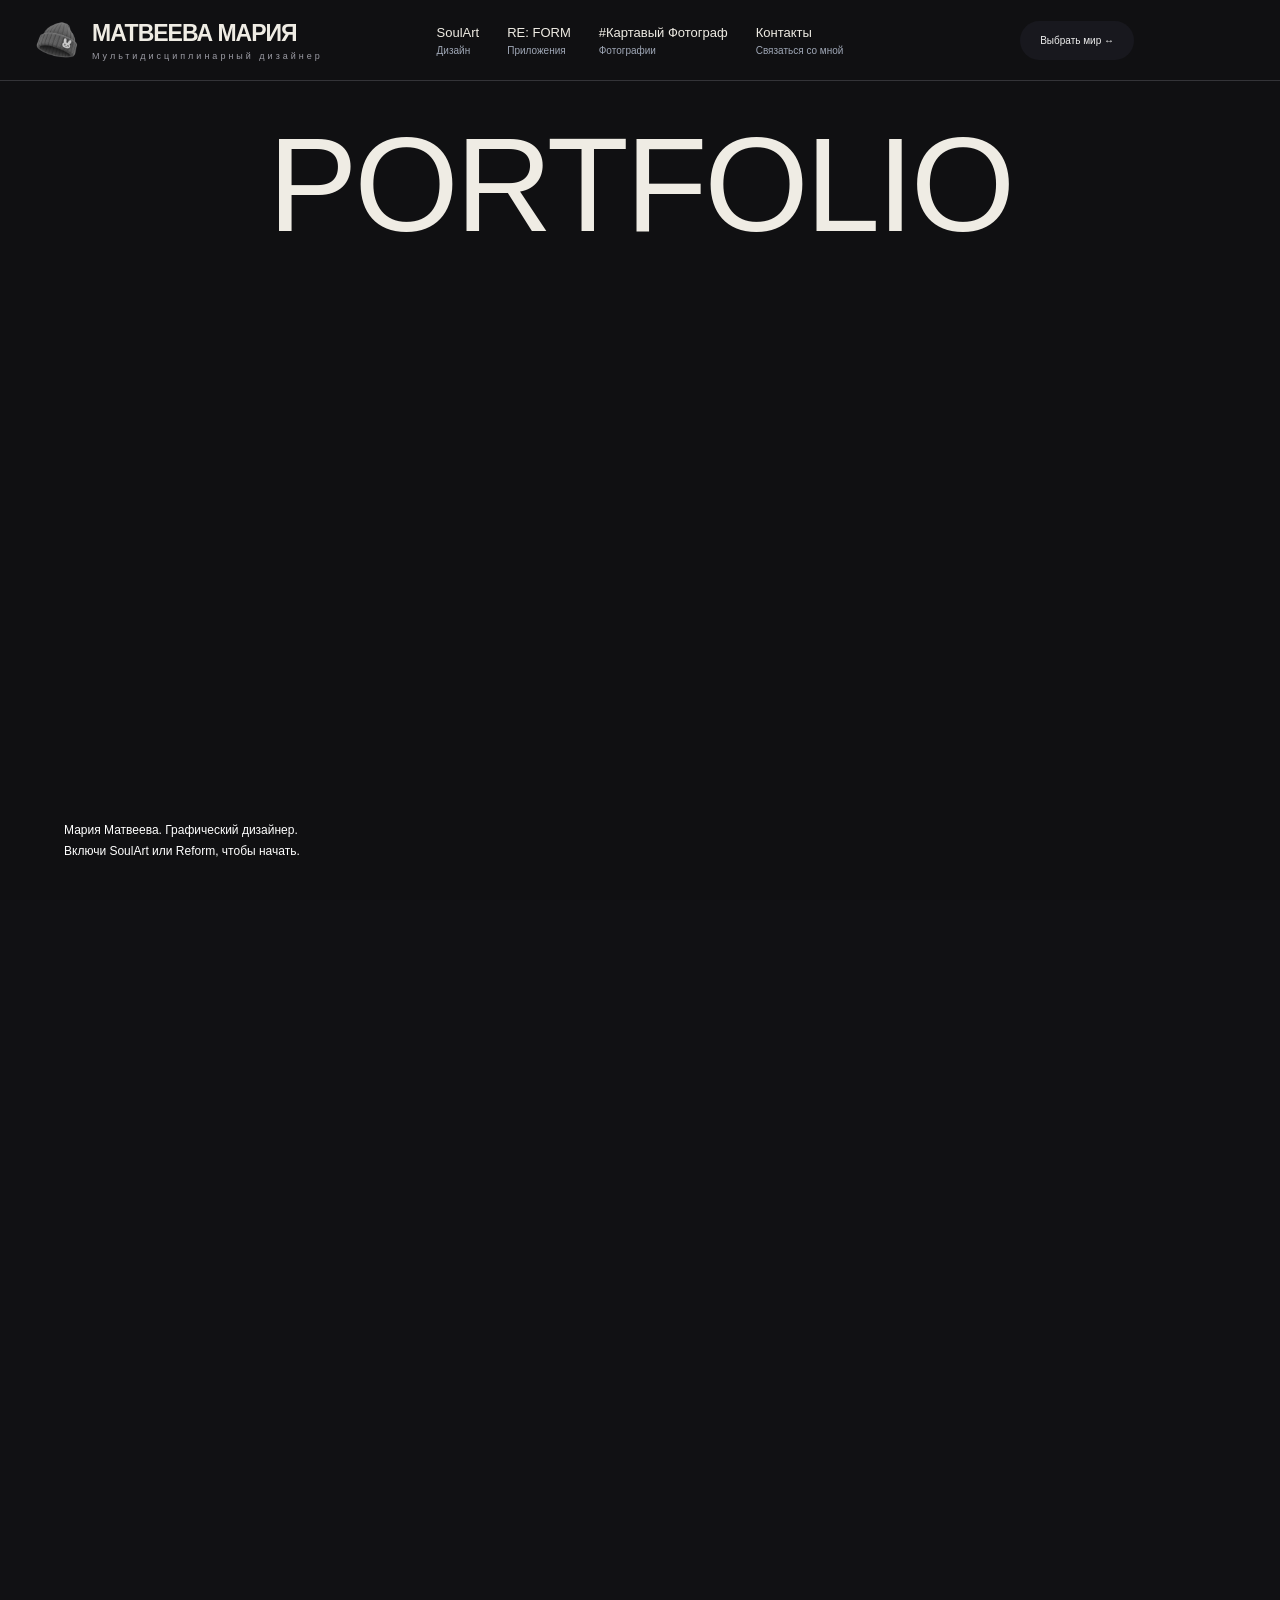
<file: index.html>
<!doctype html><html lang="ru"><meta charset="utf-8"><meta name="viewport" content="width=device-width,initial-scale=1"><meta http-equiv="refresh" content="0;url=personal-portfolio-concept/folders.html"><title>Матвеева Мария - портфолио</title><a href="personal-portfolio-concept/folders.html">Открыть портфолио</a></html>
</file>
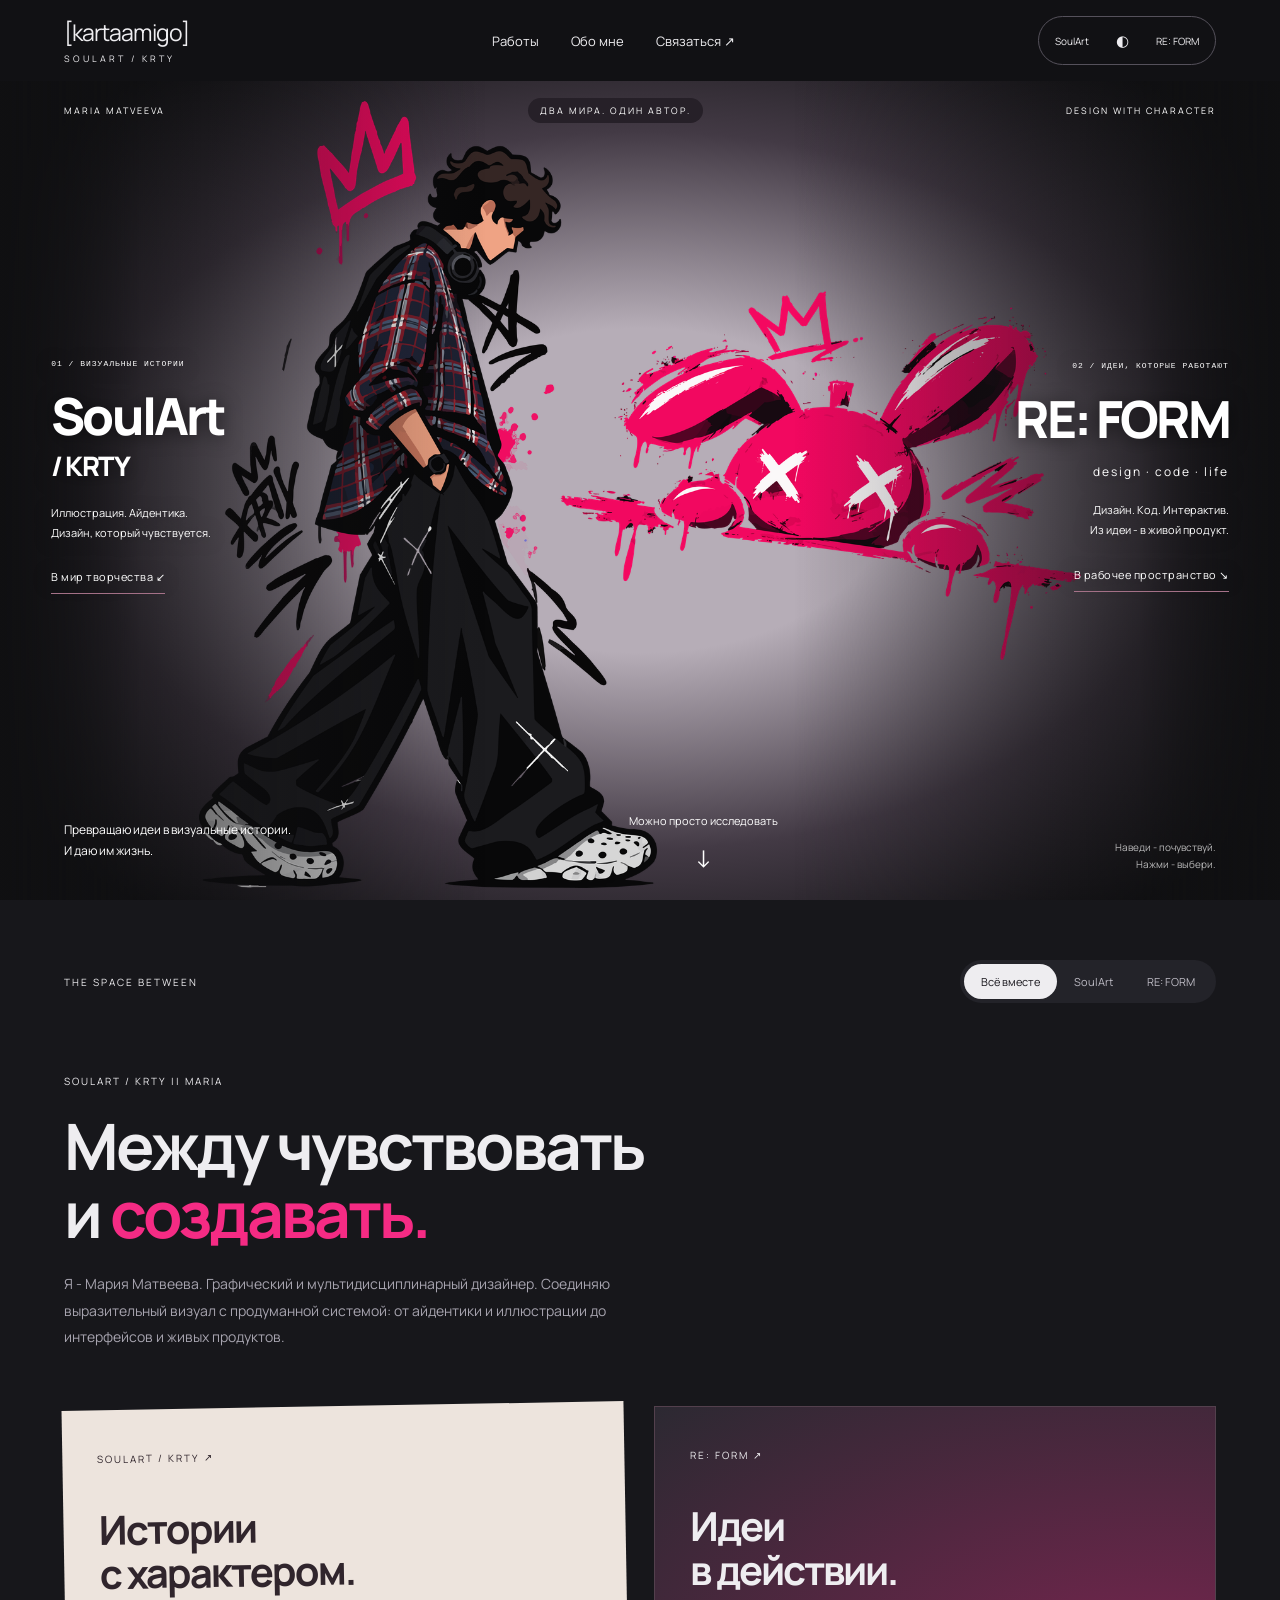
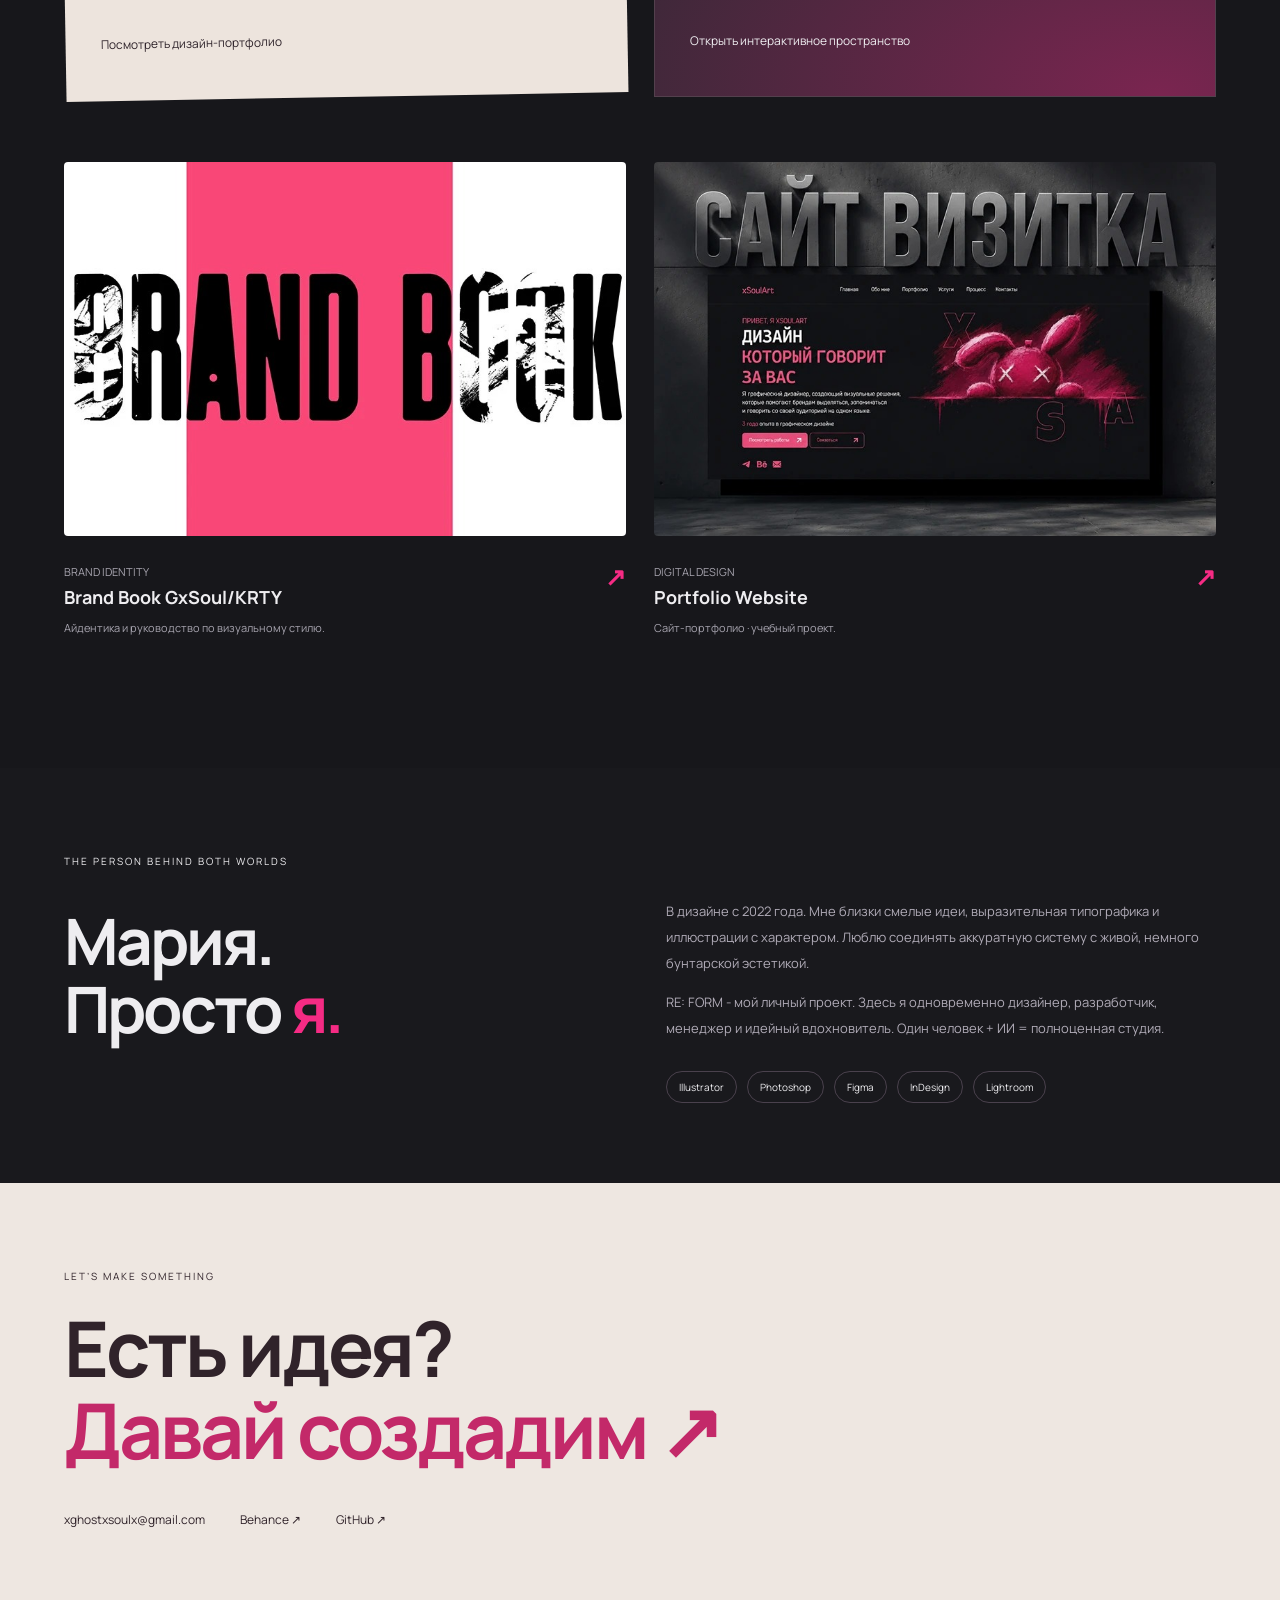
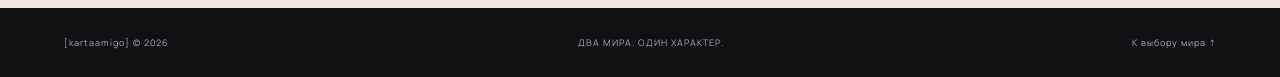
<file: dual-world/index.html>
<!doctype html>
<html lang="ru">
<head><meta charset="utf-8"><meta name="viewport" content="width=device-width,initial-scale=1"><meta name="theme-color" content="#111114"><title>Maria Matveeva · два мира, один автор</title><link rel="stylesheet" href="style.css?v=23"><link rel="stylesheet" href="hero.css?v=23"><link rel="stylesheet" href="reform-scene.css?v=23"><link rel="stylesheet" href="world-scene.css?v=23"><link rel="stylesheet" href="new-motion.css?v=23"><script src="app.js?v=portfolio-refresh-76" defer></script><script src="game.js?v=portfolio-refresh-76" defer></script><script src="reform-scene.js?v=portfolio-refresh-76" defer></script><script src="world-scene.js?v=local-fonts-99" defer></script><link rel="stylesheet" href="desktop.css?v=23"><link rel="icon" href="../favicon.ico?v=logo-102" sizes="16x16 32x32 48x48 64x64 128x128 256x256" type="image/x-icon"><link rel="icon" href="../favicon-96.png?v=logo-102" sizes="96x96" type="image/png"><link rel="apple-touch-icon" href="../apple-touch-icon.png?v=logo-102" sizes="180x180"><link rel="manifest" href="../site.webmanifest"><meta name="application-name" content="Kartaamigo"><meta name="apple-mobile-web-app-title" content="Kartaamigo"><meta name="msapplication-TileImage" content="../site-icon-192.png"><meta name="msapplication-TileColor" content="#101012"></head>
<body data-world="neutral" data-preview="neutral">
<header><a class="wordmark" href="#home">[kartaamigo]<span>SOULART / KRTY</span></a><nav aria-label="Навигация"><a href="#content">Работы</a><a href="#about">Обо мне</a><a href="#contact">Связаться ↗</a></nav><div class="header-worlds" role="group" aria-label="Выбор мира"><button data-switch="art" aria-pressed="false">SoulArt</button><button class="world-reset" type="button">◐</button><button data-switch="digital" aria-pressed="false">RE: FORM</button></div></header>
<main><section class="hero" id="home" aria-label="Выбери направление"><div class="paper-scene" aria-hidden="true"><span class="paper-word">CREATE<br>FEEL<br>REPEAT.</span><span class="doodle">✳</span><span class="scribble">a little chaos,<br>a lot of character.</span></div><div class="digital-scene" aria-hidden="true"><div class="scene-grid"></div><span class="orbit orbit-a"></span><span class="orbit orbit-b"></span><div class="float-chip">RE: FORM<br><b>DESIGN → CODE → LIFE</b></div></div>
<div class="hero-top"><span>MARIA MATVEEVA</span><span>ДВА МИРА. ОДИН АВТОР.</span><span>DESIGN WITH CHARACTER</span></div>
<div class="hero-artwork"><div class="artwork-track"><img class="artwork-neutral" src="assets/hero-neutral-character-v2.png" alt="" fetchpriority="high"><img class="artwork-art" src="assets/hero-art-v2.png" alt="Розовый заяц SoulArt"><div class="digital-frame"><div class="reform-art reform-playground"><img class="reform-static" src="assets/reform/provided-details/bunny-stationary-restored.png" alt="Синий заяц RE: FORM на чёрной платформе"><button class="reform-prop motion-card" type="button" aria-label="Дизайн + код. От эскиза до живого интерфейса." aria-describedby="reform-dialog" data-message="Дизайн + код. От эскиза до живого интерфейса."><img src="assets/reform/provided-details/card.png" alt=""></button><button class="reform-prop motion-blur" type="button" aria-label="Один человек + ИИ. Направление и решения - мои." aria-describedby="reform-dialog" data-message="Один человек + ИИ. Направление и решения - мои."><img src="assets/reform/provided-details/blur.png" alt=""></button><button class="reform-prop motion-scribble" type="button" aria-label="Немного экспериментов, много собственного характера." aria-describedby="reform-dialog" data-message="Немного экспериментов, много собственного характера."><img src="assets/reform/provided-details/scribble.png" alt=""></button><button class="reform-prop motion-signal" type="button" aria-label="Есть связь! Давай превратим твою идею в проект." aria-describedby="reform-dialog" data-message="Есть связь! Давай превратим твою идею в проект."><img src="assets/reform/provided-details/signal.png" alt=""></button><button class="reform-prop motion-arc" type="button" aria-label="От первой мысли до продукта - один непрерывный процесс." aria-describedby="reform-dialog" data-message="От первой мысли до продукта - один непрерывный процесс."><img src="assets/reform/provided-details/arc.png" alt=""></button><button class="reform-prop motion-plus" type="button" aria-label="А что, если попробовать? Добавим ещё одну идею." aria-describedby="reform-dialog" data-message="А что, если попробовать? Добавим ещё одну идею."><img src="assets/reform/provided-details/plus.png" alt=""></button><button class="reform-prop motion-drop" type="button" aria-label="Из свободной идеи - в форму, смысл и работающий продукт." aria-describedby="reform-dialog" data-message="Из свободной идеи - в форму, смысл и работающий продукт."><img src="assets/reform/provided-details/drop.png" alt=""></button><button class="reform-prop motion-error" type="button" aria-label="Ошибки - часть процесса. Пробую, исправляю, создаю." aria-describedby="reform-dialog" data-message="Ошибки - часть процесса. Пробую, исправляю, создаю."><img src="assets/reform/provided-details/error.png" alt=""></button><button class="reform-prop motion-stroke" type="button" aria-label="Немного смелости - и идея обретает свой характер." aria-describedby="reform-dialog" data-message="Немного смелости - и идея обретает свой характер."><img src="assets/reform/provided-details/stroke.png" alt=""></button><button class="reform-prop motion-ball" type="button" aria-label="Большие проекты начинаются с маленькой идеи." aria-describedby="reform-dialog" data-message="Большие проекты начинаются с маленькой идеи."><img src="assets/reform/provided-details/ball.png" alt=""></button><button class="reform-prop motion-spray" type="button" aria-label="Дизайн с характером. Скучные решения здесь не задерживаются." aria-describedby="reform-dialog" data-message="Дизайн с характером. Скучные решения здесь не задерживаются."><img src="assets/reform/provided-details/spray.png" alt=""></button><button class="reform-prop motion-screen" type="button" aria-label="Привет! Ты на стороне RE: FORM. Здесь идеи оживают." aria-describedby="reform-dialog" data-message="Привет! Ты на стороне RE: FORM. Здесь идеи оживают."><img src="assets/reform/provided-details/screen.png" alt=""></button><div class="reform-pixel-dialog" id="reform-dialog" role="tooltip" hidden><span>RE: FORM / HELLO_</span><p></p></div><span class="reform-scene-hint">Наведи на деталь или нажми ✦</span></div></div></div></div>
<div class="choices"><button type="button" class="choice choice-art" data-pick="art"><span class="choice-index">01 / ВИЗУАЛЬНЫЕ ИСТОРИИ</span><h1>SoulArt<span>/ KRTY</span></h1><p>Иллюстрация. Айдентика.<br>Дизайн, который чувствуется.</p><span class="choice-link">В мир творчества ↙</span></button><button type="button" class="choice choice-digital" data-pick="digital"><span class="choice-index">02 / ИДЕИ, КОТОРЫЕ РАБОТАЮТ</span><h2>RE: FORM<span>design · code · life</span></h2><p>Дизайн. Код. Интерактив.<br>Из идеи - в живой продукт.</p><span class="choice-link">В рабочее пространство ↘</span></button></div>
<div class="hero-bottom"><p id="hero-caption">Превращаю идеи в визуальные истории.<br>И даю им жизнь.</p><a href="#content" class="scroll-cue">Можно просто исследовать <span>↓</span></a><span class="small-note">Наведи - почувствуй.<br>Нажми - выбери.</span></div></section>
<section id="content" class="content-section"><div class="section-top"><span id="section-kicker">THE SPACE BETWEEN</span><div class="world-tabs" role="group" aria-label="Направление"><button data-switch="neutral" aria-pressed="true">Всё вместе</button><button data-switch="art" aria-pressed="false">SoulArt</button><button data-switch="digital" aria-pressed="false">RE: FORM</button></div></div>
<div id="neutral-content" class="world-content"><div class="intro"><span class="eyebrow">SOULART / KRTY || MARIA</span><h2>Между чувствовать<br>и <em>создавать.</em></h2><p>Я - Мария Матвеева. Графический и мультидисциплинарный дизайнер. Соединяю выразительный визуал с продуманной системой: от айдентики и иллюстрации до интерфейсов и живых продуктов.</p></div><div class="gateway-grid"><button data-switch="art" class="gateway art-gateway"><span>SOULART / KRTY ↗</span><h3>Истории<br>с характером.</h3><p>Посмотреть дизайн-портфолио</p></button><button data-switch="digital" class="gateway digital-gateway"><span>RE: FORM ↗</span><h3>Идеи<br>в действии.</h3><p>Открыть интерактивное пространство</p></button></div><div class="neutral-projects"></div></div>
<div id="art-content" class="world-content" hidden><div class="intro"><span class="eyebrow">SELECTED WORK / SOULART</span><h2>Немного хаоса.<br>Много <em>характера.</em></h2><p>Айдентика, редакционный дизайн и цифровые истории. Работы, в которых идея становится визуальным языком.</p></div><div class="project-grid" id="art-projects"></div></div>
<div id="digital-content" class="world-content" hidden><div class="app-intro"><div><span class="eyebrow">АВТОРСКАЯ СТУДИЯ ОДНОГО ЧЕЛОВЕКА</span><h2>RE: FORM <em>studio.</em></h2></div><p>Дизайн → код → продукт.<br>Идеи обретают форму.</p></div><div class="workspace"><aside><a href="#home" class="app-brand">RE: FORM<span>independent digital studio</span></a><div class="app-nav" role="group" aria-label="Разделы студии"><button class="active" data-panel="overview">◈ Студия</button><button data-panel="projects">▦ Проекты</button><button data-panel="notes">▤ Заметки <span id="note-count">0</span></button><button data-panel="focus">◷ Фокус</button></div><div class="sidebar-foot"><span class="status-dot"></span> Открыта к сотрудничеству<br><small>ОДИН ЧЕЛОВЕК + ИИ</small></div></aside><div class="app-main"><div class="app-toolbar"><span id="app-breadcrumb">RE: FORM / Студия</span><span>DESIGNED BY MARIA ↗</span></div>
<section data-app-panel="overview"><div class="welcome"><span>INDEPENDENT DIGITAL STUDIO_</span><h3>Из идеи.<br>В <em>живой продукт.</em></h3><p>Я объединяю дизайн и код в одном процессе. От первой концепции до интерфейса, с которым хочется взаимодействовать.</p><button class="solid" data-panel="projects">Открыть проекты ↗</button><span class="welcome-orb" aria-hidden="true"></span></div><div class="app-card-grid"><button class="app-card" data-panel="projects"><span>01 / SELECTED PROJECT ↗</span><h4>RE: FORM<br>LIFE.</h4><p>Дизайн · код · ИИ-ассистент EVE</p></button><a class="app-card" href="https://t.me/designeramigo" target="_blank" rel="noopener"><span>02 / LET’S CREATE ↗</span><h4>Твоя идея.<br>Наша точка старта.</h4><p>Обсудить будущий проект</p></a></div><div class="app-manifesto"><span>ONE MIND. MANY POSSIBILITIES.</span><p>Полный цикл создания продукта: концепция, дизайн, разработка и тестирование. ИИ помогает ускорять рутинные задачи - направление и решения остаются моими.</p></div></section>
<section data-app-panel="projects" hidden><div class="app-heading"><h3>Проекты</h3><span>DESIGN / CODE / AI</span></div><article class="life-card"><span>КОНЦЕПЦИЯ ЭКОСИСТЕМЫ</span><h4>RE: FORM<br><em>LIFE</em></h4><p>Интеллектуальная экосистема для планирования жизни с ИИ-ассистентом EVE.</p><a class="solid" href="https://t.me/designeramigo" target="_blank" rel="noopener">Обсудить проект ↗</a></article><div id="digital-projects" class="project-grid"></div></section>
<section data-app-panel="play" hidden><div class="app-heading"><h3>Поймай идею.</h3><span>PLAY WITH RE: FORM_</span></div><div class="play-info"><p>Проведи зайца от первой мысли до готового продукта.<br>Лови светящиеся пиксели по порядку.</p><span id="game-score">00 / 05</span></div><div class="game-board"><div id="game-scene" aria-hidden="true"></div><span class="game-grid" aria-hidden="true"></span><button class="idea-pixel" id="idea-pixel" type="button"><span>✦</span><b>01 / ИДЕЯ</b></button><div class="game-floor" aria-hidden="true"></div><span class="game-label">RE: FORM / IDEA LAB</span></div><div class="game-detail" aria-live="polite"><span id="game-step">01 / ИДЕЯ</span><p id="game-description">Каждый продукт начинается с «а что, если…».</p></div><div class="game-actions"><button id="game-reset" type="button">Начать заново ↺</button><a href="https://t.me/designeramigo" target="_blank" rel="noopener" id="game-contact" hidden>Есть своя идея? Давай создадим ↗</a></div></section>
<section data-app-panel="notes" hidden><div class="app-heading"><h3>Твои заметки</h3><span>МЫСЛИ, КОТОРЫЕ СТОИТ СОХРАНИТЬ</span></div><form id="note-form"><label for="note-title">Название идеи</label><input id="note-title" maxlength="80" placeholder="А что, если…" required><label for="note-body">Заметка</label><textarea id="note-body" maxlength="2000" rows="4" placeholder="Поймай мысль, пока она здесь." required></textarea><div class="form-bottom"><span>Личные заметки в твоём браузере.<br>Они не отправляются Марии.</span><button type="submit" class="solid">Сохранить ↗</button></div></form><p id="storage-message" role="status"></p><div id="notes-list"></div></section>
<section data-app-panel="focus" hidden><div class="app-heading"><h3>Режим фокуса</h3><span>ОДНА ЗАДАЧА ЗА РАЗ</span></div><div class="focus-card"><span>ВРЕМЯ ДЛЯ ТВОЕЙ ИДЕИ</span><div id="timer">25:00</div><div class="timer-actions"><button class="solid" id="timer-toggle">Начать</button><button id="timer-reset">Сначала ↺</button></div><p id="timer-status" role="status">Отключи лишнее. Выбери одну задачу.</p></div><form id="task-form"><label for="task-input">Что сделаем за эту сессию?</label><div class="task-input-row"><input id="task-input" maxlength="120" placeholder="Моя маленькая цель" required><button class="solid" type="submit">Добавить</button></div></form><div id="task-list"></div></section>
</div></div></div></section>
<section id="about" class="about-section"><span class="eyebrow">THE PERSON BEHIND BOTH WORLDS</span><div><h2>Мария.<br>Просто <em>я.</em></h2><div class="about-copy"><p>В дизайне с 2022 года. Мне близки смелые идеи, выразительная типографика и иллюстрации с характером. Люблю соединять аккуратную систему с живой, немного бунтарской эстетикой.</p><p>RE: FORM - мой личный проект. Здесь я одновременно дизайнер, разработчик, менеджер и идейный вдохновитель. Один человек + ИИ = полноценная студия.</p><div class="skill-tags"><span>Illustrator</span><span>Photoshop</span><span>Figma</span><span>InDesign</span><span>Lightroom</span></div></div></div></section>
<section id="contact" class="contact-section"><span class="eyebrow">LET’S MAKE SOMETHING</span><h2>Есть идея?<br><a href="https://t.me/designeramigo" target="_blank" rel="noopener">Давай создадим ↗</a></h2><div><a href="mailto:xghostxsoulx@gmail.com">xghostxsoulx@gmail.com</a><a href="https://www.behance.net/tuumiyurmirazh" target="_blank" rel="noopener">Behance ↗</a><a href="https://github.com/kartaamigo" target="_blank" rel="noopener">GitHub ↗</a></div></section></main><footer><span>[kartaamigo] © 2026</span><span>ДВА МИРА. ОДИН ХАРАКТЕР.</span><a href="#home">К выбору мира ↑</a></footer><div class="sr-only" id="world-status" aria-live="polite"></div>
</body></html>
</file>
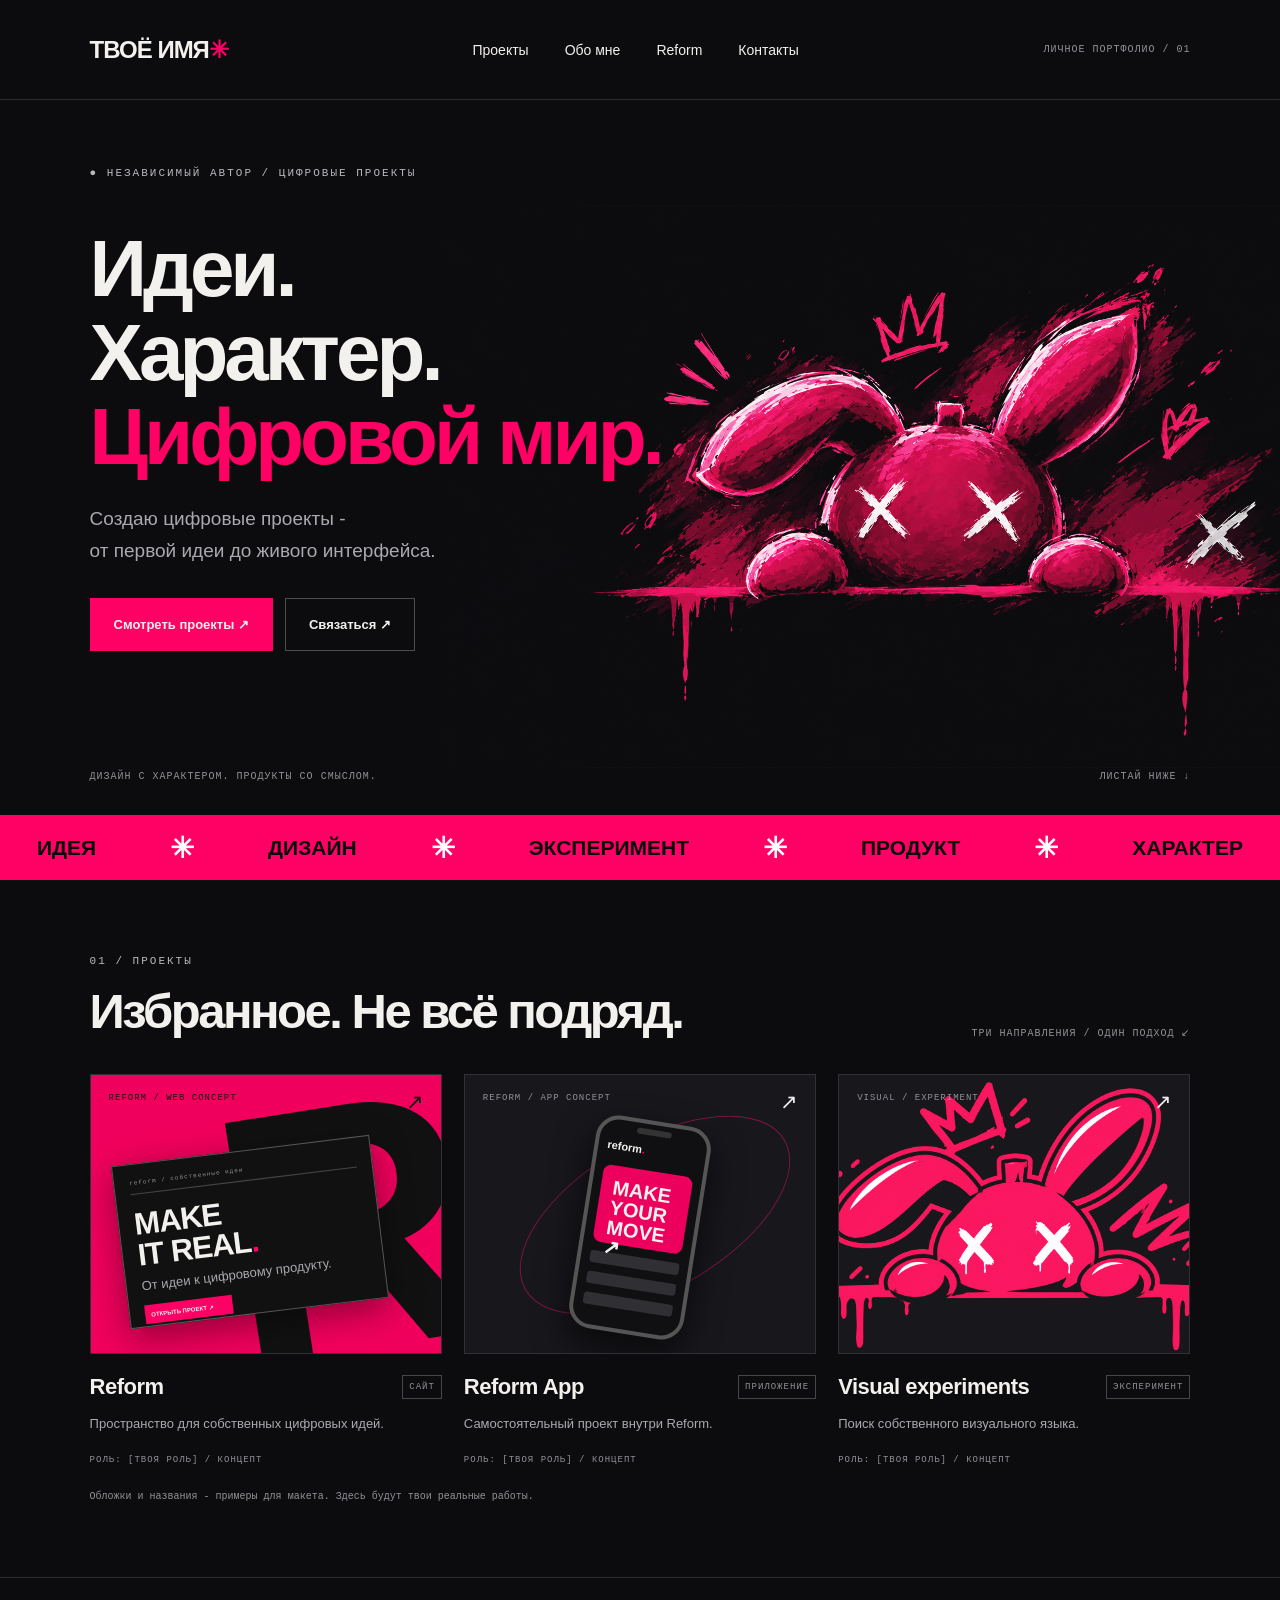
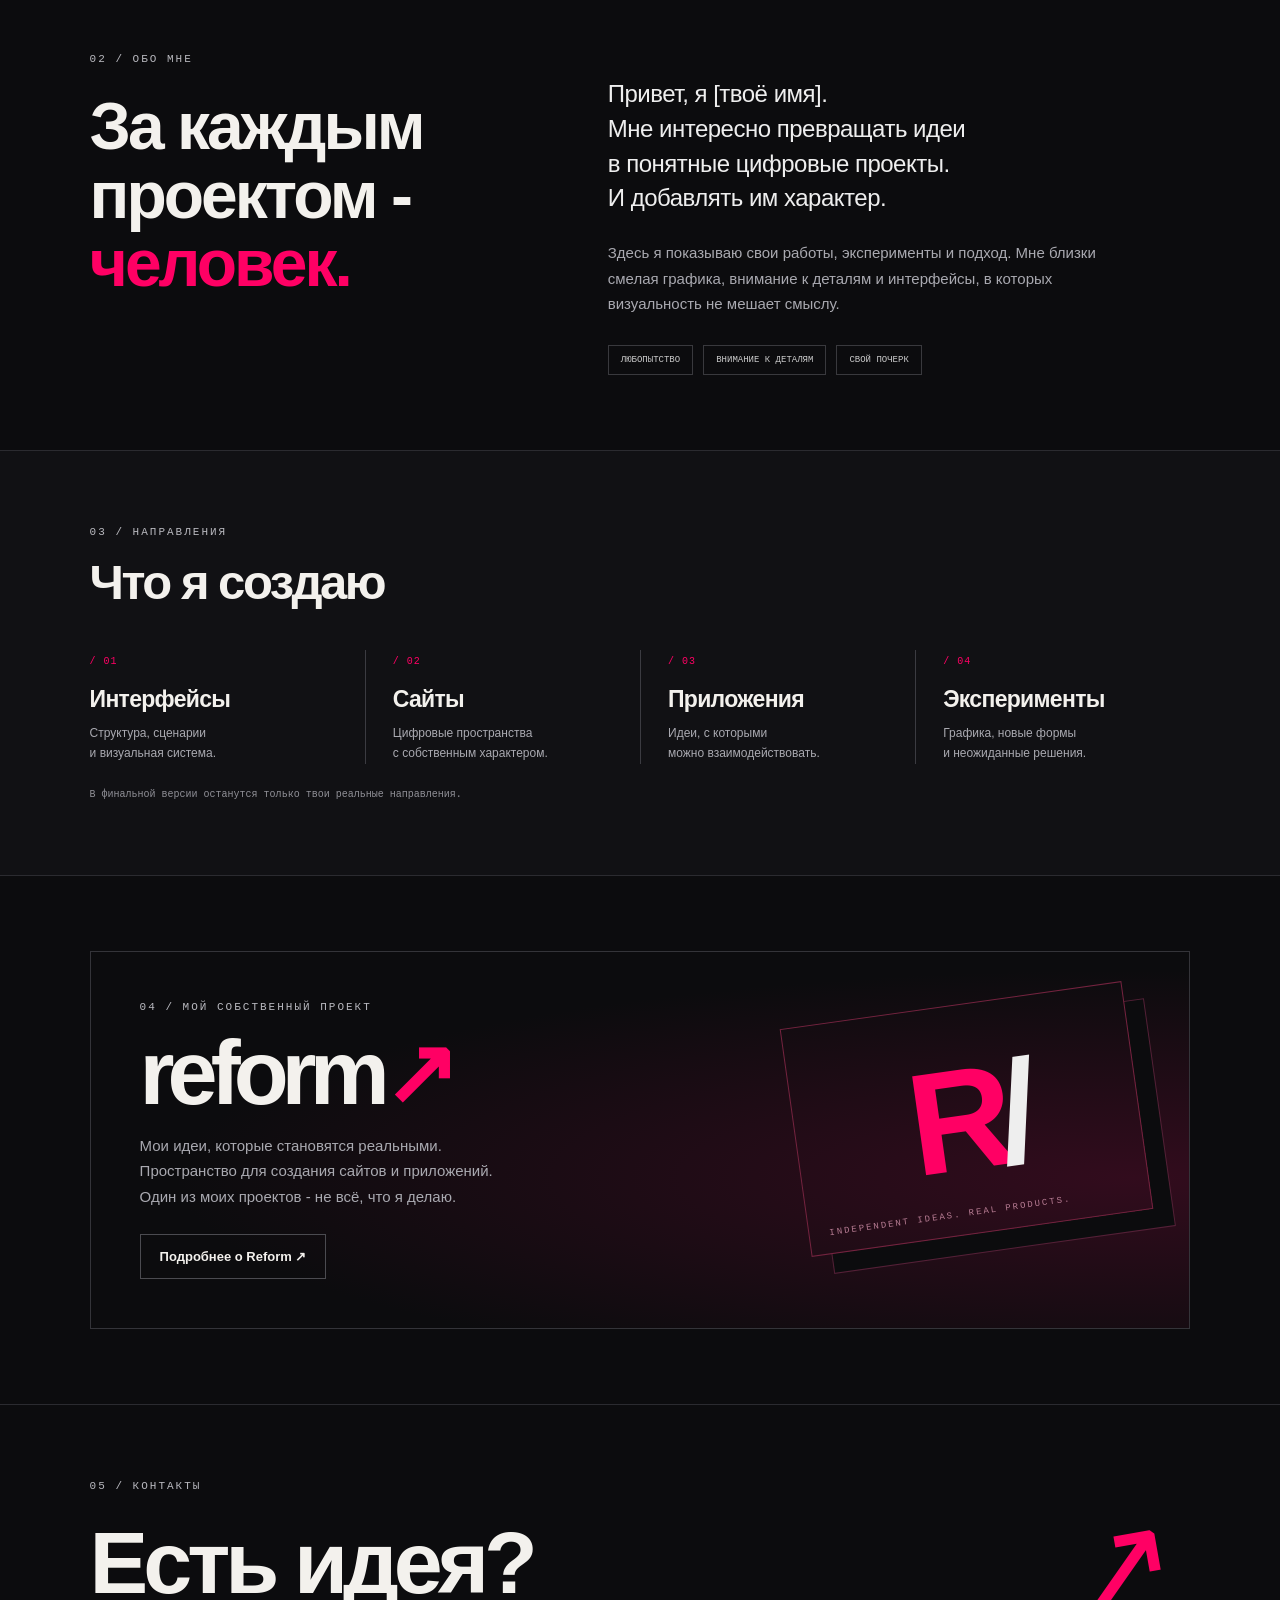
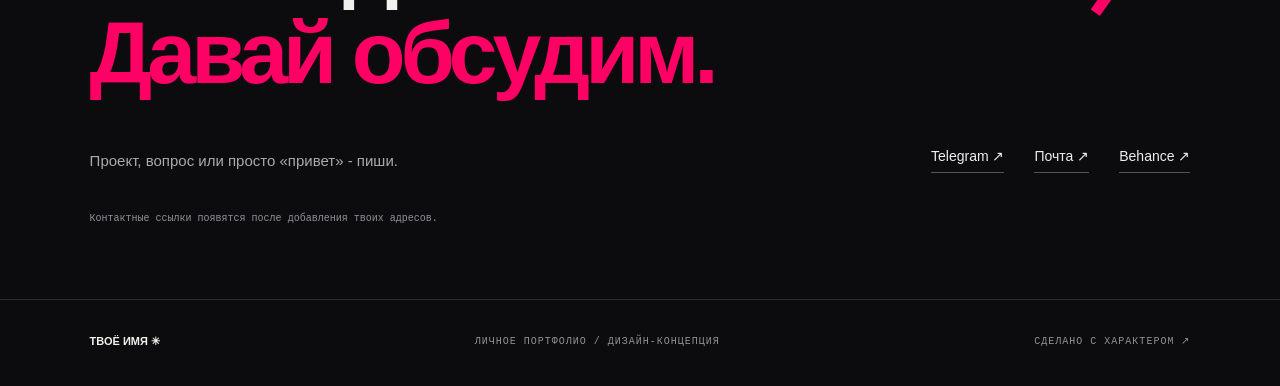
<file: personal-portfolio-concept/index.html>
<!doctype html><html lang="ru"><head><meta charset="utf-8"><meta name="viewport" content="width=device-width,initial-scale=1"><title>Личное портфолио</title><link rel="stylesheet" href="style.css"><link rel="icon" href="../favicon.ico?v=section-favicon-106" sizes="16x16 32x32 48x48 64x64 128x128 256x256" type="image/x-icon"><link rel="icon" href="../favicon-96.png?v=section-favicon-106" sizes="96x96" type="image/png"><link rel="apple-touch-icon" href="../apple-touch-icon.png?v=logo-102" sizes="180x180"><link rel="manifest" href="../site.webmanifest"><meta name="application-name" content="Kartaamigo"><meta name="apple-mobile-web-app-title" content="Kartaamigo"><meta name="msapplication-TileImage" content="../site-icon-192.png"><meta name="msapplication-TileColor" content="#101012"><script src="section-favicon.js?v=section-favicon-106" defer></script></head><body>
<header><b>ТВОЁ ИМЯ<span>✳</span></b><nav><a href="#projects">Проекты</a><a href="#about">Обо мне</a><a href="#reform">Reform</a><a href="#contacts">Контакты</a></nav><small>ЛИЧНОЕ ПОРТФОЛИО / 01</small></header>
<section class="hero"><img src="assets/bunny-graffiti.jpg" alt="Розовый граффити-кролик"><div class="copy"><div class="eyebrow">● НЕЗАВИСИМЫЙ АВТОР / ЦИФРОВЫЕ ПРОЕКТЫ</div><h1>Идеи.<br>Характер.<br><span>Цифровой мир.</span></h1><p>Создаю цифровые проекты -<br>от первой идеи до живого интерфейса.</p><div class="actions"><a class="button primary" href="#projects">Смотреть проекты ↗</a><a class="button" href="#contacts">Связаться ↗</a></div></div><div class="hero-bottom"><small>ДИЗАЙН С ХАРАКТЕРОМ. ПРОДУКТЫ СО СМЫСЛОМ.</small><small>ЛИСТАЙ НИЖЕ ↓</small></div></section>
<div class="ticker">ИДЕЯ <span>✳</span> ДИЗАЙН <span>✳</span> ЭКСПЕРИМЕНТ <span>✳</span> ПРОДУКТ <span>✳</span> ХАРАКТЕР</div>
<section id="projects"><div class="section-head"><div><div class="eyebrow">01 / ПРОЕКТЫ</div><h2>Избранное. Не всё подряд.</h2></div><small>ТРИ НАПРАВЛЕНИЯ / ОДИН ПОДХОД ↙</small></div><div class="projects">
<article><div class="cover web"><small>REFORM / WEB CONCEPT</small><span class="arrow">↗</span><div class="browser"><small>reform / собственные идеи</small><h3>MAKE<br>IT REAL<span>.</span></h3><p>От идеи к цифровому продукту.</p><b>ОТКРЫТЬ ПРОЕКТ ↗</b></div></div><div class="meta"><h3>Reform</h3><small>САЙТ</small></div><p>Пространство для собственных цифровых идей.</p><small>РОЛЬ: [ТВОЯ РОЛЬ] / КОНЦЕПТ</small></article>
<article><div class="cover app"><small>REFORM / APP CONCEPT</small><span class="arrow">↗</span><div class="orbit"></div><div class="phone"><b>reform<span>.</span></b><div>MAKE<br>YOUR<br>MOVE ↗</div><i></i><i></i><i></i></div></div><div class="meta"><h3>Reform App</h3><small>ПРИЛОЖЕНИЕ</small></div><p>Самостоятельный проект внутри Reform.</p><small>РОЛЬ: [ТВОЯ РОЛЬ] / КОНЦЕПТ</small></article>
<article><div class="cover art"><img src="assets/bunny-clean.png" alt="Графическая обложка"><small>VISUAL / EXPERIMENT</small><span class="arrow">↗</span></div><div class="meta"><h3>Visual experiments</h3><small>ЭКСПЕРИМЕНТ</small></div><p>Поиск собственного визуального языка.</p><small>РОЛЬ: [ТВОЯ РОЛЬ] / КОНЦЕПТ</small></article></div><div class="note">Обложки и названия - примеры для макета. Здесь будут твои реальные работы.</div></section>
<section class="about" id="about"><div><div class="eyebrow">02 / ОБО МНЕ</div><h2>За каждым<br>проектом -<br><span>человек.</span></h2></div><div><p class="intro">Привет, я [твоё имя].<br>Мне интересно превращать идеи<br>в понятные цифровые проекты.<br>И добавлять им характер.</p><p>Здесь я показываю свои работы, эксперименты и подход. Мне близки смелая графика, внимание к деталям и интерфейсы, в которых визуальность не мешает смыслу.</p><div class="tags"><small>ЛЮБОПЫТСТВО</small><small>ВНИМАНИЕ К ДЕТАЛЯМ</small><small>СВОЙ ПОЧЕРК</small></div></div></section>
<section class="create"><div class="eyebrow">03 / НАПРАВЛЕНИЯ</div><h2>Что я создаю</h2><div class="disciplines"><div><small>/ 01</small><h3>Интерфейсы</h3><p>Структура, сценарии<br>и визуальная система.</p></div><div><small>/ 02</small><h3>Сайты</h3><p>Цифровые пространства<br>с собственным характером.</p></div><div><small>/ 03</small><h3>Приложения</h3><p>Идеи, с которыми<br>можно взаимодействовать.</p></div><div><small>/ 04</small><h3>Эксперименты</h3><p>Графика, новые формы<br>и неожиданные решения.</p></div></div><div class="note">В финальной версии останутся только твои реальные направления.</div></section>
<section id="reform"><div class="reform-card"><div class="eyebrow">04 / МОЙ СОБСТВЕННЫЙ ПРОЕКТ</div><h2>reform<span>↗</span></h2><p>Мои идеи, которые становятся реальными.<br>Пространство для создания сайтов и приложений.<br>Один из моих проектов - не всё, что я делаю.</p><a class="button" href="#projects">Подробнее о Reform ↗</a><div class="reform-art">R<span>/</span><small>INDEPENDENT IDEAS. REAL PRODUCTS.</small></div></div></section>
<section class="contact" id="contacts"><div class="eyebrow">05 / КОНТАКТЫ</div><h2>Есть идея?<br><span>Давай обсудим.</span></h2><div class="big-arrow">↗</div><div class="contact-bottom"><p>Проект, вопрос или просто «привет» - пиши.</p><div class="socials"><span>Telegram ↗</span><span>Почта ↗</span><span>Behance ↗</span></div></div><div class="note">Контактные ссылки появятся после добавления твоих адресов.</div></section><footer><b>ТВОЁ ИМЯ ✳</b><small>ЛИЧНОЕ ПОРТФОЛИО / ДИЗАЙН-КОНЦЕПЦИЯ</small><small>СДЕЛАНО С ХАРАКТЕРОМ ↗</small></footer></body></html>
</file>
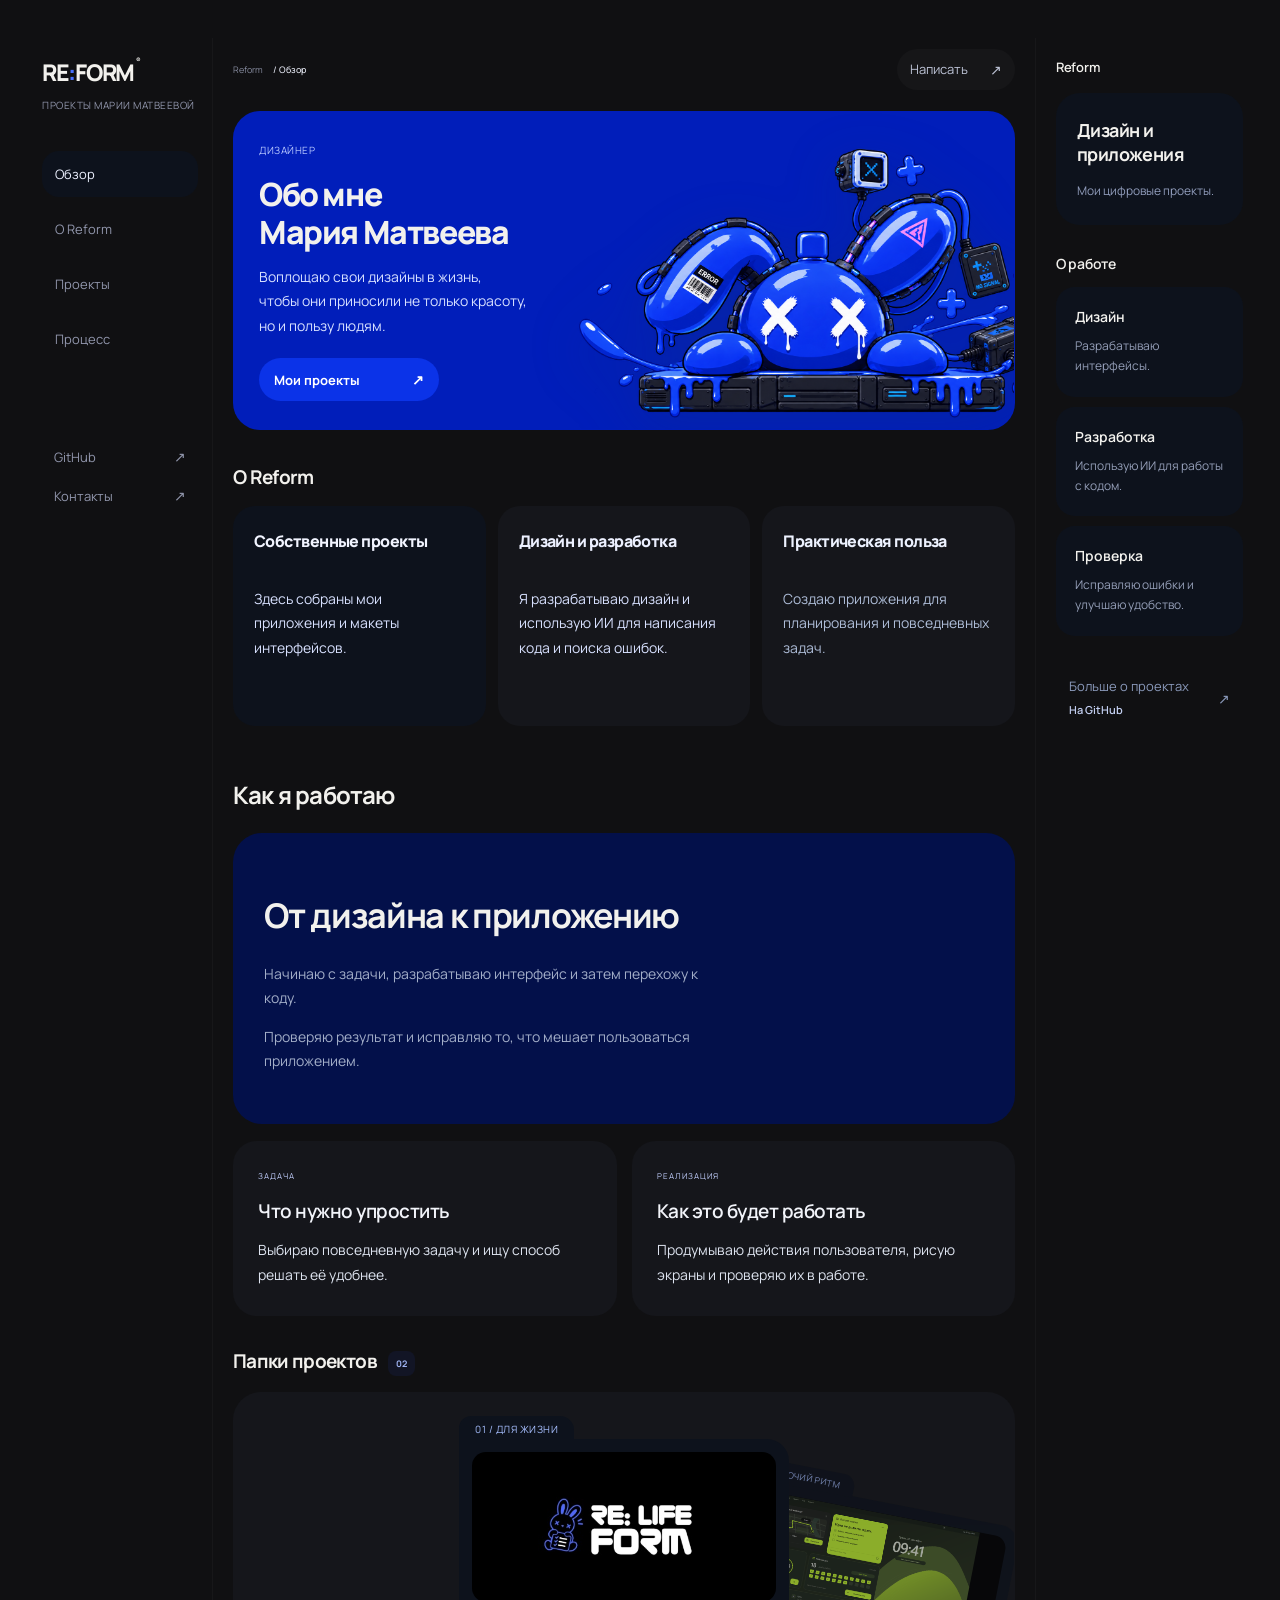
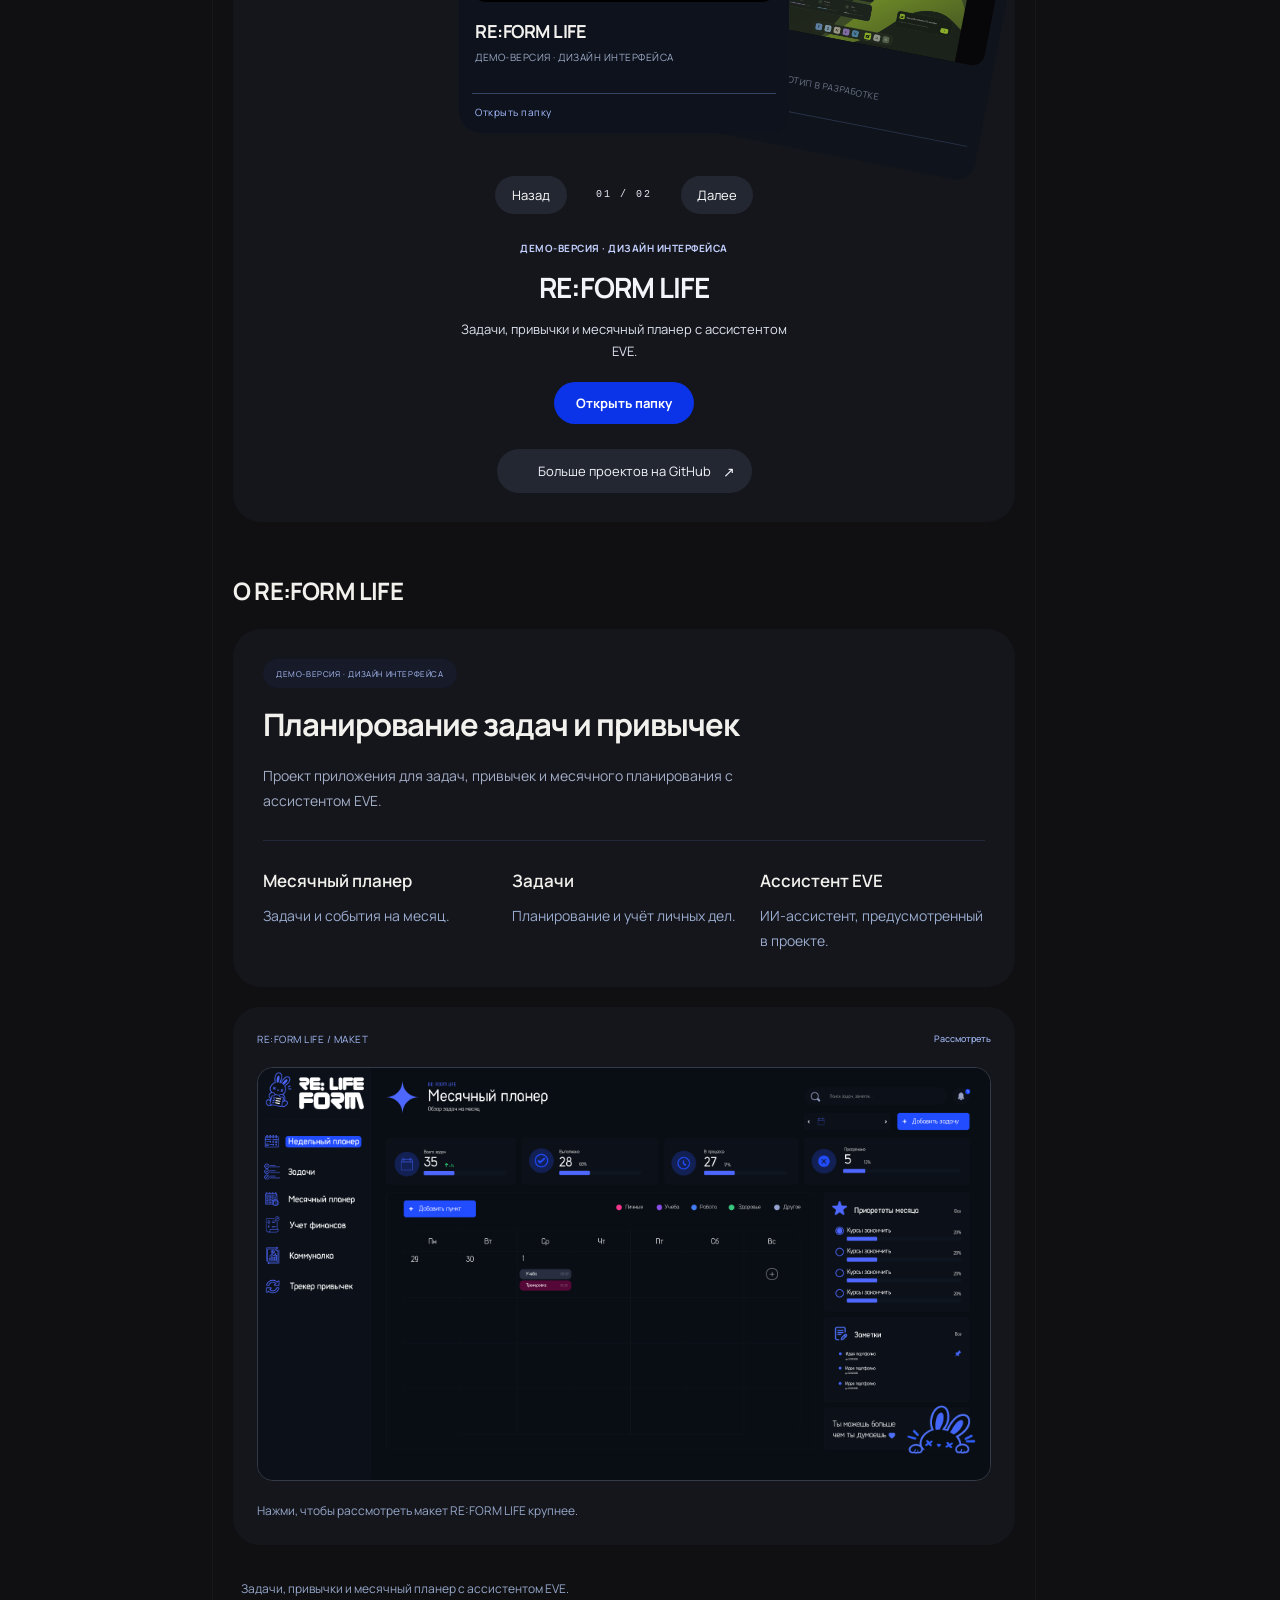
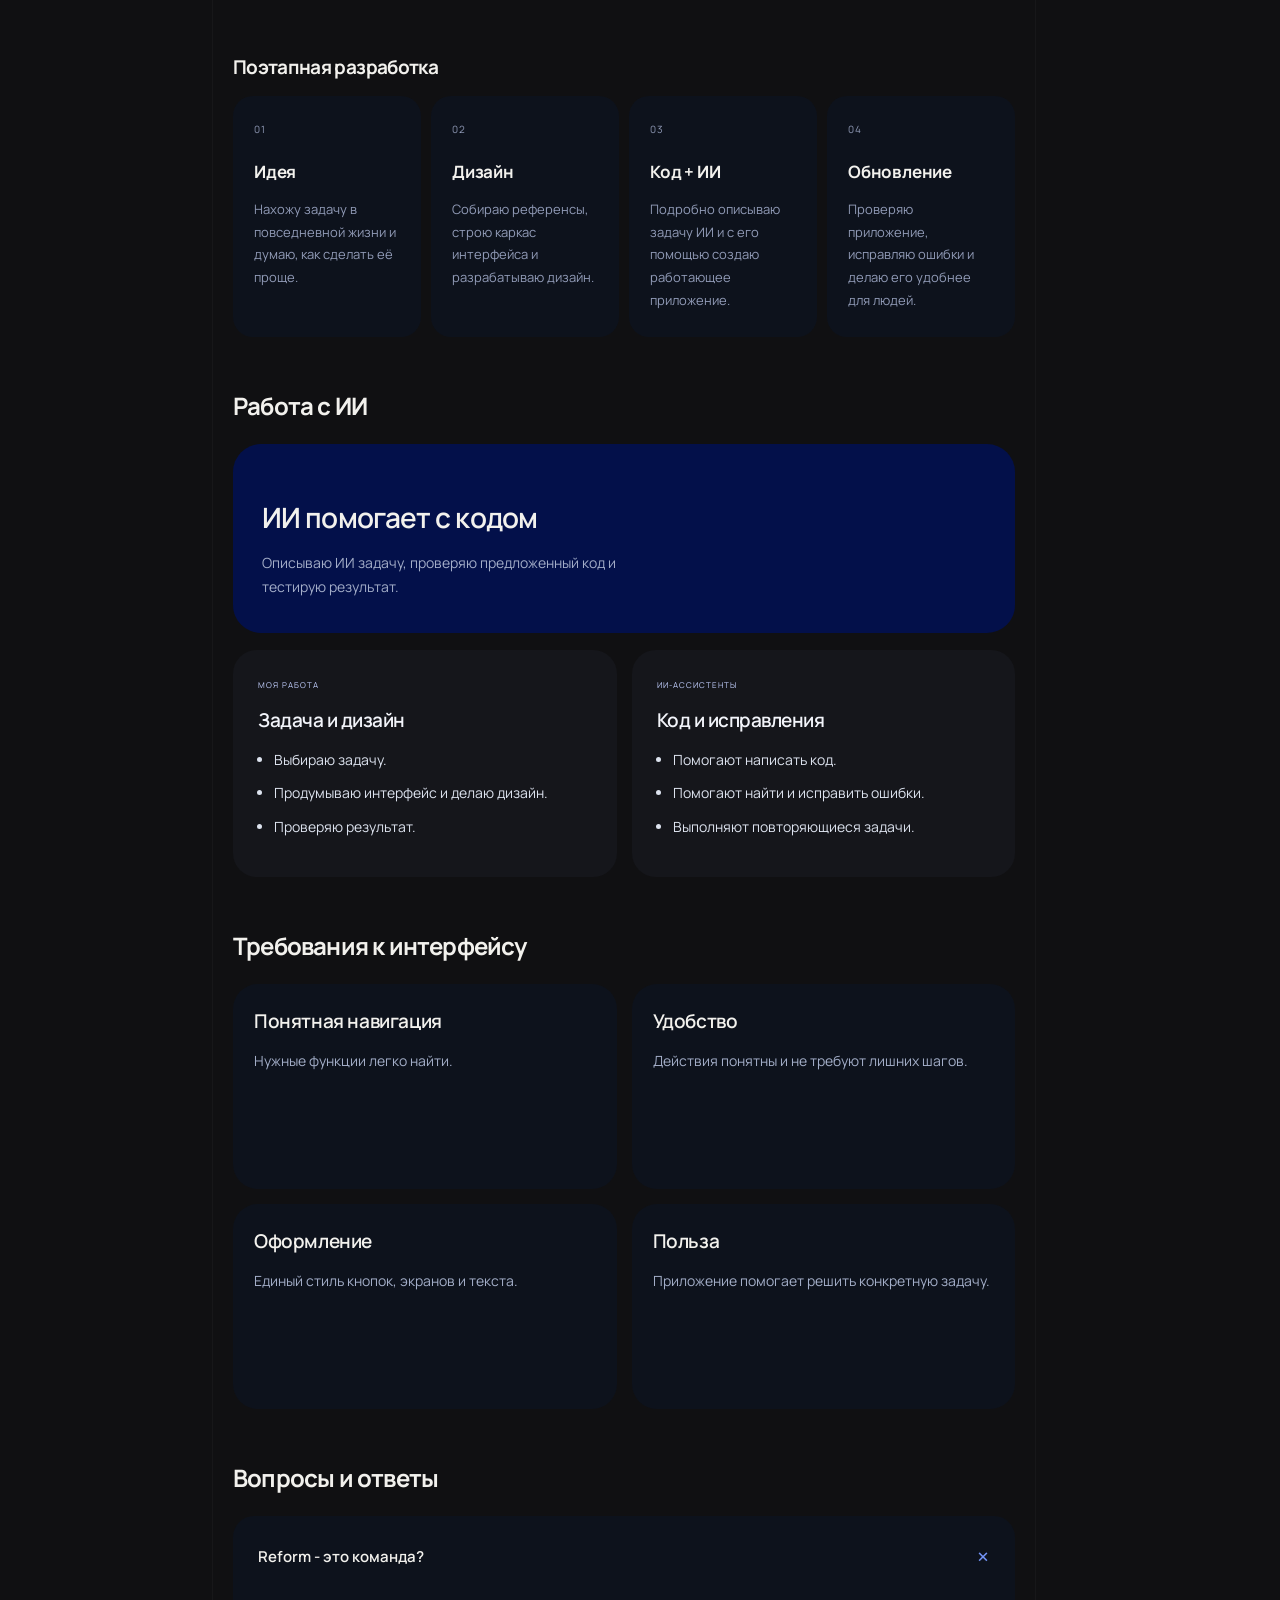
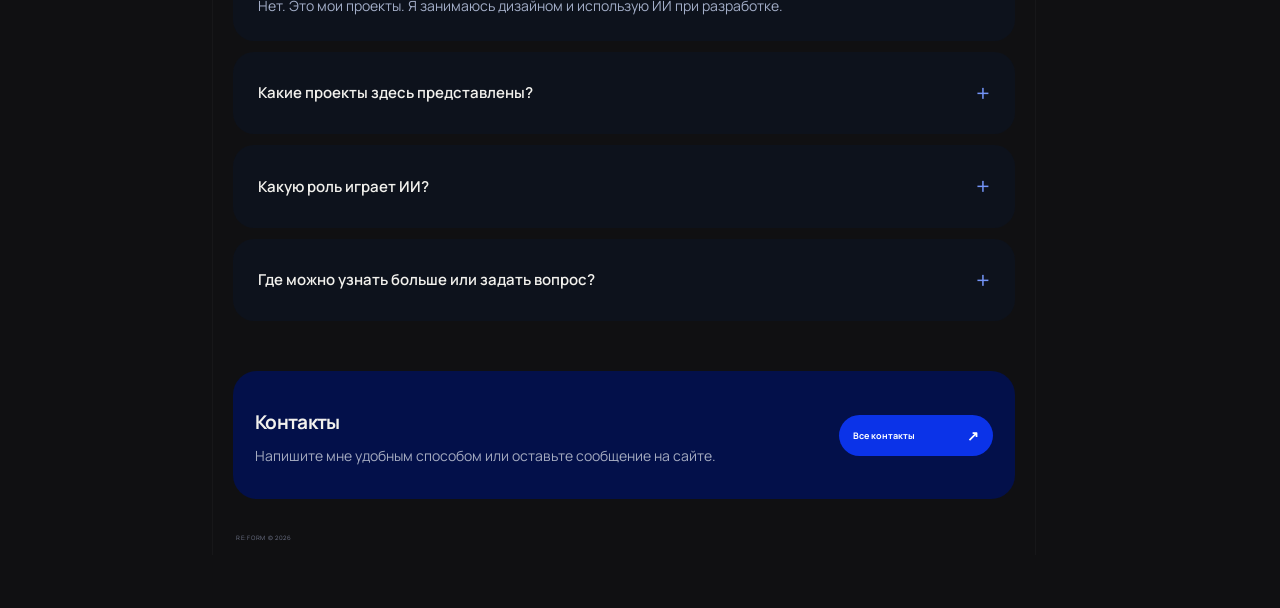
<file: personal-portfolio-concept/reform-space/index.html>
<!doctype html><html lang="ru"><head><meta charset="utf-8"><meta name="viewport" content="width=device-width, initial-scale=1"><meta name="theme-color" content="#101012"><title>RE:FORM - проекты Марии Матвеевой</title><link rel="stylesheet" href="dashboard.css?v=local-fonts-99"><link rel="stylesheet" href="palette.css?v=no-shadow-34"><link rel="stylesheet" href="gallery.css?v=readable-17"><script src="app.js?v=portfolio-refresh-76" defer></script><link rel="stylesheet" href="portfolios.css?v=local-fonts-99"><link rel="stylesheet" href="flat-blue.css?v=folders-35"><script src="embed-navigation.js?v=portfolio-refresh-76" defer></script><script src="project-gallery.js?v=portfolio-refresh-76" defer></script><script src="product-detail.js?v=portfolio-refresh-76" defer></script><script src="readable-ui.js?v=bilingual-95" defer></script><link rel="stylesheet" href="../portfolio-responsive.css?v=section-hats-105"><script src="../portfolio-i18n.js?v=channel-design-109" defer></script><link rel="icon" href="../../favicon.ico?v=section-favicon-106" sizes="16x16 32x32 48x48 64x64 128x128 256x256" type="image/x-icon"><link rel="icon" href="../../favicon-96.png?v=section-favicon-106" sizes="96x96" type="image/png"><link rel="apple-touch-icon" href="../../apple-touch-icon.png?v=logo-102" sizes="180x180"><link rel="manifest" href="../../site.webmanifest"><meta name="application-name" content="Kartaamigo"><meta name="apple-mobile-web-app-title" content="Kartaamigo"><meta name="msapplication-TileImage" content="../../site-icon-192.png"><meta name="msapplication-TileColor" content="#101012"><script src="../section-favicon.js?v=section-favicon-106" defer></script></head><body id="top">

<div class="world"><div class="app-shell" id="workspace">
<aside class="rail"><a class="wordmark" href="#home" aria-label="Reform - начало">RE<span>:</span>FORM<sup>®</sup></a><span class="rail-caption">ПРОЕКТЫ МАРИИ МАТВЕЕВОЙ</span><nav aria-label="Разделы Reform"><a class="active" href="#home" data-section="home"><i>⌂</i><span>Обзор</span></a><a href="#space" data-section="space"><i>◈</i><span>О Reform</span></a><a href="#projects" data-section="projects"><i>▦</i><span>Проекты</span></a><a href="#process" data-section="process"><i>↗</i><span>Процесс</span></a></nav><div class="rail-bottom"><a href="https://github.com/kartaamigo" target="_blank" rel="noopener">GitHub ↗</a><a href="#contact">Контакты ↗</a></div></aside>
<main><header class="topbar"><div class="breadcrumb">Reform <b>/ Обзор</b></div><a href="#contact" class="header-contact"><span class="status-dot"></span> Написать <span>↗</span></a></header>
<section class="hero" id="home"><div class="hero-copy"><span class="eyebrow">ДИЗАЙНЕР</span><h1>Обо мне<br>Мария Матвеева</h1><p>Воплощаю свои дизайны в жизнь,<br>чтобы они приносили не только красоту,<br>но и пользу людям.</p><a class="button light" href="#projects">Мои проекты <span>↗</span></a></div><img class="hero-bunny" src="assets/bunny.png" alt="Синий кролик Reform с крестиками вместо глаз"></section>
<section id="space" class="space"><div class="section-heading"><h2>О Reform <span>✳</span></h2></div><div class="about-grid"><article class="about-card"><h3>Собственные проекты</h3><p>Здесь собраны мои приложения и макеты интерфейсов.</p><span class="card-icon">◈</span></article><article class="about-card lilac"><h3>Дизайн и разработка</h3><p>Я разрабатываю дизайн и использую ИИ для написания кода и поиска ошибок.</p><span class="card-icon">⌘</span></article><article class="about-card mint"><h3>Практическая польза</h3><p>Создаю приложения для планирования и повседневных задач.</p><span class="card-icon">↗</span></article></div></section>
<section id="philosophy" data-nav="space" class="long-section"><div class="section-heading"><h2>Как я работаю</h2></div><article class="big-manifesto"><h3>От дизайна к приложению</h3><p>Начинаю с задачи, разрабатываю интерфейс и затем перехожу к коду.</p><p>Проверяю результат и исправляю то, что мешает пользоваться приложением.</p></article><div class="story-pair"><article><span>ЗАДАЧА</span><h3>Что нужно упростить</h3><p>Выбираю повседневную задачу и ищу способ решать её удобнее.</p></article><article><span>РЕАЛИЗАЦИЯ</span><h3>Как это будет работать</h3><p>Продумываю действия пользователя, рисую экраны и проверяю их в работе.</p></article></div></section>
<section id="projects" class="projects">
<div class="section-heading"><h2>Папки проектов <span class="count">02</span></h2></div>
<div class="project-library" aria-label="Работы Reform">
<div class="folder-stage">
<button class="project-folder is-active" data-project="life" style="--position:0" aria-pressed="true" aria-label="Открыть папку RE:FORM LIFE"><span class="folder-tab">01 / ДЛЯ ЖИЗНИ</span><span class="folder-art"><img src="assets/life-cover.jpg" alt="Логотип RE:FORM LIFE и синий кролик"></span><span class="folder-label"><b>RE:FORM LIFE</b><span>Планы · привычки · EVE</span></span><span class="folder-open">Открыть папку ↗</span></button>
<button class="project-folder" data-project="blaze" style="--position:1" aria-pressed="false" aria-label="Выбрать папку Blaze"><span class="folder-tab">02 / РАБОЧИЙ РИТМ</span><span class="folder-art"><img src="assets/blaze.png" alt="Авторский макет рабочего пространства Blaze"></span><span class="folder-label"><b>Blaze</b><span>Виджеты · заметки · фокус</span></span><span class="folder-open">Открыть папку ↗</span></button>
<div class="future-folder" aria-hidden="true"><span>+</span><b>Следующая идея</b><small>Здесь есть место для нового</small></div>
</div>
<div class="gallery-controls"><button data-gallery-step="-1" aria-label="Предыдущая работа">←</button><span class="gallery-counter" aria-live="polite">01 / 02</span><button data-gallery-step="1" aria-label="Следующая работа">→</button></div>
<div class="selected-project"><span class="mini-label" id="selected-status">ДЕМО-ВЕРСИЯ · ДИЗАЙН ИНТЕРФЕЙСА</span><h3 id="selected-title">RE:FORM LIFE</h3><p id="selected-description">Планирование жизни в одном пространстве - с задачами, привычками и ассистентом EVE.</p><button class="button primary" id="open-project">Открыть папку <span>↗</span></button></div>
</div></section>
<section id="life-detail" data-nav="projects" class="long-section life-detail"><div class="section-heading"><h2>О RE:FORM LIFE</h2></div><article class="life-intro"><span class="pill">ПЛАНИРОВАНИЕ · ДИЗАЙН · ИИ</span><h3>Планирование задач и привычек</h3><p>RE:FORM LIFE - проект приложения для задач, привычек и месячного планирования с ассистентом EVE.</p><div class="life-points"><div><span>◷</span><h4>Месячный планер</h4><p>Задачи и события на месяц.</p></div><div><span>▦</span><h4>Задачи</h4><p>Планирование и учёт личных дел.</p></div><div><span>✧</span><h4>Ассистент EVE</h4><p>ИИ-ассистент, предусмотренный в проекте.</p></div></div></article><button class="screen-showcase" data-open-project aria-label="Увеличить экран RE:FORM LIFE"><div><span>RE:FORM LIFE / МЕСЯЧНЫЙ ПЛАНЕР</span><b>Рассмотреть ↗</b></div><img src="assets/life.png" alt="Полный экран месячного планера Reform Life"><span class="screen-caption">Отдельные детали складываются в единый интерфейс. Нажми, чтобы рассмотреть макет.</span></button><div class="project-footnote"><p>Этот экран показывает визуальную часть проекта. Путь от идеи к продукту продолжается через проверку сценариев, работу с кодом и уточнение деталей.</p></div></section>
<section id="process" class="process"><div class="section-heading"><h2>Поэтапная разработка</h2></div><div class="steps"><article><span>01</span><b>✳</b><h3>Идея</h3><p>Нахожу задачу в повседневной жизни и думаю, как сделать её проще.</p></article><article><span>02</span><b>◈</b><h3>Дизайн</h3><p>Собираю референсы, строю каркас интерфейса и разрабатываю дизайн.</p></article><article><span>03</span><b>⌘</b><h3>Код + ИИ</h3><p>Подробно описываю задачу ИИ и с его помощью создаю работающее приложение.</p></article><article><span>04</span><b>↗</b><h3>Обновление</h3><p>Проверяю приложение, исправляю ошибки и делаю его удобнее для людей.</p></article></div></section>

<section id="ai" data-nav="process" class="long-section"><div class="section-heading"><h2>Работа с ИИ</h2></div><article class="ai-banner"><div><h3>ИИ помогает с кодом</h3><p>Описываю ИИ задачу, проверяю предложенный код и тестирую результат.</p></div><span class="ai-symbol">✳</span></article><div class="story-pair ai-pair"><article><span>МОЯ РАБОТА</span><h3>Задача и дизайн</h3><ul><li>Выбираю задачу.</li><li>Продумываю интерфейс и делаю дизайн.</li><li>Проверяю результат.</li></ul></article><article><span>ИИ-АССИСТЕНТЫ</span><h3>Код и исправления</h3><ul><li>Помогают написать код.</li><li>Помогают найти и исправить ошибки.</li><li>Выполняют повторяющиеся задачи.</li></ul></article></div></section>
<section id="principles" data-nav="space" class="long-section"><div class="section-heading"><h2>Требования к интерфейсу</h2></div><div class="principle-grid"><article><span>◈</span><h3>Понятная навигация</h3><p>Нужные функции легко найти.</p></article><article><span>↝</span><h3>Удобство</h3><p>Действия понятны и не требуют лишних шагов.</p></article><article><span>✳</span><h3>Оформление</h3><p>Единый стиль кнопок, экранов и текста.</p></article><article><span>↗</span><h3>Польза</h3><p>Приложение помогает решить конкретную задачу.</p></article></div></section>
<section id="faq" data-nav="space" class="long-section faq"><div class="section-heading"><h2>Вопросы и ответы</h2></div><details open><summary>Reform - это команда?<span>+</span></summary><p>Нет. Это мои проекты. Я занимаюсь дизайном и использую ИИ при разработке.</p></details><details><summary>Какие проекты здесь представлены?<span>+</span></summary><p>RE:FORM LIFE для планирования и Blaze для виджетов рабочего стола.</p></details><details><summary>Какую роль играет ИИ?<span>+</span></summary><p>ИИ помогает писать код и искать ошибки. Дизайн и проверку результата я делаю сама.</p></details><details><summary>Где можно узнать больше или задать вопрос?<span>+</span></summary><p>Другие проекты можно посмотреть на <a href="https://github.com/kartaamigo" target="_blank" rel="noopener">GitHub ↗</a>. Написать мне можно в <a href="https://t.me/designeramigo" target="_blank" rel="noopener">Telegram ↗</a>.</p></details></section>
<section id="contact" class="contact"><div><h2>Контакты</h2><p>Напишите мне удобным способом или оставьте сообщение на сайте.</p></div><a class="button light" href="../contacts.html" target="_top">Все контакты <span>↗</span></a></section><footer><span>RE:FORM © 2026</span></footer></main>
<aside class="activity"><div class="activity-heading"><h2>Reform</h2><span>✧</span></div><article class="focus-card"><div class="focus-orbit"><span>RE<span>:</span></span></div><h3>Дизайн и приложения</h3><p>Мои цифровые проекты.</p></article><div class="activity-heading small"><h2>О работе</h2><span>↘</span></div><article class="note"><span class="note-icon blue">◈</span><div><h3>Дизайн</h3><p>Разрабатываю интерфейсы.</p></div></article><article class="note"><span class="note-icon purple">✳</span><div><h3>Разработка</h3><p>Использую ИИ для работы с кодом.</p></div></article><article class="note"><span class="note-icon green">↗</span><div><h3>Проверка</h3><p>Исправляю ошибки и улучшаю удобство.</p></div></article><a class="activity-bottom" href="https://github.com/kartaamigo" target="_blank" rel="noopener"><span>Больше о проектах<br><b>На GitHub</b></span><span>↗</span></a></aside>
</div></div>
<nav class="mobile-nav" aria-label="Быстрые разделы"><a class="active" href="#home" data-section="home"><span>⌂</span>Обзор</a><a href="#space" data-section="space"><span>◈</span>Reform</a><a href="#projects" data-section="projects"><span>▦</span>Проекты</a><a href="#process" data-section="process"><span>↗</span>Процесс</a></nav>
<dialog id="project-dialog"><div class="dialog-top"><span class="mini-label">RE:FORM / PROJECT VIEW</span><button class="close" aria-label="Закрыть проект">×</button></div><h2>RE:FORM <em>LIFE</em></h2><p>Приложение для планирования с ассистентом EVE.<br>Существующий макет интерфейса проекта.</p><img src="assets/life.png" alt="Месячный планер Reform Life крупным планом"><div class="dialog-actions"><span>DESIGN · CODE · AI</span><a class="button primary" href="https://t.me/designeramigo" target="_blank" rel="noopener">Обсудить проект ↗</a></div></dialog>
</body></html>
</file>
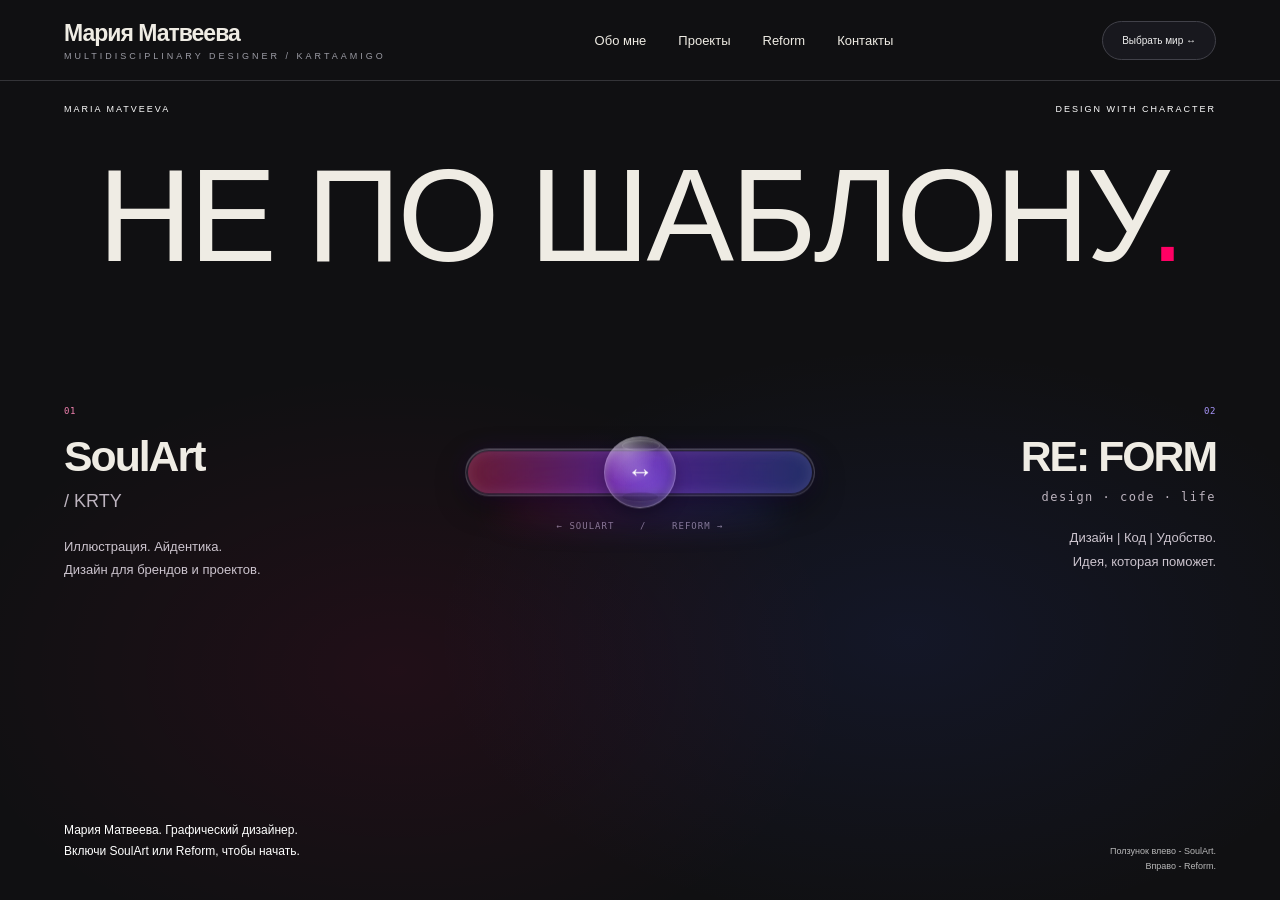
<file: personal-portfolio-concept/combined.html>
<!doctype html><html lang="ru"><head><meta charset="utf-8"><meta name="viewport" content="width=device-width,initial-scale=1"><meta name="theme-color" content="#101012"><title>Мария Матвеева - не по шаблону</title><link rel="stylesheet" href="../dual-world/style.css"><link rel="stylesheet" href="../dual-world/hero.css"><link rel="stylesheet" href="../dual-world/reform-scene.css"><link rel="stylesheet" href="../dual-world/world-scene.css"><link rel="stylesheet" href="../dual-world/new-motion.css"><link rel="stylesheet" href="../dual-world/desktop.css"><link rel="stylesheet" href="combined-editorial.css"><link rel="stylesheet" href="combined.css"><link rel="stylesheet" href="soulart-scroll.css"><link rel="stylesheet" href="video-flow.css?v=buttons-90"><link rel="stylesheet" href="world-switcher.css?v=flow-9"><script src="world-switcher.js?v=designer-90" defer></script><script src="combined-controller.js?v=strict-copy-89" defer></script><script src="soulart-scroll.js?v=portfolio-refresh-76" defer></script><script src="../dual-world/reform-scene.js?v=portfolio-refresh-76" defer></script><link rel="icon" href="../favicon.ico?v=section-favicon-106" sizes="16x16 32x32 48x48 64x64 128x128 256x256" type="image/x-icon"><link rel="icon" href="../favicon-96.png?v=section-favicon-106" sizes="96x96" type="image/png"><link rel="apple-touch-icon" href="../apple-touch-icon.png?v=logo-102" sizes="180x180"><link rel="manifest" href="../site.webmanifest"><meta name="application-name" content="Kartaamigo"><meta name="apple-mobile-web-app-title" content="Kartaamigo"><meta name="msapplication-TileImage" content="../site-icon-192.png"><meta name="msapplication-TileColor" content="#101012"><script src="section-favicon.js?v=section-favicon-106" defer></script></head><body data-world="neutral" data-preview="neutral"><header><a class="wordmark" href="#home">Мария Матвеева<span>MULTIDISCIPLINARY DESIGNER / KARTAAMIGO</span></a><nav aria-label="Навигация"><a href="#about">Обо мне</a><a href="#projects">Проекты</a><a href="#reform">Reform</a><a href="#contacts">Контакты ↗</a></nav><div class="header-worlds" role="group" aria-label="Выбор мира"><button data-switch="art" aria-pressed="false">SoulArt</button><button class="world-reset" type="button" aria-label="Оба мира">◐</button><button data-switch="digital" aria-pressed="false">RE: FORM</button></div></header><main><section class="hero" id="home" aria-label="Выбери направление"><div class="paper-scene" aria-hidden="true"><span class="paper-word">CREATE<br>FEEL<br>REPEAT.</span><span class="doodle">✳</span><span class="scribble">a little chaos,<br>a lot of character.</span></div><div class="digital-scene" aria-hidden="true"><div class="scene-grid"></div><span class="orbit orbit-a"></span><span class="orbit orbit-b"></span><div class="float-chip">RE: FORM<br><b>DESIGN → CODE → LIFE</b></div></div>
<div class="hero-top"><span>MARIA MATVEEVA</span><span>ДВА МИРА. ОДИН АВТОР.</span><span>DESIGN WITH CHARACTER</span></div>
<div class="hero-artwork"><div class="artwork-track"><h1 class="background-manifesto">НЕ ПО ШАБЛОНУ<span>.</span></h1><img class="artwork-neutral" src="../dual-world/assets/hero-neutral-character-v2.png" alt="Мария Матвеева и розовый заяц" fetchpriority="high"><img class="artwork-art" src="assets/world-art-transparent.png" alt="Розовый заяц SoulArt"><div class="digital-frame"><div class="reform-art reform-playground"><img class="reform-static" src="../dual-world/assets/reform/provided-details/bunny-stationary-restored.png" alt="Синий заяц RE: FORM на чёрной платформе"><button class="reform-prop motion-card" type="button" aria-label="Дизайн + код. От эскиза до живого интерфейса." aria-describedby="reform-dialog" data-message="Дизайн + код. От эскиза до живого интерфейса."><img src="../dual-world/assets/reform/provided-details/card.png" alt=""></button><button class="reform-prop motion-blur" type="button" aria-label="Один человек + ИИ. Направление и решения - мои." aria-describedby="reform-dialog" data-message="Один человек + ИИ. Направление и решения - мои."><img src="../dual-world/assets/reform/provided-details/blur.png" alt=""></button><button class="reform-prop motion-scribble" type="button" aria-label="Немного экспериментов, много собственного характера." aria-describedby="reform-dialog" data-message="Немного экспериментов, много собственного характера."><img src="../dual-world/assets/reform/provided-details/scribble.png" alt=""></button><button class="reform-prop motion-signal" type="button" aria-label="Есть связь! Давай превратим твою идею в проект." aria-describedby="reform-dialog" data-message="Есть связь! Давай превратим твою идею в проект."><img src="../dual-world/assets/reform/provided-details/signal.png" alt=""></button><button class="reform-prop motion-arc" type="button" aria-label="От первой мысли до продукта - один непрерывный процесс." aria-describedby="reform-dialog" data-message="От первой мысли до продукта - один непрерывный процесс."><img src="../dual-world/assets/reform/provided-details/arc.png" alt=""></button><button class="reform-prop motion-plus" type="button" aria-label="А что, если попробовать? Добавим ещё одну идею." aria-describedby="reform-dialog" data-message="А что, если попробовать? Добавим ещё одну идею."><img src="../dual-world/assets/reform/provided-details/plus.png" alt=""></button><button class="reform-prop motion-drop" type="button" aria-label="Из свободной идеи - в форму, смысл и работающий продукт." aria-describedby="reform-dialog" data-message="Из свободной идеи - в форму, смысл и работающий продукт."><img src="../dual-world/assets/reform/provided-details/drop.png" alt=""></button><button class="reform-prop motion-error" type="button" aria-label="Ошибки - часть процесса. Пробую, исправляю, создаю." aria-describedby="reform-dialog" data-message="Ошибки - часть процесса. Пробую, исправляю, создаю."><img src="../dual-world/assets/reform/provided-details/error.png" alt=""></button><button class="reform-prop motion-stroke" type="button" aria-label="Немного смелости - и идея обретает свой характер." aria-describedby="reform-dialog" data-message="Немного смелости - и идея обретает свой характер."><img src="../dual-world/assets/reform/provided-details/stroke.png" alt=""></button><button class="reform-prop motion-ball" type="button" aria-label="Большие проекты начинаются с маленькой идеи." aria-describedby="reform-dialog" data-message="Большие проекты начинаются с маленькой идеи."><img src="../dual-world/assets/reform/provided-details/ball.png" alt=""></button><button class="reform-prop motion-spray" type="button" aria-label="Дизайн с характером. Скучные решения здесь не задерживаются." aria-describedby="reform-dialog" data-message="Дизайн с характером. Скучные решения здесь не задерживаются."><img src="../dual-world/assets/reform/provided-details/spray.png" alt=""></button><button class="reform-prop motion-screen" type="button" aria-label="Привет! Ты на стороне RE: FORM. Здесь идеи оживают." aria-describedby="reform-dialog" data-message="Привет! Ты на стороне RE: FORM. Здесь идеи оживают."><img src="../dual-world/assets/reform/provided-details/screen.png" alt=""></button><div class="reform-pixel-dialog" id="reform-dialog" role="tooltip" hidden><span>RE: FORM / HELLO_</span><p></p></div><span class="reform-scene-hint">Наведи на деталь или нажми ✦</span></div></div></div></div>
<div class="choices"><button type="button" class="choice choice-art" data-pick="art"><span class="choice-index">01</span><h2>SoulArt<span>/ KRTY</span></h2><p>Иллюстрация. Айдентика.<br>Дизайн для брендов и проектов.</p><span class="choice-link">В мир творчества ↙</span></button><button type="button" class="choice choice-digital" data-pick="digital"><span class="choice-index">02 / ИДЕИ, КОТОРЫЕ РАБОТАЮТ</span><h2>RE: FORM<span>design · code · life</span></h2><p>Дизайн. Код. Интерактив.<br>Из идеи - в живой продукт.</p><span class="choice-link">В рабочее пространство ↘</span></button></div>
<div class="hero-bottom"><p id="hero-caption">Превращаю идеи в визуальные истории.<br>И даю им жизнь.</p><span class="small-note">Наведи - почувствуй.<br>Нажми - выбери.</span></div></section><div class="portfolio-content"><div class="ribbon"><span>ДЕЛАТЬ. ПРОБОВАТЬ. ПЕРЕДЕЛЫВАТЬ. ✳ ДЕЛАТЬ. ПРОБОВАТЬ. ПЕРЕДЕЛЫВАТЬ. ✳</span></div><section class="resume-about" id="about">
<div class="resume-title"><span class="tiny">01 / ОБО МНЕ - ПЕРЕД ТЕМ, КАК СМОТРЕТЬ РАБОТЫ</span><span class="hand-note">знакомимся ↘</span></div>
<div class="resume-intro"><div class="portrait"><img src="assets/maria-portrait.jpg" alt="Иллюстрированный портрет Марии из резюме"><span>DESIGNER / SINCE 2022</span></div><div class="resume-intro-copy"><div class="tiny">MATVEEVA MARIA / MULTIDISCIPLINARY DESIGNER</div><h2>Мария<br>Матвеева<span>✳</span></h2><h3>Стиль уже со мной.<br><em>Опыт приходит.</em></h3><p>С 2022 года занимаюсь графическим дизайном. За это время освоила композицию, типографику, цветовую гармонию и работу со стилем. Понимаю, как визуал должен решать задачу, и всегда ищу в каждом элементе смысл.</p><p>Работала над учебными и личными проектами: айдентика, постеры, обложки, контент для соцсетей. Постоянно слежу за трендами, развиваю навыки. Открыта к реальным проектам, чтобы расти как специалист и создавать качественный продукт.</p><div class="resume-actions"><a href="assets/maria-resume.jpg" target="_blank" rel="noopener">Резюме целиком ↗</a><a href="https://t.me/designeramigo" target="_blank" rel="noopener">Обсудить проект ↗</a></div></div></div>
<div class="resume-details"><div class="resume-block"><h4><span>01</span> Опыт</h4><article><small>2023 / BEE PRO</small><h5>Графический дизайнер</h5><p>Дизайн карточек товаров для сайта.</p></article><article><small>2025-2026 / КОЛЛЕДЖ</small><h5>Фотограф</h5><p>Съёмка мероприятий и портретов.</p></article><article><small>С 2026 / КОЛЛЕДЖ</small><h5>Графический дизайнер</h5><p>Создание карточек и визуальных материалов.</p></article></div>
<div class="resume-block"><h4><span>02</span> Образование</h4><article><small>2023-2025</small><h5>IT TOP Academy</h5><p>Графический дизайн.<br>Композиция, типографика, цвет, айдентика, digital-дизайн. Практика и современные подходы.</p></article><h4 class="tools-heading">Инструменты</h4><div class="tool-set"><span>Ps</span><span>Ai</span><span>Id</span><span>Figma</span><span>Lr</span></div><p class="tool-names">Photoshop · Illustrator · InDesign · Figma · Lightroom</p></div>
<div class="resume-block"><h4><span>03</span> Навыки</h4><ul><li>Композиция и иерархия</li><li>Типографика</li><li>Цветокоррекция и гармония</li><li>Работа с референсами и мудбордами</li><li>Дизайн постеров и баннеров</li><li>Разработка айдентики и логотипов</li></ul></div>
<div class="resume-block"><h4><span>04</span> В работе</h4><ul><li>Креативное мышление</li><li>Внимание к деталям</li><li>Работа с критикой и гибкость</li><li>Тайм-менеджмент и ответственность</li><li>Быстрая обучаемость</li></ul><h4 class="tools-heading">Языки</h4><div class="languages"><span>Русский</span><span>Английский</span></div></div></div></section><section class="works" id="projects"><div class="section-title"><span class="tiny">02 / ИЗБРАННЫЕ ПРОЕКТЫ</span><h2>Не коллекция.<br><em>Следы работы.</em></h2><span class="title-side">ТРИ РАЗНЫХ ФОРМЫ.<br>ОДИН АВТОР. ↙</span></div><div class="work-layout"><article class="work work-a"><div class="work-cover reform-cover"><span class="cover-index">01 / WEB</span><span class="cover-arrow">↗</span><div class="giant-r">R</div><div class="site-window"><div class="window-nav">reform® <span>IDEAS / PRODUCTS / ABOUT</span></div><div class="window-title">GOOD IDEAS.<br><i>REAL THINGS.</i></div><p>Собственные идеи. Настоящие продукты.</p><div class="window-footer">EXPLORE REFORM ↗ <span>✳</span></div></div><div class="sticker">OWN<br>YOUR<br>IDEAS!</div></div><div class="work-caption"><h3>Reform<span>↗</span></h3><p>Место, где мои идеи становятся проектами.</p><span class="tiny">САЙТ / [ТВОЯ РОЛЬ] / КОНЦЕПТ</span></div></article>
<article class="work work-b"><div class="work-cover app-cover"><span class="cover-index">02 / APP</span><span class="cover-arrow">↗</span><div class="app-word">MAKE<br>YOUR<br>MOVE.</div><div class="phone"><div class="island"></div><div class="phone-head">reform<span>✳</span></div><p>ТВОЙ СЛЕДУЮЩИЙ ШАГ</p><h4>Меньше слов.<br><span>Больше дела.</span></h4><div class="phone-pink">НОВАЯ ИДЕЯ <b>↗</b></div><div class="phone-card">01 / МОИ ПРОЕКТЫ <span>↗</span></div><div class="phone-card">02 / В ПРОЦЕССЕ <span>↗</span></div><div class="phone-bottom">○ &nbsp;&nbsp;&nbsp; ✳ &nbsp;&nbsp;&nbsp; □</div></div><div class="round-sticker">APP<br>CONCEPT ↗</div></div><div class="work-caption"><h3>Reform App<span>↗</span></h3><p>Отдельное приложение. Своя история.</p><span class="tiny">ПРИЛОЖЕНИЕ / [ТВОЯ РОЛЬ] / КОНЦЕПТ</span></div></article>
<article class="work work-c"><div class="work-cover visual-cover"><span class="cover-index">03 / VISUAL EXPERIMENT</span><span class="cover-arrow">↗</span><div class="visual-type">NO RULES.<br>JUST PLAY.</div><img src="assets/bunny-cutout.png" alt="Авторская графика"><span class="visual-caption">НЕ ВСЁ ДОЛЖНО БЫТЬ СЕРЬЁЗНЫМ. ↗</span></div><div class="work-caption"><h3>Visual experiments<span>↗</span></h3><p>Пробую формы. Ищу собственный почерк.</p><span class="tiny">ЭКСПЕРИМЕНТ / [ТВОЯ РОЛЬ] / КОНЦЕПТ</span></div></article><aside class="work-aside"><span>✳</span><p>Сначала<br>«а что, если?»<br>Потом -<br><i>«смотри, работает».</i></p><small>ПРОЕКТНЫЕ ОБЛОЖКИ - КОНЦЕПТЫ.<br>ЗДЕСЬ БУДУТ РЕАЛЬНЫЕ РАБОТЫ.</small></aside></div></section>

<section class="create"><div class="tiny">03 / ЧТО Я СОЗДАЮ</div><div class="discipline"><span>01</span><h3>Айдентику</h3><p>Логотипы, стиль и визуальные системы</p><b>↗</b></div><div class="discipline"><span>02</span><h3>Постеры и обложки</h3><p>Типографика, композиция, выразительная подача</p><b>↗</b></div><div class="discipline"><span>03</span><h3>Digital-дизайн</h3><p>Карточки товаров и контент для соцсетей</p><b>↗</b></div><div class="discipline"><span>04</span><h3>Фотографию</h3><p>Портреты и съёмка мероприятий</p><b>↗</b></div></section>
<section class="reform" id="reform"><div class="tiny">04 / ОДИН ИЗ МОИХ ПРОЕКТОВ</div><div class="reform-heading">reform<span>↗</span></div><div class="reform-bottom"><div class="reform-note">МОЯ ПЕСОЧНИЦА.<br>ТОЛЬКО ПО-ВЗРОСЛОМ.</div><p>Место для собственных сайтов и приложений.<br>Не название всего, что я делаю.<br>А одна из идей, которым я дал форму.</p><a href="#projects" class="circle-link" aria-label="Подробнее о Reform">↗</a></div></section>
<section class="contact" id="contacts"><div class="tiny">05 / НОВЫЕ ИДЕИ НАЧИНАЮТСЯ С РАЗГОВОРА</div><h2>НУ ЧТО,<br><span>СОЗДАДИМ</span><br>ЧТО-НИБУДЬ<span class="question">?</span></h2><div class="contact-bottom"><p>Проект, вопрос или просто «привет».<br>Давай начнём с одного сообщения.</p><div class="contact-links"><a href="https://t.me/designeramigo" target="_blank" rel="noopener">Telegram ↗</a><a href="mailto:xghostxsoulx@gmail.com">Почта ↗</a><a href="https://www.behance.net/tuumiyurmirazh" target="_blank" rel="noopener">Behance ↗</a></div></div><small>XGHOSTXSOULX@GMAIL.COM / @DESIGNERAMIGO</small></section><footer><b>МАРИЯ МАТВЕЕВА<span>✳</span></b><span>НЕ ПО ШАБЛОНУ. ПО-НАСТОЯЩЕМУ.</span><a href="#home">НАВЕРХ ↑</a></footer></div></main><button class="world-center-return" type="button" hidden>↩ Вернуться в центр</button><div class="sr-only" id="world-status" aria-live="polite"></div></body></html>
</file>
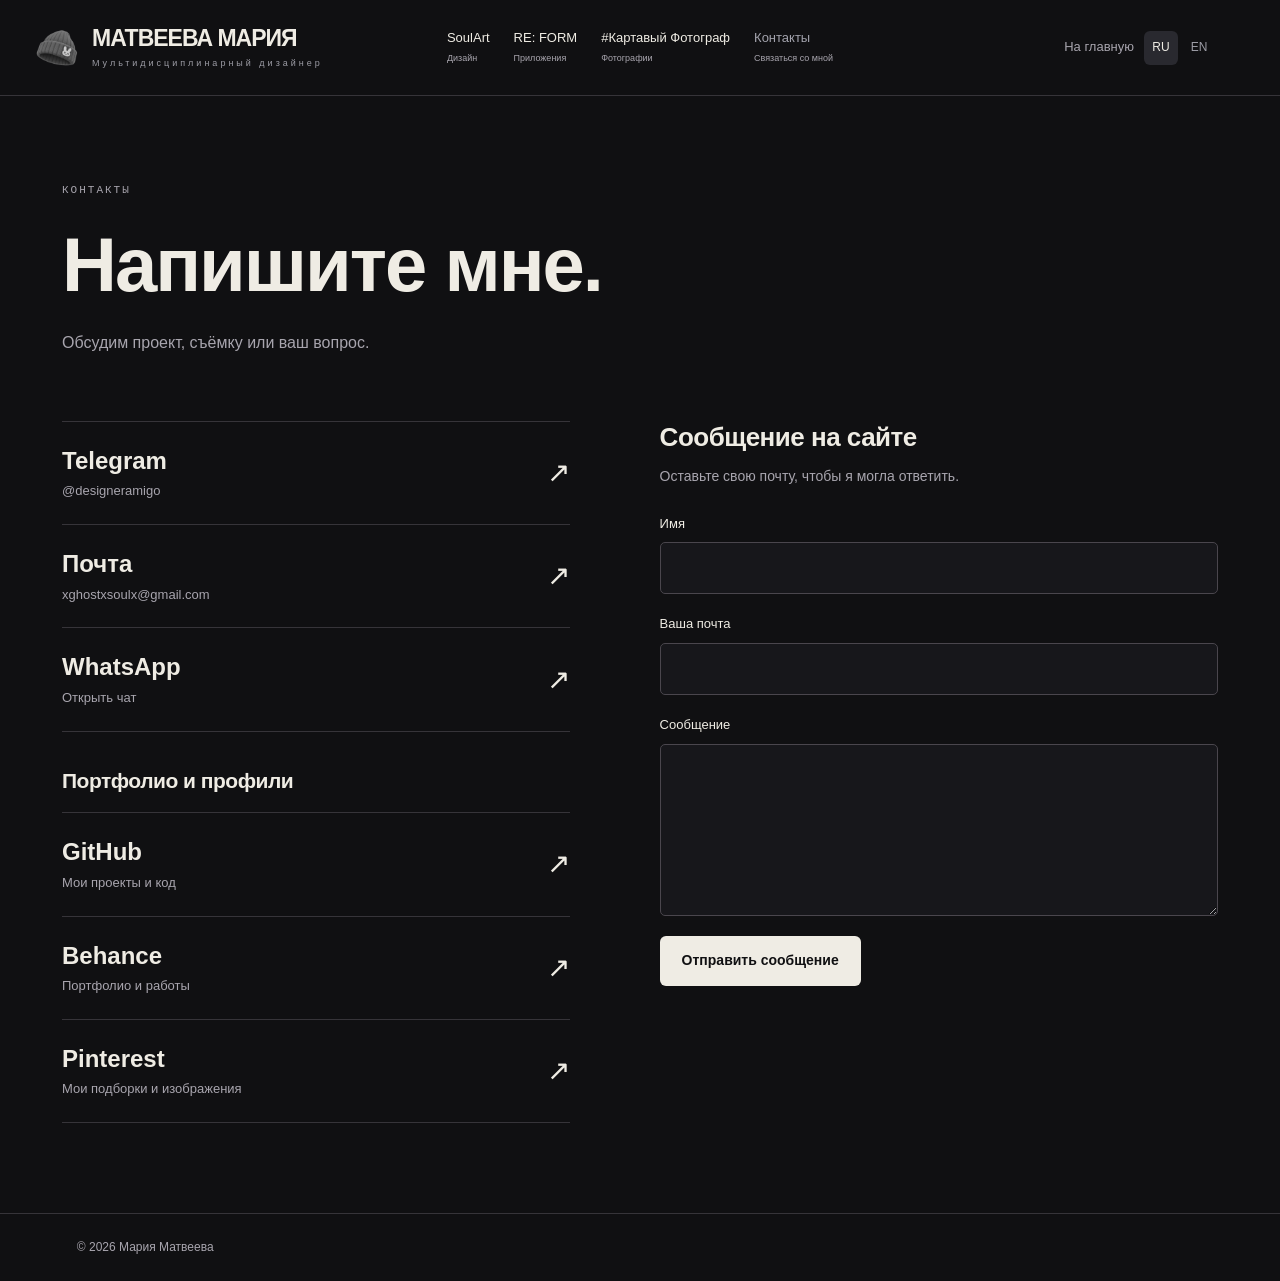
<file: personal-portfolio-concept/contacts.html>
<!doctype html>
<html lang="ru">
<head>
  <meta charset="utf-8">
  <meta name="viewport" content="width=device-width,initial-scale=1">
  <meta name="theme-color" content="#101012">
  <title>Контакты Kartaamigo | Мария Матвеева</title>
  <link rel="stylesheet" href="contacts.css?v=contacts-header-108">
  <script src="contacts.js?v=separate-emails-91" defer></script>
<link rel="stylesheet" href="portfolio-responsive.css?v=section-hats-105"><script src="portfolio-i18n.js?v=channel-design-109" defer></script><meta name="description" content="Kartaamigo - портфолио Марии Матвеевой: графический и мультидисциплинарный дизайн, UI/UX, айдентика, вёрстка журналов и книг, фотография. SoulArt и RE: FORM."><meta name="robots" content="index,follow,max-image-preview:large"><meta name="author" content="Maria Matveeva"><link rel="canonical" href="https://kartaamigo.github.io/personal-portfolio-concept/contacts.html"><meta property="og:type" content="website"><meta property="og:site_name" content="Kartaamigo"><meta property="og:title" content="Контакты Kartaamigo | Мария Матвеева"><meta property="og:description" content="Kartaamigo - портфолио Марии Матвеевой: графический и мультидисциплинарный дизайн, UI/UX, айдентика, вёрстка журналов и книг, фотография. SoulArt и RE: FORM."><meta property="og:url" content="https://kartaamigo.github.io/personal-portfolio-concept/contacts.html"><meta property="og:image" content="https://kartaamigo.github.io/personal-portfolio-concept/assets/studio-center-camera-1440.webp"><meta name="twitter:card" content="summary_large_image"><script type="application/ld+json">[{"@context": "https://schema.org", "@type": "WebSite", "name": "Kartaamigo", "alternateName": ["Kartaamigo Portfolio", "SoulArt / KRTY"], "url": "https://kartaamigo.github.io/", "inLanguage": ["ru", "en"]}, {"@context": "https://schema.org", "@type": "Person", "name": "Мария Матвеева", "alternateName": ["Maria Matveeva", "kartaamigo", "SoulArt", "KRTY"], "url": "https://kartaamigo.github.io/", "jobTitle": "Multidisciplinary designer and photographer", "sameAs": ["https://github.com/kartaamigo", "https://www.behance.net/tuumiyurmirazh", "https://t.me/designeramigo", "https://ru.pinterest.com/x1ghostxsoul1x/"]}]</script><link rel="icon" href="../favicon.ico?v=section-favicon-106" sizes="16x16 32x32 48x48 64x64 128x128 256x256" type="image/x-icon"><link rel="icon" href="../favicon-96.png?v=section-favicon-106" sizes="96x96" type="image/png"><link rel="apple-touch-icon" href="../apple-touch-icon.png?v=logo-102" sizes="180x180"><link rel="manifest" href="../site.webmanifest"><meta name="application-name" content="Kartaamigo"><meta name="apple-mobile-web-app-title" content="Kartaamigo"><meta name="msapplication-TileImage" content="../site-icon-192.png"><meta name="msapplication-TileColor" content="#101012"><script src="section-favicon.js?v=section-favicon-106" defer></script></head>
<body>
  <header>
    <a class="identity" href="folders.html">МАТВЕЕВА МАРИЯ<span>Мультидисциплинарный дизайнер</span></a>
    <nav class="site-nav" aria-label="Страницы сайта">
      <a class="nav-soulart" href="folders.html?section=soulart"><span>SoulArt</span><small>Дизайн</small></a>
      <a class="nav-reform" href="folders.html?section=reform"><span>RE: FORM</span><small>Приложения</small></a>
      <a class="nav-photography" href="folders.html?section=photography"><span>#Картавый Фотограф</span><small>Фотографии</small></a>
      <a class="nav-contacts" href="contacts.html" aria-current="page"><span>Контакты</span><small>Связаться со мной</small></a>
    </nav>
    <a class="back" href="folders.html">На главную</a>
  </header>
  <main>
    <div class="intro"><p class="eyebrow">КОНТАКТЫ</p><h1>Напишите мне.</h1><p>Обсудим проект, съёмку или ваш вопрос.</p></div>
    <div class="contact-grid">
      <section class="contact-methods" aria-label="Контакты, портфолио и профили">
        <a href="https://t.me/designeramigo" target="_blank" rel="noopener noreferrer"><span><strong>Telegram</strong><small>@designeramigo</small></span><span class="arrow" aria-hidden="true">↗</span></a>
        <a href="mailto:xghostxsoulx@gmail.com"><span><strong>Почта</strong><small>xghostxsoulx@gmail.com</small></span><span class="arrow" aria-hidden="true">↗</span></a>
        <a href="https://wa.me/79775243501" target="_blank" rel="noopener noreferrer"><span><strong>WhatsApp</strong><small>Открыть чат</small></span><span class="arrow" aria-hidden="true">↗</span></a>
        <h2 class="profiles-heading">Портфолио и профили</h2>
        <a href="https://github.com/kartaamigo" target="_blank" rel="noopener noreferrer"><span><strong>GitHub</strong><small>Мои проекты и код</small></span><span class="arrow" aria-hidden="true">↗</span></a>
        <a href="https://www.behance.net/tuumiyurmirazh" target="_blank" rel="noopener noreferrer"><span><strong>Behance</strong><small>Портфолио и работы</small></span><span class="arrow" aria-hidden="true">↗</span></a>
        <a href="https://ru.pinterest.com/x1ghostxsoul1x/" target="_blank" rel="noopener noreferrer"><span><strong>Pinterest</strong><small>Мои подборки и изображения</small></span><span class="arrow" aria-hidden="true">↗</span></a>
      </section>
      <section class="message-section" aria-labelledby="message-heading">
        <h2 id="message-heading">Сообщение на сайте</h2>
        <p>Оставьте свою почту, чтобы я могла ответить.</p>
        <form id="contact-form" action="https://formsubmit.co/ajax/xghostxsoulx@gmail.com" method="post">
          <label for="contact-name">Имя</label>
          <input id="contact-name" name="name" autocomplete="name" maxlength="100" required>
          <label for="contact-email">Ваша почта</label>
          <input id="contact-email" name="email" type="email" autocomplete="email" maxlength="254" required>
          <label for="contact-message">Сообщение</label>
          <textarea id="contact-message" name="message" rows="6" maxlength="5000" required></textarea>
          <input type="hidden" name="_subject" value="Сообщение с сайта Марии Матвеевой">
          <input type="hidden" name="_template" value="table">
          <input class="honeypot" type="text" name="_honey" tabindex="-1" autocomplete="off" aria-hidden="true">
          <button type="submit">Отправить сообщение</button>
          <p class="form-status" id="form-status" role="status" aria-live="polite" aria-atomic="true"></p>
          <noscript><p>Для формы включите JavaScript или напишите через почту, Telegram или WhatsApp.</p></noscript>
        </form>
      </section>
    </div>
  </main>
  <footer>© 2026 Мария Матвеева</footer>
</body>
</html>
</file>
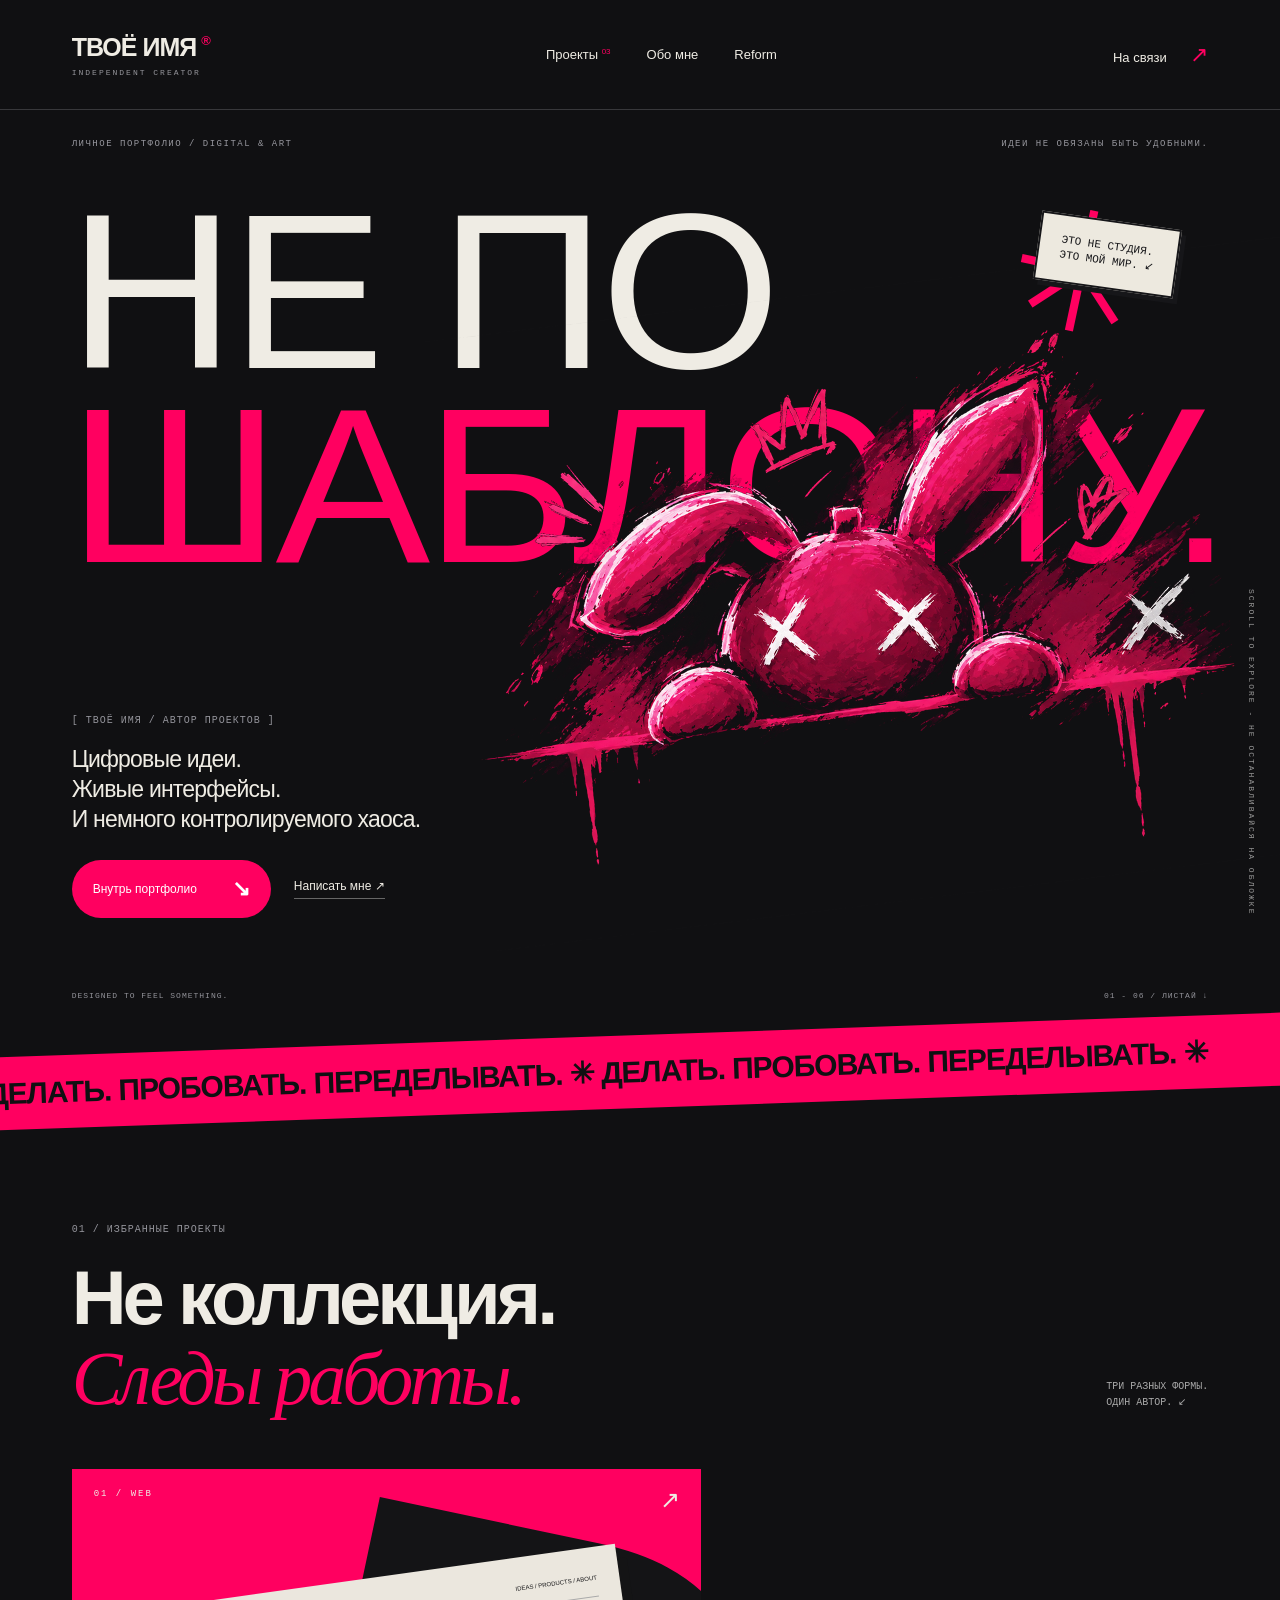
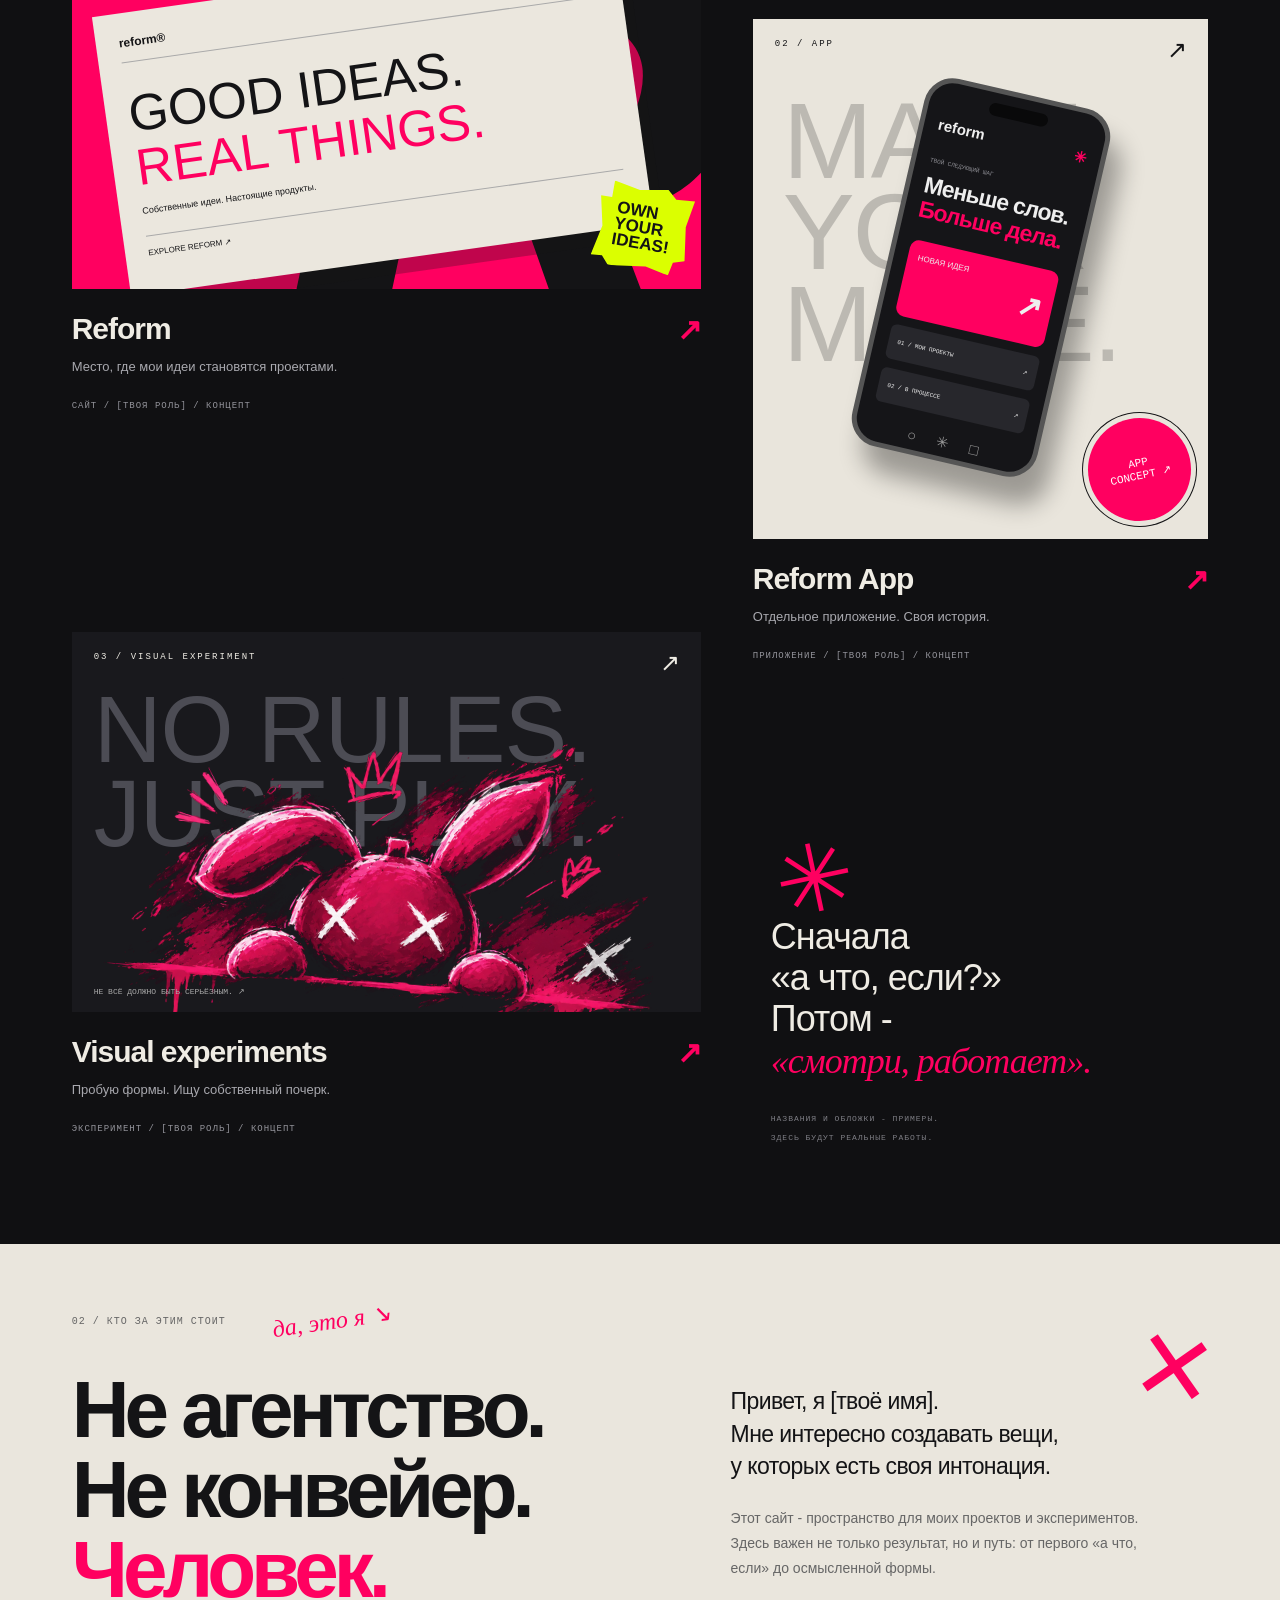
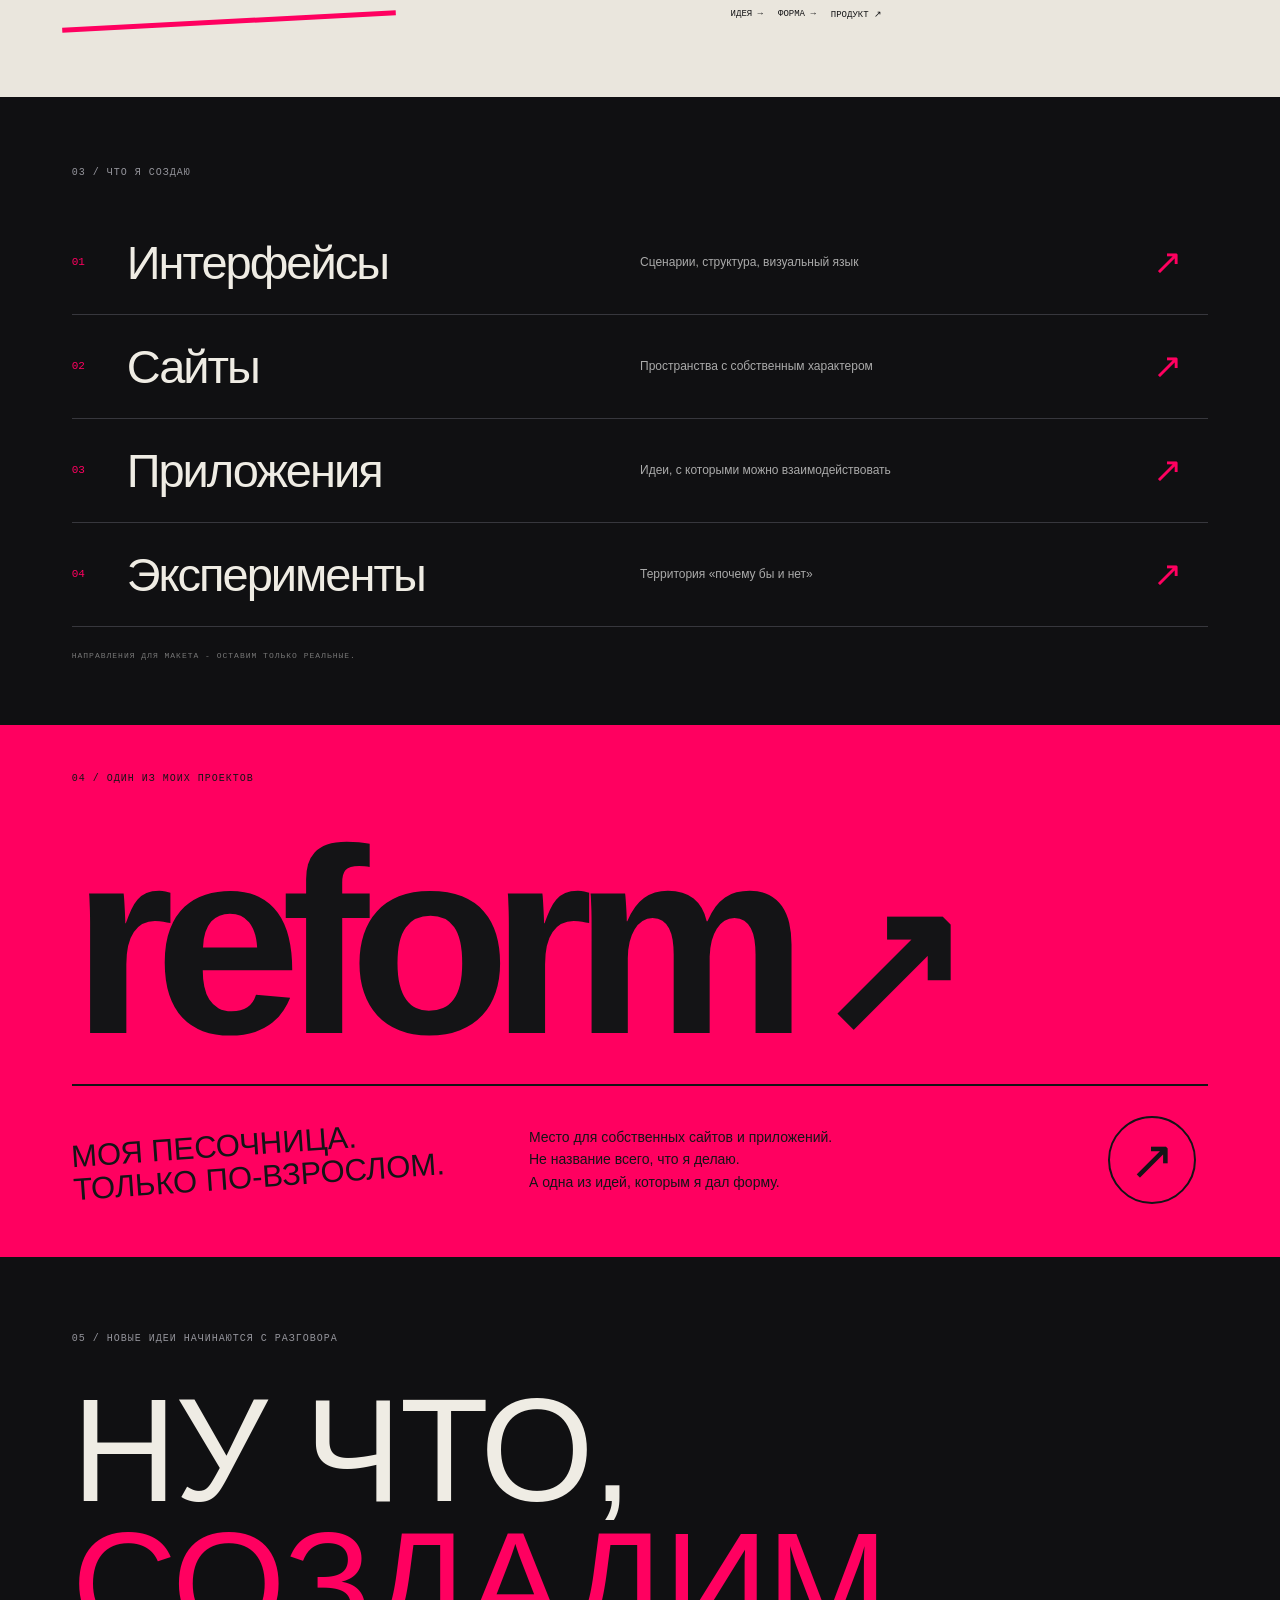
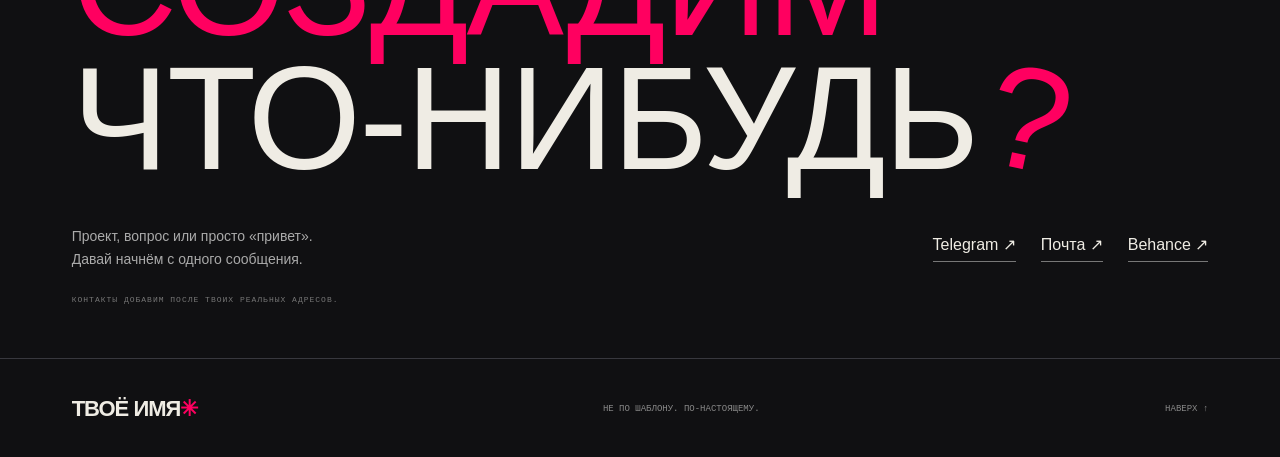
<file: personal-portfolio-concept/experimental.html>
<!doctype html><html lang="ru"><head><meta charset="utf-8"><meta name="viewport" content="width=device-width,initial-scale=1"><title>Не по шаблону - портфолио</title><link rel="stylesheet" href="experimental.css"><link rel="icon" href="../favicon.ico?v=section-favicon-106" sizes="16x16 32x32 48x48 64x64 128x128 256x256" type="image/x-icon"><link rel="icon" href="../favicon-96.png?v=section-favicon-106" sizes="96x96" type="image/png"><link rel="apple-touch-icon" href="../apple-touch-icon.png?v=logo-102" sizes="180x180"><link rel="manifest" href="../site.webmanifest"><meta name="application-name" content="Kartaamigo"><meta name="apple-mobile-web-app-title" content="Kartaamigo"><meta name="msapplication-TileImage" content="../site-icon-192.png"><meta name="msapplication-TileColor" content="#101012"><script src="section-favicon.js?v=section-favicon-106" defer></script></head><body>
<header><a class="identity" href="#">ТВОЁ ИМЯ<span>®</span><small>INDEPENDENT CREATOR</small></a><nav><a href="#projects">Проекты <sup>03</sup></a><a href="#about">Обо мне</a><a href="#reform">Reform</a></nav><a class="nav-contact" href="#contacts">На связи <span>↗</span></a></header>
<main><section class="hero"><div class="hero-top"><span>ЛИЧНОЕ ПОРТФОЛИО / DIGITAL & ART</span><span>ИДЕИ НЕ ОБЯЗАНЫ БЫТЬ УДОБНЫМИ.</span></div><h1>НЕ ПО<br><span>ШАБЛОНУ.</span></h1><div class="cross">✳</div><img class="hero-bunny" src="assets/bunny-cutout.png" alt="Розовый граффити-кролик"><div class="hero-tag">ЭТО НЕ СТУДИЯ.<br>ЭТО МОЙ МИР. ↙</div><div class="hero-copy"><span class="tiny">[ ТВОЁ ИМЯ / АВТОР ПРОЕКТОВ ]</span><p>Цифровые идеи.<br>Живые интерфейсы.<br>И немного контролируемого хаоса.</p><div class="actions"><a class="pill" href="#projects">Внутрь портфолио <b>↘</b></a><a class="text-link" href="#contacts">Написать мне ↗</a></div></div><div class="side-note">SCROLL TO EXPLORE - НЕ ОСТАНАВЛИВАЙСЯ НА ОБЛОЖКЕ</div><div class="bottom-note"><span>DESIGNED TO FEEL SOMETHING.</span><span>01 - 06 / ЛИСТАЙ ↓</span></div></section>
<div class="ribbon"><span>ДЕЛАТЬ. ПРОБОВАТЬ. ПЕРЕДЕЛЫВАТЬ. ✳ ДЕЛАТЬ. ПРОБОВАТЬ. ПЕРЕДЕЛЫВАТЬ. ✳</span></div>
<section class="works" id="projects"><div class="section-title"><span class="tiny">01 / ИЗБРАННЫЕ ПРОЕКТЫ</span><h2>Не коллекция.<br><em>Следы работы.</em></h2><span class="title-side">ТРИ РАЗНЫХ ФОРМЫ.<br>ОДИН АВТОР. ↙</span></div><div class="work-layout"><article class="work work-a"><div class="work-cover reform-cover"><span class="cover-index">01 / WEB</span><span class="cover-arrow">↗</span><div class="giant-r">R</div><div class="site-window"><div class="window-nav">reform® <span>IDEAS / PRODUCTS / ABOUT</span></div><div class="window-title">GOOD IDEAS.<br><i>REAL THINGS.</i></div><p>Собственные идеи. Настоящие продукты.</p><div class="window-footer">EXPLORE REFORM ↗ <span>✳</span></div></div><div class="sticker">OWN<br>YOUR<br>IDEAS!</div></div><div class="work-caption"><h3>Reform<span>↗</span></h3><p>Место, где мои идеи становятся проектами.</p><span class="tiny">САЙТ / [ТВОЯ РОЛЬ] / КОНЦЕПТ</span></div></article>
<article class="work work-b"><div class="work-cover app-cover"><span class="cover-index">02 / APP</span><span class="cover-arrow">↗</span><div class="app-word">MAKE<br>YOUR<br>MOVE.</div><div class="phone"><div class="island"></div><div class="phone-head">reform<span>✳</span></div><p>ТВОЙ СЛЕДУЮЩИЙ ШАГ</p><h4>Меньше слов.<br><span>Больше дела.</span></h4><div class="phone-pink">НОВАЯ ИДЕЯ <b>↗</b></div><div class="phone-card">01 / МОИ ПРОЕКТЫ <span>↗</span></div><div class="phone-card">02 / В ПРОЦЕССЕ <span>↗</span></div><div class="phone-bottom">○ &nbsp;&nbsp;&nbsp; ✳ &nbsp;&nbsp;&nbsp; □</div></div><div class="round-sticker">APP<br>CONCEPT ↗</div></div><div class="work-caption"><h3>Reform App<span>↗</span></h3><p>Отдельное приложение. Своя история.</p><span class="tiny">ПРИЛОЖЕНИЕ / [ТВОЯ РОЛЬ] / КОНЦЕПТ</span></div></article>
<article class="work work-c"><div class="work-cover visual-cover"><span class="cover-index">03 / VISUAL EXPERIMENT</span><span class="cover-arrow">↗</span><div class="visual-type">NO RULES.<br>JUST PLAY.</div><img src="assets/bunny-cutout.png" alt="Авторская графика"><span class="visual-caption">НЕ ВСЁ ДОЛЖНО БЫТЬ СЕРЬЁЗНЫМ. ↗</span></div><div class="work-caption"><h3>Visual experiments<span>↗</span></h3><p>Пробую формы. Ищу собственный почерк.</p><span class="tiny">ЭКСПЕРИМЕНТ / [ТВОЯ РОЛЬ] / КОНЦЕПТ</span></div></article><aside class="work-aside"><span>✳</span><p>Сначала<br>«а что, если?»<br>Потом -<br><i>«смотри, работает».</i></p><small>НАЗВАНИЯ И ОБЛОЖКИ - ПРИМЕРЫ.<br>ЗДЕСЬ БУДУТ РЕАЛЬНЫЕ РАБОТЫ.</small></aside></div></section>
<section class="about" id="about"><div class="about-label"><span class="tiny">02 / КТО ЗА ЭТИМ СТОИТ</span><span class="hand-note">да, это я ↘</span></div><div class="about-layout"><h2>Не агентство.<br>Не конвейер.<br><span>Человек.</span></h2><div class="about-copy"><span class="about-x">×</span><p>Привет, я [твоё имя].<br>Мне интересно создавать вещи,<br>у которых есть своя интонация.</p><p class="secondary">Этот сайт - пространство для моих проектов и экспериментов. Здесь важен не только результат, но и путь: от первого «а что, если» до осмысленной формы.</p><div class="tags"><span>ИДЕЯ →</span><span>ФОРМА →</span><span>ПРОДУКТ ↗</span></div></div></div></section>
<section class="create"><div class="tiny">03 / ЧТО Я СОЗДАЮ</div><div class="discipline"><span>01</span><h3>Интерфейсы</h3><p>Сценарии, структура, визуальный язык</p><b>↗</b></div><div class="discipline"><span>02</span><h3>Сайты</h3><p>Пространства с собственным характером</p><b>↗</b></div><div class="discipline"><span>03</span><h3>Приложения</h3><p>Идеи, с которыми можно взаимодействовать</p><b>↗</b></div><div class="discipline"><span>04</span><h3>Эксперименты</h3><p>Территория «почему бы и нет»</p><b>↗</b></div><small>НАПРАВЛЕНИЯ ДЛЯ МАКЕТА - ОСТАВИМ ТОЛЬКО РЕАЛЬНЫЕ.</small></section>
<section class="reform" id="reform"><div class="tiny">04 / ОДИН ИЗ МОИХ ПРОЕКТОВ</div><div class="reform-heading">reform<span>↗</span></div><div class="reform-bottom"><div class="reform-note">МОЯ ПЕСОЧНИЦА.<br>ТОЛЬКО ПО-ВЗРОСЛОМ.</div><p>Место для собственных сайтов и приложений.<br>Не название всего, что я делаю.<br>А одна из идей, которым я дал форму.</p><a href="#projects" class="circle-link" aria-label="Подробнее о Reform">↗</a></div></section>
<section class="contact" id="contacts"><div class="tiny">05 / НОВЫЕ ИДЕИ НАЧИНАЮТСЯ С РАЗГОВОРА</div><h2>НУ ЧТО,<br><span>СОЗДАДИМ</span><br>ЧТО-НИБУДЬ<span class="question">?</span></h2><div class="contact-bottom"><p>Проект, вопрос или просто «привет».<br>Давай начнём с одного сообщения.</p><div class="contact-links"><span>Telegram ↗</span><span>Почта ↗</span><span>Behance ↗</span></div></div><small>КОНТАКТЫ ДОБАВИМ ПОСЛЕ ТВОИХ РЕАЛЬНЫХ АДРЕСОВ.</small></section></main><footer><b>ТВОЁ ИМЯ<span>✳</span></b><span>НЕ ПО ШАБЛОНУ. ПО-НАСТОЯЩЕМУ.</span><a href="#">НАВЕРХ ↑</a></footer></body></html>
</file>
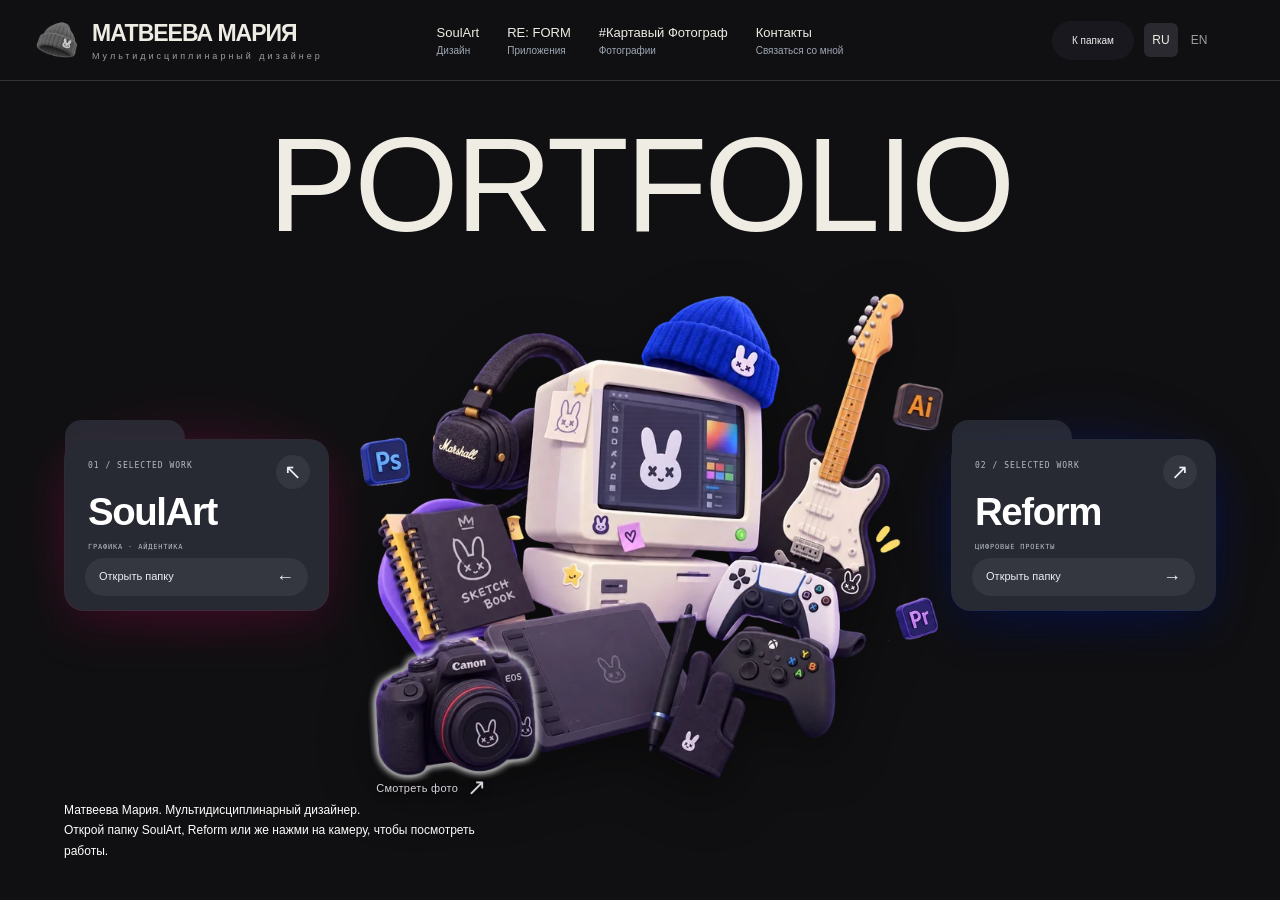
<file: personal-portfolio-concept/folders-compact.html>
<!doctype html><html lang="ru"><head><meta charset="utf-8"><meta name="viewport" content="width=device-width,initial-scale=1"><meta name="theme-color" content="#101012"><title>Kartaamigo | Мария Матвеева - дизайнер и фотограф</title><link rel="stylesheet" href="../dual-world/style.css"><link rel="stylesheet" href="../dual-world/hero.css"><link rel="stylesheet" href="../dual-world/reform-scene.css"><link rel="stylesheet" href="../dual-world/world-scene.css"><link rel="stylesheet" href="../dual-world/new-motion.css"><link rel="stylesheet" href="../dual-world/desktop.css"><link rel="stylesheet" href="combined-editorial.css"><link rel="stylesheet" href="combined.css"><link rel="stylesheet" href="soulart-scroll.css?v=language-reset-93"><link rel="stylesheet" href="video-flow.css?v=buttons-90"><link rel="stylesheet" href="world-switcher.css?v=flow-9"><link rel="preload" as="image" href="assets/studio-center-camera-720.webp" imagesrcset="assets/studio-center-camera-720.webp 720w, assets/studio-center-camera-1440.webp 1440w" imagesizes="(max-width:800px) 82vw, (min-width:1675px) 720px, 43vw"><script src="startup-loading.js?v=portfolio-refresh-76" defer></script><script src="world-switcher.js?v=designer-90" defer></script><script src="combined-controller.js?v=entry-center-97" defer></script><script src="soulart-scroll.js?v=portfolio-refresh-76" defer></script><script src="../dual-world/reform-scene.js?v=portfolio-refresh-76" defer></script><link rel="stylesheet" href="folder-worlds.css?v=folders-5"><script src="folder-worlds.js?v=portfolio-refresh-76" defer></script><link rel="stylesheet" href="reform-projects.css?v=drawer-2"><script src="reform-projects.js?v=portfolio-refresh-76" defer></script><link rel="stylesheet" href="studio-center.css?v=studio-5"><script src="studio-center.js?v=portfolio-refresh-76" defer></script><link rel="stylesheet" href="studio-compact.css?v=compact-9"><link rel="stylesheet" href="photography-world.css?v=photo-about-hat-107"><script src="photography-world.js?v=photo-about-hat-107" defer></script><link rel="stylesheet" href="reform-layout.css?v=bilingual-95"><script src="reform-layout.js?v=bilingual-95" defer></script><link rel="stylesheet" href="portfolio-responsive.css?v=section-hats-105"><script src="portfolio-i18n.js?v=channel-design-109" defer></script><meta name="description" content="Kartaamigo - портфолио Марии Матвеевой: графический и мультидисциплинарный дизайн, UI/UX, айдентика, вёрстка журналов и книг, фотография. SoulArt и RE: FORM."><meta name="robots" content="index,follow,max-image-preview:large"><meta name="author" content="Maria Matveeva"><link rel="canonical" href="https://kartaamigo.github.io/"><meta property="og:type" content="website"><meta property="og:site_name" content="Kartaamigo"><meta property="og:title" content="Kartaamigo | Мария Матвеева - дизайнер и фотограф"><meta property="og:description" content="Kartaamigo - портфолио Марии Матвеевой: графический и мультидисциплинарный дизайн, UI/UX, айдентика, вёрстка журналов и книг, фотография. SoulArt и RE: FORM."><meta property="og:url" content="https://kartaamigo.github.io/"><meta property="og:image" content="https://kartaamigo.github.io/personal-portfolio-concept/assets/studio-center-camera-1440.webp"><meta name="twitter:card" content="summary_large_image"><link rel="alternate" hreflang="ru" href="https://kartaamigo.github.io/"><link rel="alternate" hreflang="en" href="https://kartaamigo.github.io/index.en.html"><link rel="alternate" hreflang="x-default" href="https://kartaamigo.github.io/"><script type="application/ld+json">[{"@context": "https://schema.org", "@type": "WebSite", "name": "Kartaamigo", "alternateName": ["Kartaamigo Portfolio", "SoulArt / KRTY"], "url": "https://kartaamigo.github.io/", "inLanguage": ["ru", "en"]}, {"@context": "https://schema.org", "@type": "Person", "name": "Мария Матвеева", "alternateName": ["Maria Matveeva", "kartaamigo", "SoulArt", "KRTY"], "url": "https://kartaamigo.github.io/", "jobTitle": "Multidisciplinary designer and photographer", "sameAs": ["https://github.com/kartaamigo", "https://www.behance.net/tuumiyurmirazh", "https://t.me/designeramigo", "https://ru.pinterest.com/x1ghostxsoul1x/"]}]</script><link rel="icon" href="../favicon.ico?v=section-favicon-106" sizes="16x16 32x32 48x48 64x64 128x128 256x256" type="image/x-icon"><link rel="icon" href="../favicon-96.png?v=section-favicon-106" sizes="96x96" type="image/png"><link rel="apple-touch-icon" href="../apple-touch-icon.png?v=logo-102" sizes="180x180"><link rel="manifest" href="../site.webmanifest"><meta name="application-name" content="Kartaamigo"><meta name="apple-mobile-web-app-title" content="Kartaamigo"><meta name="msapplication-TileImage" content="../site-icon-192.png"><meta name="msapplication-TileColor" content="#101012"><script src="section-favicon.js?v=section-favicon-106" defer></script></head><body data-studio="compact" data-world="neutral" data-preview="neutral"><header><a class="wordmark" href="#home">МАТВЕЕВА МАРИЯ<span>Мультидисциплинарный дизайнер</span></a><nav aria-label="Разделы портфолио"><a href="#projects" data-header-world="art"><span>SoulArt</span><small>Дизайн</small></a><a href="#projects" data-header-world="digital"><span>RE: FORM</span><small>Приложения</small></a><a href="#photo-works" data-header-world="photography"><span>#Картавый Фотограф</span><small>Фотографии</small></a><a href="contacts.html" data-header-contact><span>Контакты</span><small>Связаться со мной</small></a></nav><div class="header-worlds" role="group" aria-label="Выбор мира"><button data-switch="art" aria-pressed="false">SoulArt</button><button class="world-reset" type="button" aria-label="Оба мира">◐</button><button data-switch="digital" aria-pressed="false">RE: FORM</button></div></header><main><section class="hero" id="home" aria-label="Выбери направление"><div class="paper-scene" aria-hidden="true"><span class="paper-word">CREATE<br>FEEL<br>REPEAT.</span><span class="doodle">✳</span><span class="scribble">a little chaos,<br>a lot of character.</span></div><div class="digital-scene" aria-hidden="true"><div class="scene-grid"></div><span class="orbit orbit-a"></span><span class="orbit orbit-b"></span><div class="float-chip">RE: FORM<br><b>DESIGN → CODE → LIFE</b></div></div>

<div class="hero-artwork"><div class="artwork-track"><h1 class="background-manifesto">PORTFOLIO</h1><img class="artwork-art" data-src="assets/world-art-filled.webp" alt="Розовый заяц SoulArt"><div class="digital-frame"><div class="reform-art reform-playground"><img class="reform-static" data-src="../dual-world/assets/reform/provided-details/bunny-stationary-restored.png" alt="Синий заяц RE: FORM на чёрной платформе"><button class="reform-prop motion-card" type="button" aria-label="Дизайн + код. От эскиза до живого интерфейса." aria-describedby="reform-dialog" data-message="Дизайн + код. От эскиза до живого интерфейса."><img data-src="../dual-world/assets/reform/provided-details/card.png" alt=""></button><button class="reform-prop motion-blur" type="button" aria-label="Один человек + ИИ. Направление и решения - мои." aria-describedby="reform-dialog" data-message="Один человек + ИИ. Направление и решения - мои."><img data-src="../dual-world/assets/reform/provided-details/blur.png" alt=""></button><button class="reform-prop motion-scribble" type="button" aria-label="Немного экспериментов, много собственного характера." aria-describedby="reform-dialog" data-message="Немного экспериментов, много собственного характера."><img data-src="../dual-world/assets/reform/provided-details/scribble.png" alt=""></button><button class="reform-prop motion-signal" type="button" aria-label="Есть связь! Давай превратим твою идею в проект." aria-describedby="reform-dialog" data-message="Есть связь! Давай превратим твою идею в проект."><img data-src="../dual-world/assets/reform/provided-details/signal.png" alt=""></button><button class="reform-prop motion-arc" type="button" aria-label="От первой мысли до продукта - один непрерывный процесс." aria-describedby="reform-dialog" data-message="От первой мысли до продукта - один непрерывный процесс."><img data-src="../dual-world/assets/reform/provided-details/arc.png" alt=""></button><button class="reform-prop motion-plus" type="button" aria-label="А что, если попробовать? Добавим ещё одну идею." aria-describedby="reform-dialog" data-message="А что, если попробовать? Добавим ещё одну идею."><img data-src="../dual-world/assets/reform/provided-details/plus.png" alt=""></button><button class="reform-prop motion-drop" type="button" aria-label="Из свободной идеи - в форму, смысл и работающий продукт." aria-describedby="reform-dialog" data-message="Из свободной идеи - в форму, смысл и работающий продукт."><img data-src="../dual-world/assets/reform/provided-details/drop.png" alt=""></button><button class="reform-prop motion-error" type="button" aria-label="Ошибки - часть процесса. Пробую, исправляю, создаю." aria-describedby="reform-dialog" data-message="Ошибки - часть процесса. Пробую, исправляю, создаю."><img data-src="../dual-world/assets/reform/provided-details/error.png" alt=""></button><button class="reform-prop motion-stroke" type="button" aria-label="Немного смелости - и идея обретает свой характер." aria-describedby="reform-dialog" data-message="Немного смелости - и идея обретает свой характер."><img data-src="../dual-world/assets/reform/provided-details/stroke.png" alt=""></button><button class="reform-prop motion-ball" type="button" aria-label="Большие проекты начинаются с маленькой идеи." aria-describedby="reform-dialog" data-message="Большие проекты начинаются с маленькой идеи."><img data-src="../dual-world/assets/reform/provided-details/ball.png" alt=""></button><button class="reform-prop motion-spray" type="button" aria-label="Дизайн с характером. Скучные решения здесь не задерживаются." aria-describedby="reform-dialog" data-message="Дизайн с характером. Скучные решения здесь не задерживаются."><img data-src="../dual-world/assets/reform/provided-details/spray.png" alt=""></button><button class="reform-prop motion-screen" type="button" aria-label="Привет! Ты на стороне RE: FORM. Здесь идеи оживают." aria-describedby="reform-dialog" data-message="Привет! Ты на стороне RE: FORM. Здесь идеи оживают."><img data-src="../dual-world/assets/reform/provided-details/screen.png" alt=""></button><div class="reform-pixel-dialog" id="reform-dialog" role="tooltip" hidden><span>RE: FORM / HELLO_</span><p></p></div><span class="reform-scene-hint">Наведи на деталь или нажми ✦</span></div></div></div></div>
<div class="choices"><button type="button" class="choice choice-art" data-pick="art"><span class="choice-index">01</span><h2>SoulArt<span>/ KRTY</span></h2><p>Иллюстрация. Айдентика.<br>Дизайн для брендов и проектов.</p><span class="choice-link">В мир творчества ↙</span></button><button type="button" class="choice choice-digital" data-pick="digital"><span class="choice-index">02</span><h2>RE: FORM<span>design · code · life</span></h2><p>Дизайн | Код | Удобство.<br>Идея, которая поможет.</p><span class="choice-link">В рабочее пространство ↘</span></button></div>
<div class="hero-bottom"><p id="hero-caption">Превращаю идеи в визуальные истории.<br>И даю им жизнь.</p><span class="small-note">Наведи - почувствуй.<br>Нажми - выбери.</span></div></section><div class="portfolio-content"><div class="ribbon" aria-label="НАШИ МЕЧТЫ РЕАЛЬНЫ. ДЕЛАТЬ. ПРОБОВАТЬ. ОБРАБАТЫВАТЬ."><div class="ribbon-track" aria-hidden="true"><div class="ribbon-loop"><span class="ribbon-copy">НАШИ МЕЧТЫ РЕАЛЬНЫ. ДЕЛАТЬ. ПРОБОВАТЬ. ОБРАБАТЫВАТЬ.</span><span class="ribbon-copy">НАШИ МЕЧТЫ РЕАЛЬНЫ. ДЕЛАТЬ. ПРОБОВАТЬ. ОБРАБАТЫВАТЬ.</span></div><div class="ribbon-loop"><span class="ribbon-copy">НАШИ МЕЧТЫ РЕАЛЬНЫ. ДЕЛАТЬ. ПРОБОВАТЬ. ОБРАБАТЫВАТЬ.</span><span class="ribbon-copy">НАШИ МЕЧТЫ РЕАЛЬНЫ. ДЕЛАТЬ. ПРОБОВАТЬ. ОБРАБАТЫВАТЬ.</span></div></div></div><section class="resume-about" id="about">
<div class="resume-title"><span class="tiny">01 / ОБО МНЕ - ПЕРЕД ТЕМ, КАК СМОТРЕТЬ РАБОТЫ</span></div>
<div class="resume-intro"><div class="portrait portrait-drawing"><img data-src="assets/maria-portrait-drawing.webp" alt="Иллюстрированный портрет Марии из резюме"></div><div class="resume-intro-copy"><div class="tiny">MATVEEVA MARIA / MULTIDISCIPLINARY DESIGNER</div><h2>Мария<br>Матвеева<span>✳</span></h2><h3>Стиль уже со мной.<br><em>Опыт приходит.</em></h3><p>С 2022 года занимаюсь графическим дизайном. За это время освоила композицию, типографику, цветовую гармонию и работу со стилем. Понимаю, как визуал должен решать задачу, и всегда ищу в каждом элементе смысл.</p><p>Работала над учебными и личными проектами: айдентика, постеры, обложки, контент для соцсетей. Постоянно слежу за трендами, развиваю навыки. Открыта к реальным проектам, чтобы расти как специалист и создавать качественный продукт.</p><div class="resume-actions"><a href="assets/maria-resume.jpg" target="_blank" rel="noopener">Резюме целиком ↗</a><a href="https://t.me/designeramigo" target="_blank" rel="noopener">Обсудить проект ↗</a></div></div></div>
<div class="resume-details"><div class="resume-block"><h4><span>01</span> Опыт</h4><article><small>2023 / BEE PRO</small><h5>Графический дизайнер</h5><p>Дизайн карточек товаров для сайта.</p></article><article><small>2025-2026 / КОЛЛЕДЖ</small><h5>Фотограф</h5><p>Съёмка мероприятий и портретов.</p></article><article><small>С 2026 / КОЛЛЕДЖ</small><h5>Графический дизайнер</h5><p>Создание карточек и визуальных материалов.</p></article></div>
<div class="resume-block"><h4><span>02</span> Образование</h4><article><small>2023-2025</small><h5>IT TOP Academy</h5><p>Графический дизайн.<br>Композиция, типографика, цвет, айдентика, digital-дизайн. Практика и современные подходы.</p></article><h4 class="tools-heading">Инструменты</h4><div class="tool-set"><img src="assets/tool-photoshop-provided.webp" alt="Photoshop" title="Photoshop" width="40" height="40" loading="lazy"><img src="assets/tool-illustrator-provided.webp" alt="Illustrator" title="Illustrator" width="40" height="40" loading="lazy"><img src="assets/tool-indesign-provided.webp" alt="InDesign" title="InDesign" width="40" height="40" loading="lazy"><img src="assets/tool-figma-provided.webp" alt="Figma" title="Figma" width="40" height="40" loading="lazy"><img src="assets/tool-lightroom-provided.webp" alt="Lightroom" title="Lightroom" width="40" height="40" loading="lazy"></div><p class="tool-names">Photoshop · Illustrator · InDesign · Figma · Lightroom</p></div>
<div class="resume-block"><h4><span>03</span> Навыки</h4><ul><li>Композиция и иерархия</li><li>Типографика</li><li>Цветокоррекция и гармония</li><li>Работа с референсами и мудбордами</li><li>Дизайн постеров и баннеров</li><li>Разработка айдентики и логотипов</li></ul></div>
<div class="resume-block"><h4><span>04</span> В работе</h4><ul><li>Креативное мышление</li><li>Внимание к деталям</li><li>Работа с критикой и гибкость</li><li>Тайм-менеджмент и ответственность</li><li>Быстрая обучаемость</li></ul><h4 class="tools-heading">Языки</h4><div class="languages language-scales"><img src="assets/languages-user-original-96.png" alt="Шкалы владения русским и английским языками" width="2172" height="724" loading="lazy"></div></div></div></section><section class="works" id="projects"><div class="section-title"><span class="tiny">02 / ИЗБРАННЫЕ ПРОЕКТЫ</span><h2>Мои<br><em>работы.</em></h2></div><div class="work-layout"><article class="work work-a behance-work" data-project-type="ВЁРСТКА ЖУРНАЛА"><a class="work-cover project-cover project-journal" href="https://www.behance.net/gallery/229126569/Journal-Full-fledged-layout-of-the-magazine" target="_blank" rel="noopener noreferrer" aria-label="Открыть Journal на Behance"><img src="assets/project-journal.webp" alt="Journal - вёрстка журнала" width="808" height="632" loading="lazy"></a><div class="work-caption"><h3><a href="https://www.behance.net/gallery/229126569/Journal-Full-fledged-layout-of-the-magazine" target="_blank" rel="noopener noreferrer">Journal</a></h3><p>Дизайн и полная вёрстка журнала.</p><span class="tiny">ВЁРСТКА ЖУРНАЛА / BEHANCE</span></div></article><article class="work work-b behance-work" data-project-type="ПРИЛОЖЕНИЕ / UI/UX"><a class="work-cover project-cover project-reform-life" href="https://www.behance.net/gallery/256292513/Demo-version-of-the-project-RE-FORM-LIFE" target="_blank" rel="noopener noreferrer" aria-label="Открыть RE:FORM LIFE на Behance"><img src="assets/project-reform-life.webp" alt="RE:FORM LIFE - приложение / ui/ux" width="1600" height="900" loading="lazy"></a><div class="work-caption"><h3><a href="https://www.behance.net/gallery/256292513/Demo-version-of-the-project-RE-FORM-LIFE" target="_blank" rel="noopener noreferrer">RE:FORM LIFE</a></h3><p>Демо проекта для планирования жизни и повседневных задач.</p><span class="tiny">ПРИЛОЖЕНИЕ / UI/UX / BEHANCE</span></div></article><article class="work work-c behance-work" data-project-type="РЕБРЕНДИНГ / АЙДЕНТИКА"><a class="work-cover project-cover project-xfit" href="https://www.behance.net/gallery/249997653/XFit-Rebranding" target="_blank" rel="noopener noreferrer" aria-label="Открыть XFit на Behance"><img src="assets/project-xfit.webp" alt="XFit - ребрендинг / айдентика" width="808" height="632" loading="lazy"></a><div class="work-caption"><h3><a href="https://www.behance.net/gallery/249997653/XFit-Rebranding" target="_blank" rel="noopener noreferrer">XFit</a></h3><p>Ребрендинг XFit: логотип и визуальный стиль.</p><span class="tiny">РЕБРЕНДИНГ / АЙДЕНТИКА / BEHANCE</span></div></article><article class="work work-d behance-work" data-project-type="БРЕНДБУК / АЙДЕНТИКА"><a class="work-cover project-cover project-brandbook" href="https://www.behance.net/gallery/246885793/Brand-Book-GxSoulKRTY" target="_blank" rel="noopener noreferrer" aria-label="Открыть Брендбук GxSoul/KRTY на Behance"><img src="assets/project-brandbook.webp" alt="Брендбук GxSoul/KRTY" width="808" height="632" loading="lazy"></a><div class="work-caption"><h3><a href="https://www.behance.net/gallery/246885793/Brand-Book-GxSoulKRTY" target="_blank" rel="noopener noreferrer">Брендбук GxSoul/KRTY</a></h3><p>Логотип, фирменный стиль и оформление брендбука.</p><span class="tiny">БРЕНДБУК / АЙДЕНТИКА / BEHANCE</span></div></article><article class="work work-e behance-work" data-project-type="САЙТ / UI/UX"><a class="work-cover project-cover project-portfolio-website" href="https://www.behance.net/gallery/251160601/Portfolio-Website" target="_blank" rel="noopener noreferrer" aria-label="Открыть Сайт-портфолио на Behance"><img src="assets/project-portfolio-website.webp" alt="Сайт-портфолио" width="808" height="632" loading="lazy"></a><div class="work-caption"><h3><a href="https://www.behance.net/gallery/251160601/Portfolio-Website" target="_blank" rel="noopener noreferrer">Сайт-портфолио</a></h3><p>Дизайн сайта для презентации своих работ.</p><span class="tiny">САЙТ / UI/UX / BEHANCE</span></div></article><article class="work work-f behance-work" data-project-type="ПОСТЕР / ГРАФИЧЕСКИЙ ДИЗАЙН"><a class="work-cover project-cover project-poster-flower" href="https://www.behance.net/gallery/228242573/Poster-flower" target="_blank" rel="noopener noreferrer" aria-label="Открыть Постер Flower на Behance"><img src="assets/project-poster-flower.webp" alt="Постер Flower" width="808" height="632" loading="lazy"></a><div class="work-caption"><h3><a href="https://www.behance.net/gallery/228242573/Poster-flower" target="_blank" rel="noopener noreferrer">Постер Flower</a></h3><p>Постер с типографикой и коллажем.</p><span class="tiny">ПОСТЕР / ГРАФИЧЕСКИЙ ДИЗАЙН / BEHANCE</span></div></article></div></section>

<section class="create"><div class="tiny">03 / ЧТО Я СОЗДАЮ</div><div class="discipline"><span>01</span><h3>Айдентику</h3><p>Логотипы, стиль и визуальные системы</p></div><div class="discipline"><span>02</span><h3>Постеры и обложки</h3><p>Создание постеров и обложек для книг и журналов</p></div><div class="discipline"><span>03</span><h3>Вёрстку журналов и книг</h3><p>Типографика, оформление страниц и подготовка к печати</p></div><div class="discipline"><span>04</span><h3>Digital-дизайн</h3><p>Создание сайтов, UI/UX-дизайн, карточки товаров и контент для соцсетей</p></div><div class="discipline"><span>05</span><h3>Оформление каналов</h3><p>Превью для YouTube, шапки, аватарки и оформление соцсетей</p></div><div class="discipline"><span>06</span><h3>Фотографию</h3><p>Портреты и съёмка мероприятий</p></div></section>
<section class="reform" id="reform"><div class="tiny">04 / ОДИН ИЗ МОИХ ПРОЕКТОВ</div><div class="reform-heading">reform<span>↗</span></div><div class="reform-bottom reform-bottom-simple"><p>Посмотрите подробнее о моём проекте Reform.</p></div></section>
<section class="contact" id="contacts"><div class="tiny">05 / НОВЫЕ ИДЕИ НАЧИНАЮТСЯ С РАЗГОВОРА</div><h2>НУ ЧТО,<br><span>СОЗДАДИМ</span><br>ЧТО-НИБУДЬ<span class="question">?</span></h2><div class="contact-bottom"><p>Проект, вопрос или просто «привет».<br>Давай начнём с одного сообщения.</p><div class="contact-links"><a href="https://t.me/designeramigo" target="_blank" rel="noopener">Telegram ↗</a><a href="mailto:xghostxsoulx@gmail.com">Почта ↗</a><a href="https://www.behance.net/tuumiyurmirazh" target="_blank" rel="noopener">Behance ↗</a></div></div><small>XGHOSTXSOULX@GMAIL.COM / @DESIGNERAMIGO</small></section><footer><b>МАРИЯ МАТВЕЕВА<span>✳</span></b><span>НЕ ПО ШАБЛОНУ. ПО-НАСТОЯЩЕМУ.</span><a href="#home">НАВЕРХ ↑</a></footer></div></main><button class="world-center-return" type="button" hidden>↩ Вернуться в центр</button><div class="sr-only" id="world-status" aria-live="polite"></div></body></html>
</file>
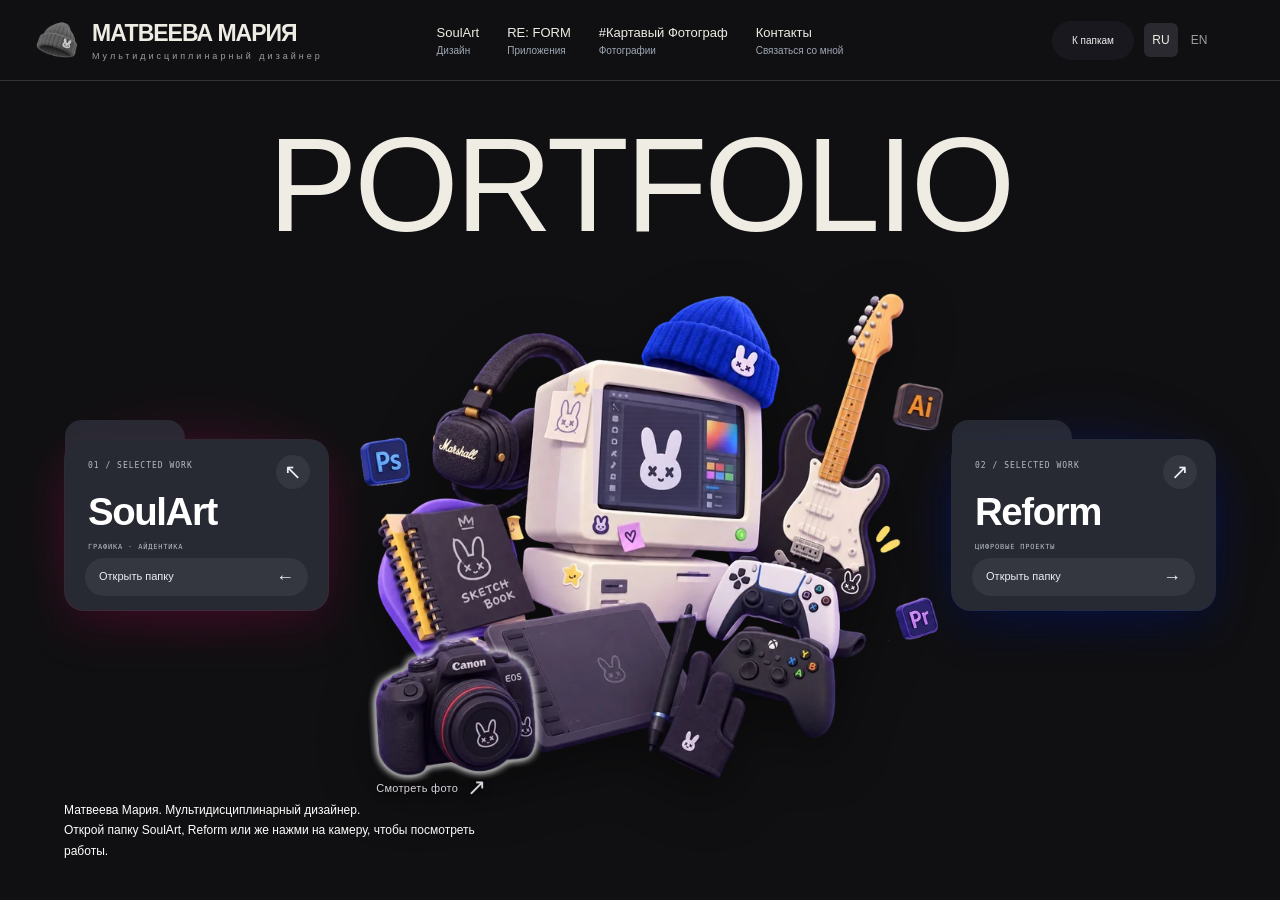
<file: personal-portfolio-concept/folders.html>
<!doctype html><html lang="ru"><head><meta charset="utf-8"><meta name="viewport" content="width=device-width,initial-scale=1"><meta name="theme-color" content="#101012"><title>Kartaamigo | Мария Матвеева - дизайнер и фотограф</title><link rel="stylesheet" href="../dual-world/style.css"><link rel="stylesheet" href="../dual-world/hero.css"><link rel="stylesheet" href="../dual-world/reform-scene.css"><link rel="stylesheet" href="../dual-world/world-scene.css"><link rel="stylesheet" href="../dual-world/new-motion.css"><link rel="stylesheet" href="../dual-world/desktop.css"><link rel="stylesheet" href="combined-editorial.css"><link rel="stylesheet" href="combined.css"><link rel="stylesheet" href="soulart-scroll.css?v=language-reset-93"><link rel="stylesheet" href="video-flow.css?v=buttons-90"><link rel="stylesheet" href="world-switcher.css?v=flow-9"><link rel="preload" as="image" href="assets/studio-center-camera-720.webp" imagesrcset="assets/studio-center-camera-720.webp 720w, assets/studio-center-camera-1440.webp 1440w" imagesizes="(max-width:800px) 82vw, (min-width:1675px) 720px, 43vw"><script src="startup-loading.js?v=portfolio-refresh-76" defer></script><script src="world-switcher.js?v=designer-90" defer></script><script src="combined-controller.js?v=entry-center-97" defer></script><script src="soulart-scroll.js?v=portfolio-refresh-76" defer></script><script src="../dual-world/reform-scene.js?v=portfolio-refresh-76" defer></script><link rel="stylesheet" href="folder-worlds.css?v=folders-5"><script src="folder-worlds.js?v=portfolio-refresh-76" defer></script><link rel="stylesheet" href="reform-projects.css?v=drawer-2"><script src="reform-projects.js?v=portfolio-refresh-76" defer></script><link rel="stylesheet" href="studio-center.css?v=studio-5"><script src="studio-center.js?v=portfolio-refresh-76" defer></script><link rel="stylesheet" href="studio-compact.css?v=compact-9"><link rel="stylesheet" href="photography-world.css?v=photo-about-hat-107"><script src="photography-world.js?v=photo-about-hat-107" defer></script><link rel="stylesheet" href="reform-layout.css?v=bilingual-95"><script src="reform-layout.js?v=bilingual-95" defer></script><link rel="stylesheet" href="portfolio-responsive.css?v=section-hats-105"><script src="portfolio-i18n.js?v=channel-design-109" defer></script><meta name="description" content="Kartaamigo - портфолио Марии Матвеевой: графический и мультидисциплинарный дизайн, UI/UX, айдентика, вёрстка журналов и книг, фотография. SoulArt и RE: FORM."><meta name="robots" content="index,follow,max-image-preview:large"><meta name="author" content="Maria Matveeva"><link rel="canonical" href="https://kartaamigo.github.io/"><meta property="og:type" content="website"><meta property="og:site_name" content="Kartaamigo"><meta property="og:title" content="Kartaamigo | Мария Матвеева - дизайнер и фотограф"><meta property="og:description" content="Kartaamigo - портфолио Марии Матвеевой: графический и мультидисциплинарный дизайн, UI/UX, айдентика, вёрстка журналов и книг, фотография. SoulArt и RE: FORM."><meta property="og:url" content="https://kartaamigo.github.io/"><meta property="og:image" content="https://kartaamigo.github.io/personal-portfolio-concept/assets/studio-center-camera-1440.webp"><meta name="twitter:card" content="summary_large_image"><link rel="alternate" hreflang="ru" href="https://kartaamigo.github.io/"><link rel="alternate" hreflang="en" href="https://kartaamigo.github.io/index.en.html"><link rel="alternate" hreflang="x-default" href="https://kartaamigo.github.io/"><script type="application/ld+json">[{"@context": "https://schema.org", "@type": "WebSite", "name": "Kartaamigo", "alternateName": ["Kartaamigo Portfolio", "SoulArt / KRTY"], "url": "https://kartaamigo.github.io/", "inLanguage": ["ru", "en"]}, {"@context": "https://schema.org", "@type": "Person", "name": "Мария Матвеева", "alternateName": ["Maria Matveeva", "kartaamigo", "SoulArt", "KRTY"], "url": "https://kartaamigo.github.io/", "jobTitle": "Multidisciplinary designer and photographer", "sameAs": ["https://github.com/kartaamigo", "https://www.behance.net/tuumiyurmirazh", "https://t.me/designeramigo", "https://ru.pinterest.com/x1ghostxsoul1x/"]}]</script><link rel="icon" href="../favicon.ico?v=section-favicon-106" sizes="16x16 32x32 48x48 64x64 128x128 256x256" type="image/x-icon"><link rel="icon" href="../favicon-96.png?v=section-favicon-106" sizes="96x96" type="image/png"><link rel="apple-touch-icon" href="../apple-touch-icon.png?v=logo-102" sizes="180x180"><link rel="manifest" href="../site.webmanifest"><meta name="application-name" content="Kartaamigo"><meta name="apple-mobile-web-app-title" content="Kartaamigo"><meta name="msapplication-TileImage" content="../site-icon-192.png"><meta name="msapplication-TileColor" content="#101012"><script src="section-favicon.js?v=section-favicon-106" defer></script></head><body data-studio="compact" data-world="neutral" data-preview="neutral"><header><a class="wordmark" href="#home">МАТВЕЕВА МАРИЯ<span>Мультидисциплинарный дизайнер</span></a><nav aria-label="Разделы портфолио"><a href="#projects" data-header-world="art"><span>SoulArt</span><small>Дизайн</small></a><a href="#projects" data-header-world="digital"><span>RE: FORM</span><small>Приложения</small></a><a href="#photo-works" data-header-world="photography"><span>#Картавый Фотограф</span><small>Фотографии</small></a><a href="contacts.html" data-header-contact><span>Контакты</span><small>Связаться со мной</small></a></nav><div class="header-worlds" role="group" aria-label="Выбор мира"><button data-switch="art" aria-pressed="false">SoulArt</button><button class="world-reset" type="button" aria-label="Оба мира">◐</button><button data-switch="digital" aria-pressed="false">RE: FORM</button></div></header><main><section class="hero" id="home" aria-label="Выбери направление"><div class="paper-scene" aria-hidden="true"><span class="paper-word">CREATE<br>FEEL<br>REPEAT.</span><span class="doodle">✳</span><span class="scribble">a little chaos,<br>a lot of character.</span></div><div class="digital-scene" aria-hidden="true"><div class="scene-grid"></div><span class="orbit orbit-a"></span><span class="orbit orbit-b"></span><div class="float-chip">RE: FORM<br><b>DESIGN → CODE → LIFE</b></div></div>

<div class="hero-artwork"><div class="artwork-track"><h1 class="background-manifesto">PORTFOLIO</h1><img class="artwork-art" data-src="assets/world-art-filled.webp" alt="Розовый заяц SoulArt"><div class="digital-frame"><div class="reform-art reform-playground"><img class="reform-static" data-src="../dual-world/assets/reform/provided-details/bunny-stationary-restored.png" alt="Синий заяц RE: FORM на чёрной платформе"><button class="reform-prop motion-card" type="button" aria-label="Дизайн + код. От эскиза до живого интерфейса." aria-describedby="reform-dialog" data-message="Дизайн + код. От эскиза до живого интерфейса."><img data-src="../dual-world/assets/reform/provided-details/card.png" alt=""></button><button class="reform-prop motion-blur" type="button" aria-label="Один человек + ИИ. Направление и решения - мои." aria-describedby="reform-dialog" data-message="Один человек + ИИ. Направление и решения - мои."><img data-src="../dual-world/assets/reform/provided-details/blur.png" alt=""></button><button class="reform-prop motion-scribble" type="button" aria-label="Немного экспериментов, много собственного характера." aria-describedby="reform-dialog" data-message="Немного экспериментов, много собственного характера."><img data-src="../dual-world/assets/reform/provided-details/scribble.png" alt=""></button><button class="reform-prop motion-signal" type="button" aria-label="Есть связь! Давай превратим твою идею в проект." aria-describedby="reform-dialog" data-message="Есть связь! Давай превратим твою идею в проект."><img data-src="../dual-world/assets/reform/provided-details/signal.png" alt=""></button><button class="reform-prop motion-arc" type="button" aria-label="От первой мысли до продукта - один непрерывный процесс." aria-describedby="reform-dialog" data-message="От первой мысли до продукта - один непрерывный процесс."><img data-src="../dual-world/assets/reform/provided-details/arc.png" alt=""></button><button class="reform-prop motion-plus" type="button" aria-label="А что, если попробовать? Добавим ещё одну идею." aria-describedby="reform-dialog" data-message="А что, если попробовать? Добавим ещё одну идею."><img data-src="../dual-world/assets/reform/provided-details/plus.png" alt=""></button><button class="reform-prop motion-drop" type="button" aria-label="Из свободной идеи - в форму, смысл и работающий продукт." aria-describedby="reform-dialog" data-message="Из свободной идеи - в форму, смысл и работающий продукт."><img data-src="../dual-world/assets/reform/provided-details/drop.png" alt=""></button><button class="reform-prop motion-error" type="button" aria-label="Ошибки - часть процесса. Пробую, исправляю, создаю." aria-describedby="reform-dialog" data-message="Ошибки - часть процесса. Пробую, исправляю, создаю."><img data-src="../dual-world/assets/reform/provided-details/error.png" alt=""></button><button class="reform-prop motion-stroke" type="button" aria-label="Немного смелости - и идея обретает свой характер." aria-describedby="reform-dialog" data-message="Немного смелости - и идея обретает свой характер."><img data-src="../dual-world/assets/reform/provided-details/stroke.png" alt=""></button><button class="reform-prop motion-ball" type="button" aria-label="Большие проекты начинаются с маленькой идеи." aria-describedby="reform-dialog" data-message="Большие проекты начинаются с маленькой идеи."><img data-src="../dual-world/assets/reform/provided-details/ball.png" alt=""></button><button class="reform-prop motion-spray" type="button" aria-label="Дизайн с характером. Скучные решения здесь не задерживаются." aria-describedby="reform-dialog" data-message="Дизайн с характером. Скучные решения здесь не задерживаются."><img data-src="../dual-world/assets/reform/provided-details/spray.png" alt=""></button><button class="reform-prop motion-screen" type="button" aria-label="Привет! Ты на стороне RE: FORM. Здесь идеи оживают." aria-describedby="reform-dialog" data-message="Привет! Ты на стороне RE: FORM. Здесь идеи оживают."><img data-src="../dual-world/assets/reform/provided-details/screen.png" alt=""></button><div class="reform-pixel-dialog" id="reform-dialog" role="tooltip" hidden><span>RE: FORM / HELLO_</span><p></p></div><span class="reform-scene-hint">Наведи на деталь или нажми ✦</span></div></div></div></div>
<div class="choices"><button type="button" class="choice choice-art" data-pick="art"><span class="choice-index">01</span><h2>SoulArt<span>/ KRTY</span></h2><p>Иллюстрация. Айдентика.<br>Дизайн для брендов и проектов.</p><span class="choice-link">В мир творчества ↙</span></button><button type="button" class="choice choice-digital" data-pick="digital"><span class="choice-index">02</span><h2>RE: FORM<span>design · code · life</span></h2><p>Дизайн | Код | Удобство.<br>Идея, которая поможет.</p><span class="choice-link">В рабочее пространство ↘</span></button></div>
<div class="hero-bottom"><p id="hero-caption">Превращаю идеи в визуальные истории.<br>И даю им жизнь.</p><span class="small-note">Наведи - почувствуй.<br>Нажми - выбери.</span></div></section><div class="portfolio-content"><div class="ribbon" aria-label="НАШИ МЕЧТЫ РЕАЛЬНЫ. ДЕЛАТЬ. ПРОБОВАТЬ. ОБРАБАТЫВАТЬ."><div class="ribbon-track" aria-hidden="true"><div class="ribbon-loop"><span class="ribbon-copy">НАШИ МЕЧТЫ РЕАЛЬНЫ. ДЕЛАТЬ. ПРОБОВАТЬ. ОБРАБАТЫВАТЬ.</span><span class="ribbon-copy">НАШИ МЕЧТЫ РЕАЛЬНЫ. ДЕЛАТЬ. ПРОБОВАТЬ. ОБРАБАТЫВАТЬ.</span></div><div class="ribbon-loop"><span class="ribbon-copy">НАШИ МЕЧТЫ РЕАЛЬНЫ. ДЕЛАТЬ. ПРОБОВАТЬ. ОБРАБАТЫВАТЬ.</span><span class="ribbon-copy">НАШИ МЕЧТЫ РЕАЛЬНЫ. ДЕЛАТЬ. ПРОБОВАТЬ. ОБРАБАТЫВАТЬ.</span></div></div></div><section class="resume-about" id="about">
<div class="resume-title"><span class="tiny">01 / ОБО МНЕ - ПЕРЕД ТЕМ, КАК СМОТРЕТЬ РАБОТЫ</span></div>
<div class="resume-intro"><div class="portrait portrait-drawing"><img data-src="assets/maria-portrait-drawing.webp" alt="Иллюстрированный портрет Марии из резюме"></div><div class="resume-intro-copy"><div class="tiny">MATVEEVA MARIA / MULTIDISCIPLINARY DESIGNER</div><h2>Мария<br>Матвеева<span>✳</span></h2><h3>Стиль уже со мной.<br><em>Опыт приходит.</em></h3><p>С 2022 года занимаюсь графическим дизайном. За это время освоила композицию, типографику, цветовую гармонию и работу со стилем. Понимаю, как визуал должен решать задачу, и всегда ищу в каждом элементе смысл.</p><p>Работала над учебными и личными проектами: айдентика, постеры, обложки, контент для соцсетей. Постоянно слежу за трендами, развиваю навыки. Открыта к реальным проектам, чтобы расти как специалист и создавать качественный продукт.</p><div class="resume-actions"><a href="assets/maria-resume.jpg" target="_blank" rel="noopener">Резюме целиком ↗</a><a href="https://t.me/designeramigo" target="_blank" rel="noopener">Обсудить проект ↗</a></div></div></div>
<div class="resume-details"><div class="resume-block"><h4><span>01</span> Опыт</h4><article><small>2023 / BEE PRO</small><h5>Графический дизайнер</h5><p>Дизайн карточек товаров для сайта.</p></article><article><small>2025-2026 / КОЛЛЕДЖ</small><h5>Фотограф</h5><p>Съёмка мероприятий и портретов.</p></article><article><small>С 2026 / КОЛЛЕДЖ</small><h5>Графический дизайнер</h5><p>Создание карточек и визуальных материалов.</p></article></div>
<div class="resume-block"><h4><span>02</span> Образование</h4><article><small>2023-2025</small><h5>IT TOP Academy</h5><p>Графический дизайн.<br>Композиция, типографика, цвет, айдентика, digital-дизайн. Практика и современные подходы.</p></article><h4 class="tools-heading">Инструменты</h4><div class="tool-set"><img src="assets/tool-photoshop-provided.webp" alt="Photoshop" title="Photoshop" width="40" height="40" loading="lazy"><img src="assets/tool-illustrator-provided.webp" alt="Illustrator" title="Illustrator" width="40" height="40" loading="lazy"><img src="assets/tool-indesign-provided.webp" alt="InDesign" title="InDesign" width="40" height="40" loading="lazy"><img src="assets/tool-figma-provided.webp" alt="Figma" title="Figma" width="40" height="40" loading="lazy"><img src="assets/tool-lightroom-provided.webp" alt="Lightroom" title="Lightroom" width="40" height="40" loading="lazy"></div><p class="tool-names">Photoshop · Illustrator · InDesign · Figma · Lightroom</p></div>
<div class="resume-block"><h4><span>03</span> Навыки</h4><ul><li>Композиция и иерархия</li><li>Типографика</li><li>Цветокоррекция и гармония</li><li>Работа с референсами и мудбордами</li><li>Дизайн постеров и баннеров</li><li>Разработка айдентики и логотипов</li></ul></div>
<div class="resume-block"><h4><span>04</span> В работе</h4><ul><li>Креативное мышление</li><li>Внимание к деталям</li><li>Работа с критикой и гибкость</li><li>Тайм-менеджмент и ответственность</li><li>Быстрая обучаемость</li></ul><h4 class="tools-heading">Языки</h4><div class="languages language-scales"><img src="assets/languages-user-original-96.png" alt="Шкалы владения русским и английским языками" width="2172" height="724" loading="lazy"></div></div></div></section><section class="works" id="projects"><div class="section-title"><span class="tiny">02 / ИЗБРАННЫЕ ПРОЕКТЫ</span><h2>Мои<br><em>работы.</em></h2></div><div class="work-layout"><article class="work work-a behance-work" data-project-type="ВЁРСТКА ЖУРНАЛА"><a class="work-cover project-cover project-journal" href="https://www.behance.net/gallery/229126569/Journal-Full-fledged-layout-of-the-magazine" target="_blank" rel="noopener noreferrer" aria-label="Открыть Journal на Behance"><img src="assets/project-journal.webp" alt="Journal - вёрстка журнала" width="808" height="632" loading="lazy"></a><div class="work-caption"><h3><a href="https://www.behance.net/gallery/229126569/Journal-Full-fledged-layout-of-the-magazine" target="_blank" rel="noopener noreferrer">Journal</a></h3><p>Дизайн и полная вёрстка журнала.</p><span class="tiny">ВЁРСТКА ЖУРНАЛА / BEHANCE</span></div></article><article class="work work-b behance-work" data-project-type="ПРИЛОЖЕНИЕ / UI/UX"><a class="work-cover project-cover project-reform-life" href="https://www.behance.net/gallery/256292513/Demo-version-of-the-project-RE-FORM-LIFE" target="_blank" rel="noopener noreferrer" aria-label="Открыть RE:FORM LIFE на Behance"><img src="assets/project-reform-life.webp" alt="RE:FORM LIFE - приложение / ui/ux" width="1600" height="900" loading="lazy"></a><div class="work-caption"><h3><a href="https://www.behance.net/gallery/256292513/Demo-version-of-the-project-RE-FORM-LIFE" target="_blank" rel="noopener noreferrer">RE:FORM LIFE</a></h3><p>Демо проекта для планирования жизни и повседневных задач.</p><span class="tiny">ПРИЛОЖЕНИЕ / UI/UX / BEHANCE</span></div></article><article class="work work-c behance-work" data-project-type="РЕБРЕНДИНГ / АЙДЕНТИКА"><a class="work-cover project-cover project-xfit" href="https://www.behance.net/gallery/249997653/XFit-Rebranding" target="_blank" rel="noopener noreferrer" aria-label="Открыть XFit на Behance"><img src="assets/project-xfit.webp" alt="XFit - ребрендинг / айдентика" width="808" height="632" loading="lazy"></a><div class="work-caption"><h3><a href="https://www.behance.net/gallery/249997653/XFit-Rebranding" target="_blank" rel="noopener noreferrer">XFit</a></h3><p>Ребрендинг XFit: логотип и визуальный стиль.</p><span class="tiny">РЕБРЕНДИНГ / АЙДЕНТИКА / BEHANCE</span></div></article><article class="work work-d behance-work" data-project-type="БРЕНДБУК / АЙДЕНТИКА"><a class="work-cover project-cover project-brandbook" href="https://www.behance.net/gallery/246885793/Brand-Book-GxSoulKRTY" target="_blank" rel="noopener noreferrer" aria-label="Открыть Брендбук GxSoul/KRTY на Behance"><img src="assets/project-brandbook.webp" alt="Брендбук GxSoul/KRTY" width="808" height="632" loading="lazy"></a><div class="work-caption"><h3><a href="https://www.behance.net/gallery/246885793/Brand-Book-GxSoulKRTY" target="_blank" rel="noopener noreferrer">Брендбук GxSoul/KRTY</a></h3><p>Логотип, фирменный стиль и оформление брендбука.</p><span class="tiny">БРЕНДБУК / АЙДЕНТИКА / BEHANCE</span></div></article><article class="work work-e behance-work" data-project-type="САЙТ / UI/UX"><a class="work-cover project-cover project-portfolio-website" href="https://www.behance.net/gallery/251160601/Portfolio-Website" target="_blank" rel="noopener noreferrer" aria-label="Открыть Сайт-портфолио на Behance"><img src="assets/project-portfolio-website.webp" alt="Сайт-портфолио" width="808" height="632" loading="lazy"></a><div class="work-caption"><h3><a href="https://www.behance.net/gallery/251160601/Portfolio-Website" target="_blank" rel="noopener noreferrer">Сайт-портфолио</a></h3><p>Дизайн сайта для презентации своих работ.</p><span class="tiny">САЙТ / UI/UX / BEHANCE</span></div></article><article class="work work-f behance-work" data-project-type="ПОСТЕР / ГРАФИЧЕСКИЙ ДИЗАЙН"><a class="work-cover project-cover project-poster-flower" href="https://www.behance.net/gallery/228242573/Poster-flower" target="_blank" rel="noopener noreferrer" aria-label="Открыть Постер Flower на Behance"><img src="assets/project-poster-flower.webp" alt="Постер Flower" width="808" height="632" loading="lazy"></a><div class="work-caption"><h3><a href="https://www.behance.net/gallery/228242573/Poster-flower" target="_blank" rel="noopener noreferrer">Постер Flower</a></h3><p>Постер с типографикой и коллажем.</p><span class="tiny">ПОСТЕР / ГРАФИЧЕСКИЙ ДИЗАЙН / BEHANCE</span></div></article></div></section>

<section class="create"><div class="tiny">03 / ЧТО Я СОЗДАЮ</div><div class="discipline"><span>01</span><h3>Айдентику</h3><p>Логотипы, стиль и визуальные системы</p></div><div class="discipline"><span>02</span><h3>Постеры и обложки</h3><p>Создание постеров и обложек для книг и журналов</p></div><div class="discipline"><span>03</span><h3>Вёрстку журналов и книг</h3><p>Типографика, оформление страниц и подготовка к печати</p></div><div class="discipline"><span>04</span><h3>Digital-дизайн</h3><p>Создание сайтов, UI/UX-дизайн, карточки товаров и контент для соцсетей</p></div><div class="discipline"><span>05</span><h3>Оформление каналов</h3><p>Превью для YouTube, шапки, аватарки и оформление соцсетей</p></div><div class="discipline"><span>06</span><h3>Фотографию</h3><p>Портреты и съёмка мероприятий</p></div></section>
<section class="reform" id="reform"><div class="tiny">04 / ОДИН ИЗ МОИХ ПРОЕКТОВ</div><div class="reform-heading">reform<span>↗</span></div><div class="reform-bottom reform-bottom-simple"><p>Посмотрите подробнее о моём проекте Reform.</p></div></section>
<section class="contact" id="contacts"><div class="tiny">05 / НОВЫЕ ИДЕИ НАЧИНАЮТСЯ С РАЗГОВОРА</div><h2>НУ ЧТО,<br><span>СОЗДАДИМ</span><br>ЧТО-НИБУДЬ<span class="question">?</span></h2><div class="contact-bottom"><p>Проект, вопрос или просто «привет».<br>Давай начнём с одного сообщения.</p><div class="contact-links"><a href="https://t.me/designeramigo" target="_blank" rel="noopener">Telegram ↗</a><a href="mailto:xghostxsoulx@gmail.com">Почта ↗</a><a href="https://www.behance.net/tuumiyurmirazh" target="_blank" rel="noopener">Behance ↗</a></div></div><small>XGHOSTXSOULX@GMAIL.COM / @DESIGNERAMIGO</small></section><footer><b>МАРИЯ МАТВЕЕВА<span>✳</span></b><span>НЕ ПО ШАБЛОНУ. ПО-НАСТОЯЩЕМУ.</span><a href="#home">НАВЕРХ ↑</a></footer></div></main><button class="world-center-return" type="button" hidden>↩ Вернуться в центр</button><div class="sr-only" id="world-status" aria-live="polite"></div></body></html>
</file>
<file: dual-world/style.css>
:root{font-family:Manrope,Arial,sans-serif;color:#eeedf0;background:#111114;--pink:#f52b84;--muted:#a7a4af}*{box-sizing:border-box}html{scroll-behavior:smooth;scroll-padding-top:30px}body{margin:0}button,input,textarea{font:inherit}button,a{-webkit-tap-highlight-color:transparent}button{cursor:pointer}a{color:inherit;text-decoration:none}button{color:inherit}button:focus-visible,a:focus-visible{outline:3px solid #f52b84;outline-offset:6px}[hidden]{display:none!important}header{height:96px;padding:0 5%;display:flex;align-items:center;justify-content:space-between;gap:25px;background:#111114;position:relative;z-index:5}.wordmark{font-size:23px;letter-spacing:-1px}.wordmark span{display:block;font-size:9px;letter-spacing:3px;margin-top:4px}nav{display:flex;gap:32px;font-size:13px}nav a:hover{color:var(--pink)}.world-reset{border:1px solid #44434a;background:transparent;padding:11px 18px;border-radius:40px;font-size:12px}.world-reset span{margin-left:15px}.hero{position:relative;isolation:isolate;min-height:710px;overflow:hidden;background:#141416;transition:background .65s,color .65s}.hero-top{position:relative;z-index:3;display:flex;justify-content:space-between;padding:24px 5%;font-size:9px;letter-spacing:2px}.paper-scene,.digital-scene{position:absolute;inset:0;transition:clip-path .75s,opacity .7s}.paper-scene{background:#eee8e0;color:#272225;clip-path:inset(0 50% 0 0);overflow:hidden}.paper-scene:after{content:'';position:absolute;inset:0;background-image:url('assets/bunny-illustration.jpg');background-size:cover;opacity:.045}.paper-word{position:absolute;left:5%;top:100px;font-size:100px;line-height:.95;font-weight:800;letter-spacing:-9px;opacity:.07;transform:rotate(-7deg)}.doodle{position:absolute;color:#e93683;font-size:170px;left:33%;bottom:22px;transform:rotate(15deg)}.scribble{position:absolute;font:30px/1 Caveat,cursive;left:5%;bottom:70px;transform:rotate(-7deg);color:#b72960}.digital-scene{clip-path:inset(0 0 0 50%);background:radial-gradient(ellipse at 60% 55%,#65515d 0,#2a252c 35%,#141416 73%);overflow:hidden}.scene-grid{position:absolute;width:180%;height:100%;left:-40%;top:40%;background:linear-gradient(#ad9ba722 1px,transparent 1px),linear-gradient(90deg,#ad9ba722 1px,transparent 1px);background-size:80px 80px;transform:perspective(500px) rotateX(65deg)}.orbit{position:absolute;width:140px;height:140px;border:16px solid #bd9caa;border-radius:50%;box-shadow:inset -5px -6px 15px #f52b84aa,3px 3px 15px #f52b8455;transform:rotate(-25deg) rotateY(55deg)}.orbit-a{right:8%;top:28px}.orbit-b{left:54%;bottom:5%;width:90px;height:90px;border-width:11px}.float-chip{position:absolute;right:3%;bottom:24%;padding:24px;border:1px solid #ff72b0;background:linear-gradient(120deg,#18171dc9,#69425190);box-shadow:0 0 40px #f52b8430;font-size:20px;transform:perspective(600px) rotateY(-35deg) rotateZ(-14deg)}.float-chip b{display:block;font-size:7px;letter-spacing:1px;margin-top:14px}.bunny-stage{position:absolute;inset:70px 21% 95px;pointer-events:none;z-index:1}.bunny-illustration{position:absolute;inset:0;background:url('assets/bunny-illustration.jpg') center 48%/cover no-repeat;clip-path:inset(0 50% 0 0);mix-blend-mode:multiply;transition:clip-path .7s,opacity .7s;mask-image:radial-gradient(ellipse at 50% 46%,#000 28%,transparent 72%)}#bunny-3d{position:absolute;inset:-30px -70px;clip-path:inset(0 0 0 50%);transition:clip-path .7s,opacity .7s}#bunny-3d canvas{width:100%;height:100%;display:block}.split-line{position:absolute;left:50%;top:0;bottom:0;width:1px;background:linear-gradient(transparent,#f0d3df70,transparent);transition:opacity .5s}.choices{position:relative;z-index:2;display:flex;justify-content:space-between;min-height:475px;align-items:center}.choice{width:50%;min-height:440px;border:0;background:transparent;padding:90px 5% 100px;text-align:left;position:relative}.choice-art{color:#292227}.choice-digital{text-align:right}.choice-index{font-size:9px;letter-spacing:1.8px}.choice h1,.choice h2{font-size:clamp(36px,5vw,75px);letter-spacing:-4px;line-height:1;margin:25px 0 22px;font-weight:800}.choice h1 span{display:block;font-size:30px;letter-spacing:-1.5px;margin-top:12px}.choice h2 span{display:block;font-size:12px;letter-spacing:2px;margin-top:22px;font-weight:400}.choice p{font-size:13px;line-height:1.8;margin:0}.choice-link{display:inline-block;margin-top:35px;border-bottom:1px solid #a8748b;padding-bottom:9px;font-size:11px;letter-spacing:.5px}.hero-bottom{position:relative;z-index:3;display:flex;align-items:end;justify-content:space-between;padding:0 5% 32px;gap:20px;color:#efedf0}.hero-bottom p{font-size:12px;line-height:1.7;color:#33252d}.scroll-cue{display:flex;flex-direction:column;align-items:center;font-size:11px;gap:12px;mix-blend-mode:difference;color:white}.scroll-cue span{font-size:24px}.small-note{font-size:10px;line-height:1.7;opacity:.7;text-align:right}body[data-preview=art] .paper-scene{clip-path:inset(0)}body[data-preview=art] .digital-scene{clip-path:inset(0 0 0 100%)}body[data-preview=art] .bunny-illustration{clip-path:inset(0);opacity:1}body[data-preview=art] #bunny-3d{clip-path:inset(0 0 0 100%)}body[data-preview=art] .hero{color:#292227}body[data-preview=art] .choice-digital,body[data-preview=art] .hero-bottom{color:#292227}body[data-preview=digital] .paper-scene{clip-path:inset(0 100% 0 0)}body[data-preview=digital] .digital-scene{clip-path:inset(0)}body[data-preview=digital] #bunny-3d{clip-path:inset(0)}body[data-preview=digital] .bunny-illustration{clip-path:inset(0 100% 0 0)}body[data-preview=digital] .choice-art,body[data-preview=digital] .hero-bottom p{color:#eeedf0}body:not([data-preview=neutral]) .split-line{opacity:0}body[data-preview=neutral] .hero-top>span:first-child{color:#292227}body[data-preview=neutral] .hero-top>span:nth-child(2){background:#262028;color:white;border-radius:30px;padding:6px 12px;margin-top:-6px}.content-section{padding:60px 5% 85px;transition:background .5s,color .5s;background:#17171b}.section-top{display:flex;justify-content:space-between;align-items:center;gap:20px;margin-bottom:65px;font-size:10px;letter-spacing:2px}.world-tabs{display:flex;background:#232329;border-radius:40px;padding:4px}.world-tabs button{padding:10px 17px;background:none;border:0;border-radius:30px;color:#bdbbc4;font-size:11px}.world-tabs button[aria-pressed=true]{background:#eeedf0;color:#19171d}.intro{position:relative;max-width:950px;margin-bottom:55px}.eyebrow{font-size:10px;letter-spacing:2px}h2{font-size:clamp(35px,5vw,65px);line-height:1.07;letter-spacing:-3px;margin:22px 0}em{font-style:normal;color:var(--pink)}.intro p{max-width:550px;font-size:14px;line-height:1.9;color:var(--muted)}.gateway-grid,.project-grid,.neutral-projects{display:grid;grid-template-columns:1fr 1fr;gap:28px}.gateway{padding:35px;text-align:left;border:0;min-height:280px;position:relative}.gateway span{font-size:10px;letter-spacing:2px}.gateway h3{font-size:40px;line-height:1.1;letter-spacing:-2px}.gateway p{font-size:12px}.art-gateway{background:#ede4dd;color:#30252c;transform:rotate(-1deg)}.digital-gateway{background:radial-gradient(at 90% 100%,#7a2550,#2c2932);border:1px solid #53404d}.neutral-projects{margin-top:65px}.project-card{display:block}.project-card img{width:100%;aspect-ratio:1.5;object-fit:cover;background:#24232a;border-radius:4px;transition:transform .3s}.project-card:hover img{transform:translateY(-5px)}.project-meta{display:flex;align-items:start;justify-content:space-between;margin:18px 0 35px}.project-meta h3{font-size:18px;margin:4px 0}.project-meta p,.project-meta span{font-size:11px;color:var(--muted);line-height:1.5}.project-meta b{font-size:25px;color:var(--pink)}body[data-world=art] .content-section{background:#efe8e1;color:#2c2229}body[data-world=art] .intro p,body[data-world=art] .project-meta p,body[data-world=art] .project-meta span{color:#6d5d66}.app-intro{display:flex;justify-content:space-between;align-items:end;gap:20px;margin-bottom:35px}.app-intro h2{font-size:43px}.app-intro p{font-size:12px;color:var(--muted);line-height:1.8}.workspace{border:1px solid #4c424c;background:#16151b;display:grid;grid-template-columns:210px 1fr;min-height:670px;border-radius:20px;overflow:hidden;box-shadow:0 20px 90px #0004}aside{padding:30px 18px;background:#1e1c24;border-right:1px solid #34303b;display:flex;flex-direction:column;gap:45px}.app-brand{font-size:23px;letter-spacing:-1px;padding:0 12px}.app-brand span{display:block;font-size:9px;letter-spacing:1px;color:#96909f;margin-top:6px}.app-nav{display:flex;flex-direction:column;gap:8px}.app-nav button{text-align:left;background:none;border:0;padding:14px;border-radius:9px;font-size:12px;color:#a8a2b3}.app-nav button.active{background:#f52b841c;color:#ff90be}.app-nav button span{float:right}.sidebar-foot{margin-top:auto;font-size:10px;line-height:1.9;padding:12px}.sidebar-foot small{font-size:9px;color:#918997}.status-dot{display:inline-block;background:#70dda8;width:6px;height:6px;border-radius:50%;margin-right:6px}.app-main{min-width:0;padding:24px 30px 35px}.app-toolbar{display:flex;justify-content:space-between;font-size:9px;color:#a29ba9;padding-bottom:25px;gap:12px}.welcome{background:radial-gradient(at 100% 50%,#753650,#302633 55%,#28212c);padding:35px;border:1px solid #614052;border-radius:15px;position:relative;overflow:hidden}.welcome>span:first-child{font-size:9px;letter-spacing:2px}.welcome h3{font-size:42px;line-height:1.1;letter-spacing:-2px;position:relative;z-index:1;margin:23px 0}.welcome p{font-size:12px;line-height:1.8;max-width:330px;color:#d2c6d1;position:relative;z-index:1}.solid{display:inline-block;background:#f52b84;color:white;border:0;border-radius:8px;padding:13px 20px;font-size:11px;text-align:center}.welcome .solid{position:relative;z-index:1;margin-top:15px}.welcome-orb{width:150px;height:150px;position:absolute;right:10px;top:60px;border-radius:50%;background:radial-gradient(at 25% 25%,#ffdcec,#cf8da7 16%,#573644 50%,#1c1620 72%,#f52b84);box-shadow:0 0 50px #f52b8433;transform:rotate(-25deg)}.app-card-grid{display:grid;grid-template-columns:1fr 1fr;gap:16px;margin:20px 0}.app-card{background:#24212b;border:1px solid #39313f;border-radius:12px;padding:22px;text-align:left}.app-card>span{font-size:9px;letter-spacing:1px;color:#b3a7b9}.app-card h4{font-size:23px;line-height:1.2;letter-spacing:-.8px;margin:22px 0 15px}.app-card p{font-size:10px;color:#a9a0b2}.app-manifesto{display:grid;grid-template-columns:1fr 2fr;gap:25px;padding:20px 0;align-items:start}.app-manifesto span{font-size:9px;color:#be82a0;letter-spacing:1px;line-height:1.8}.app-manifesto p{font-size:11px;color:#b3aab9;line-height:1.9;margin:0}.app-heading{display:flex;align-items:center;justify-content:space-between;gap:20px;margin:10px 0 30px}.app-heading h3{font-size:25px;letter-spacing:-1px;margin:0}.app-heading span{font-size:8px;letter-spacing:1px;color:#a096aa}.life-card{background:radial-gradient(at 90% 40%,#724153,#2a232f 60%);border:1px solid #5b4051;border-radius:14px;padding:30px;margin-bottom:28px}.life-card>span{font-size:9px;letter-spacing:2px}.life-card h4{font-size:50px;line-height:1;letter-spacing:-3px;margin:28px 0}.life-card p{font-size:12px;line-height:1.8;max-width:330px;margin-bottom:25px}.workspace .project-grid{grid-template-columns:1fr}.workspace .project-card img{aspect-ratio:2}form label{display:block;font-size:11px;color:#c1b8ca;margin:18px 0 9px}input,textarea{width:100%;background:#24202b;border:1px solid #493d52;border-radius:8px;color:#eee9f4;padding:13px;font-size:13px}textarea{resize:vertical}input:focus,textarea:focus{outline:2px solid var(--pink)}.form-bottom{display:flex;justify-content:space-between;align-items:center;gap:18px;margin-top:20px}.form-bottom>span{font-size:10px;color:#aea2b9;line-height:1.7}#storage-message{font-size:11px;color:#dca0b9}#notes-list{display:grid;grid-template-columns:1fr 1fr;gap:16px;margin-top:30px}.note{background:#302735;border:1px solid #5b4558;border-radius:10px;padding:20px;overflow-wrap:anywhere}.note h4{font-size:15px;margin:0 0 12px}.note p{font-size:12px;color:#c8bbce;line-height:1.7;white-space:pre-wrap}.note-bottom{display:flex;align-items:center;justify-content:space-between;gap:10px;margin-top:20px}.note time{font-size:9px;color:#ac95b0}.note button,.task-delete{border:0;background:transparent;color:#d9a2bc;font-size:10px;padding:7px}.empty-state{font-size:12px;color:#a398af;line-height:1.8;grid-column:1/-1;padding:25px 0}.focus-card{text-align:center;padding:35px;background:radial-gradient(at 50% 0,#593447,#28202e 70%);border:1px solid #543b50;border-radius:15px}.focus-card>span{font-size:9px;letter-spacing:2px}#timer{font-size:80px;letter-spacing:-5px;font-variant-numeric:tabular-nums;margin:25px 0}.timer-actions{display:flex;justify-content:center;gap:12px}.timer-actions>button:last-child{border:1px solid #645167;background:transparent;border-radius:8px;padding:12px 18px;font-size:11px}.focus-card p{font-size:11px;color:#b4a2bc}.task-input-row{display:flex;gap:10px}.task-input-row input{flex:1;min-width:0}.task{display:flex;align-items:center;gap:12px;padding:15px 0;border-bottom:1px solid #39303f}.task label{display:flex;align-items:center;gap:12px;font-size:12px;flex:1;overflow-wrap:anywhere;min-width:0}.task input{width:17px;height:17px;accent-color:var(--pink);flex-shrink:0}.task input:checked+span{text-decoration:line-through;color:#95879f}.about-section{padding:80px 5%;background:#19191d}.about-section>div{display:grid;grid-template-columns:1fr 1fr;gap:50px;margin-top:15px}.about-copy p{font-size:13px;color:#b0abb7;line-height:2}.skill-tags{display:flex;flex-wrap:wrap;gap:10px;margin-top:30px}.skill-tags span{padding:8px 12px;border:1px solid #4a414d;border-radius:30px;font-size:10px}.contact-section{padding:80px 5%;background:#eee7e1;color:#30232a}.contact-section h2{font-size:clamp(35px,6vw,78px)}.contact-section h2 a{color:#c32969}.contact-section>div{display:flex;flex-wrap:wrap;gap:35px;margin-top:40px;font-size:12px}footer{padding:28px 5%;display:flex;justify-content:space-between;font-size:9px;letter-spacing:1px;color:#b0a6b3}.sr-only{position:absolute;width:1px;height:1px;padding:0;margin:-1px;overflow:hidden;clip:rect(0,0,0,0)}
@media(min-width:1500px){.hero{min-height:850px}.choices{min-height:610px}.bunny-stage{inset:70px 25% 100px}.choice{padding-top:150px;padding-bottom:150px}}@media(max-width:800px){header{height:80px}.wordmark{font-size:18px}nav{gap:18px;font-size:11px}.hero{min-height:630px}.hero-top{font-size:7px;letter-spacing:1px}.hero-top>span:last-child{display:none}.choices{min-height:410px}.choice{padding:180px 5% 25px;min-height:410px}.choice h1,.choice h2{font-size:40px;letter-spacing:-2px}.choice h1 span{font-size:20px}.choice h2 span{font-size:9px;letter-spacing:1px}.choice-index{font-size:7px;letter-spacing:1px}.choice p{font-size:11px}.choice-link{font-size:9px;margin-top:20px}.bunny-stage{inset:25px 13% 80px}.paper-word{font-size:75px}.float-chip{display:none}.orbit-a{width:75px;height:75px;border-width:10px}.small-note{display:none}.hero-bottom{padding-bottom:26px}.hero-bottom p{font-size:10px}.scroll-cue{font-size:9px}.workspace{grid-template-columns:165px 1fr}.app-main{padding:22px}.app-brand{font-size:19px}.app-brand span{font-size:8px}.welcome{padding:25px}.welcome h3{font-size:34px}.welcome-orb{opacity:.4}.app-card{padding:18px}.app-card h4{font-size:20px}.app-intro{display:block}.app-intro h2{font-size:34px}.app-manifesto{display:block}.app-manifesto p{margin-top:10px}.app-toolbar>span:last-child{display:none}.app-heading span{display:none}}
@media(max-width:560px){header{padding:0 5%;gap:10px}.wordmark{font-size:16px}.wordmark span{font-size:7px;letter-spacing:2px}nav{gap:14px}nav a:first-child{display:none}.world-reset{font-size:9px;padding:9px 11px}.world-reset span{margin-left:5px}.hero{min-height:640px}.hero-top{padding-top:20px}.hero-top>span:nth-child(2){font-size:7px}.bunny-stage{inset:15px 0 185px}#bunny-3d{inset:-20px -15px}.choices{min-height:440px;align-items:end}.choice{padding:285px 5% 20px;min-height:440px}.choice h1,.choice h2{font-size:30px;letter-spacing:-1.5px;margin:15px 0}.choice h1 span{font-size:19px;margin-top:10px}.choice h2 span{font-size:7px;margin-top:14px;letter-spacing:.7px}.choice-index{font-size:6px;letter-spacing:.7px}.choice p{font-size:9px;line-height:1.8}.choice-link{font-size:8px;margin-top:20px}.hero-bottom{padding-top:20px;align-items:center}.hero-bottom p{max-width:50%;font-size:9px}.scroll-cue{font-size:8px}.paper-word{left:5%;top:70px;font-size:55px;letter-spacing:-5px}.doodle{font-size:100px;bottom:0}.scribble{display:none}.orbit-b{display:none}.section-top{align-items:start;flex-direction:column;gap:20px;margin-bottom:45px}.world-tabs{width:100%}.world-tabs button{flex:1;padding:11px 8px}.content-section{padding-top:35px}.intro h2{font-size:39px}.intro p{font-size:12px}.gateway-grid,.project-grid,.neutral-projects{grid-template-columns:1fr;gap:20px}.gateway{min-height:230px;padding:28px}.gateway h3{font-size:35px}.workspace{grid-template-columns:1fr;border-radius:14px}aside{padding:18px;gap:20px;border-right:0;border-bottom:1px solid #443546}.app-brand{display:none}.app-nav{flex-direction:row;gap:4px}.app-nav button{flex:1;padding:12px 5px;font-size:10px;text-align:center;white-space:nowrap}.app-nav button span{display:none}.sidebar-foot{display:none}.app-main{padding:20px 16px}.welcome{padding:25px 20px}.welcome h3{font-size:36px}.app-card-grid{gap:10px}.app-card{padding:17px 13px}.app-card h4{font-size:20px}.app-card p{line-height:1.7}.app-card>span{font-size:7px}.app-intro h2{font-size:35px;letter-spacing:-2px}.app-heading h3{font-size:25px}#notes-list{grid-template-columns:1fr}.form-bottom{align-items:start}.form-bottom>span{font-size:9px}.form-bottom .solid{padding:12px}.task-input-row .solid{padding:12px}.focus-card{padding:25px 15px}#timer{font-size:70px}.about-section>div{grid-template-columns:1fr;gap:10px}.about-section h2{font-size:45px}.about-copy p{font-size:12px}.contact-section{padding:55px 5%}.contact-section h2{font-size:38px;letter-spacing:-2px}.contact-section>div{gap:20px;font-size:10px}footer{gap:20px;flex-wrap:wrap;font-size:8px}footer>span:nth-child(2){display:none}}
@media(prefers-reduced-motion:reduce){html{scroll-behavior:auto}*,*:before,*:after{transition:none!important;animation:none!important}}
/* RE: FORM: brushed silver, glass and restrained pixel details. */
header{position:sticky;top:0;transition:background .6s,color .6s}.header-worlds{display:flex;align-items:center;gap:4px;border:1px solid #55515b;border-radius:30px;padding:4px}.header-worlds button{border:0;background:none;border-radius:24px;padding:9px 12px;font-size:10px}.header-worlds button[aria-pressed=true]{background:#f52b84;color:#fff}.header-worlds .world-reset{padding:9px 11px;font-size:15px}.digital-scene{background:radial-gradient(ellipse at 60% 50%,#faf7fa 0,#c3bec3 50%,#a9a5ac 100%)}.scene-grid{background:linear-gradient(#72707818 1px,transparent 1px),linear-gradient(90deg,#72707818 1px,transparent 1px);background-size:75px 75px}.choice-digital,.small-note{color:#28232c}.float-chip{color:#29212a;background:linear-gradient(120deg,#f3e9eecc,#c0b4beaa);box-shadow:0 10px 45px #f52b8440;border-color:#fb76b0}.orbit{border-color:#a9a5ad;box-shadow:inset -5px -6px 15px #f52b8470,3px 3px 15px #e9e4e7}.hero-top>span:last-child{color:#332631}.hero-top>span:nth-child(2){color:#332631}body[data-preview=digital] .hero,body[data-preview=digital] .choice-art,body[data-preview=digital] .hero-bottom,body[data-preview=digital] .hero-bottom p{color:#28232c}.choice-index,.app-toolbar,.app-heading>span,.app-brand>span,.app-card>span,.sidebar-foot,.life-card>span{font-family:'Courier New',monospace}.scene-fallback{background:url('assets/bunny-illustration.jpg') center/cover;filter:contrast(1.1);mask-image:radial-gradient(ellipse,#000 20%,transparent 70%)}
body[data-world=art]{background:#e9e1d8;color:#30232b}body[data-world=art] header{background:#eee7de;color:#30232b}body[data-world=art] .header-worlds{border-color:#c8b6c1}body[data-world=art] .about-section{background:#e4d9cf;color:#30232b}body[data-world=art] .about-copy p{color:#6b5663}body[data-world=art] footer{background:#eee7de;color:#6b5663}body[data-world=art] .contact-section{background:#e6d2dc}body[data-world=digital]{background:#d4d4d9;color:#27252c}body[data-world=digital] header{background:#e9e9eeed;color:#25232a;backdrop-filter:blur(20px);border-bottom:1px solid #fff8}body[data-world=digital] .header-worlds{border-color:#b7b1bd}body[data-world=digital] .content-section{background:radial-gradient(at 80% 15%,#f1d9e6,#d3d3da 45%,#bfc1ca);color:#28232d}body[data-world=digital] .app-intro p{color:#6c6270}body[data-world=digital] .about-section{background:#e5e5ea;color:#29252d}body[data-world=digital] .about-copy p{color:#706676}body[data-world=digital] .skill-tags span{border-color:#bbb4c1}body[data-world=digital] .contact-section{background:#dcdce3;color:#29252d}body[data-world=digital] footer{background:#e9e9ee;color:#756b7c}.workspace{background:#f5f4f7a6;border:1px solid #fff9;box-shadow:0 25px 80px #5d556d26;backdrop-filter:blur(24px);color:#302a35}.workspace aside{background:#eeedf4b0;border-color:#ffffffaa}.app-brand>span,.sidebar-foot small,.app-toolbar,.app-heading>span{color:#857b8e}.app-nav button{color:#74697e}.app-nav button.active{background:#f52b8417;color:#b51b60;box-shadow:inset 0 0 0 1px #f52b8420}.welcome{background:radial-gradient(at 100% 50%,#eac3d6,#e5dce7 55%,#f1eef4);border:1px solid #fff;box-shadow:inset 0 0 30px #ffffff8a}.welcome h3{font-size:38px}.welcome p{color:#756778;max-width:360px}.welcome-orb{right:18px;top:90px;width:125px;height:125px;background:radial-gradient(at 25% 25%,#fff,#d3c5d2 15%,#837581 40%,#45394e 68%,#ff6cae 89%,#f2d6e4);box-shadow:0 20px 40px #77405d44}.welcome-orb:after{content:'';position:absolute;width:24px;height:24px;right:-8px;top:14px;background:#f52b84;box-shadow:26px -26px #c19daf,26px 0 #ec8eb6,0 -26px #fdb9d4}.app-card{background:#faf9fc99;border:1px solid #fff;box-shadow:0 7px 20px #6050750a}.app-card>span{color:#8a6c85}.app-card p,.app-manifesto p{color:#7f7188}.app-manifesto>span{color:#b23470}.life-card{background:radial-gradient(at 90% 40%,#eac3d6,#e9e1ec 60%);border-color:#fff}.life-card p{color:#79667c}.workspace input,.workspace textarea{background:#ffffffb0;border-color:#d7cbdc;color:#352a3c}.workspace form label{color:#746078}.workspace .form-bottom>span{color:#938199}.workspace #storage-message{color:#b32665}.workspace .empty-state{color:#8e7d96}.workspace .note{background:#fcf0f7;border-color:#ebd9e5;box-shadow:3px 5px 0 #e0c8da}.workspace .note p{color:#806789}.workspace .note time{color:#a085a4}.workspace .note button,.workspace .task-delete{color:#bd3874}.workspace .focus-card{background:radial-gradient(at 50% 0,#ead1de,#f6edf5 70%);border-color:#fff}.workspace .focus-card p{color:#8b6e94}.workspace .timer-actions>button:last-child{border-color:#cdb9d0}.workspace .task{border-color:#dac8df}.workspace .task input:checked+span{color:#a893ae}
@media(max-width:800px){.welcome-orb{opacity:.45}.welcome h3{font-size:32px}}@media(max-width:560px){header nav{display:none}.header-worlds button{padding:8px 8px;font-size:8px}.header-worlds .world-reset{font-size:14px;padding:5px 8px}.welcome h3{font-size:30px}.welcome-orb{opacity:.25;right:0;width:110px;height:110px}.app-nav button{font-size:10px}}
.play-teaser{display:flex;align-items:center;gap:20px;width:100%;border:1px solid #fff;background:#ffffff55;border-radius:10px;padding:20px;text-align:left;color:#65506e}.play-teaser b{display:block;font-size:13px}.play-teaser small{display:block;font-size:10px;color:#927c9b;margin-top:6px}.play-teaser>span:last-child{margin-left:auto;font-size:22px}.pixel-spark{font-size:35px;color:#ed4089;font-family:monospace}.play-info{display:flex;justify-content:space-between;align-items:center;gap:15px;margin-bottom:20px}.play-info p{font-size:11px;line-height:1.8;color:#8c758f;margin:0}.play-info>span{font:14px 'Courier New',monospace;color:#b32467;white-space:nowrap}.game-board{height:320px;position:relative;isolation:isolate;overflow:hidden;border:1px solid #fff;border-radius:14px;background:radial-gradient(ellipse at 50% 40%,#fff0f7,#e2d0e2 70%,#bcaec8)}#game-scene{position:absolute;inset:0;z-index:2;pointer-events:none}#game-scene canvas{display:block;width:100%;height:100%}.game-grid{position:absolute;inset:0;background-image:radial-gradient(#aa829766 1px,transparent 1px);background-size:18px 18px;z-index:0}.idea-pixel{position:absolute;z-index:3;transform:translate(-50%,-50%);display:flex;flex-direction:column;align-items:center;gap:7px;border:0;background:transparent;padding:15px;color:#c22067;transition:left .4s,top .4s}.idea-pixel>span{background:#f52b84;color:#fff;width:32px;height:32px;display:grid;place-items:center;font-size:22px;box-shadow:0 0 25px #ef3f9077,8px 8px 0 #9b235055;clip-path:polygon(20% 0,80% 0,80% 20%,100% 20%,100% 80%,80% 80%,80% 100%,20% 100%,20% 80%,0 80%,0 20%,20% 20%)}.idea-pixel b{font:10px 'Courier New',monospace;background:#ffffffc9;padding:5px 8px;border:1px solid #ead1e0}.game-floor{position:absolute;bottom:-55px;left:-30%;width:160%;height:200px;background:linear-gradient(#a487a633 1px,transparent 1px),linear-gradient(90deg,#a487a633 1px,transparent 1px);background-size:35px 35px;transform:perspective(300px) rotateX(60deg)}.game-label{position:absolute;bottom:15px;left:20px;font:8px 'Courier New',monospace;letter-spacing:1px;color:#8d6d91}.game-board.collected{box-shadow:inset 0 0 50px #ff92c333}.game-detail{margin-top:22px;min-height:65px}.game-detail>span{font:10px 'Courier New',monospace;color:#bd2468;letter-spacing:1px}.game-detail p{font-size:12px;line-height:1.8;color:#7e6684}.game-actions{display:flex;align-items:center;gap:18px;flex-wrap:wrap}.game-actions button{border:1px solid #cdb9d0;background:transparent;color:#8c6c97;border-radius:6px;font-size:10px;padding:10px 14px}.game-actions a{font-size:11px;color:#bf2065}.workspace .project-meta p,.workspace .project-meta span{color:#87738c}.workspace .project-meta h3{color:#392d41}@media(max-width:560px){.game-board{height:285px}.play-info p{font-size:10px}.play-teaser{padding:15px}.play-teaser b{font-size:11px}.play-teaser small{font-size:9px}.app-nav{flex-wrap:wrap}.app-nav button{min-width:60px}.header-worlds button{min-height:32px}.idea-pixel{min-width:80px;min-height:65px}}
.bunny-illustration{inset:-30px -70px;background:url("assets/bunny-cutout.png") center/auto 100% no-repeat;mix-blend-mode:normal;mask-image:none}.hero-bottom .scroll-cue{mix-blend-mode:normal;color:#735668}.hero-top>span:nth-child(2){color:#31212d}body[data-preview=neutral] .hero-top>span:nth-child(2){color:white}@media(max-width:560px){.bunny-illustration{inset:-20px -15px}.bunny-stage{bottom:220px}.hero-top>span:nth-child(2){font-size:6px}.hero-bottom p{max-width:46%}}
</file>
<file: dual-world/hero.css>
/* Three supplied artworks: no choice, left SoulArt, right RE: FORM. */
.hero{min-height:710px;background:#101012;color:#fff;display:flex;flex-direction:column}
.paper-scene,.digital-scene{display:none}
.hero-artwork{position:absolute;inset:0;z-index:0;pointer-events:none;overflow:hidden}
.artwork-track{position:absolute;inset:0;transform:translateX(0);transition:transform .85s cubic-bezier(.22,.68,.16,1);will-change:transform}
.hero-artwork img{position:absolute;inset:0;width:100%;height:100%;object-fit:cover;object-position:center;background:#101012}
.artwork-art{transform:translateX(-100%)}
.digital-frame{position:absolute;inset:0;transform:translateX(100%);background:radial-gradient(ellipse at 50% 65%,#30101f,#101012 70%)}
.hero-artwork .digital-bunny{background:transparent;transform:none;animation:none}
.digital-parallax{position:absolute;inset:0;transform:translate(var(--motion-x,0px),var(--motion-y,0px));transition:transform .25s ease-out}
.hero-artwork .artwork-digital{background:transparent;animation:digital-float 6s ease-in-out infinite;animation-play-state:paused}
body[data-preview=digital] .artwork-digital{animation-play-state:running}
.hero-artwork .digital-prop{background:transparent;animation:prop-float 5.8s ease-in-out infinite;animation-play-state:paused;--float-y:-9px;--float-r:2deg}
.hero-artwork .prop-error{transform-origin:28% 15%;animation-duration:6.4s;--float-r:-2deg}
.hero-artwork .prop-drop{transform-origin:43% 12%;animation-duration:4.8s;animation-delay:-1.5s;--float-y:-12px}
.hero-artwork .prop-screen{transform-origin:58% 15%;animation-duration:5.6s;animation-delay:-2.8s}
.hero-artwork .prop-plus{transform-origin:68% 9%;animation-duration:4.3s;animation-delay:-.8s;--float-r:7deg}
.hero-artwork .prop-card{transform-origin:89% 22%;animation-duration:6s;animation-delay:-3s;--float-r:-3deg}
body[data-preview=digital] .hero-artwork .digital-prop{animation-play-state:running}
@keyframes prop-float{0%,100%{transform:translateY(0) rotate(0)}50%{transform:translateY(var(--float-y)) rotate(var(--float-r))}}
@keyframes digital-float{0%,100%{transform:translate(-4px,3px) rotate(-.6deg)}50%{transform:translate(4px,-14px) rotate(.6deg)}}
body[data-preview=art] .artwork-track{transform:translateX(100%)}
body[data-preview=digital] .artwork-track{transform:translateX(-100%)}
.hero-artwork:after{content:"";position:absolute;inset:0;background:linear-gradient(90deg,#101012db,transparent 38%,transparent 62%,#101012db);transition:background .65s}
.hero .choices{flex:1;min-height:520px;align-items:center}
.hero .choice{min-height:520px;padding:130px 4% 110px;color:#fff;text-shadow:0 2px 18px #0008}
.hero .choice h1,.hero .choice h2{font-size:clamp(36px,4vw,64px)}
.hero .choice p{font-size:12px}
.hero .choice-index{letter-spacing:1px;font-size:8px}
.hero .hero-top>span,.hero .hero-bottom,.hero .hero-bottom p,.hero .scroll-cue,.hero .small-note{color:#fff}
.hero .hero-top>span:nth-child(2){background:#21151ed9}
body[data-preview=neutral] .hero .hero-top>span:first-child{color:#fff}
body[data-preview=digital] .hero .choice,body[data-preview=digital] .hero .hero-top>span,body[data-preview=digital] .hero .hero-bottom,body[data-preview=digital] .hero .hero-bottom p,body[data-preview=digital] .hero .scroll-cue,body[data-preview=digital] .hero .small-note{color:#fff}
body[data-preview=digital] .hero .hero-top>span:nth-child(2){background:#21151ed9}
.hero .choice:focus-visible{outline:2px solid #ff318c;outline-offset:-5px}
.hero .choice{pointer-events:none;cursor:default}
.hero .choice>span,.hero .choice>h1,.hero .choice>h2,.hero .choice>p{display:table;width:fit-content;max-width:100%;pointer-events:auto;cursor:pointer}
.hero .choice-digital>span,.hero .choice-digital>h2,.hero .choice-digital>p{margin-left:auto}
@media(min-width:1500px){.hero{min-height:850px}.hero .choices,.hero .choice{min-height:650px}}
@media(max-width:800px){.hero{min-height:680px}.hero .choices,.hero .choice{min-height:540px}.hero .choice{padding:330px 5% 25px}.hero .choice h1,.hero .choice h2{font-size:38px;letter-spacing:-2px}.hero-artwork img{object-fit:cover;object-position:center 35%}.hero-artwork:after{background:linear-gradient(0deg,#101012f5,transparent 65%)}}
@media(max-width:560px){.hero{min-height:640px}.hero .choices,.hero .choice{min-height:490px}.hero .choice{padding:300px 5% 24px}.hero .choice h1,.hero .choice h2{font-size:30px;letter-spacing:-1.5px}.hero .choice p{font-size:9px}.hero .choice-index{font-size:6px;letter-spacing:.5px}.hero-artwork img{object-fit:contain;object-position:center 45px}.hero .hero-bottom{padding-top:10px}.hero .hero-bottom p{font-size:9px}.hero .hero-top>span:nth-child(2){font-size:6px}}

@media(prefers-reduced-motion:reduce){.artwork-track,.digital-parallax{transition:none}.hero-artwork .artwork-digital{animation:none}.digital-parallax{transform:none}body[data-preview] .artwork-track,body[data-preview] .hero-artwork:before{animation:none}}
@media(max-width:800px){.digital-frame{background-position:center 35%}}
@media(max-width:560px){.digital-frame{background-size:contain;background-position:center 45px}}
@media(prefers-reduced-motion:reduce){.hero-artwork .digital-prop{animation:none!important}}
</file>
<file: dual-world/reform-scene.css>
.reform-hero{grid-template-columns:1fr;gap:30px}
.reform-playground{isolation:isolate;width:100%;max-width:none;margin:0;padding:0;aspect-ratio:1672/941;background:radial-gradient(ellipse at 55% 72%,#1837d522,transparent 65%),#030305;position:relative}
.reform-playground>.reform-static{position:absolute;inset:0;width:100%;height:100%;max-height:none;object-fit:contain;filter:none;transform:none;transition:none;animation:none;pointer-events:none;z-index:1}
.reform-playground:hover>.reform-static{transform:none}
.reform-prop{position:absolute;padding:0;border:0;background:transparent;cursor:pointer;z-index:2;animation:reform-drift var(--duration,8s) ease-in-out var(--delay,0s) infinite;will-change:transform;--x:12px;--y:-16px;--angle:5deg;-webkit-tap-highlight-color:transparent}
.reform-prop img{width:100%;height:auto;display:block;pointer-events:none;transition:filter .2s}
.reform-prop:hover img,.reform-prop:focus-visible img,.reform-prop[aria-expanded=true] img{filter:drop-shadow(0 0 9px #315affaa)}
.reform-prop:focus-visible{outline:2px dashed #91b0ff;outline-offset:5px}
.scene-screen{left:4%;top:12%;width:16%;--duration:9s;--x:13px;--y:-18px;--angle:-4deg}
.scene-error{left:24%;top:3%;width:17%;--duration:11s;--delay:-4s;--x:-17px;--y:12px;--angle:6deg}
.scene-drop{left:44%;top:4%;width:9%;--duration:7s;--delay:-2s;--x:11px;--y:19px;--angle:-8deg}
.scene-card{left:86%;top:8%;width:8%;--duration:10s;--delay:-6s;--x:-14px;--y:17px;--angle:9deg}
.scene-spray{left:3%;top:48%;width:13%;--duration:12s;--delay:-3s;--x:13px;--y:-12px;--angle:-6deg}
.scene-blur{left:1%;top:76%;width:11%;--duration:13s;--delay:-8s;--x:14px;--y:-11px;--angle:4deg}
.scene-ball{left:73%;top:4%;width:4.5%;--duration:6s;--delay:-1s;--x:-10px;--y:19px;--angle:0deg}
@keyframes reform-drift{0%,100%{transform:translate(0,0) rotate(0)}35%{transform:translate(var(--x),var(--y)) rotate(var(--angle))}70%{transform:translate(calc(var(--x) * -.65),calc(var(--y) * .35)) rotate(calc(var(--angle) * -.5))}}
.reform-pixel-dialog{position:absolute;z-index:5;top:21%;left:30%;width:min(300px,40%);padding:17px 19px;background:#edf2ff;color:#101a4e;box-shadow:5px 5px 0 #4d62ff;clip-path:polygon(0 8px,8px 8px,8px 0,calc(100% - 8px) 0,calc(100% - 8px) 8px,100% 8px,100% calc(100% - 8px),calc(100% - 8px) calc(100% - 8px),calc(100% - 8px) 100%,30px 100%,30px calc(100% - 8px),22px calc(100% - 8px),22px 100%,14px 100%,14px calc(100% - 8px),8px calc(100% - 8px),8px calc(100% - 16px),0 calc(100% - 16px));pointer-events:none;border:3px solid #4d62ff}
.reform-pixel-dialog[hidden]{display:none}
.reform-pixel-dialog>span{font:700 10px/1.4 monospace;letter-spacing:1px;color:#3049c6}
.reform-pixel-dialog>p{font:600 14px/1.6 monospace;margin:8px 0 5px}
.reform-scene-hint{position:absolute;top:-12px;left:0;color:#9aafff;font:10px/1.4 monospace}
.reform-intro{max-width:800px}
@media(max-width:680px){.reform-hero{gap:12px}.reform-playground{max-width:none;width:calc(100% + 24px);margin-left:-12px;margin-top:18px}.reform-playground>.reform-static{height:100%}.reform-scene-hint{font-size:8px;top:-17px;left:12px}.reform-prop{--x:5px;--y:-7px}.reform-pixel-dialog{top:5%;left:18%;width:70%;padding:10px 12px}.reform-pixel-dialog>p{font-size:11px;line-height:1.45}.reform-pixel-dialog>span{font-size:8px}.reform-intro{margin-top:10px}}
@media(prefers-reduced-motion:reduce){.reform-prop{animation:none;will-change:auto}}
.reform-playground.scene-paused .reform-prop{animation-play-state:paused}
</file>
<file: dual-world/world-scene.css>
.digital-frame{container-type:size;background:#030305;overflow:hidden}
html{overflow-anchor:none}
.digital-frame .reform-playground{position:absolute;width:min(94cqw,166.9cqh);height:min(94cqh,52.9cqw);aspect-ratio:1672/941;left:50%;top:50%;transform:translate(-50%,-50%);margin:0;padding:0;max-width:none}
.digital-frame .reform-playground>.reform-static{position:absolute;inset:0;object-fit:fill;background:transparent;width:100%;height:100%;animation:none;filter:none;transform:none}
.hero-artwork .reform-prop img{position:static;width:100%;height:auto;background:transparent;object-fit:contain}
.hero-artwork .reform-prop{pointer-events:none}
body[data-preview=digital] .hero-artwork .reform-prop{pointer-events:auto}
.hero .choices{pointer-events:none}
.hero .hero-top,.hero .hero-bottom{pointer-events:none}
.hero .hero-bottom a{pointer-events:auto}
.hero-artwork:after{pointer-events:none}
.digital-frame .reform-scene-hint{top:auto;bottom:4%;left:3%;color:#9aafff}
.digital-frame .reform-pixel-dialog{pointer-events:none}
body:not([data-preview=digital]) .reform-prop{animation-play-state:paused}
.hero-artwork .artwork-track,body[data-preview] .hero-artwork .artwork-track{transform:none;transition:none;will-change:auto}
.hero-artwork .artwork-art,.hero-artwork .digital-frame{transform:none}
.hero-artwork .artwork-neutral,.hero-artwork .artwork-art,.hero-artwork .digital-frame{opacity:0;transition:opacity .75s ease-in-out;pointer-events:none}
body[data-preview=neutral] .hero-artwork .artwork-neutral,body[data-preview=art] .hero-artwork .artwork-art,body[data-preview=digital] .hero-artwork .digital-frame{opacity:1}
.hero-artwork .artwork-neutral{object-fit:contain;object-position:center;padding:20px 0 12px;background:radial-gradient(ellipse at 50% 50%,#b6adb7 0%,#b6adb7 28%,#433a45 62%,#101012 90%)}
.hero-artwork .artwork-neutral,.hero-artwork .artwork-art,.hero-artwork .digital-frame{mask-image:linear-gradient(90deg,transparent 0%,#000 11%,#000 89%,transparent 100%);-webkit-mask-image:linear-gradient(90deg,transparent 0%,#000 11%,#000 89%,transparent 100%);border:0;box-shadow:none}
.hero-artwork .neutral-eraser{position:absolute;inset:0;width:100%;height:100%;container-type:size}
.neutral-erasing-stage{position:absolute;left:50%;top:50%;width:min(100cqw,108.5cqh);height:min(97cqh,89.22cqw);transform:translate(-50%,-50%)}
.hero-artwork .neutral-person,.bunny-eraser{position:absolute;inset:0;width:100%;height:100%;background:transparent;object-fit:fill}
.bunny-eraser{pointer-events:none;cursor:crosshair;touch-action:pan-y}
body[data-preview=neutral] .bunny-eraser{pointer-events:auto}
.bunny-eraser:focus-visible{outline:2px dashed #f50070;outline-offset:4px}
.hero-artwork .left-erasing-world{position:absolute;inset:0;width:100%;height:100%;background:#101012}
.hero-artwork .left-retained-bunny{opacity:.4;pointer-events:none;background:transparent}
.left-bunny-eraser{position:absolute;inset:0;width:100%;height:100%;pointer-events:none;cursor:crosshair;touch-action:pan-y}
body[data-preview=art] .left-bunny-eraser{pointer-events:auto}
.left-bunny-eraser:focus-visible{outline:2px dashed #f52b84;outline-offset:-8px}
.world-center-return{position:fixed;right:24px;bottom:24px;z-index:30;background:#18141eef;border:1px solid #a18aab80;border-radius:30px;padding:13px 20px;font:600 12px/1.4 Manrope,Arial,sans-serif;color:#fff;box-shadow:0 5px 24px #0003;backdrop-filter:blur(12px);transition:background .2s,border-color .2s}
.world-center-return:hover{background:#302239;border-color:#f52b84}
.reform-pixel-dialog>p{position:relative}
.reform-pixel-dialog>p::before{content:attr(data-full);visibility:hidden;display:block}
.dialog-typed{position:absolute;inset:0}
.is-typing .dialog-typed::after{content:'▌';color:#3049c6;animation:dialog-cursor .6s steps(1) infinite}
@keyframes dialog-cursor{50%{opacity:0}}
@media(max-width:560px){.world-center-return{right:14px;bottom:14px;font-size:11px;padding:11px 16px}}
.hero-artwork .scene-screen{--duration:7.5s;--x:5px;--y:-8px;--angle:-1.3deg}
.hero-artwork .scene-error{--duration:9s;--x:-7px;--y:5px;--angle:1.7deg}
.hero-artwork .scene-drop{--duration:6.75s;--x:5px;--y:7px;--angle:-1.8deg}
.hero-artwork .scene-card{--duration:8.25s;--x:-5px;--y:7px;--angle:2deg}
.hero-artwork .scene-spray{--duration:9.75s;--x:7px;--y:-5px;--angle:-1.5deg}
.hero-artwork .scene-blur{--duration:10.5s;--x:5px;--y:-5px;--angle:1.2deg}
.hero-artwork .scene-ball{--duration:6s;--x:-5px;--y:7px;--angle:0deg}
.hero-artwork .scene-plus{left:19%;top:30%;width:5%;--duration:7.88s;--delay:-3s;--x:5px;--y:-7px;--angle:2.3deg}
.hero-artwork .scene-stroke{left:4%;top:42%;width:22%;--duration:11.25s;--delay:-6s;--x:6px;--y:-5px;--angle:1deg}
.hero-artwork .reform-prop{animation-name:reform-gentle}
@keyframes reform-gentle{0%,100%{transform:translate(0,0) rotate(0)}50%{transform:translate(var(--x),var(--y)) rotate(var(--angle))}}
.world-mist{position:absolute;inset:-12%;z-index:2;opacity:0;pointer-events:none;filter:blur(30px);background:radial-gradient(ellipse at 35% 50%,#d8dce7b0,transparent 58%),radial-gradient(ellipse at 65% 45%,#b7bdce99,transparent 60%),linear-gradient(90deg,transparent,#e2e4ec70,transparent);will-change:opacity,transform}
@media(max-width:560px){.hero-artwork .reform-prop{--x:2px;--y:-3px;--angle:.6deg}.world-mist{filter:blur(16px)}}
@media(prefers-reduced-motion:reduce){.hero-artwork .artwork-track,.hero-artwork .artwork-neutral,.hero-artwork .artwork-art,.hero-artwork .digital-frame{transition:none}.hero-artwork .reform-prop{animation:none}.world-mist{display:none}}
@media(max-width:560px){.digital-frame .reform-playground{width:100%;height:auto;aspect-ratio:1672/941;top:45px;left:0;transform:none}.digital-frame .reform-scene-hint{bottom:-23px;font-size:8px}.digital-frame .reform-pixel-dialog{top:5%;left:18%;width:70%}}
</file>
<file: dual-world/new-motion.css>
.hero-artwork .motion-card{left:56.293%;top:27.776%;width:8.300%;--duration:6.52s;--delay:-0.37s;--x:0px;--y:-3px;--angle:0deg}
.hero-artwork .motion-blur{left:7.962%;top:79.609%;width:14.000%;--duration:7.13s;--delay:-0.74s;--x:0px;--y:3px;--angle:0deg}
.hero-artwork .motion-scribble{left:85.442%;top:49.381%;width:12.000%;--duration:8.36s;--delay:-1.48s;--x:0px;--y:3px;--angle:0deg}
.hero-artwork .motion-signal{left:85.812%;top:18.374%;width:11.500%;--duration:5.90s;--delay:-1.85s;--x:0px;--y:-3px;--angle:0deg}
.hero-artwork .motion-arc{left:68.245%;top:7.000%;width:21.500%;--duration:6.52s;--delay:-2.22s;--x:0px;--y:3px;--angle:0deg}
.hero-artwork .motion-plus{left:65.031%;top:4.217%;width:8.000%;--duration:7.13s;--delay:-2.59s;--x:0px;--y:-3px;--angle:0deg}
.hero-artwork .motion-drop{left:42.653%;top:7.106%;width:12.000%;--duration:7.75s;--delay:-2.96s;--x:0px;--y:3px;--angle:0deg}
.hero-artwork .motion-error{left:20.973%;top:2.276%;width:17.900%;--duration:8.36s;--delay:-3.33s;--x:0px;--y:-3px;--angle:0deg}
.hero-artwork .motion-stroke{left:10.000%;top:17.000%;width:29.000%;--duration:5.90s;--delay:-3.70s;--x:0px;--y:3px;--angle:0deg}
.hero-artwork .motion-ball{left:25.319%;top:24.957%;width:4.300%;--duration:6.52s;--delay:-4.07s;--x:0px;--y:-3px;--angle:0deg}
.hero-artwork .motion-spray{left:2.920%;top:51.944%;width:16.900%;--duration:7.75s;--delay:-4.81s;--x:0px;--y:-3px;--angle:0deg}
.hero-artwork .motion-screen{left:2.000%;top:2.000%;width:17.800%;--duration:6.97s;--delay:-1s;--x:0px;--y:-3px;--angle:0deg}
</file>
<file: dual-world/desktop.css>
/* Desktop and laptop layout. Mobile is handled separately. */
@media(min-width:801px){
  header{height:clamp(72px,9vh,96px);padding-inline:clamp(32px,5vw,120px)}
  .hero{height:calc(100svh - clamp(72px,9vh,96px));min-height:560px;max-height:1080px}
  .hero .choices{min-height:0;flex:1}
  .hero .choice{min-height:0;height:100%;padding:clamp(40px,10vh,110px) 4%;display:flex;flex-direction:column;justify-content:center;align-items:flex-start}
  .hero .choice-digital{align-items:flex-end}
  .hero .choice h1,.hero .choice h2{font-size:clamp(36px,4vw,68px);letter-spacing:-.055em;margin-block:clamp(14px,2.5vh,25px)}
  .hero .choice h1 span{font-size:clamp(22px,2.1vw,34px)}
  .hero .choice p{font-size:clamp(11px,.85vw,14px)}
  .hero .choice-link{margin-top:clamp(18px,3vh,35px)}
  .hero .hero-top{padding-block:clamp(16px,2.5vh,26px)}
  .hero .hero-bottom{padding-bottom:clamp(16px,3vh,32px)}
  .hero-artwork .artwork-art{object-fit:contain}
  .hero-artwork .reform-prop{--y:-6px}
  .hero-artwork .motion-blur,.hero-artwork .motion-arc,.hero-artwork .motion-drop,.hero-artwork .motion-stroke{--y:6px}
  .hero-artwork .motion-ball,.hero-artwork .motion-plus{--y:-8px}
  .hero-artwork .reform-pixel-dialog{width:clamp(240px,22vw,330px)}
  .gateway-grid,.project-grid,.neutral-projects{grid-template-columns:repeat(2,minmax(0,1fr))}
  .workspace{grid-template-columns:clamp(165px,14vw,210px) minmax(0,1fr)}
  .workspace .project-grid{grid-template-columns:1fr}
  .workspace>*,.project-grid>*,.about-section>div>*{min-width:0}
  .about-section>div{grid-template-columns:repeat(2,minmax(0,1fr));gap:clamp(28px,4vw,64px)}
}
@media(min-width:801px) and (max-height:740px){
  .hero{min-height:500px}
  .hero .choice h1,.hero .choice h2{font-size:clamp(34px,3.7vw,54px)}
  .hero .choice h2 span{margin-top:14px}
  .hero .hero-bottom p{font-size:10px}
  .hero .scroll-cue{font-size:10px;gap:5px}
}
@media(min-width:1920px){
  header{padding-inline:max(5vw,calc((100vw - 1760px)/2))}
  main>section:not(.hero){padding-inline:max(5vw,calc((100vw - 1760px)/2))}
  .hero .choice{padding-inline:max(4vw,calc((100vw - 1760px)/2))}
}
</file>
<file: personal-portfolio-concept/style.css>
:root{--pink:#ff0064;--line:#2b2b30}*{box-sizing:border-box}html{scroll-behavior:smooth}body{margin:0;background:#0c0c0e;color:#f3f1ed;font-family:Arial,Helvetica,sans-serif}a{color:inherit;text-decoration:none}span{color:var(--pink)}p{color:#a9a9b0;line-height:1.7;font-size:15px}small,.eyebrow,.note{font:10px Consolas,monospace;letter-spacing:1px;color:#919198}header,section,footer{padding-left:7%;padding-right:7%}header{height:100px;display:flex;align-items:center;justify-content:space-between;border-bottom:1px solid var(--line)}header b{font-size:24px;letter-spacing:-1px}nav{display:flex;gap:36px;font-size:14px}section{padding-top:75px;padding-bottom:75px}h1,h2,h3{margin:0}h2{font-size:49px;letter-spacing:-2.5px;margin-top:16px}.eyebrow{font-size:11px;letter-spacing:2px;color:#b9b9bf}.hero{height:715px;position:relative;overflow:hidden;padding-top:67px}.hero>img{position:absolute;right:-165px;top:105px;width:1000px;mix-blend-mode:lighten}.copy{position:relative;width:620px;z-index:1}.hero h1{font-size:98px;letter-spacing:-6px;line-height:1.02;margin:48px 0 24px;font-weight:900}.hero p{font-size:19px}.actions{display:flex;gap:12px;margin-top:30px}.button{display:inline-block;padding:18px 23px;border:1px solid #4b4b50;font-size:13px;font-weight:bold}.primary{background:var(--pink);border-color:var(--pink)}.hero-bottom{position:absolute;bottom:33px;left:7%;right:7%;display:flex;justify-content:space-between}.ticker{height:65px;display:flex;align-items:center;justify-content:space-around;background:var(--pink);color:#09090b;font-size:21px;font-weight:900}.ticker span{color:#fff;font-size:29px}.section-head{display:flex;align-items:flex-end;justify-content:space-between;margin-bottom:35px}.projects{display:grid;grid-template-columns:repeat(3,1fr);gap:22px}.cover{height:280px;position:relative;overflow:hidden;background:#17171c;border:1px solid #303036}.cover>small{position:absolute;left:18px;top:18px;font-size:9px;z-index:2}.arrow{position:absolute;right:17px;top:15px;color:#eee;font-size:21px}.web{background:#f0005c}.web>small,.web>.arrow{color:#111}.web:after{content:'R';position:absolute;right:-5px;bottom:-80px;font-size:355px;font-weight:900;letter-spacing:-30px;transform:rotate(-9deg);color:#111}.browser{position:absolute;z-index:1;left:29px;top:75px;width:260px;height:164px;background:#111;border:1px solid #555;transform:rotate(-7deg);padding:15px;box-shadow:0 10px 35px #0006}.browser small{display:block;font-size:6px;border-bottom:1px solid #444;padding-bottom:7px}.browser h3{font-size:31px;line-height:1;letter-spacing:-1px;margin:14px 0 5px}.browser p{font-size:6px;margin:0}.browser b{display:block;font-size:6px;background:var(--pink);width:88px;padding:6px;margin-top:8px}.orbit{position:absolute;width:300px;height:150px;border:1px solid #7a1640;border-radius:50%;transform:rotate(-30deg);left:40px;top:65px}.phone{position:absolute;left:calc(50% - 58px);top:45px;width:116px;height:215px;border:4px solid #555;border-radius:23px;background:#101012;transform:rotate(9deg);box-shadow:0 15px 35px #0009;padding:16px 9px}.phone:before{content:'';position:absolute;top:5px;left:36px;background:#333;width:35px;height:6px;border-radius:9px}.phone b{font-size:11px}.phone>div{background:#ed005d;border-radius:8px;margin-top:12px;height:78px;padding:12px;font-size:20px;font-weight:900;line-height:1}.phone i{display:block;height:12px;border-radius:3px;background:#303034;margin-top:9px}.art img{height:100%;width:100%;object-fit:cover;mix-blend-mode:lighten;transform:scale(1.15)}.meta{display:flex;align-items:center;justify-content:space-between;margin-top:20px}.meta h3{font-size:22px;letter-spacing:-.5px}.meta small{font-size:9px;border:1px solid #45454b;padding:6px}.projects p{font-size:13px}.projects article>small{font-size:9px}.note{font-size:10px;letter-spacing:0;margin-top:25px}.about{border-top:1px solid var(--line);display:grid;grid-template-columns:1fr 1.3fr;gap:70px}.about h2{font-size:66px;line-height:1.04;margin-top:27px;letter-spacing:-3px}.about .intro{color:#eee;font-size:24px;line-height:1.45;letter-spacing:-.5px}.about p{max-width:500px}.tags{display:flex;gap:10px;margin-top:28px}.tags small{font-size:9px;padding:9px 12px;border:1px solid #39393d;color:#ccc;letter-spacing:0}.create{background:#111114;border-top:1px solid var(--line);border-bottom:1px solid var(--line)}.disciplines{display:grid;grid-template-columns:repeat(4,1fr);margin-top:40px}.disciplines>div{padding:0 27px;border-left:1px solid #3b3b41}.disciplines>div:first-child{padding-left:0;border:0}.disciplines small{color:var(--pink)}.disciplines h3{font-size:23px;margin:18px 0 10px;letter-spacing:-.7px}.disciplines p{font-size:12px;margin:0}.reform-card{border:1px solid #343439;padding:49px;position:relative;overflow:hidden;background:radial-gradient(ellipse at 95% 60%,#320c1d,transparent 65%)}.reform-card h2{font-size:90px;letter-spacing:-7px;margin:15px 0 13px;line-height:1}.reform-card .button{padding:14px 19px;margin-top:10px}.reform-art{position:absolute;right:50px;top:52px;width:345px;height:230px;border:1px solid #74233f;transform:rotate(-8deg);display:flex;justify-content:center;align-items:center;font-size:145px;font-weight:900;letter-spacing:-15px;color:var(--pink);box-shadow:20px 20px 0 -1px #0c0c0e,20px 20px 0 0 #542037}.reform-art span{color:#eee}.reform-art small{position:absolute;bottom:15px;left:20px;font-size:9px;color:#b77c93;letter-spacing:2px}.contact{border-top:1px solid var(--line);position:relative}.contact h2{font-size:88px;letter-spacing:-5px;line-height:1.02;margin:26px 0 35px}.big-arrow{position:absolute;right:8%;top:85px;font-size:135px;color:var(--pink);transform:rotate(-10deg)}.contact-bottom{display:flex;justify-content:space-between;align-items:center}.socials{display:flex;gap:30px;font-size:14px}.socials span{color:#eee;border-bottom:1px solid #555;padding-bottom:8px}footer{height:83px;display:flex;justify-content:space-between;align-items:center;border-top:1px solid var(--line)}footer b{font-size:11px}a:focus-visible{outline:2px solid var(--pink);outline-offset:5px}.button:hover{filter:brightness(1.15)}
@media(max-width:800px){header{height:80px}header>small{display:none}header b{font-size:18px}nav{gap:15px;font-size:11px}.hero{height:820px;padding-top:40px}.copy{width:100%}.hero h1{font-size:62px;letter-spacing:-4px;margin-top:30px}.hero p{font-size:16px}.hero>img{width:730px;top:375px;right:-160px}.hero-bottom{gap:18px}.hero-bottom small{font-size:8px}.eyebrow{font-size:9px;letter-spacing:1px}.ticker{font-size:11px;height:48px}.ticker span{font-size:18px}section{padding-top:50px;padding-bottom:50px}h2{font-size:37px}.section-head>small{display:none}.projects{grid-template-columns:1fr}.cover{height:300px}.browser{left:calc(50% - 130px)}.about{grid-template-columns:1fr;gap:25px}.about h2{font-size:52px}.about .intro{font-size:21px}.disciplines{grid-template-columns:1fr 1fr;gap:30px}.disciplines>div:nth-child(odd){border:0;padding-left:0}.disciplines>div{padding-right:5px}.disciplines h3{font-size:19px}.reform-card{padding:28px;min-height:520px}.reform-card h2{font-size:72px}.reform-art{top:auto;bottom:35px;right:35px;width:235px;height:145px;font-size:95px}.reform-art small{font-size:7px;letter-spacing:1px}.contact h2{font-size:51px;letter-spacing:-3px}.big-arrow{font-size:60px;top:70px;right:5%}.contact-bottom{display:block}.socials{margin-top:25px;gap:23px;font-size:12px}footer{gap:10px}footer small{font-size:7px}.tags{flex-wrap:wrap}.actions{gap:8px}.button{padding:16px;font-size:11px}.note{line-height:1.5}}
:root .hero h1{font-size:80px;letter-spacing:-4px;line-height:1.05}:root .copy{width:700px}.hero h1 span{white-space:nowrap}@media(max-width:800px){:root .copy{width:100%}:root .hero h1{font-size:42px;letter-spacing:-2px;line-height:1.12}}
</file>
<file: personal-portfolio-concept/reform-space/dashboard.css>
@import url('../../shared-fonts/fonts.css');
:root{--text:#f1f2fa;--muted:#a7adc2;--blue:#567bff;--font:'Manrope',Arial,sans-serif}*{box-sizing:border-box}html{scroll-behavior:smooth;scroll-padding-top:35px}body{margin:0;background:#101115;color:var(--text);font:13px var(--font)}a{color:inherit;text-decoration:none}button{font:inherit;color:inherit;cursor:pointer}a,button{-webkit-tap-highlight-color:transparent}a:focus-visible,button:focus-visible{outline:2px solid #afc1ff;outline-offset:5px}[hidden]{display:none!important}.opening{background:#101012;position:relative}.opening>img{display:block;width:100%;height:auto}.enter{display:flex;align-items:center;justify-content:center;gap:30px;padding:23px;font-size:11px;color:#b7bdd0;background:linear-gradient(#111115,#161923);border-bottom:1px solid #282d3b}.enter span{font-size:23px;color:#92a7ff}.world{padding:65px 3.3% 35px;position:relative;background:radial-gradient(ellipse at 12% 20%,#526ca34d,transparent 48%),radial-gradient(ellipse at 90% 38%,#4c4a7d55,transparent 45%),linear-gradient(135deg,#202737,#10121b 75%)}.world:before{content:'';position:absolute;inset:0;background-image:url('assets/bunny.png');background-position:center 40%;background-size:130%;background-repeat:no-repeat;filter:blur(70px);opacity:.08;pointer-events:none}.world-caption{position:relative;display:flex;justify-content:space-between;max-width:1510px;margin:0 auto 22px;font-size:9px;letter-spacing:1.5px;color:#abb5d1}.app-shell{position:relative;max-width:1510px;margin:auto;display:grid;grid-template-columns:178px minmax(0,1fr) 210px;gap:0;border:1px solid #8e9ec039;border-radius:36px;background:linear-gradient(135deg,#30394bcc,#1b2130eb 70%);box-shadow:0 40px 90px #0006,inset 0 1px 0 #ffffff18;backdrop-filter:blur(24px);padding:18px;align-items:start}.rail{padding:18px 14px 18px 8px;position:sticky;top:28px;display:flex;flex-direction:column;min-height:640px}.wordmark{font-weight:800;font-size:23px;letter-spacing:-1.3px;white-space:nowrap}.wordmark>span{color:#93adff}.wordmark sup{font-size:7px;letter-spacing:0;vertical-align:top;margin-left:2px}.rail-caption{font-size:6px;letter-spacing:1.3px;margin-top:9px;color:#a3acc3}.rail nav{display:flex;flex-direction:column;gap:9px;margin-top:38px}.rail nav a{display:flex;align-items:center;gap:13px;color:#9ca7c2;padding:13px 12px;border-radius:17px;font-size:11px;border:1px solid transparent;transition:.2s}.rail nav i{font-style:normal;font-size:21px;width:21px;line-height:21px}.rail nav a.active{color:white;background:linear-gradient(135deg,#5c79b754,#6887df21);border-color:#8ca8ff34;box-shadow:inset 0 1px 0 #ffffff15}.rail nav a:hover{background:#6c87c52a;color:white}.sidebar-note{margin-top:35px;border-radius:22px;background:linear-gradient(145deg,#566aa735,#8091c110);border:1px solid #96abdb1c;padding:19px 13px 17px;position:relative}.sidebar-note img{display:block;width:65px;height:60px;object-fit:contain;margin-bottom:16px;filter:drop-shadow(0 8px 15px #0003)}.sidebar-note h3{font-size:11px;margin:0 0 9px;font-weight:700}.sidebar-note p{font-size:9px;line-height:1.8;color:#a2aec9;margin:0 0 13px}.sidebar-note a{font-size:9px;color:#c7d7ff}.rail-bottom{display:flex;flex-direction:column;gap:16px;margin-top:30px;font-size:10px;color:#a2acc5}.rail-bottom>span{font-size:6px;letter-spacing:.8px;margin-top:8px}.status-dot{display:inline-block;width:5px;height:5px;border-radius:50%;background:#9fb2ff;box-shadow:0 0 8px #6585ff;margin-right:5px}main{min-width:0;padding:4px 20px 5px;border-left:1px solid #c0c9e40d;border-right:1px solid #c0c9e40d}.topbar{height:54px;display:flex;justify-content:space-between;align-items:center;margin-bottom:15px;font-size:9px}.breadcrumb{color:#a3adc3}.breadcrumb b{font-weight:500;color:#e2e8fb;margin-left:8px}.header-contact{display:flex;align-items:center;gap:7px;padding:10px 12px;background:#939fb815;border:1px solid #c3d3ff13;border-radius:100px;color:#d5dff5;font-size:9px}.header-contact>span:last-child{font-size:14px}.hero{border-radius:27px;overflow:hidden;position:relative;min-height:282px;background:radial-gradient(ellipse at 90% 80%,#91a9fd48,transparent 60%),linear-gradient(115deg,#374e81,#394572 60%,#464765);padding:28px 25px;border:1px solid #d3dcff1b;box-shadow:inset 0 1px 0 #ffffff11}.hero-copy{position:relative;z-index:2}.eyebrow{font-size:7px;letter-spacing:1.3px;color:#c2cff6}.hero h1{font-size:32px;line-height:1.18;letter-spacing:-1.4px;margin:18px 0 13px;max-width:365px;font-weight:800}.hero h1 em{font-style:normal;color:#bbd2ff}.hero p{font-size:10px;color:#c0cbe6;line-height:1.8;margin:0 0 20px}.button{display:inline-flex;align-items:center;justify-content:space-between;gap:22px;padding:12px 15px;border-radius:100px;border:0;min-height:40px;font-size:10px;font-weight:700;transition:.2s}.button span{font-size:17px;line-height:1;font-weight:400}.button:hover{filter:brightness(1.1);transform:translateY(-1px)}.light{background:#eef3ff;color:#263451;box-shadow:0 4px 16px #08163718}.primary{background:#718ffa;color:#fff;box-shadow:0 6px 20px #425ee029}.hero-bunny{position:absolute;right:-62px;bottom:0;width:68%;z-index:1;filter:drop-shadow(0 15px 18px #14274a55)}.hero-sticker{position:absolute;right:20px;top:28px;font-size:10px;color:#bccafb;line-height:1.5;transform:rotate(8deg);z-index:1}.space,.projects,.process{margin-top:32px;scroll-margin-top:35px}.section-heading{display:flex;align-items:center;justify-content:space-between;gap:12px;margin-bottom:16px}h2{font-size:19px;letter-spacing:-.65px;font-weight:700;margin:0}h2>span:not(.count){color:#a9bcff;margin-left:7px;font-size:21px;font-weight:400}.subtle{font-size:6px;letter-spacing:.9px;color:#8d99b5}.about-grid{display:grid;grid-template-columns:repeat(3,minmax(0,1fr));gap:12px}.about-card{background:linear-gradient(145deg,#bacafa,#9eb8ed);color:#273a65;border-radius:22px;padding:20px 17px;min-height:220px;position:relative;border:1px solid #f1f3ff29;box-shadow:none}.mini-label{font-size:6px;font-weight:700;letter-spacing:1.2px;opacity:.7}.about-card h3{font-size:16px;line-height:1.3;letter-spacing:-.55px;margin:15px 0 10px;font-weight:800}.about-card p{font-size:9px;line-height:1.75;margin:0 0 20px;max-width:210px;opacity:.78}.about-card.lilac{background:linear-gradient(145deg,#d0c9f2,#b7afdc);color:#46385e}.about-card.mint{background:linear-gradient(145deg,#b9ddd2,#94bcba);color:#284c50}.card-icon{font-size:24px;position:absolute;right:15px;bottom:10px;opacity:.5;font-weight:400}.count{font-size:9px;display:inline-grid;place-items:center;background:#acb6d51a;border:1px solid #b3c0e41a;padding:5px 7px;border-radius:8px;color:#b5c1dc;vertical-align:middle;margin-left:8px;letter-spacing:0}.project-tabs{display:flex;background:#0d152a38;border:1px solid #9cabd11a;border-radius:100px;padding:3px;gap:3px}.project-tabs button{background:none;border:0;border-radius:100px;padding:6px 12px;font-size:8px;color:#9cabc9}.project-tabs button.selected{background:#7582a43b;color:#edf2ff;box-shadow:0 2px 7px #0a12202a}.featured{background:linear-gradient(145deg,#424c694d,#34384e60);border:1px solid #a5b5df20;border-radius:25px;display:grid;grid-template-columns:57% 43%;padding:12px;gap:0;overflow:hidden}.project-visual{background:radial-gradient(ellipse at center,#637dda9e,#2d3d75);border:1px solid #c0cbff20;border-radius:20px;padding:17px;min-width:0;display:flex;flex-direction:column;justify-content:space-between;gap:18px;overflow:hidden;min-height:245px}.visual-top{display:flex;justify-content:space-between;align-items:center;gap:8px}.visual-top>span:first-child{font-size:11px;font-weight:800;letter-spacing:-.4px}.project-chip{font-size:5px;letter-spacing:.6px;padding:5px 6px;border:1px solid #bacbff36;border-radius:100px;color:#c0d0fc}.project-visual img{display:block;width:100%;border-radius:10px;box-shadow:0 12px 20px #101b4b6b;border:1px solid #a2baf333}.visual-note{font-size:5px;letter-spacing:1px;color:#b9c9f7}.project-copy{padding:15px 19px;display:flex;flex-direction:column;align-items:flex-start}.pill{font-size:7px;color:#c1cdeb;background:#9baece17;border:1px solid #a6b9e329;border-radius:100px;padding:6px 9px}.project-copy h3{font-size:26px;letter-spacing:-1px;line-height:1.2;font-weight:800;margin:19px 0 12px}.project-copy h3 em{display:block;font-style:normal;color:#a2b9ff;font-size:32px}.project-copy p{font-size:10px;line-height:1.8;color:#b3bfdb;margin:0}.tags{display:flex;gap:5px;margin:15px 0 19px;flex-wrap:wrap}.tags span{font-size:6px;padding:5px 7px;border-radius:100px;color:#adbad8;background:#a8b6db12;border:1px solid #b2c4ff19}.project-copy .button{width:100%;margin-top:auto;font-size:9px;min-height:37px}.next-project{margin-top:12px;display:flex;align-items:center;gap:14px;padding:16px 18px;border:1px solid #a4b6df20;background:#97a5c510;border-radius:20px}.next-icon{width:34px;height:34px;border-radius:12px;background:#a7b8ea15;display:grid;place-items:center;font-size:22px;color:#a8b8dc;flex-shrink:0}.next-project h3{font-size:11px;margin:0 0 5px;font-weight:600;color:#d0dcf2}.next-project p{font-size:8px;color:#8d9bbb;margin:0;line-height:1.7}.arrow{margin-left:auto;color:#8ea2d1;font-size:19px}.steps{display:grid;grid-template-columns:repeat(4,minmax(0,1fr));gap:10px}.steps article{background:linear-gradient(135deg,#7281a025,#8d9bc313);border:1px solid #b0bddd15;border-radius:20px;padding:18px 14px;position:relative;min-height:151px}.steps article>span{font-size:8px;color:#99a7c6}.steps b{position:absolute;top:12px;right:13px;font-size:20px;color:#a8b8e4;font-weight:400}.steps h3{font-size:13px;margin:25px 0 8px;letter-spacing:-.2px;font-weight:700}.steps p{font-size:8px;color:#98a7c8;line-height:1.8;margin:0}.contact{margin-top:30px;border-radius:24px;background:linear-gradient(120deg,#5d6d9f53,#70719938);border:1px solid #b5c4ff1c;padding:23px 21px;display:flex;align-items:center;justify-content:space-between;gap:15px}.contact h2{font-size:19px;margin:8px 0 9px;line-height:1.3}.contact h2 em{font-style:normal;color:#b7c9ff}.contact p{font-size:9px;line-height:1.8;color:#aab8d7;margin:0}.contact .button{flex-shrink:0;font-size:9px;padding:11px 14px}footer{display:flex;justify-content:space-between;align-items:center;gap:10px;padding:25px 3px 8px;font-size:6px;color:#7e8daa;letter-spacing:.7px}footer a{font-size:8px;letter-spacing:0}.activity{padding:20px 3px 20px 20px;position:sticky;top:28px}.activity-heading{display:flex;justify-content:space-between;align-items:center;margin-bottom:17px}.activity-heading h2{font-size:13px;font-weight:600;letter-spacing:-.3px}.activity-heading>span{color:#b1bfdd;font-size:19px}.focus-card{border-radius:24px;border:1px solid #b8c6ea1d;padding:20px;background:linear-gradient(135deg,#6e7faf3d,#4b547c38);overflow:hidden;position:relative}.focus-orbit{width:123px;height:123px;border:13px solid #7d95d650;border-right-color:#b4c3ee;border-bottom-color:#9bace25e;border-radius:50%;display:grid;place-items:center;margin:2px auto 23px;transform:rotate(-25deg);box-shadow:0 0 30px #809be115,inset 0 0 25px #92a4d914}.focus-orbit>span{font-size:25px;font-weight:800;letter-spacing:-1px;transform:rotate(25deg);color:#e0e8ff}.focus-orbit>span>span{color:#91afff}.focus-card h3{font-size:18px;line-height:1.35;letter-spacing:-.6px;font-weight:700;margin:12px 0 9px}.focus-card p{font-size:9px;line-height:1.8;color:#9caecd;margin:0}.activity-heading.small{margin:29px 0 14px}.activity-heading.small h2{font-size:10px}.note{display:flex;gap:11px;align-items:flex-start;padding:16px 12px;background:linear-gradient(125deg,#8096c724,#6f81a413);border:1px solid #b7c6eb11;border-radius:19px;margin-bottom:10px}.note-icon{display:grid;place-items:center;width:31px;height:31px;border-radius:11px;font-size:17px;flex-shrink:0}.blue{background:#849bd43d;color:#b4ccff}.purple{background:#a494cd30;color:#d2befb}.green{background:#86b9b333;color:#b6dcd5}.note h3{font-size:10px;font-weight:600;margin:1px 0 6px}.note p{font-size:8px;line-height:1.8;color:#a4b2d0;margin:0}.activity-bottom{display:flex;align-items:center;justify-content:space-between;padding:17px 12px;border-radius:17px;border:1px dashed #a0b3dd2d;margin-top:21px;font-size:8px;color:#8fa0c3;line-height:1.8}.activity-bottom b{font-size:11px;font-weight:600;color:#c5d4f3}.activity-bottom>span:last-child{font-size:20px}.world-footer{position:relative;display:flex;justify-content:space-between;gap:20px;max-width:1510px;margin:27px auto 0;font-size:8px;color:#818fae;letter-spacing:1px}.world-footer a{letter-spacing:0}.mobile-nav{display:none}dialog{background:linear-gradient(135deg,#343d53,#202637);border:1px solid #a7b8df4d;color:var(--text);border-radius:30px;width:min(1050px,92vw);max-height:90vh;padding:28px;box-shadow:0 35px 100px #0008;overflow:auto}dialog::backdrop{background:#080d1bbd;backdrop-filter:blur(16px)}.dialog-top{display:flex;align-items:center;justify-content:space-between;margin-bottom:18px}.close{width:38px;height:38px;border:1px solid #bccbff27;border-radius:50%;background:#b3c5f51a;font-size:23px}.dialog-top .mini-label{font-size:8px}dialog h2{font-size:30px;margin:0;letter-spacing:-1px}dialog h2 em{font-style:normal;color:#aac2ff}dialog p{font-size:12px;color:#b2bfdb;line-height:1.8}dialog img{display:block;width:100%;border-radius:17px;margin:24px 0}.dialog-actions{display:flex;justify-content:space-between;align-items:center;gap:15px}.dialog-actions>span{font-size:9px;color:#94a4c7}
@media(min-width:1550px){.app-shell{grid-template-columns:190px minmax(0,1fr) 245px}.hero{min-height:340px;padding:37px}.hero h1{font-size:43px}.hero p{font-size:12px}.hero-bunny{width:65%;right:-35px}.about-card{min-height:220px}.about-card h3{font-size:20px}.about-card p{font-size:11px}.project-visual{min-height:330px}.project-copy h3{font-size:34px}.project-copy h3 em{font-size:40px}.project-copy p{font-size:12px}.steps h3{font-size:16px}.steps p{font-size:10px}.contact h2{font-size:24px}.contact p{font-size:11px}.focus-card h3{font-size:21px}.focus-card p{font-size:11px}.note p{font-size:10px}.note h3{font-size:12px}}
@media(max-width:1150px){.app-shell{grid-template-columns:150px minmax(0,1fr);padding:15px}.activity{display:none}.rail{padding-right:9px}.wordmark{font-size:20px}.rail-caption{font-size:5px}.rail nav a{padding:12px 10px;font-size:10px;gap:9px}main{border-right:0;padding:4px 15px}.world{padding-left:4%;padding-right:4%}.hero-bunny{width:64%;right:-35px}.hero h1{font-size:34px}.about-card h3{font-size:16px}.subtle{display:none}}
@media(max-width:760px){.opening>img{width:100%;min-height:260px;object-fit:cover;object-position:50% center}.enter{padding:19px;font-size:10px}.world{padding:31px 12px 100px}.world-caption{font-size:7px;letter-spacing:.5px;margin:0 7px 15px}.world-caption>span:last-child{display:none}.app-shell{display:block;border-radius:28px;padding:12px;background:linear-gradient(135deg,#333d51ef,#202638f2)}.rail{display:none}main{padding:0;border:0}.topbar{height:45px;margin:0 5px 12px;font-size:8px}.breadcrumb{font-size:8px}.breadcrumb b{margin-left:4px}.header-contact{font-size:8px;padding:8px 10px}.header-contact .status-dot{display:none}.hero{min-height:383px;padding:25px 20px;border-radius:23px}.hero h1{font-size:29px;margin:16px 0 12px;letter-spacing:-1.2px}.hero p{font-size:9px;line-height:1.85}.eyebrow{font-size:6px;letter-spacing:1px}.hero .button{font-size:9px;padding:11px 13px;min-height:37px}.hero-copy{z-index:2}.hero-bunny{width:92%;right:-25px;bottom:-7px}.hero-sticker{top:auto;bottom:140px;right:12px;font-size:8px}.space,.projects,.process{margin-top:25px;scroll-margin-top:25px}.section-heading{margin:0 5px 13px;gap:8px}h2{font-size:17px;letter-spacing:-.6px}.about-grid{grid-template-columns:1fr 1fr;gap:10px}.about-card{border-radius:20px;padding:18px 15px;min-height:219px}.about-card h3{font-size:15px;letter-spacing:-.6px;margin-top:14px}.about-card p{font-size:9px;line-height:1.75}.about-card.mint{grid-column:span 2;min-height:126px}.about-card.mint h3{margin-top:10px;font-size:17px}.about-card.mint h3 br{display:none}.about-card.mint p{max-width:260px;margin-bottom:0}.card-icon{font-size:25px;right:14px;bottom:12px}.about-card.mint .card-icon{font-size:38px;right:17px;bottom:25px}.mini-label{font-size:6px}.project-tabs button{padding:6px 10px;font-size:7px}.featured{grid-template-columns:1fr;border-radius:24px;padding:10px}.project-visual{min-height:230px;border-radius:18px;padding:17px}.visual-top>span:first-child{font-size:12px}.project-chip{font-size:5px}.visual-note{font-size:5px}.project-copy{padding:21px 14px 14px}.project-copy h3{font-size:27px;margin:16px 0 11px}.project-copy h3 em{display:inline;font-size:27px;margin-left:4px}.project-copy p{font-size:11px}.pill{font-size:8px}.tags span{font-size:7px}.project-copy .button{font-size:10px;min-height:42px}.next-project{padding:14px 12px;gap:10px;border-radius:18px}.next-project h3{font-size:10px}.next-project p{font-size:8px;max-width:225px}.arrow{font-size:17px}.next-icon{width:31px;height:31px;font-size:20px}.steps{grid-template-columns:1fr 1fr;gap:10px}.steps article{padding:18px 16px;min-height:153px}.steps h3{font-size:14px;margin-top:26px}.steps p{font-size:9px}.steps b{font-size:24px}.contact{border-radius:22px;display:block;padding:23px 19px;margin-top:25px}.contact h2{font-size:22px;margin:10px 0 12px;max-width:270px}.contact h2 em{display:block}.contact p{font-size:10px;max-width:260px}.contact .button{margin-top:19px;font-size:10px;min-height:41px}footer{padding:25px 6px 10px;font-size:6px;letter-spacing:.4px;flex-wrap:wrap}footer>span:nth-child(2){order:3;width:100%;margin-top:4px;font-size:6px}footer a{font-size:8px}.world-footer{font-size:6px;letter-spacing:.5px;margin:21px 7px 0;gap:10px}.world-footer a{max-width:125px;text-align:right;line-height:1.6}.mobile-nav{display:flex;position:fixed;bottom:14px;left:19px;right:19px;border-radius:23px;background:#3e4a64e8;border:1px solid #c4d5ff36;backdrop-filter:blur(24px);padding:8px;box-shadow:0 8px 40px #080e205c;z-index:10;opacity:0;transform:translateY(110px);pointer-events:none;transition:.25s}.workspace-visible .mobile-nav{opacity:1;transform:none;pointer-events:auto}.mobile-nav a{display:flex;flex-direction:column;align-items:center;gap:4px;padding:7px 3px;width:25%;border-radius:16px;color:#a6b5d5;font-size:8px}.mobile-nav a span{font-size:20px;line-height:22px}.mobile-nav a.active{background:#b2c6ff1f;color:#e0e9ff;box-shadow:inset 0 1px 0 #d5e1ff13}.activity{display:none}dialog{border-radius:26px;padding:22px}.dialog-actions{flex-direction:column;align-items:flex-start;gap:18px}dialog h2{font-size:27px}dialog p{font-size:11px}}
@media(max-width:760px){.opening>img{min-height:0;object-fit:contain}}
.long-section{margin-top:52px;scroll-margin-top:35px}.long-section>.section-heading{margin-bottom:22px}.long-section>.section-heading h2{font-size:24px;letter-spacing:-.8px}.big-manifesto{position:relative;overflow:hidden;border-radius:29px;background:linear-gradient(130deg,#5a6a995c,#7184b02b);border:1px solid #becbfa26;padding:35px 30px}.big-manifesto>.mini-label{font-size:8px;color:#c1d0f3}.big-manifesto h3{font-size:34px;line-height:1.25;font-weight:700;letter-spacing:-1.3px;margin:25px 0}.big-manifesto h3 em{font-style:normal;color:#bbcfff}.big-manifesto p{position:relative;z-index:1;font-size:12px;line-height:1.95;color:#b5c2df;max-width:450px;margin:14px 0}.big-manifesto img{position:absolute;right:-30px;bottom:30px;width:145px;opacity:.5;transform:rotate(12deg)}.manifesto-sign{position:relative;z-index:1;display:flex;align-items:center;gap:20px;margin-top:32px;padding-top:24px;border-top:1px solid #b1c5f522;font-size:9px;letter-spacing:1px;color:#c2d2f5}.manifesto-sign b{font-size:20px;color:#90abf1;font-weight:400}.story-pair{display:grid;grid-template-columns:1fr 1fr;gap:15px;margin-top:17px}.story-pair>article{border:1px solid #b8c9f421;border-radius:24px;background:linear-gradient(130deg,#899bc62b,#7b8cad12);padding:27px 24px}.story-pair article>span{font-size:8px;letter-spacing:1px;color:#9bb0d9}.story-pair h3{font-size:19px;line-height:1.4;font-weight:600;letter-spacing:-.5px;margin:20px 0 13px}.story-pair p,.story-pair li{font-size:11px;line-height:1.95;color:#aabbdc;margin:0}.life-intro{padding:33px 29px;border-radius:28px;border:1px solid #b0c6fc29;background:linear-gradient(130deg,#4c6baf42,#6573a621)}.life-intro>.pill{font-size:8px;letter-spacing:.6px;padding:8px 12px}.life-intro h3{font-size:31px;line-height:1.3;letter-spacing:-1px;margin:23px 0 20px;font-weight:700}.life-intro h3 em{color:#b0caff;font-style:normal}.life-intro>p{font-size:12px;line-height:1.9;color:#b5c4e4;max-width:520px}.life-points{display:grid;grid-template-columns:repeat(3,minmax(0,1fr));gap:18px;border-top:1px solid #acbff92b;padding-top:28px;margin-top:27px}.life-points span{font-size:25px;color:#acc3ff}.life-points h4{font-size:13px;font-weight:600;margin:14px 0 10px}.life-points p{font-size:10px;line-height:1.9;margin:0;color:#a8bada}.screen-showcase{display:block;width:100%;padding:23px;background:linear-gradient(135deg,#6680bb5e,#36457177);border:1px solid #adc5ff2d;border-radius:27px;margin-top:20px;text-align:left;overflow:hidden}.screen-showcase>div{display:flex;align-items:center;justify-content:space-between;gap:15px;font-size:8px;color:#b7cef4;margin-bottom:20px;letter-spacing:.7px}.screen-showcase b{font-size:9px;font-weight:500;letter-spacing:0}.screen-showcase img{display:block;width:100%;border-radius:16px;border:1px solid #b4c9f932;box-shadow:0 15px 35px #131d3855}.screen-caption{display:block;font-size:9px;line-height:1.8;color:#a7bde1;margin-top:20px}.project-footnote{padding:22px 8px}.project-footnote>span{font-size:8px;letter-spacing:.9px;color:#a6bae4}.project-footnote p{font-size:11px;line-height:1.9;max-width:500px;color:#9aafcf;margin-bottom:0}.journey-list{display:flex;flex-direction:column;gap:14px}.journey-list>article{display:flex;gap:22px;background:linear-gradient(125deg,#6c80ad2e,#56678416);border:1px solid #bacbfb19;border-radius:25px;padding:28px 25px}.journey-number{font-size:26px;letter-spacing:-1px;color:#9fb5ef;font-weight:500;line-height:1;min-width:34px}.journey-list .mini-label{font-size:7px;color:#a0b6df}.journey-list h3{font-size:21px;font-weight:600;letter-spacing:-.6px;line-height:1.4;margin:13px 0}.journey-list p{font-size:12px;line-height:1.9;color:#a8bcda;margin:0;max-width:520px}.journey-list .tags{margin-bottom:0;margin-top:17px}.journey-list .tags span{font-size:8px;padding:7px 10px}.ai-banner{display:flex;justify-content:space-between;align-items:center;gap:15px;padding:32px 28px;border-radius:28px;background:linear-gradient(120deg,#8a7aa64b,#707daa2e);border:1px solid #c4b6ee27}.ai-banner .mini-label{font-size:8px;color:#c0c4ec}.ai-banner h3{font-size:28px;font-weight:600;line-height:1.3;letter-spacing:-.9px;margin:22px 0 16px}.ai-banner p{font-size:12px;line-height:1.9;color:#b9c1de;max-width:420px;margin:0}.ai-symbol{font-size:110px;line-height:1;color:#b1afe0;opacity:.7}.ai-pair ul{margin:0;padding-left:16px}.ai-pair li{margin:9px 0;font-size:11px;line-height:1.8}.principle-grid{display:grid;grid-template-columns:1fr 1fr;gap:15px}.principle-grid>article{padding:28px 25px;border-radius:25px;border:1px solid #c1cef025;background:linear-gradient(135deg,#7e8bac32,#6778981c);min-height:205px}.principle-grid>article:nth-child(2){background:linear-gradient(135deg,#879cb236,#61798b1c)}.principle-grid>article:nth-child(3){background:linear-gradient(135deg,#9288b43b,#6b62891c)}.principle-grid>article>span{font-size:27px;color:#b6c6f0}.principle-grid h3{font-size:19px;font-weight:600;letter-spacing:-.4px;margin:19px 0 12px}.principle-grid p{font-size:11px;color:#a9bbd9;line-height:1.9;margin:0}.faq details{border-radius:21px;background:#8b9cc817;border:1px solid #b9c9ef1c;margin-top:11px;padding:21px 24px}.faq summary{list-style:none;cursor:pointer;font-size:13px;font-weight:600;line-height:1.6;display:flex;align-items:center;justify-content:space-between;gap:18px}.faq summary::-webkit-details-marker{display:none}.faq summary>span{font-size:24px;font-weight:400;color:#a5bce7;transition:.2s}.faq details[open] summary>span{transform:rotate(45deg)}.faq details>p{font-size:12px;line-height:1.9;color:#a9bddc;max-width:530px;margin:18px 0 0}.faq a{color:#d2dfff;text-decoration:underline;text-underline-offset:3px}.contact{margin-top:50px;margin-bottom:10px;padding-top:30px;padding-bottom:30px}
@media(max-width:760px){.long-section{margin-top:35px}.long-section>.section-heading h2{font-size:21px;line-height:1.3;max-width:300px}.long-section>.section-heading{margin-bottom:17px}.big-manifesto{padding:27px 21px;border-radius:24px}.big-manifesto h3{font-size:25px;letter-spacing:-.8px;line-height:1.35;margin:21px 0}.big-manifesto p{font-size:11px;line-height:1.9}.big-manifesto img{width:90px;opacity:.2;bottom:100px}.manifesto-sign{gap:13px;font-size:8px;letter-spacing:.4px;margin-top:25px;padding-top:21px}.story-pair{grid-template-columns:1fr;gap:12px;margin-top:13px}.story-pair>article{padding:24px 21px;border-radius:22px}.story-pair h3{font-size:18px;margin:16px 0 12px}.story-pair p{font-size:11px}.life-intro{padding:26px 21px;border-radius:24px}.life-intro>.pill{font-size:6px}.life-intro h3{font-size:24px;line-height:1.4;letter-spacing:-.7px}.life-intro>p{font-size:11px}.life-points{grid-template-columns:1fr;gap:22px;padding-top:24px;margin-top:25px}.life-points>div{padding-bottom:20px;border-bottom:1px solid #bacbff1c}.life-points>div:last-child{padding-bottom:0;border:0}.life-points h4{font-size:15px;margin:10px 0}.life-points p{font-size:11px;max-width:260px}.screen-showcase{padding:17px 14px;border-radius:22px}.screen-showcase>div{font-size:6px;letter-spacing:.2px;gap:6px;margin-bottom:15px}.screen-showcase b{font-size:7px;white-space:nowrap}.screen-showcase img{border-radius:10px}.screen-caption{font-size:9px;margin-top:15px}.project-footnote{padding:22px 7px 0}.project-footnote p{font-size:10px}.project-footnote>span{font-size:7px}.journey-list>article{padding:24px 17px;gap:13px;border-radius:22px}.journey-number{font-size:22px;min-width:27px}.journey-list h3{font-size:18px;line-height:1.4;margin-top:14px}.journey-list p{font-size:11px;line-height:1.85}.journey-list .mini-label{font-size:6px;letter-spacing:.7px}.journey-list .tags{gap:4px}.journey-list .tags span{font-size:6px;padding:6px 7px}.ai-banner{padding:27px 21px;border-radius:24px;position:relative;overflow:hidden}.ai-banner>div{position:relative;z-index:1}.ai-banner h3{font-size:23px;letter-spacing:-.6px}.ai-banner p{font-size:11px}.ai-symbol{position:absolute;right:-15px;top:70px;font-size:140px;opacity:.1}.principle-grid{grid-template-columns:1fr;gap:12px}.principle-grid>article{min-height:0;padding:25px 22px;border-radius:22px}.principle-grid h3{font-size:18px;margin:15px 0 12px}.principle-grid p{font-size:11px}.faq details{padding:19px 18px;border-radius:19px}.faq summary{font-size:12px;gap:13px}.faq details>p{font-size:11px;line-height:1.9}.contact{margin-top:35px}}
@media(prefers-reduced-motion:reduce){html{scroll-behavior:auto}*{transition:none!important}}
</file>
<file: personal-portfolio-concept/reform-space/palette.css>
/* Palette matched to the original Reform opening: graphite and electric blue. */
:root{--text:#f2f1ed;--muted:#a6a7b3;--blue:#2854ff;--accent:#2854ff}
body,.opening{background:#101012}.enter{background:linear-gradient(#101012,#111219);color:#b4b6c4;border-color:#252634}.enter span{color:#6c89ff}
.world{background:radial-gradient(ellipse at 5% 15%,#163fff18,transparent 40%),radial-gradient(ellipse at 95% 43%,#1946ff12,transparent 45%),#0d0e12}.world:before{opacity:.035}.world-caption{color:#8c90a3}.app-shell{background:linear-gradient(135deg,#1c1e28ed,#12141df5 70%);border-color:#41455388;box-shadow:0 40px 100px #0008,inset 0 1px 0 #ffffff0c}
.wordmark>span{color:#4770ff}.rail-caption,.rail-bottom,.rail nav a{color:#9196ac}.rail nav a.active{color:#edf1ff;background:linear-gradient(135deg,#2546b75c,#20326640);border-color:#5375ff55;box-shadow:inset 0 1px 0 #7c99ff15}.rail nav a:hover{background:#2854ff22}.sidebar-note{background:linear-gradient(145deg,#242c443d,#1b1e2b);border-color:#424b654d}.sidebar-note p{color:#939bb3}.sidebar-note a{color:#a8bcff}main{border-color:#ffffff07}.breadcrumb{color:#868b9e}.breadcrumb b{color:#e3e6f1}.header-contact{background:#ffffff06;border-color:#ffffff10;color:#bdc3d6}.status-dot{background:#4f78ff;box-shadow:0 0 10px #2f5bff88}
.hero{background:radial-gradient(ellipse at 85% 70%,#2349f06b,transparent 60%),linear-gradient(115deg,#1c2648,#15224f 65%,#1b2353);border-color:#4969f346;box-shadow:inset 0 1px 0 #7193ff13}.hero h1 em{color:#7796ff}.hero p{color:#aab8db}.eyebrow,.hero-sticker{color:#8fa9ec}.light{background:#f0f1f5;color:#18213b}.primary{background:#2854ff;color:#fff;box-shadow:0 7px 22px #153acc35}.hero-bunny{filter:drop-shadow(0 15px 25px #102e8755)}
.about-card{background:linear-gradient(145deg,#264ce2,#1938a9);color:#f1f4ff;border-color:#6586ff44;box-shadow:none}.about-card.lilac{background:linear-gradient(145deg,#202f68,#19264f);color:#ecf0ff;border-color:#6887e83b}.about-card.mint{background:linear-gradient(145deg,#1e2940,#182134);color:#edf2ff;border-color:#5176de2e}.about-card p{color:#d8e1ff;opacity:.8}.about-card.mint p{color:#aebdd8}.about-card.mint .card-icon{color:#5f8aff;opacity:.7}.card-icon{color:#b2c4ff;opacity:.6}.subtle{color:#767d93}.count{background:#2854ff14;border-color:#506ad337;color:#a0b5f5}h2>span:not(.count){color:#6485ff}
.project-tabs{background:#070a1360;border-color:#59678b2c}.project-tabs button{color:#959db4}.project-tabs button.selected{background:#2b3655;color:#e2eaff}.featured{background:linear-gradient(145deg,#202435,#181c29);border-color:#4b547b58}.project-visual{background:radial-gradient(ellipse at center,#1e45d688,#111d48);border-color:#5c7bf442}.project-chip{color:#a7bbf6;border-color:#8aa6ff30}.visual-note{color:#90a9ec}.project-copy h3 em{color:#7192ff}.project-copy p{color:#a3acc5}.pill{background:#2854ff10;border-color:#5575d43b;color:#aabff7}.tags span{background:#5575d30b;border-color:#647eb829;color:#9daccf}.next-project{background:#ffffff03;border-color:#444e6a4d}.next-icon{background:#6686df12;color:#7e99df}.next-project h3{color:#c1c9df}.next-project p,.arrow{color:#7e8ba7}
.steps article,.story-pair>article,.journey-list>article,.principle-grid>article,.principle-grid>article:nth-child(2),.principle-grid>article:nth-child(3){background:linear-gradient(135deg,#232734,#1a1e2a);border-color:#535d7836}.steps article>span,.steps p{color:#919bb7}.steps b{color:#6485ff}.contact{background:linear-gradient(120deg,#202c554f,#1b285066);border-color:#4c6bc03d}.contact h2 em{color:#94acff}.contact p{color:#a5abc0}.contact .mini-label{color:#81a1ff}.focus-card{background:linear-gradient(135deg,#232a3e,#1b2133);border-color:#5968863e}.focus-orbit{border-color:#2449dd50;border-right-color:#6d8dff;border-bottom-color:#335de788;box-shadow:0 0 32px #2451ff12,inset 0 0 25px #456bff09}.focus-orbit>span{color:#e3e8ff}.focus-orbit>span>span{color:#5480ff}.focus-card p{color:#909cbb}.note{background:linear-gradient(125deg,#242938,#1b202d);border-color:#5b64862b}.note p{color:#949eb7}.blue{background:#2854ff26;color:#7397ff}.purple{background:#2854ff24;color:#79a2ff}.green{background:#5c72a222;color:#afc6f8}.activity-bottom{border-color:#56658744;color:#8a99ba}.activity-bottom b{color:#c2cef0}.activity-heading>span{color:#7a92cf}.world-footer,footer{color:#71778c}
.big-manifesto{background:linear-gradient(130deg,#26366166,#1a2234);border-color:#526da33f}.big-manifesto h3 em,.life-intro h3 em{color:#7f9fff}.big-manifesto p,.life-intro>p,.journey-list p,.principle-grid p,.faq details>p{color:#a3aec8}.big-manifesto>.mini-label,.journey-list .mini-label{color:#88a2dc}.manifesto-sign{border-color:#627ab529;color:#a6baf0}.manifesto-sign b{color:#5680ff}.story-pair article>span{color:#7f9bd9}.story-pair p,.story-pair li{color:#9aa9c8}.life-intro{background:linear-gradient(130deg,#17317255,#1b243c);border-color:#567af347}.life-points{border-color:#5773b932}.life-points span{color:#6c94ff}.life-points p{color:#9aaccf}.screen-showcase{background:linear-gradient(135deg,#2343ad55,#17244a);border-color:#6682f048}.screen-showcase>div{color:#a1b9f5}.screen-caption,.project-footnote p{color:#95a7ca}.project-footnote>span{color:#7e9bdd}.journey-number{color:#6089ff}.ai-banner{background:linear-gradient(120deg,#1e2a45,#1b28465e);border-color:#476fd036}.ai-banner .mini-label{color:#84a7ff}.ai-banner p{color:#a3adc8}.ai-symbol{color:#7a92ee}.principle-grid>article>span{color:#6e92ff}.principle-grid>article:nth-child(3)>span{color:#719bff}.faq details{background:#2024329e;border-color:#53617f36}.faq summary>span{color:#7394f7}.faq a{color:#9bb5ff}
dialog{background:linear-gradient(135deg,#242a3c,#161d2d);border-color:#6482be55}.close{background:#718be514;border-color:#7895e829}dialog h2 em{color:#7da1ff}dialog p{color:#a4b3d0}.dialog-actions>span{color:#90a2c8}
@media(max-width:760px){.app-shell{background:linear-gradient(135deg,#1d202cf5,#141923f7)}.mobile-nav{background:#1d253ceF;border-color:#607ac853}.mobile-nav a{color:#8a9cc1}.mobile-nav a.active{background:#2854ff25;color:#cbdcff;box-shadow:inset 0 1px 0 #8caeff10}}

/* Deeper black surfaces with electric-blue accents. Opening image stays untouched. */
body,.opening{background:#08090c}
.world{background:radial-gradient(ellipse at 8% 18%,#1644ff0a,transparent 45%),#050609}
.app-shell{background:#090c12;border-color:#202735;box-shadow:0 40px 100px #000b}
.hero{background:radial-gradient(ellipse at 85% 70%,#1649ff30,transparent 60%),linear-gradient(115deg,#0b1120,#0b1734);border-color:#244075}
.sidebar-note,.focus-card,.note,.featured,.big-manifesto,.life-intro,.screen-showcase,.ai-banner,.contact{background:linear-gradient(135deg,#0d1421,#090d15);border-color:#233044}
.about-card{background:linear-gradient(145deg,#142e80,#0d1c49);border-color:#2d4e9c}
.about-card.lilac,.about-card.mint{background:linear-gradient(145deg,#101a2c,#0b111c);border-color:#24334b}
.steps article,.story-pair>article,.journey-list>article,.principle-grid>article,.principle-grid>article:nth-child(2),.principle-grid>article:nth-child(3),.faq details{background:#0d121c;border-color:#242e40}
.project-visual{background:radial-gradient(ellipse at center,#123071,#080f21);border-color:#28416a}
.project-tabs button.selected{background:#182748}
.light{background:#1947e5;color:#fff;border-color:#3964f1;box-shadow:0 7px 22px #1438bd25}
.light:hover{background:#2854ff;color:#fff}
.rail nav a.active{background:#13234b;border-color:#2e4690}
dialog{background:#0c121e;border-color:#30446a}
@media(max-width:760px){.app-shell{background:#090c12}.mobile-nav{background:#090f1bf5;border-color:#263652}}
</file>
<file: personal-portfolio-concept/reform-space/gallery.css>
/* One continuous dark canvas beneath the original opening artwork. */
.enter{background:#101012;border:0;padding:17px;color:#a6b3cf}
.world{padding-top:32px;background:linear-gradient(#101012 0,#0b0d12 260px,#08090c 620px)}
.world:before{display:none}
.app-shell{background:#101217;border-color:#282d39;box-shadow:0 30px 80px #0005}
.project-library{padding:20px 16px 28px;border:1px solid #253047;border-radius:28px;background:radial-gradient(ellipse at 50% 26%,#15348732,transparent 65%),#0b0e14;overflow:hidden}
.folder-stage{position:relative;height:310px;isolation:isolate}
.project-folder{position:absolute;top:26px;left:50%;width:58%;max-width:330px;border:1px solid #334363;border-radius:0 22px 22px 22px;padding:12px;text-align:left;background:linear-gradient(135deg,#182745,#0e1524);transform:translateX(calc(-50% + var(--position)*110px)) translateY(calc(var(--position)*26px)) rotate(calc(var(--position)*11deg)) scale(calc(1 - var(--position)*.12));transform-origin:50% 90%;transition:transform .45s ease,opacity .35s,border-color .25s;z-index:2;opacity:.65;box-shadow:0 22px 45px #0006;cursor:pointer}
.project-folder.is-active{z-index:4;opacity:1;border-color:#4369c7;box-shadow:0 22px 50px #0008,0 0 35px #2854ff0c}
.project-folder:hover{border-color:#7294fa;opacity:1}
.folder-tab{position:absolute;left:-1px;top:-24px;display:flex;align-items:center;height:25px;padding:0 15px;border:1px solid #334363;border-bottom:0;border-radius:12px 14px 0 0;background:#182745;color:#a7bfff;font-size:7px;letter-spacing:1px}
.is-active .folder-tab{border-color:#4369c7}
.folder-art{display:block;height:150px;overflow:hidden;border-radius:14px;background:#000}
.folder-art img{width:100%;height:100%;object-fit:contain;display:block}
.folder-label{display:flex;flex-direction:column;gap:6px;padding:17px 3px 12px}
.folder-label b{font-size:18px;letter-spacing:-.5px}
.folder-label>span{font-size:9px;color:#9caac5}
.folder-open{display:block;border-top:1px solid #334363;padding:10px 3px 0;font-size:9px;color:#a5bcff}
.future-folder{position:absolute;top:64px;left:50%;transform:translateX(calc(-50% - 118px)) rotate(-13deg) scale(.86);width:55%;max-width:300px;height:218px;border:1px dashed #34405a;border-radius:22px;background:#101725;display:flex;flex-direction:column;align-items:center;justify-content:center;gap:12px;color:#667799;opacity:.5;z-index:1}
.future-folder>span{font-size:40px;font-weight:300}.future-folder b{font-size:13px}.future-folder small{font-size:8px}
.gallery-controls{display:flex;justify-content:center;align-items:center;gap:22px;margin-top:8px}
.gallery-controls button{width:39px;height:39px;border:1px solid #30466f;border-radius:50%;background:#111c31;font-size:18px;transition:background .2s}
.gallery-controls button:hover{background:#2142a4}
.gallery-counter{font:10px 'IBM Plex Mono',monospace;letter-spacing:2px;color:#a2b7e4;min-width:70px;text-align:center}
.selected-project{text-align:center;max-width:420px;margin:24px auto 0}
.selected-project .mini-label{color:#7fa2ff;opacity:1;font-size:7px}
.selected-project h3{font-size:28px;letter-spacing:-1px;margin:12px 0}
.selected-project p{font-size:11px;line-height:1.8;color:#a3b0cb;margin:0 auto 19px;max-width:350px}
@media(max-width:760px){.world{padding-top:24px}.enter{padding:13px}.project-library{padding:20px 10px 25px}.folder-stage{height:280px}.project-folder{width:68%;transform:translateX(calc(-50% + var(--position)*65px)) translateY(calc(var(--position)*24px)) rotate(calc(var(--position)*12deg)) scale(calc(1 - var(--position)*.13));padding:9px}.folder-art{height:130px}.folder-label b{font-size:16px}.folder-label>span{font-size:8px}.folder-tab{font-size:6px;padding:0 10px}.future-folder{width:65%;transform:translateX(calc(-50% - 68px)) rotate(-13deg) scale(.85)}.selected-project h3{font-size:25px}.app-shell{background:#101217}}
@media(prefers-reduced-motion:reduce){.project-folder{transition:none}}
</file>
<file: personal-portfolio-concept/reform-space/portfolios.css>
@import url('../../shared-fonts/fonts.css');
:is(.photography,.soulart){--accent:#e7ad79;--surface:#181719;--text:#f1eee7;margin:0;background:#101012;color:var(--text);font:14px 'Manrope',Arial,sans-serif}
.soulart{--accent:#ff0068;--surface:#191317}
:is(.photography,.soulart) *{box-sizing:border-box}
:is(.photography,.soulart) a{color:inherit;text-decoration:none}
:is(.photography,.soulart) button{font:inherit;color:inherit;cursor:pointer}
:is(.photography,.soulart) a:focus-visible,:is(.photography,.soulart) button:focus-visible{outline:2px solid var(--accent);outline-offset:5px}
:is(.photography,.soulart) [hidden]{display:none!important}
:is(.photography,.soulart) main{max-width:1280px;padding:0 50px;margin:auto;border:0}
.site-header{display:flex;align-items:center;justify-content:space-between;gap:24px;max-width:1380px;margin:auto;padding:26px 50px;border-bottom:1px solid #ffffff12}
.signature{display:flex;flex-direction:column;gap:7px}.signature b{font-size:19px;font-weight:800;letter-spacing:-.7px}.signature span{font-size:7px;letter-spacing:2px;color:#8d8b90}
.site-header nav{display:flex;gap:29px;font-size:11px;color:#aaa6ac}.site-header nav a[aria-current]{color:var(--accent)}
.header-link{padding:11px 18px;border:1px solid #38353c;border-radius:99px;font-size:10px}
.kicker{font-size:9px;letter-spacing:1.7px;color:#aba5ad}
.photo-hero{position:relative;min-height:660px;margin-top:38px;border-radius:30px;overflow:hidden;background:#101820}
.photo-hero>img{position:absolute;inset:0;width:100%;height:100%;object-fit:cover;object-position:50% 34%}
.hero-shade{position:absolute;inset:0;background:linear-gradient(90deg,#060d13c9,#050e1b15),linear-gradient(0deg,#090e1599,transparent 60%)}
.hero-content{position:relative;z-index:1;padding:55px 50px;max-width:690px}
.hero-content .kicker{color:#ccc9ba}
.hero-content h1{font-size:clamp(54px,6.8vw,92px);font-weight:800;letter-spacing:-5px;line-height:1.04;margin:36px 0 28px}
.hero-content em{font-style:normal;color:var(--accent)}
.hero-content p{font-size:13px;line-height:1.9;color:#dad6d1;margin:0 0 26px}
.pill-button{display:inline-flex;align-items:center;padding:15px 23px;border-radius:99px;border:1px solid var(--accent);font-size:11px;color:var(--accent)!important;background:#11101477;transition:background .2s}
.pill-button:hover{background:#ffffff0d}
.hero-note{position:absolute;right:30px;bottom:30px;font-size:8px;letter-spacing:1.7px;color:#dad6d1}
.intro-strip{display:grid;grid-template-columns:.7fr 1.3fr 1fr;gap:40px;align-items:start;padding:70px 0;border-bottom:1px solid #ffffff14}
.intro-strip>.kicker{padding-top:10px}.intro-strip h2{font-size:35px;letter-spacing:-1.6px;line-height:1.2;margin:0}.intro-strip em{font-style:normal;color:var(--accent)}
.intro-strip p{font-size:12px;line-height:1.95;color:#aaa5ae;margin:0}
.works-section,.approach{padding:70px 0}.section-top{display:flex;align-items:end;justify-content:space-between;gap:24px;margin-bottom:30px}.section-top h2{font-size:34px;line-height:1.2;letter-spacing:-1.5px;margin:14px 0 0}.small-note{font-size:8px;letter-spacing:1px;color:#8c8790}
.filters{display:flex;gap:10px;flex-wrap:wrap;margin:25px 0 32px}.filters button{padding:12px 18px;border-radius:99px;border:1px solid #35323a;background:#ffffff03;font-size:11px;color:#aaa5ad}.filters span{font-size:8px;opacity:.5;margin-left:12px}.filters button.active{border-color:var(--accent);color:var(--accent);background:#e7ad7910}
.photo-grid{display:grid;grid-template-columns:repeat(3,minmax(0,1fr));gap:32px 22px;align-items:start}.photo-item{margin:0}.photo-item button{display:block;position:relative;width:100%;padding:0;border:0;border-radius:20px;overflow:hidden;background:#1b1c1d}.photo-item img{display:block;width:100%;height:auto;aspect-ratio:2/3;object-fit:cover;transition:transform .5s}.photo-item.details img{aspect-ratio:3/2}.photo-item.auto img{aspect-ratio:3/4}.image-open{position:absolute;right:14px;bottom:14px;width:34px;height:34px;display:grid;place-items:center;border-radius:50%;background:#101012aa;color:#fff}.photo-item button:hover img{transform:scale(1.035)}
.photo-item figcaption{padding:17px 2px}.photo-item figcaption>span{font-size:8px;letter-spacing:1.5px;color:var(--accent)}.photo-item h3{font-size:16px;letter-spacing:-.4px;margin:9px 0 0}.gallery-footnote{color:#8c878e;font-size:11px;margin-top:35px}
.photo-story{display:grid;grid-template-columns:1fr 1fr;gap:50px;align-items:center;padding:35px 0 75px}.photo-story h2{font-size:44px;line-height:1.15;letter-spacing:-2px;margin:22px 0}.photo-story em{font-style:normal;color:var(--accent)}.photo-story p{max-width:420px;color:#aaa4ad;font-size:12px;line-height:1.95}.photo-story>img{display:block;width:100%;height:370px;object-fit:cover;border-radius:28px}
.story-tags{display:flex;flex-wrap:wrap;gap:8px;margin-top:26px}.story-tags span{font-size:9px;color:#aba4ae;padding:10px 14px;border:1px solid #36303a;border-radius:99px}
.contact-panel{background:var(--surface);border:1px solid #ffffff0f;border-radius:30px;padding:60px;margin:20px 0 65px}.contact-panel h2{font-size:50px;letter-spacing:-2px;line-height:1.15;margin:24px 0}.contact-panel h2 em{color:var(--accent);font-style:normal}.contact-panel p{color:#aaa3ad;font-size:12px;line-height:1.9;margin-bottom:27px}
:is(.photography,.soulart) footer{max-width:1280px;margin:auto;display:flex;justify-content:space-between;gap:22px;padding:0 50px 35px;color:#8b858e;font-size:8px;letter-spacing:.5px}
.photo-dialog{width:min(1100px,94vw);max-height:95vh;overflow:auto;padding:20px;border:1px solid #494048;border-radius:22px;background:#111113;color:#eee;box-shadow:0 20px 100px #0009}.photo-dialog::backdrop{background:#050508ed}.viewer-top{display:flex;justify-content:space-between;align-items:center;gap:20px;margin-bottom:14px;font-size:14px}.viewer-top button,.viewer-controls button{border:1px solid #48404a;background:#222027;border-radius:50%;width:36px;height:36px;font-size:20px}.photo-dialog>img{display:block;width:100%;height:72vh;object-fit:contain}.viewer-controls{display:flex;align-items:center;justify-content:center;gap:30px;margin-top:15px;font-size:11px}
.soul-hero{position:relative;height:690px;margin-top:25px;overflow:hidden;border-bottom:1px solid #ff006830}
.soul-hero>img{position:absolute;left:0;top:60px;width:100%;height:600px;object-fit:contain;object-position:center}
.soul-hero h1{position:relative;z-index:1;text-align:center;font-size:clamp(40px,6.6vw,84px);font-weight:800;letter-spacing:-4px;margin:20px 0;color:#e3e0d7}.soul-hero h1>span{color:var(--accent)}
.soul-hero-copy{position:relative;z-index:2;padding-top:94px;max-width:255px}.soul-hero-copy .kicker{font-size:7px}.soul-hero-copy h2{font-size:48px;line-height:1.12;letter-spacing:-2px;margin:24px 0}.soul-hero-copy h2>span{font-size:29px;font-weight:500;letter-spacing:-1px}.soul-hero-copy p{font-size:11px;line-height:1.9;color:#cbc5cb;margin-bottom:25px}.text-link{font-size:10px;display:inline-block;padding-bottom:8px;border-bottom:1px solid var(--accent)}.soul-hero-note{position:absolute;left:0;bottom:26px;color:#b9adb7;font-size:8px;letter-spacing:1.7px}
.design-grid{display:grid;grid-template-columns:repeat(2,minmax(0,1fr));gap:36px 24px}.design-card:first-child{grid-column:1/-1}.design-art{position:relative;background:#18161b;border-radius:24px;overflow:hidden}.design-art>img{display:block;width:100%;height:320px;object-fit:cover;transition:transform .5s}.design-card:first-child .design-art>img{height:440px;object-fit:contain;background:#f5f5f5}.design-art>span{position:absolute;right:18px;bottom:18px;padding:12px 17px;border:1px solid #ffffff30;border-radius:99px;background:#111014ce;font-size:10px;color:#fff}.design-card:hover img{transform:scale(1.025)}.design-card-info{padding:22px 4px}.design-card-info .kicker{font-size:8px;color:#fb6fa5}.design-card-info h3{font-size:24px;margin:13px 0 10px;letter-spacing:-1px}.design-card-info p{font-size:12px;line-height:1.8;color:#aaa0ae;max-width:540px;margin:0}
.approach{border-top:1px solid #ffffff12}.approach-grid{display:grid;grid-template-columns:repeat(3,1fr);gap:18px}.approach-grid article{padding:30px;border:1px solid #392531;background:#191218;border-radius:24px}.approach-grid article>span{font-size:8px;letter-spacing:1px;color:#e56d9d}.approach-grid h3{font-size:20px;letter-spacing:-.7px;margin:25px 0 15px}.approach-grid p{font-size:11px;line-height:1.85;color:#ac9faa;margin:0}
.soul-statement{padding:55px 0 75px}.soul-statement h2{font-size:70px;line-height:1.1;letter-spacing:-3px;margin:26px 0}.soul-statement em{font-style:normal;color:var(--accent)}.soul-statement p{color:#b0a2ae;font-size:13px;line-height:1.95}
.world-switcher{display:flex;justify-content:center;align-items:center;gap:28px;background:#101012;border-bottom:1px solid #ffffff12;padding:17px;color:#a9b4cf;font:11px 'Manrope',Arial,sans-serif}.world-switcher a[aria-current]{color:#6d93ff}
@media(max-width:760px){:is(.photography,.soulart) main{padding:0 20px}.site-header{padding:20px;gap:14px;flex-wrap:wrap}.signature b{font-size:16px}.signature span{font-size:6px;letter-spacing:1.2px}.site-header nav{gap:18px;order:3;width:100%;padding-top:10px}.header-link{font-size:9px;padding:10px 13px}.photo-hero{min-height:590px;margin-top:23px;border-radius:22px}.hero-content{padding:36px 23px}.hero-content h1{font-size:53px;letter-spacing:-3px;margin-top:42px}.hero-content p{font-size:11px}.hero-note{left:24px;right:auto;bottom:24px}.intro-strip{grid-template-columns:1fr;gap:22px;padding:45px 0}.intro-strip h2{font-size:31px}.intro-strip p{font-size:12px}.works-section,.approach{padding:45px 0}.section-top{align-items:start;flex-direction:column;gap:20px}.section-top h2{font-size:28px;letter-spacing:-1px}.filters{gap:7px}.filters button{font-size:10px;padding:10px 12px}.filters span{margin-left:7px}.photo-grid{grid-template-columns:repeat(2,minmax(0,1fr));gap:18px 12px}.photo-item button{border-radius:14px}.photo-item h3{font-size:12px}.photo-item figcaption>span{font-size:6px}.photo-item figcaption{padding:13px 0}.photo-item.auto{grid-column:1/-1}.photo-item.auto img{aspect-ratio:4/3;object-position:center 63%}.photo-item.details{grid-column:1/-1}.photo-story{grid-template-columns:1fr;gap:25px;padding-bottom:45px}.photo-story h2{font-size:36px}.photo-story>img{height:260px;border-radius:20px}.contact-panel{padding:32px 24px;border-radius:23px;margin-bottom:40px}.contact-panel h2{font-size:34px;letter-spacing:-1.3px}.contact-panel .kicker{font-size:7px}.contact-panel p{font-size:11px}:is(.photography,.soulart) footer{padding:0 20px 28px;flex-wrap:wrap;line-height:1.8;font-size:7px}.soul-hero{height:585px;margin-top:24px}.soul-hero h1{font-size:39px;letter-spacing:-2px;text-align:left;line-height:1.1}.soul-hero>img{top:225px;width:150%;height:330px;left:-25%;object-fit:contain}.soul-hero-copy{padding-top:25px;max-width:100%}.soul-hero-copy h2{font-size:35px;margin:15px 0}.soul-hero-copy h2>span{font-size:22px}.soul-hero-copy p{font-size:10px;margin:12px 0}.soul-hero-copy .kicker{font-size:6px}.soul-hero-note{bottom:17px;font-size:6px}.design-grid{grid-template-columns:1fr;gap:24px}.design-art>img,.design-card:first-child .design-art>img{height:240px}.design-card-info h3{font-size:22px}.design-card-info p{font-size:11px}.approach-grid{grid-template-columns:1fr}.approach-grid article{padding:27px}.approach-grid h3{margin-top:19px}.soul-statement{padding:25px 0 45px}.soul-statement h2{font-size:44px;letter-spacing:-2px}.soul-statement p{font-size:11px}.photo-dialog{padding:13px}.photo-dialog>img{height:65vh}}
.about-layout{padding:35px 0 75px;scroll-margin-top:30px}
.about-composition{display:grid;grid-template-columns:1fr 1.15fr;gap:50px;align-items:center}
.about-visual{position:relative;min-height:485px;border:1px solid #ffffff15;border-radius:28px;overflow:hidden;background:#17181c}
.about-visual>img{position:absolute;inset:0;width:100%;height:100%;object-fit:cover;filter:brightness(.62)}
.about-signature{position:absolute;bottom:35px;left:32px;right:20px;display:flex;flex-direction:column;gap:17px;z-index:1}
.about-signature>b{font-size:45px;line-height:1.08;letter-spacing:-2px}
.about-signature>span{font-size:7px;letter-spacing:1.6px;color:#e4d8dc}
.about-copy h3{font-size:36px;line-height:1.2;letter-spacing:-1.5px;margin:22px 0}
.about-copy em{font-style:normal;color:var(--accent)}
.about-copy>p{font-size:12px;line-height:1.95;color:#b2a9b3}
.about-facts{display:grid;grid-template-columns:1fr 1fr;gap:20px;margin:28px 0}
.about-facts article{padding-top:18px;border-top:1px solid #ffffff20}
.about-facts article>span{display:block;font-size:7px;letter-spacing:1.5px;color:var(--accent);margin-bottom:12px}
.about-facts b{font-size:12px;font-weight:600}.about-facts p{font-size:10px;line-height:1.8;color:#9d929e}
.about-socials{display:flex;flex-wrap:wrap;gap:20px;font-size:10px;color:var(--accent)}
.about-type{background:radial-gradient(ellipse at 90% 20%,#ff006815,transparent 65%),#191217;padding:30px}
.about-monogram{display:block;font-size:180px;line-height:1;font-weight:800;letter-spacing:-15px;margin:35px 0;color:#eae4df}.about-monogram>span{color:var(--accent)}
.about-spark{position:absolute;right:35px;top:125px;font-size:60px;color:var(--accent);transform:rotate(15deg)}
@media(max-width:760px){.site-header nav{gap:16px;font-size:10px}.about-layout{padding:25px 0 45px}.about-composition{grid-template-columns:1fr;gap:28px}.about-visual{min-height:345px;border-radius:23px}.about-signature{left:25px;bottom:26px}.about-signature>b{font-size:37px}.about-signature>span{font-size:6px}.about-copy h3{font-size:30px}.about-copy>p{font-size:11px}.about-facts{gap:15px}.about-monogram{font-size:125px;margin-top:20px}.about-spark{top:90px;font-size:46px}}
@media(prefers-reduced-motion:reduce){.photo-item img,.design-art>img{transition:none}}
</file>
<file: personal-portfolio-concept/reform-space/flat-blue.css>
/* Solid blue palette matching the revised desktop SVG. */
:root{--blue:#0b33e8;--accent:#0b33e8}
*,*::before,*::after{box-shadow:none!important;text-shadow:none!important}
body{background:#101012}
.world{background:#101012;padding:20px 16px 35px}
.world:before{display:none}
.app-shell{background:#101217}
.hero{background:#011eba;box-shadow:none}
.hero h1{font-size:32px;color:#f2f1ed}
.hero h1 em{color:inherit}
.hero p{color:#d8e1ff}
.hero .eyebrow{color:#b7c7ff}
.about-card{background:#0d121c}
.about-card.lilac,.about-card.mint{background:#15161b}
.sidebar-note,.focus-card,.note,.featured,.big-manifesto,.life-intro,.screen-showcase,.ai-banner,.contact{background:#03104a}
.project-library{background:#10172d}
.project-folder,.folder-tab{background:#0d121c}
.project-visual{background:#082291}
.rail nav a.active{background:#0d121c}
.enter{background:#101012}
.steps article,.story-pair>article,.journey-list>article,.principle-grid>article,.principle-grid>article:nth-child(2),.principle-grid>article:nth-child(3),.faq details{background:#0d121c}
.primary,.light{background:#0b33e8;color:#fff}
.primary:hover,.light:hover{background:#011eba}
dialog{background:#0c121e}
html,body{overflow:hidden}
.app-shell{background:transparent!important;border:0;border-radius:0;box-shadow:none;backdrop-filter:none}
.rail,.activity{position:relative;top:0}
dialog{position:fixed;top:var(--view-top,0px);bottom:auto;margin:18px auto;max-height:calc(var(--view-height,800px) - 36px)}
.mobile-nav{position:absolute;top:calc(var(--view-top,0px) + var(--view-height,800px) - 82px);bottom:auto}
.project-folder[hidden]{display:none}
.future-folder[hidden]{display:none}
.project-folder{transform:translateX(calc(-50% + var(--position)*210px)) translateY(calc(var(--position)*26px)) rotate(calc(var(--position)*11deg)) scale(calc(1 - var(--position)*.12))}
@media(max-width:760px){.project-folder{transform:translateX(calc(-50% + var(--position)*115px)) translateY(calc(var(--position)*24px)) rotate(calc(var(--position)*12deg)) scale(calc(1 - var(--position)*.13))}}
.project-library{background:#15161b;border-color:#242730}
.selected-project h3{color:#f2f4fa}
.selected-project p{color:#dde3ef}
.selected-project .mini-label{color:#c3d0ff}
.gallery-counter{color:#e1e7f3}
.gallery-controls button{background:#232731;color:#fff;border-color:#3c4658}
.gallery-controls button:hover{background:#303746}
.story-pair>article{background:#15161b;border-color:#242730}
.life-intro,.screen-showcase{background:#15161b;border-color:#242730}
.story-pair h3{color:#f2f4fa}
.story-pair p,.story-pair li{color:#dde3ef}
.story-pair article>span{color:#c3d0ff}
.github-projects-link{display:flex;align-items:center;justify-content:center;gap:14px;width:fit-content;margin:25px auto 0;padding:12px 20px;border:1px solid #3c4658;border-radius:24px;background:#232731;color:#f2f4fa;font-size:12px}
.github-projects-link:hover{background:#011eba;border-color:#6c87ff}
.selected-project #open-project{display:flex;justify-content:center;width:fit-content;margin-inline:auto;padding-inline:22px;gap:0;text-align:center}
.selected-project #open-project>span{display:none}
.github-projects-link{position:relative;text-align:center;padding-inline:40px;gap:0}
.github-projects-link::after{position:absolute;right:16px;margin-left:0!important}
.focus-card,.note{background:#0d121c}
button,.button,.github-projects-link{border-color:transparent!important}
/* Keep the orbit and internal dividers; remove outlines around surfaces. */
.hero,.about-card,.featured,.project-visual,.project-library,.project-folder,.folder-tab,.future-folder,.steps article,.story-pair>article,.big-manifesto,.life-intro,.screen-showcase,.journey-list>article,.ai-banner,.principle-grid>article,.faq details,.contact,.focus-card,.note,.activity-bottom,.rail nav a,.header-contact,.count,.pill,.tags span,.mobile-nav,.gallery-controls button,.github-projects-link,dialog{border-color:transparent!important}
@media(max-width:760px){.world{padding:12px 8px 95px}.app-shell{background:#101217}.hero h1{font-size:27px}.hero{min-height:410px}.hero p{font-size:10px}.hero-bunny{width:92%;bottom:-7px}.mobile-nav{background:#090f1b}}
/* Text-first interface with readable descriptions. */
.rail nav i,.card-icon,.steps article>b,.note-icon,.activity-heading>span,.ai-symbol,.principle-grid>article>span,.life-points>div>span,.status-dot,.focus-orbit,.future-folder{display:none!important}
.rail nav a{gap:0;font-size:13px}
.hero p,.about-card p,.big-manifesto p,.story-pair p,.story-pair li,.life-intro>p,.life-points p,.ai-banner p,.principle-grid p,.faq details>p,.contact p{font-size:14px;line-height:1.75}
.steps p,.selected-project p{font-size:13px;line-height:1.75}
.steps h3,.life-points h4{font-size:17px}
.focus-card p,.note p{font-size:12px;line-height:1.65}
.note h3,.activity-heading.small h2{font-size:14px}
.eyebrow,.mini-label,.pill,.folder-tab,.folder-label>span,.folder-open,.selected-project .mini-label,.screen-showcase>div,.rail-caption,.steps article>span{font-size:10px;line-height:1.6;letter-spacing:.5px}
.button,.github-projects-link,.header-contact,.activity-bottom{font-size:13px}
.gallery-controls button{width:auto;min-width:72px;padding:8px 14px;border-radius:20px;font-size:13px;height:38px}
.folder-stage{height:355px}
.folder-label>span{min-height:32px}
.screen-caption,.project-footnote p{font-size:12px;line-height:1.7}
.faq summary{font-size:15px}
.close{width:auto;padding:9px 14px;border-radius:20px;font-size:13px}
.mobile-nav a{font-size:12px}.mobile-nav a>span:empty{display:none}
.rail-bottom{margin-top:85px;gap:20px;padding-inline:12px;font-size:13px}
a:not(.wordmark):not([data-section])::after{content:'↗';display:inline-block;margin-left:8px;flex-shrink:0;color:inherit;font-size:14px}
.rail-bottom a{display:flex;align-items:center;justify-content:space-between;gap:10px}
.about-card,.steps article,.principle-grid>article{padding:24px 20px;display:flex;flex-direction:column;align-items:flex-start}
.about-card h3{min-height:2.6em;margin:0 0 14px;line-height:1.3}
.about-card p{max-width:none;margin:0;opacity:1}
.steps article>span{margin-bottom:24px}
.steps h3{margin:0 0 14px;line-height:1.35}
.steps p{margin:0;max-width:none}
.story-pair>article{padding:28px 24px}
.story-pair article>span{display:block;margin-bottom:18px}
.story-pair h3{margin:0 0 14px;line-height:1.35}
.story-pair p{margin:0}
.note{padding:20px 18px}.note h3{margin:0 0 9px;line-height:1.35}.note p{margin:0}
.focus-card{padding:24px 20px}.focus-card h3{margin:0 0 14px;line-height:1.35}.focus-card p{margin:0}
.life-points{align-items:start;gap:24px}.life-points h4{margin:0 0 12px}.life-points p{margin:0}
.principle-grid h3{margin:0 0 14px;line-height:1.35}.principle-grid p{margin:0}
@media(max-width:760px){.hero{min-height:440px}.hero p{font-size:12px;max-width:290px}.about-card p,.steps p,.life-points p,.note p{font-size:12px}.hero .button{font-size:12px}.about-card h3{font-size:17px}.steps h3{font-size:16px}.folder-stage{height:345px}.folder-tab{font-size:9px}.gallery-controls{gap:12px}}

.app-shell,.world-caption{max-width:1600px}
</file>
<file: personal-portfolio-concept/portfolio-responsive.css>
/* Shared language controls and layouts for phones and tablets. */
.language-switch{display:flex!important;align-items:center;justify-content:center;gap:4px;width:max-content;font:12px/1.2 Arial,sans-serif;letter-spacing:0}
.language-switch a{display:flex;align-items:center;justify-content:center;min-width:34px;min-height:34px;padding:7px;color:#9c9ca5!important;border-radius:6px}
.language-switch a[aria-current]{color:#efece4!important;background:#29292f}
.language-switch a:hover,.language-switch a:focus-visible{color:#fff!important;background:#36363e}
body[data-world]>header{display:grid!important;grid-template-columns:minmax(230px,1fr) auto auto auto;gap:20px;align-items:center}
body[data-world]>header>nav:not(.language-switch){justify-self:center}
body[data-world]>header>.language-switch{justify-self:end}
body:not([data-world])>header{flex-wrap:wrap}
body:not([data-world])>header>.language-switch{margin-left:auto}
body[data-world] .hero-bottom>p{max-width:440px}
body[data-world] .resume-intro-copy .tiny{line-height:1.6;overflow-wrap:anywhere}
body[data-world] .resume-block{min-width:0}
body[data-world] .languages.language-scales{width:100%;max-width:420px}
body[data-world] .language-scales>img{display:block;width:100%;height:auto;position:static;transform:none;object-fit:contain}
@media(max-width:1100px){
 body[data-world]>header{grid-template-columns:1fr auto auto;gap:12px}
 body[data-world]>header>nav:not(.language-switch){grid-column:1/-1;grid-row:2;display:flex!important;justify-self:stretch;justify-content:center;gap:25px}
}
@media(max-width:800px){
 html{scroll-padding-top:140px}
 body[data-world]>header{padding:14px 5% 9px!important;gap:8px 10px;position:relative;min-height:110px}
 body[data-world]>header .wordmark{font-size:18px;line-height:1.2}
 body[data-world]>header .wordmark>span{font-size:7px;letter-spacing:.8px;line-height:1.5;margin-top:5px}
 body[data-world]>header .header-worlds{display:flex!important;justify-self:end;background:transparent!important;border:0!important;padding:0!important}
 body[data-world]>header .header-worlds>[data-switch]{display:none!important}
 body[data-world]>header .header-worlds .world-reset{font-size:10px!important;padding:8px 10px!important;white-space:nowrap;min-height:34px}
 body[data-world=neutral]>header .header-worlds{display:none!important}
 body[data-world=neutral]>header{grid-template-columns:1fr auto}
 body[data-world]>header>nav:not(.language-switch){gap:8px 16px;flex-wrap:wrap;margin:0;padding:4px 0 0}
 body[data-world]>header>nav:not(.language-switch)>a{font-size:11px;line-height:1.4;min-height:40px;display:flex;flex-direction:column;justify-content:center}
 body[data-world]>header>nav:not(.language-switch)>a small{font-size:9px;line-height:1.5}
 .language-switch a{min-width:29px;min-height:34px;font-size:11px;padding:5px}
 body[data-world] .hero-bottom{padding-inline:5%;gap:12px}
 body[data-world] .hero-bottom>p{font-size:12px!important;max-width:90%;line-height:1.65}
 body[data-world] .resume-about,body[data-world] .works,body[data-world] .create,body[data-world] .contact{padding-inline:6%!important}
 body[data-world] .resume-title{flex-wrap:wrap;gap:12px}
 body[data-world] .resume-title .tiny{font-size:10px!important;line-height:1.5}
 body[data-world] .resume-intro-copy h2{font-size:clamp(44px,12vw,65px)!important;overflow-wrap:normal}
 body[data-world] .resume-intro-copy h3{font-size:25px!important;line-height:1.2}
 body[data-world] .resume-intro-copy>p{font-size:14px!important;line-height:1.75}
 body[data-world] .resume-details{grid-template-columns:1fr!important;gap:25px!important}
 body[data-world] .resume-block p,body[data-world] .resume-block li{font-size:14px!important;line-height:1.65}
 body[data-world] .resume-actions{gap:12px;flex-wrap:wrap}
 body[data-world] .resume-actions>a{min-height:44px;display:inline-flex;align-items:center;font-size:12px!important}
 body[data-world] .work-layout{grid-template-columns:1fr!important}
 body[data-world] .work-caption h3{font-size:22px;line-height:1.3}
 body[data-world] .work-caption p{font-size:14px;line-height:1.6}
 body[data-world] .work-cover img{object-fit:contain!important}
 body[data-world] .discipline h3{font-size:clamp(23px,7vw,31px)!important;line-height:1.2;overflow-wrap:anywhere}
 body[data-world] .contact-links{flex-wrap:wrap;gap:15px 22px}
 body[data-world] .contact-links>a{min-height:44px;display:inline-flex;align-items:center}
 body[data-world] .portfolio-content>.reform-site{scroll-margin-top:130px}
 .photo-navigation{flex-wrap:wrap}
 .photo-navigation a,.photo-categories button{min-height:44px;display:inline-flex;align-items:center;justify-content:center}
 .photography-lightbox{max-width:calc(100vw - 20px)}
 body:not([data-world])>header .site-nav{order:4;flex-basis:100%;justify-content:flex-start;gap:8px 20px}
 body:not([data-world])>header .site-nav a{min-height:40px;display:inline-flex;align-items:center}
 body:not([data-world])>header .identity{font-size:17px}
 body:not([data-world])>header .back{margin-left:auto}
 body:not([data-world])>header>.language-switch{margin-left:0}
 .message-section input,.message-section textarea{font-size:16px}
 .message-section button{min-height:48px}
}
@media(max-width:380px){
 body[data-world]>header .wordmark{font-size:16px}
 body[data-world]>header .header-worlds .world-reset{font-size:9px!important;padding-inline:6px!important}
 body[data-world]>header>nav:not(.language-switch){gap:7px 11px}
 body[data-world]>header>nav:not(.language-switch)>a{font-size:10px}
 body[data-world] .contact h2{font-size:40px!important}
}

@media(max-width:800px){body[data-world] .discipline p{font-size:13px!important;line-height:1.65}.world-center-return{min-height:44px;bottom:max(12px,env(safe-area-inset-bottom))}}

.language-switch a{display:flex!important}
@media(max-width:800px){body[data-world]>header .header-worlds .world-reset{font-size:0!important;min-width:34px;padding:6px!important}body[data-world]>header .header-worlds .world-reset::after{content:'↩';font-size:18px}.photo-navigation a{display:inline-flex!important}}
@media(max-width:480px){html[lang=en] .photo-hero-copy small::after{content:'Tap a photo to open the collection.'}}

@media(max-width:800px){body[data-studio=compact][data-world=neutral] .hero{min-height:clamp(720px,185vw,820px)}body[data-studio=compact][data-world=neutral] .studio-center{top:39%}body[data-studio=compact][data-world=neutral] .folder-choices{top:74%}}

/* Keep the main menu centred independently of the controls on either side. */
@media(min-width:1101px){
 body[data-world]>header{grid-template-columns:minmax(0,1fr) auto minmax(0,1fr)}
 body[data-world]>header>.wordmark{grid-column:1;grid-row:1;justify-self:start}
 body[data-world]>header>nav:not(.language-switch){grid-column:2;grid-row:1;justify-self:center}
 body[data-world]>header>.header-worlds{grid-column:3;grid-row:1;justify-self:end;margin-right:82px}
 body[data-world]>header>.language-switch{grid-column:3;grid-row:1;justify-self:end;margin:0}
 body:not([data-world])>header{display:grid;grid-template-columns:minmax(0,1fr) auto minmax(0,1fr);gap:20px}
 body:not([data-world])>header>.identity{grid-column:1;grid-row:1}
 body:not([data-world])>header>.site-nav{grid-column:2;grid-row:1;justify-self:center}
 body:not([data-world])>header>.back{grid-column:3;grid-row:1;justify-self:end;margin-right:82px}
 body:not([data-world])>header>.language-switch{grid-column:3;grid-row:1;justify-self:end;margin:0}
}

/* User logo beside the name in the main header. */
body[data-world]>header>.wordmark,body:not([data-world])>header>.identity{position:relative;padding-left:52px;min-height:44px;display:flex;flex-direction:column;justify-content:center}
body[data-world]>header>.wordmark::before,body:not([data-world])>header>.identity::before{content:"";position:absolute;left:-5px;top:50%;transform:translateY(-50%);opacity:.82;filter:saturate(.8);width:44px;height:44px;background:var(--header-hat) center/contain no-repeat}
@media(max-width:800px){body[data-world]>header>.wordmark,body:not([data-world])>header>.identity{padding-left:42px;min-height:36px}body[data-world]>header>.wordmark::before,body:not([data-world])>header>.identity::before{width:34px;height:34px}}
@media(max-width:380px){body[data-world]>header>.wordmark{font-size:14px;padding-left:37px}body[data-world]>header>.wordmark::before{width:30px;height:30px}}

/* Shift the complete name-and-logo block left. */
body[data-world]>header>.wordmark,body:not([data-world])>header>.identity{transform:translateX(-24px)}
@media(max-width:800px){body[data-world]>header>.wordmark,body:not([data-world])>header>.identity{transform:translateX(-6px)}}

/* Header logo follows the selected portfolio section. */
body{--header-hat:url('assets/header-hat-neutral-105.png')}
body[data-world=art]{--header-hat:url('assets/header-hat-art-105.png')}
body[data-world=digital]{--header-hat:url('assets/header-hat-digital-105.png')}
body[data-world=photography]{--header-hat:url('assets/header-hat-photography-105.png')}
</file>
<file: personal-portfolio-concept/combined-editorial.css>
@font-face{font-family:ImpactLocal;src:local('Impact')}.portfolio-content *{box-sizing:border-box}.portfolio-content html{scroll-behavior:smooth}.portfolio-content body{margin:0;background:#101012;color:#efece4;font-family:Arial,Helvetica,sans-serif}.portfolio-content a{color:inherit;text-decoration:none}.portfolio-content body>header,.portfolio-content section,.portfolio-content footer{padding-left:5.6%;padding-right:5.6%}.portfolio-content header{height:110px;display:flex;align-items:center;justify-content:space-between;border-bottom:1px solid #38383b}.portfolio-content .identity{font-size:25px;font-weight:900;letter-spacing:-1px}.portfolio-content .identity span{font-size:13px;color:#ff0060;margin-left:5px;vertical-align:top}.portfolio-content .identity small{display:block;font:8px Consolas,monospace;letter-spacing:2px;color:#96969c;margin-top:6px}.portfolio-content nav{display:flex;gap:36px;font-size:13px}.portfolio-content nav sup{color:#ff0060;font-size:8px}.portfolio-content .nav-contact{font-size:13px}.portfolio-content .nav-contact span{display:inline-block;color:#ff0060;font-size:22px;margin-left:20px}.portfolio-content section{position:relative}.portfolio-content .tiny,.portfolio-content small,.portfolio-content .hero-top,.portfolio-content .bottom-note{font:10px Consolas,monospace;letter-spacing:1px}.portfolio-content .tiny{color:#94949b}.portfolio-content .hero{height:925px;overflow:hidden}.portfolio-content .hero-top{display:flex;justify-content:space-between;padding-top:29px;color:#97979e;font-size:9px;letter-spacing:1.5px}.portfolio-content h1,.portfolio-content h2,.portfolio-content h3,.portfolio-content h4,.portfolio-content p{margin:0}.portfolio-content .hero h1{position:absolute;left:5.3%;top:85px;font-family:ImpactLocal,'Arial Black',sans-serif;font-size:221px;line-height:.88;letter-spacing:-5px;font-weight:400;transform:scaleX(1.05);transform-origin:left}.portfolio-content .hero h1 span{color:#ff0060}.portfolio-content .hero-bunny{position:absolute;width:1090px;right:-116px;top:182px;transform:rotate(-7deg);z-index:2}.portfolio-content .cross{position:absolute;top:80px;right:10%;font-size:168px;line-height:1;transform:rotate(12deg);color:#ff0060}.portfolio-content .hero-tag{position:absolute;right:8%;top:110px;background:#ede9df;color:#161619;padding:17px 21px;font:11px Consolas,monospace;line-height:1.4;transform:rotate(8deg);z-index:3;border:2px solid #161619;box-shadow:5px 5px #161619}.portfolio-content .hero-copy{position:absolute;left:5.6%;bottom:117px;z-index:4}.portfolio-content .hero-copy p{font-size:23px;line-height:1.3;letter-spacing:-.8px;margin:18px 0 25px}.portfolio-content .actions{display:flex;align-items:center;gap:23px}.portfolio-content .pill{padding:16px 21px;background:#ff0060;color:#fff;font-size:12px;display:flex;align-items:center;gap:35px;border-radius:30px}.portfolio-content .pill b{font-size:22px}.portfolio-content .text-link{font-size:12px;border-bottom:1px solid #666;padding-bottom:5px}.portfolio-content .side-note{position:absolute;right:24px;bottom:120px;writing-mode:vertical-rl;font:8px Consolas,monospace;letter-spacing:2px;color:#999}.portfolio-content .bottom-note{position:absolute;left:5.6%;right:5.6%;bottom:35px;display:flex;justify-content:space-between;font-size:8px;color:#93939a}.portfolio-content .ribbon{height:73px;background:#ff0060;color:#101012;transform:rotate(-2deg);width:102%;margin-left:-1%;position:relative;z-index:5;overflow:hidden;display:flex;align-items:center}.portfolio-content .ribbon span{font-size:30px;font-weight:900;letter-spacing:-1px;white-space:nowrap}.portfolio-content .works{padding-top:110px;padding-bottom:100px;overflow:hidden}.portfolio-content .section-title{position:relative;margin-bottom:50px}.portfolio-content .section-title h2{font-size:76px;letter-spacing:-4px;line-height:1.05;margin-top:22px}.portfolio-content .section-title em{font-family:Georgia,serif;font-weight:400;color:#ff0060}.portfolio-content .title-side{position:absolute;right:0;bottom:8px;font:10px Consolas,monospace;line-height:1.6;color:#aaa}.portfolio-content .work-layout{display:grid;grid-template-columns:1.16fr .84fr;gap:65px 52px;align-items:start}.portfolio-content .work-b{padding-top:150px}.portfolio-content .work-cover{height:420px;position:relative;overflow:hidden}.portfolio-content .reform-cover{background:#ff0060}.portfolio-content .cover-index{position:absolute;top:20px;left:22px;font:9px Consolas,monospace;letter-spacing:2px;z-index:4}.portfolio-content .cover-arrow{position:absolute;right:21px;top:17px;font-size:24px;z-index:4}.portfolio-content .giant-r{position:absolute;right:-55px;bottom:-190px;font-size:650px;color:#141416;font-weight:900;line-height:1;transform:rotate(12deg)}.portfolio-content .site-window{position:absolute;left:6%;top:110px;width:84%;background:#ebe7de;color:#141416;transform:rotate(-8deg);padding:23px;box-shadow:10px 15px 0 #14141644}.portfolio-content .window-nav{font-size:12px;font-weight:bold;border-bottom:1px solid #aaa;padding-bottom:12px}.portfolio-content .window-nav span{float:right;font-size:6px;font-weight:normal;margin-top:5px}.portfolio-content .window-title{font-family:ImpactLocal,sans-serif;font-size:51px;line-height:1.05;margin:25px 0 12px}.portfolio-content .window-title i{font-style:normal;color:#ff0060}.portfolio-content .site-window p{font-size:9px}.portfolio-content .window-footer{margin-top:20px;font-size:8px;border-top:1px solid #aaa;padding-top:12px}.portfolio-content .window-footer span{float:right;font-size:18px}.portfolio-content .sticker{position:absolute;right:11px;bottom:18px;background:#dbff00;color:#141416;font-size:17px;line-height:.95;font-weight:900;padding:18px;transform:rotate(10deg);clip-path:polygon(12% 0,40% 6%,70% 0,80% 10%,100% 8%,95% 40%,100% 80%,88% 84%,85% 100%,60% 94%,20% 100%,12% 90%,0 91%,7% 55%,0 20%,12% 20%)}.portfolio-content .work-caption{padding-top:23px}.portfolio-content .work-caption h3{font-size:30px;letter-spacing:-1px;display:flex;justify-content:space-between}.portfolio-content .work-caption h3 span{color:#ff0060}.portfolio-content .work-caption p{font-size:13px;line-height:1.7;color:#a8a8ae;margin:9px 0 16px}.portfolio-content .work-caption .tiny{font-size:9px}.portfolio-content .app-cover{background:#e9e5dc;color:#141416;height:520px}.portfolio-content .app-word{font-family:ImpactLocal,sans-serif;font-size:108px;line-height:.85;letter-spacing:-2px;position:absolute;left:30px;top:76px;color:#bcb9b2}.portfolio-content .phone{position:absolute;top:70px;left:calc(50% - 95px);width:190px;height:377px;background:#151518;color:#eee;border:5px solid #555;border-radius:29px;padding:35px 14px 10px;transform:rotate(13deg);box-shadow:17px 25px 25px #0005}.portfolio-content .island{width:60px;height:13px;background:#09090a;border-radius:20px;position:absolute;top:10px;left:60px}.portfolio-content .phone-head{font-size:15px;font-weight:bold;display:flex;justify-content:space-between}.portfolio-content .phone-head span{color:#ff0060}.portfolio-content .phone p{font:6px Consolas,monospace;margin-top:24px;color:#8c8c92}.portfolio-content .phone h4{font-size:23px;line-height:1.1;margin-top:9px;letter-spacing:-1px}.portfolio-content .phone h4 span{color:#ff0060}.portfolio-content .phone-pink{height:78px;background:#ff0060;border-radius:9px;padding:13px 10px;margin-top:17px;font-size:8px}.portfolio-content .phone-pink b{display:block;font-size:30px;text-align:right}.portfolio-content .phone-card{background:#27272c;border-radius:6px;font:6px Consolas,monospace;margin-top:9px;padding:14px 9px}.portfolio-content .phone-card span{float:right}.portfolio-content .phone-bottom{text-align:center;margin-top:17px;color:#999;font-size:15px}.portfolio-content .round-sticker{position:absolute;bottom:18px;right:17px;width:103px;height:103px;border-radius:50%;background:#ff0060;display:flex;align-items:center;justify-content:center;text-align:center;transform:rotate(-12deg);font:11px Consolas,monospace;color:white;box-shadow:0 0 0 5px #e9e5dc,0 0 0 6px #141416}.portfolio-content .work-c{margin-top:-95px}.portfolio-content .visual-cover{background:#19191d;height:380px}.portfolio-content .visual-type{font-family:ImpactLocal,sans-serif;position:absolute;top:56px;left:22px;font-size:94px;line-height:.9;color:#4c4c54;letter-spacing:-1px}.portfolio-content .visual-cover img{position:absolute;left:-12%;top:51px;width:125%;transform:rotate(5deg)}.portfolio-content .visual-caption{position:absolute;bottom:16px;left:22px;font:8px Consolas,monospace;color:#aaa}.portfolio-content .work-aside{padding:60px 0 0 18px;align-self:center}.portfolio-content .work-aside>span{font-size:94px;color:#ff0060;display:block;transform:rotate(-12deg)}.portfolio-content .work-aside p{font-size:36px;letter-spacing:-1px;line-height:1.15;margin:20px 0 25px}.portfolio-content .work-aside i{font-family:Georgia,serif;color:#ff0060}.portfolio-content .work-aside small{font-size:8px;color:#7f7f86;line-height:1.7}.portfolio-content .about{background:#eae6dd;color:#141416;padding-top:63px;padding-bottom:77px;overflow:hidden}.portfolio-content .about-label{display:flex;align-items:center;gap:46px}.portfolio-content .about-label .tiny{color:#666}.portfolio-content .hand-note{font-family:Georgia,serif;font-style:italic;color:#ff0060;font-size:24px;transform:rotate(-8deg)}.portfolio-content .about-layout{display:grid;grid-template-columns:1.1fr .9fr;gap:75px;margin-top:35px}.portfolio-content .about h2{font-size:80px;line-height:1;letter-spacing:-5px}.portfolio-content .about h2 span{color:#ff0060;position:relative}.portfolio-content .about h2 span:after{content:'';position:absolute;bottom:-10px;left:-10px;right:-10px;border-bottom:5px solid #ff0060;transform:rotate(-3deg)}.portfolio-content .about-copy{position:relative;padding-top:15px}.portfolio-content .about-copy>p{font-size:23px;line-height:1.4;letter-spacing:-.6px}.portfolio-content .about-copy .secondary{font-size:14px;line-height:1.8;letter-spacing:0;color:#666;margin-top:24px;max-width:420px}.portfolio-content .about-x{position:absolute;right:-5px;top:-70px;font-family:ImpactLocal,sans-serif;color:#ff0060;font-size:130px;line-height:1;transform:rotate(10deg)}.portfolio-content .tags{display:flex;gap:15px;margin-top:27px;font:9px Consolas,monospace}.portfolio-content .create{padding-top:70px;padding-bottom:65px}.portfolio-content .create>.tiny{margin-bottom:33px}.portfolio-content .discipline{display:grid;grid-template-columns:55px 1fr 1fr 55px;align-items:center;padding:24px 0;border-bottom:1px solid #37373d}.portfolio-content .discipline>span{font:11px Consolas,monospace;color:#ff0060}.portfolio-content .discipline h3{font-size:47px;font-weight:400;letter-spacing:-2px}.portfolio-content .discipline p{font-size:12px;color:#aaa}.portfolio-content .discipline b{font-size:35px;font-weight:400;color:#ff0060}.portfolio-content .create>small{display:block;color:#777;font-size:8px;margin-top:24px}.portfolio-content .reform{padding-top:48px;padding-bottom:53px;background:#ff0060;color:#141416;overflow:hidden}.portfolio-content .reform .tiny{color:#141416}.portfolio-content .reform-heading{font-size:264px;line-height:1.08;font-weight:900;letter-spacing:-20px;border-bottom:2px solid #141416;margin:15px 0 30px}.portfolio-content .reform-heading>span{font-size:185px;letter-spacing:-20px;margin-left:25px}.portfolio-content .reform-bottom{display:grid;grid-template-columns:1fr 1.3fr 100px;gap:50px;align-items:center}.portfolio-content .reform-note{font-family:ImpactLocal,sans-serif;font-size:31px;line-height:1.05;transform:rotate(-4deg)}.portfolio-content .reform-bottom p{font-size:14px;line-height:1.6}.portfolio-content .circle-link{width:88px;height:88px;border:2px solid #141416;border-radius:50%;font-size:55px;display:flex;align-items:center;justify-content:center}.portfolio-content .contact{padding-top:76px;padding-bottom:54px;overflow:hidden}.portfolio-content .contact h2{font-family:ImpactLocal,sans-serif;font-size:146px;line-height:.92;font-weight:400;letter-spacing:-2px;margin:40px 0 38px}.portfolio-content .contact h2>span{color:#ff0060}.portfolio-content .contact .question{display:inline-block;transform:rotate(12deg);margin-left:10px}.portfolio-content .contact-bottom{display:flex;align-items:center;justify-content:space-between}.portfolio-content .contact-bottom p{font-size:14px;line-height:1.7;color:#aaa}.portfolio-content .contact-links{display:flex;gap:25px;font-size:16px}.portfolio-content .contact-links span{border-bottom:1px solid #777;padding-bottom:7px}.portfolio-content .contact>small{display:block;font-size:8px;color:#777;margin-top:23px}.portfolio-content footer{height:100px;border-top:1px solid #38383e;display:flex;align-items:center;justify-content:space-between}.portfolio-content footer b{font-size:22px;letter-spacing:-1px}.portfolio-content footer b span{color:#ff0060}.portfolio-content footer>span,.portfolio-content footer>a{font:9px Consolas,monospace;color:#888}.portfolio-content a:focus-visible{outline:2px solid #dbff00;outline-offset:6px}.portfolio-content a:hover{opacity:.8}
@media(max-width:800px){header{height:85px}.portfolio-content .identity{font-size:19px}.portfolio-content .identity small{font-size:6px}.portfolio-content nav{gap:16px;font-size:10px}.portfolio-content .nav-contact{display:none}.portfolio-content .hero{height:860px}.portfolio-content .hero-top{font-size:7px}.portfolio-content .hero-top span:last-child{display:none}.portfolio-content .hero h1{font-size:90px;letter-spacing:-2px;top:80px}.portfolio-content .cross{font-size:67px;right:9%;top:80px}.portfolio-content .hero-tag{top:269px;right:9%;font-size:9px;padding:12px}.portfolio-content .hero-bunny{width:630px;right:-113px;top:203px}.portfolio-content .hero-copy{bottom:98px}.portfolio-content .hero-copy p{font-size:21px}.portfolio-content .hero-copy .tiny{font-size:8px}.portfolio-content .pill{padding:13px 16px;font-size:10px;gap:20px}.portfolio-content .text-link{font-size:10px}.portfolio-content .actions{gap:15px}.portfolio-content .bottom-note{font-size:6px;bottom:26px}.portfolio-content .side-note{display:none}.portfolio-content .ribbon{height:50px}.portfolio-content .ribbon span{font-size:23px}.portfolio-content .works{padding-top:65px;padding-bottom:65px}.portfolio-content .section-title h2{font-size:49px;letter-spacing:-2px}.portfolio-content .title-side{display:none}.portfolio-content .work-layout{grid-template-columns:1fr;gap:39px}.portfolio-content .work-b{padding-top:0}.portfolio-content .work-c{margin-top:0}.portfolio-content .work-cover{height:330px}.portfolio-content .site-window{top:87px;padding:15px}.portfolio-content .window-title{font-size:36px;margin-top:17px}.portfolio-content .browser p{font-size:7px}.portfolio-content .giant-r{font-size:510px;bottom:-146px}.portfolio-content .sticker{font-size:13px;padding:14px}.portfolio-content .work-caption h3{font-size:25px}.portfolio-content .work-caption p{font-size:12px}.portfolio-content .work-caption .tiny{font-size:8px}.portfolio-content .app-cover{height:420px}.portfolio-content .phone{top:37px;transform:rotate(10deg) scale(.9)}.portfolio-content .app-word{font-size:95px;top:64px}.portfolio-content .visual-type{font-size:74px}.portfolio-content .visual-cover img{top:60px}.portfolio-content .work-aside{padding:0;display:none}.portfolio-content .about{padding-top:44px;padding-bottom:52px}.portfolio-content .about-layout{grid-template-columns:1fr;gap:42px}.portfolio-content .about h2{font-size:55px;letter-spacing:-3px}.portfolio-content .hand-note{font-size:19px}.portfolio-content .about-label{gap:13px}.portfolio-content .about-label .tiny{font-size:8px}.portfolio-content .about-copy>p{font-size:20px}.portfolio-content .about-x{font-size:80px;right:0;top:-42px}.portfolio-content .about-copy .secondary{font-size:13px;max-width:275px}.portfolio-content .tags{font-size:8px}.portfolio-content .create{padding-top:50px;padding-bottom:40px}.portfolio-content .discipline{grid-template-columns:28px 1fr 25px;position:relative;padding:18px 0 41px}.portfolio-content .discipline h3{font-size:31px;letter-spacing:-1px}.portfolio-content .discipline p{position:absolute;bottom:17px;left:28px;font-size:10px}.portfolio-content .discipline b{font-size:26px}.portfolio-content .reform{padding-top:35px;padding-bottom:35px}.portfolio-content .reform-heading{font-size:94px;letter-spacing:-7px;line-height:1.2;margin:20px 0}.portfolio-content .reform-heading>span{font-size:70px;margin-left:5px;letter-spacing:-8px}.portfolio-content .reform-bottom{grid-template-columns:1fr 63px;gap:20px}.portfolio-content .reform-note{font-size:25px;grid-column:1/3}.portfolio-content .reform-bottom p{font-size:11px}.portfolio-content .circle-link{width:58px;height:58px;font-size:37px}.portfolio-content .contact{padding-top:50px;padding-bottom:35px}.portfolio-content .contact>.tiny{font-size:8px;line-height:1.6}.portfolio-content .contact h2{font-size:49px;margin:26px 0;letter-spacing:-1px}.portfolio-content .contact .question{margin-left:3px}.portfolio-content .contact-bottom{display:block}.portfolio-content .contact-bottom p{font-size:12px}.portfolio-content .contact-links{font-size:13px;gap:25px;margin-top:27px}.portfolio-content .contact>small{font-size:7px;line-height:1.6}.portfolio-content footer{height:90px;gap:15px}.portfolio-content footer b{font-size:17px}.portfolio-content footer>span{font-size:6px;max-width:115px;line-height:1.6}.portfolio-content footer>a{font-size:7px}}.portfolio-content html,.portfolio-content body{overflow-x:clip}
@media(max-width:800px){:root .hero h1{font-size:80px}}
</file>
<file: personal-portfolio-concept/combined.css>
html,body{overflow-x:clip;background:#101012}body{color:#efece4}header{background:#101012!important;color:#efece4!important;border-bottom:1px solid #343438}.wordmark{font-weight:800}.wordmark span{font-weight:400;color:#9c9ca5}.header-worlds{background:#18181e!important;border-color:#414149!important}.header-worlds button{color:#eee!important}.header-worlds button[aria-pressed=true]{background:#ff0064!important;color:white!important}body[data-preview] .hero{background:#101012;color:white}.hero-artwork .artwork-track{isolation:isolate}.background-manifesto{position:absolute;z-index:0;left:4%;right:4%;top:5.5%;margin:0;font-family:ImpactLocal,'Arial Black',sans-serif;font-weight:400;font-size:clamp(60px,10.25vw,230px);line-height:1.05;letter-spacing:-.025em;text-align:center;white-space:nowrap;color:#efece4;pointer-events:none}.background-manifesto span{color:#ff0064}.hero-artwork .artwork-neutral,.hero-artwork .artwork-art,.hero-artwork .digital-frame{z-index:1;background:transparent!important}.hero-artwork .reform-playground{background:transparent!important}.hero .choice-art h2 span{font-size:clamp(22px,2.1vw,34px);letter-spacing:-.03em;margin-top:20px}.hero .choice h2{color:#fff}.hero .hero-top{z-index:3}.hero-artwork:after{z-index:2}.hero .choice-index{font-size:9px}.hero .choice-art h2,.hero .choice-digital h2{text-shadow:0 2px 14px #000}.portfolio-content{background:#101012;color:#efece4;font-family:Arial,Helvetica,sans-serif;font-size:16px;line-height:normal;--pink:#ff0064;--line:#2b2b30}.portfolio-content section{max-width:none}.portfolio-content .works{padding-top:75px}.portfolio-content .resume-about{background:#eae6dd;color:#17171a;padding-top:65px;padding-bottom:62px}.resume-title{display:flex;align-items:center;gap:45px}.portfolio-content .resume-title .tiny{color:#777}.portfolio-content .resume-title .hand-note{font:italic 25px Georgia,serif;transform:rotate(-7deg);color:#ff0064}.resume-intro{display:grid;grid-template-columns:.72fr 1.28fr;gap:74px;margin-top:40px}.portrait{position:relative;align-self:start;transform:rotate(-3deg);border:1px solid #8d8580;padding:9px;background:#c6beb3;box-shadow:12px 13px 0 #17171a}.portfolio-content .portrait img{display:block;width:100%;height:auto}.portfolio-content .portrait>span{display:block;background:#17171a;color:#eae6dd;font:9px Consolas,monospace;padding:12px 13px;letter-spacing:2px}.portfolio-content .resume-intro-copy .tiny{color:#777;font-size:9px}.portfolio-content .resume-intro-copy h2{font-size:79px;line-height:.98;letter-spacing:-4px;margin:20px 0 22px;color:#17171a}.portfolio-content .resume-intro-copy h2>span{color:#ff0064;font-size:60px;display:inline-block;margin-left:18px;transform:rotate(12deg)}.portfolio-content .resume-intro-copy h3{font-size:30px;font-weight:400;line-height:1.15;letter-spacing:-1px;color:#17171a;margin-bottom:25px}.portfolio-content .resume-intro-copy h3 em{font:italic 33px Georgia,serif;color:#ff0064}.portfolio-content .resume-intro-copy>p{font-size:14px;line-height:1.75;letter-spacing:0;color:#5c5955;max-width:650px;margin:14px 0}.resume-actions{display:flex;gap:25px;margin-top:25px}.portfolio-content .resume-actions>a{font:10px Consolas,monospace;border-bottom:1px solid #95887f;padding-bottom:6px;color:#17171a}.resume-details{display:grid;grid-template-columns:1.12fr 1.05fr 1.05fr 1fr;gap:32px;border-top:1px solid #aea59d;padding-top:34px;margin-top:68px}.portfolio-content .resume-block h4{font-size:20px;letter-spacing:-.5px;color:#17171a;margin:0 0 25px;line-height:1.2}.portfolio-content .resume-block h4>span{font:10px Consolas,monospace;color:#ff0064;margin-right:6px}.portfolio-content .resume-block article{margin-bottom:25px}.portfolio-content .resume-block small{font:9px Consolas,monospace;letter-spacing:.5px;color:#8d776f}.portfolio-content .resume-block h5{font-size:15px;letter-spacing:-.3px;margin:9px 0 5px;color:#17171a}.portfolio-content .resume-block p{font-size:12px;line-height:1.6;color:#66605b;margin:0}.portfolio-content .resume-block ul{list-style:none;margin:0;padding:0}.portfolio-content .resume-block li{font-size:12px;line-height:1.5;margin:0 0 13px;position:relative;padding-left:12px;color:#55504b}.portfolio-content .resume-block li:before{content:'';width:4px;height:4px;background:#ff0064;position:absolute;left:0;top:7px}.portfolio-content .resume-block .tools-heading{font-size:15px;margin-top:27px;margin-bottom:15px}.tool-set{display:flex;flex-wrap:wrap;gap:6px}.portfolio-content .tool-set span{background:#17171a;color:#eae6dd;display:flex;align-items:center;justify-content:center;min-width:32px;height:32px;font-weight:bold;font-size:14px;padding:0 8px}.portfolio-content .tool-set span:nth-child(4){font-size:9px}.portfolio-content .resume-block .tool-names{font-size:9px;margin-top:11px;line-height:1.6}.languages{display:flex;gap:15px;font-size:12px}.portfolio-content .languages span{color:#55504b}.portfolio-content .contact-links a{border-bottom:1px solid #777;padding-bottom:7px}.portfolio-content .contact h2{font-family:ImpactLocal,'Arial Black',sans-serif}.portfolio-content footer b{font-size:19px}.world-center-return{font-family:Arial,Helvetica,sans-serif}.hero-artwork .artwork-art{object-fit:contain!important}.hero .choice h2 span{display:block}.hero .choice-art h2{font-size:clamp(36px,4vw,68px)}
@media(min-width:801px) and (max-width:1100px){.portfolio-content .resume-intro-copy h2{font-size:62px}.resume-intro{gap:40px}.resume-details{grid-template-columns:1fr 1fr;gap:35px}.portfolio-content .discipline h3{font-size:34px}}
@media(max-width:800px){header{padding-inline:5%;gap:10px}.wordmark{font-size:18px}.wordmark span{font-size:7px;letter-spacing:1px}.header-worlds button{font-size:8px;padding:8px}.hero .background-manifesto{font-size:10.1vw;left:3%;right:3%;top:10%}.hero .choice-art h2{font-size:30px}.hero .choice-art h2 span{font-size:20px;margin-top:12px}.hero .choice-index{font-size:6px}.hero-artwork .artwork-neutral{padding:20px 0 12px}.portfolio-content .resume-about{padding-top:45px;padding-bottom:45px}.resume-title{gap:17px;align-items:flex-start}.portfolio-content .resume-title .tiny{font-size:8px;line-height:1.5}.portfolio-content .resume-title .hand-note{font-size:18px;white-space:nowrap}.resume-intro{grid-template-columns:1fr;gap:35px;margin-top:28px}.portrait{width:80%;margin:0 auto}.portfolio-content .resume-intro-copy h2{font-size:61px;letter-spacing:-3px;line-height:1}.portfolio-content .resume-intro-copy h2>span{font-size:40px}.portfolio-content .resume-intro-copy h3{font-size:25px}.portfolio-content .resume-intro-copy h3 em{font-size:27px}.portfolio-content .resume-intro-copy>p{font-size:13px}.resume-details{grid-template-columns:1fr;gap:24px;padding-top:26px;margin-top:39px}.portfolio-content .resume-block h4{font-size:23px;margin-bottom:22px}.portfolio-content .resume-block h5{font-size:16px}.portfolio-content .resume-block p,.portfolio-content .resume-block li{font-size:13px}.resume-block{border-bottom:1px solid #b4aaa0;padding-bottom:23px}.resume-block:last-child{border:0;padding-bottom:0}.portfolio-content .work-aside{display:none}.portfolio-content .discipline h3{font-size:28px}.portfolio-content footer b{font-size:13px;max-width:110px}.portfolio-content .contact-links{gap:23px}.portfolio-content .contact>small{font-size:7px}.portfolio-content .contact h2{font-size:49px}.portfolio-content .ribbon{width:102%}.portfolio-content .reform-bottom p{font-size:11px}.portfolio-content .resume-block .tools-heading{font-size:17px}.portfolio-content .languages{font-size:13px}}
@media(prefers-reduced-motion:reduce){html{scroll-behavior:auto}.hero-artwork .reform-prop{animation:none!important}.hero-artwork .artwork-neutral,.hero-artwork .artwork-art,.hero-artwork .digital-frame{transition:none}}
body[data-preview=neutral] .background-manifesto{left:48%;right:5%;top:4.3%;font-size:0;text-align:right;color:transparent}body[data-preview=neutral] .background-manifesto>span{display:none}body[data-preview=neutral] .background-manifesto:before{content:'НЕ ПО';display:block;font-size:clamp(65px,10vw,220px);line-height:.9;color:#efece4}body[data-preview=neutral] .background-manifesto:after{content:'ШАБЛОНУ.';display:block;font-size:clamp(50px,6.9vw,160px);line-height:.9;color:#efece4}.portfolio-content .work-aside{background:transparent;border:0;display:block;box-shadow:none}.hero-artwork .reform-prop:hover,.hero-artwork .reform-prop:focus-visible{animation-play-state:paused}@media(max-width:800px){body[data-preview=neutral] .background-manifesto{left:4%;right:4%;top:6.3%;font-size:10.1vw;color:#efece4;text-align:center}body[data-preview=neutral] .background-manifesto>span{display:inline}body[data-preview=neutral] .background-manifesto:before,body[data-preview=neutral] .background-manifesto:after{display:none}.portfolio-content .work-aside{display:none}}
</file>
<file: personal-portfolio-concept/soulart-scroll.css>
.art-card-heading,.art-stack-anchor,.art-section-word,.art-scroll-progress{display:none}
body[data-world=art]>header{position:sticky;top:0;z-index:40;backdrop-filter:blur(16px);background:#101012f2!important}
body[data-world=art] .portfolio-content .resume-title{position:relative;flex-wrap:wrap}
body[data-world=art] .art-section-word{display:block;flex-basis:100%;font-family:ImpactLocal,'Arial Black',sans-serif;font-size:clamp(70px,9.5vw,185px);line-height:.95;letter-spacing:-.015em;color:transparent;-webkit-text-stroke:1.5px #242024;margin-top:15px}
body[data-world=art] .portfolio-content .resume-about{padding-top:60px}
body[data-world=art] .portfolio-content .resume-intro{margin-top:40px}
body[data-world=art] .portfolio-content .portrait{transition:transform .2s linear;transform:translateY(var(--portrait-shift,0px)) rotate(-3deg)}
body[data-world=art] .portfolio-content .section-title h2{font-family:ImpactLocal,'Arial Black',sans-serif;font-weight:400;font-size:clamp(70px,7.6vw,145px);letter-spacing:-1px;line-height:.95}
body[data-world=art] .portfolio-content .section-title em{font:italic .64em Georgia,serif;letter-spacing:-2px}
body[data-world=art] .portfolio-content .works{overflow:visible;padding-top:95px;padding-bottom:85px}
body[data-world=art] .portfolio-content .work-layout{display:block;position:relative;padding-bottom:10vh;isolation:isolate}
body[data-world=art] .art-stack-anchor{display:block;height:0;pointer-events:none}
body[data-world=art] .portfolio-content .work{position:sticky;top:calc(var(--art-header-height,90px) + 20px + var(--card-index,0)*15px);z-index:calc(2 + var(--card-index,0));display:grid;grid-template-columns:1.5fr 1fr;gap:22px 35px;align-items:center;min-height:clamp(380px,57vh,660px);margin:0 0 clamp(105px,21vh,230px);padding:24px 28px 30px;border:1px solid #6c626c;border-radius:25px;background:#121214;box-shadow:0 -10px 35px #0003;transform-origin:center top;transform:scale(var(--stack-scale,1));filter:brightness(var(--stack-brightness,1));will-change:transform}
body[data-world=art] .portfolio-content .work:last-of-type{margin-bottom:0}
body[data-world=art] .portfolio-content .art-card-heading{display:flex;align-items:center;justify-content:space-between;grid-column:1/-1;width:100%;border-bottom:1px solid #4b454c;padding-bottom:14px;font:11px Consolas,monospace;letter-spacing:1px;color:#c2b8c0}
body[data-world=art] .art-card-heading b{font-size:35px;font-family:ImpactLocal,sans-serif;font-weight:400;color:#efece4;margin-right:15px;vertical-align:middle}
body[data-world=art] .art-card-heading .card-type{font-size:9px;border:1px solid #6b616b;border-radius:30px;padding:9px 15px}
body[data-world=art] .portfolio-content .work-cover{height:clamp(265px,39vh,420px);width:100%;border-radius:15px}
body[data-world=art] .portfolio-content .work-caption{padding:10px 0}
body[data-world=art] .portfolio-content .work-caption h3{font-size:clamp(30px,3.2vw,57px);font-weight:800;letter-spacing:-1.5px;line-height:1.05;gap:20px}
body[data-world=art] .portfolio-content .work-caption p{font-size:15px;line-height:1.7;margin:24px 0;color:#b4aeb4}
body[data-world=art] .portfolio-content .work-caption .tiny{font-size:10px;line-height:1.8;letter-spacing:.5px}
body[data-world=art] .portfolio-content .work-b{padding-top:24px}
body[data-world=art] .portfolio-content .work-c{margin-top:0}
body[data-world=art] .portfolio-content .work-aside{display:none}
body[data-world=art] .portfolio-content .phone{top:30px;left:calc(50% - 95px);transform:rotate(10deg) scale(.8);transform-origin:center top}
body[data-world=art] .portfolio-content .app-word{font-size:clamp(80px,8vw,135px);top:50px}
body[data-world=art] .portfolio-content .site-window{top:75px;left:6%;width:82%}
body[data-world=art] .portfolio-content .visual-cover img{left:0;top:-12%;width:110%;height:auto}
body[data-world=art] .portfolio-content .visual-type{font-size:clamp(70px,7vw,130px);top:25px}
body[data-world=art] .portfolio-content .create{background:#eae6dd;color:#17171a;padding-top:80px;padding-bottom:75px}
body[data-world=art] .portfolio-content .create>.tiny{color:#7c6d74}
body[data-world=art] .portfolio-content .discipline{border-color:#bbb0b6;padding-block:30px}
body[data-world=art] .portfolio-content .discipline h3{color:#17171a;font-family:ImpactLocal,'Arial Black',sans-serif;font-size:clamp(33px,3.4vw,65px);letter-spacing:-.5px;font-weight:400}
body[data-world=art] .portfolio-content .discipline p{color:#76686f}
body[data-world=art] .art-reveal{opacity:.2;transform:translateY(25px);transition:opacity .75s ease,transform .85s cubic-bezier(.2,.75,.2,1);transition-delay:var(--reveal-delay,0ms)}
body[data-world=art] .art-reveal.is-visible{opacity:1;transform:none}
body[data-world=art] .art-scroll-progress{display:block;position:fixed;top:0;left:0;width:100%;height:3px;background:#ff0064;z-index:60;transform:scaleX(var(--art-page-progress,0));transform-origin:left;pointer-events:none}
body[data-world=art] .world-center-return{z-index:45}
@media(max-width:800px){body[data-world=art]>header{position:relative}body[data-world=art] .portfolio-content .resume-about{padding-top:45px}body[data-world=art] .art-section-word{font-size:75px;-webkit-text-stroke:1px #242024;margin-top:8px}body[data-world=art] .portfolio-content .section-title h2{font-size:65px}body[data-world=art] .portfolio-content .works{padding-top:60px;padding-bottom:50px}body[data-world=art] .portfolio-content .work-layout{padding-bottom:0}body[data-world=art] .portfolio-content .work{position:relative;top:auto;grid-template-columns:1fr;gap:15px;min-height:0;padding:18px 17px 24px;margin:0 0 28px;border-radius:20px;transform:none;filter:none;will-change:auto}body[data-world=art] .portfolio-content .work:last-of-type{margin-bottom:0}body[data-world=art] .portfolio-content .art-card-heading{font-size:8px;padding-bottom:11px}body[data-world=art] .art-card-heading b{font-size:30px;margin-right:7px}body[data-world=art] .art-card-heading .card-type{font-size:7px;padding:7px 10px}body[data-world=art] .portfolio-content .work-cover{height:265px;border-radius:10px}body[data-world=art] .portfolio-content .work-caption{padding:6px 0 0}body[data-world=art] .portfolio-content .work-caption h3{font-size:28px;letter-spacing:-1px}body[data-world=art] .portfolio-content .work-caption p{font-size:12px;margin:14px 0}body[data-world=art] .portfolio-content .work-caption .tiny{font-size:8px}body[data-world=art] .portfolio-content .work-b{padding-top:18px}body[data-world=art] .portfolio-content .site-window{top:69px;padding:14px;left:5%;width:84%}body[data-world=art] .portfolio-content .window-title{font-size:31px;margin-top:15px}body[data-world=art] .portfolio-content .phone{top:23px;transform:rotate(10deg) scale(.62)}body[data-world=art] .portfolio-content .app-word{font-size:77px;left:18px;top:42px}body[data-world=art] .portfolio-content .round-sticker{width:70px;height:70px;font-size:8px;right:13px;bottom:15px}body[data-world=art] .portfolio-content .visual-cover img{width:132%;left:-15%;top:15px}body[data-world=art] .portfolio-content .visual-type{font-size:61px;top:28px}body[data-world=art] .portfolio-content .create{padding-top:50px;padding-bottom:45px}body[data-world=art] .portfolio-content .discipline{padding:18px 0 41px}body[data-world=art] .portfolio-content .discipline h3{font-size:30px}body[data-world=art] .art-scroll-progress{height:2px}}
@media(prefers-reduced-motion:reduce){body[data-world=art] .art-reveal{opacity:1;transform:none;transition:none}body[data-world=art] .portfolio-content .work{transform:none;filter:none;will-change:auto}body[data-world=art] .portfolio-content .portrait{transform:rotate(-3deg);transition:none}body[data-world=art] .art-scroll-progress{display:none}}
@media print{.art-card-heading,.art-section-word{display:none!important}body[data-world=art] .portfolio-content .work{position:static;transform:none;filter:none;break-inside:avoid}body[data-world=art] .art-reveal{opacity:1;transform:none}}
/* Continuous leftward text strip. */
.portfolio-content .ribbon-track{display:flex;width:max-content;animation:ribbon-left 32s linear infinite;animation-play-state:paused;will-change:transform}
body[data-world=art] .portfolio-content .ribbon-track{animation-play-state:running}
.portfolio-content .ribbon-loop{display:flex;flex-shrink:0}
.portfolio-content .ribbon-copy{display:block;flex-shrink:0;padding-inline:24px}
@keyframes ribbon-left{from{transform:translateX(0)}to{transform:translateX(-50%)}}
@media(prefers-reduced-motion:reduce){.portfolio-content .ribbon-track{animation:none;will-change:auto}}

body[data-world=art] .portfolio-content .hand-note{font-family:Arial,Helvetica,sans-serif;font-style:normal;font-size:20px;transform:none}
body[data-world=art] .portfolio-content em,body[data-world=art] .portfolio-content i{font-family:inherit;font-style:normal}
body[data-world=art] .portfolio-content .section-title em{font-family:inherit;font-style:normal;font-size:inherit;letter-spacing:inherit}
body[data-world=art] .portfolio-content .resume-intro-copy h3 em{font-family:inherit;font-size:inherit;font-weight:inherit}
body[data-world=art] .portfolio-content .about-x,body[data-world=art] .portfolio-content .cover-arrow,body[data-world=art] .portfolio-content .discipline>b,body[data-world=art] .portfolio-content .work-aside>span{display:none}
body[data-world=art] .art-scroll-progress{transform:none;background:linear-gradient(to right,#ff0064 calc(var(--art-page-progress,0)*100%),#39363d 0)}
body[data-world=art] .portfolio-content .resume-title{justify-content:center;text-align:center}
body[data-world=art] .portfolio-content .resume-title>.tiny{width:100%;text-align:center}

body[data-world=art] .portfolio-content .tool-set>img{display:block;width:40px;height:40px;object-fit:contain;flex-shrink:0}

body[data-world=art] .portfolio-content .portrait.portrait-drawing{background:transparent;border:0;padding:0;box-shadow:none;transform:none;width:calc(100% + 150px);max-width:none;margin:0 -30px 0 -120px}
body[data-world=art] .portfolio-content .portrait.portrait-drawing img{display:block;width:100%;height:auto}
@media(max-width:800px){body[data-world=art] .portfolio-content .portrait.portrait-drawing{width:100%;max-width:none;margin:0 auto}}

body[data-world=art] .portfolio-content .languages.language-scales{display:block;width:100%;max-width:420px}
body[data-world=art] .portfolio-content .language-scales>img{display:block;position:static;width:100%;max-width:100%;height:auto;margin:0;transform:none;filter:none;mix-blend-mode:normal}

@media(min-width:801px) and (max-width:1200px){body[data-world=art] .portfolio-content .portrait.portrait-drawing{width:calc(100% + 60px);margin:0 -28px 0 -32px}}

body[data-world=art] .portfolio-content .resume-block h4>span{font-size:18px;font-weight:700;line-height:1.2;margin-right:9px}

body[data-world=art] .portfolio-content .reform .circle-link::after{font-size:60px;line-height:1;margin:0}
@media(max-width:800px){body[data-world=art] .portfolio-content .reform .circle-link::after{font-size:40px}}

body[data-world=art] .portfolio-content .behance-work .project-cover{position:relative;display:flex;align-items:center;justify-content:center;overflow:hidden;background:#f5f5f5}
body[data-world=art] .portfolio-content .behance-work .project-reform-life{background:#090d14}
body[data-world=art] .portfolio-content .behance-work .project-cover::after{content:none}
body[data-world=art] .portfolio-content .behance-work .project-cover img{position:static;display:block;width:100%;height:100%;object-fit:contain;object-position:center;transition:transform .3s ease}
body[data-world=art] .portfolio-content .behance-work .project-cover:hover img{transform:scale(1.025)}
body[data-world=art] .portfolio-content .behance-work a:focus-visible{outline:3px solid #ff0064;outline-offset:5px}
body[data-world=art] .portfolio-content .behance-work .work-caption h3 a{color:inherit;text-decoration:none}
body[data-world=art] .portfolio-content .behance-work .work-caption h3 a::after{font-size:.55em;vertical-align:middle;margin-left:12px}
@media(prefers-reduced-motion:reduce){body[data-world=art] .portfolio-content .behance-work .project-cover img{transition:none}body[data-world=art] .portfolio-content .behance-work .project-cover:hover img{transform:none}}

body[data-world=art] .portfolio-content .reform-bottom.reform-bottom-simple{display:block}
body[data-world=art] .portfolio-content .reform-bottom-simple p{margin:0;font-size:clamp(18px,1.5vw,26px);line-height:1.5}
body[data-world=art] .portfolio-content .reform-side-link{display:inline-block;color:inherit;text-decoration:underline;text-underline-offset:6px}
body[data-world=art] .portfolio-content .reform-side-link::after{content:none}
body[data-world=art] .portfolio-content .reform-side-link:focus-visible{outline:2px solid currentColor;outline-offset:6px}

body[data-world=art] .portfolio-content section.create,body[data-world=art] .portfolio-content section.contact{border-radius:0}
</file>
<file: personal-portfolio-concept/video-flow.css>
body[data-world=art] .portfolio-content .resume-about {
  background: #101012;
  color: #efece4;
  padding-top: 105px;
  padding-bottom: 100px;
}
body[data-world=art] .portfolio-content .resume-title {
  justify-content: center;
  text-align: center;
  gap: 18px;
}
body[data-world=art] .portfolio-content .resume-title .tiny { color: #aaa0ae; }
body[data-world=art] .art-section-word {
  font-size: clamp(90px, 12vw, 190px);
  -webkit-text-stroke: 1.5px #a69baa;
  margin-top: 22px;
}
body[data-world=art] .portfolio-content .resume-intro {
  grid-template-columns: minmax(210px, .65fr) 1.35fr;
  gap: 70px;
  align-items: center;
  max-width: 1100px;
  margin: 75px auto 0;
}
body[data-world=art] .portfolio-content .portrait {
  background: #27232c;
  border-color: #5c5063;
  box-shadow: 12px 14px 0 #9a367b35;
}
body[data-world=art] .portfolio-content .resume-intro-copy h2 {
  color: #efece4;
  font-size: clamp(50px, 5.4vw, 82px);
}
body[data-world=art] .portfolio-content .resume-intro-copy h3 { color: #efece4; }
body[data-world=art] .portfolio-content .resume-intro-copy > p { color: #bcb2c0; }
body[data-world=art] .portfolio-content .resume-intro-copy .tiny { color: #a69baa; }
body[data-world=art] .portfolio-content .resume-actions > a {
  color: #efece4;
  border-color: #8e6c91;
  border-radius: 30px;
  border: 1px solid #8e6c91;
  padding: 13px 17px;
}
body[data-world=art] .portfolio-content .resume-details {
  border-color: #4d424f;
  gap: 28px;
  margin-top: 90px;
}
body[data-world=art] .portfolio-content .resume-block h4,
body[data-world=art] .portfolio-content .resume-block h5 { color: #efece4; }
body[data-world=art] .portfolio-content .resume-block p,
body[data-world=art] .portfolio-content .resume-block li { color: #bcb2c0; }
body[data-world=art] .portfolio-content .resume-block small { color: #b48ba8; }
body[data-world=art] .portfolio-content .tool-set > span,
body[data-world=art] .portfolio-content .languages > span { color: #efece4; border-color: #6d566f; }
body[data-world=art] .portfolio-content .works .section-title {
  text-align: center;
  margin-bottom: 70px;
}
body[data-world=art] .portfolio-content .works .title-side {
  position: static;
  display: block;
  margin-top: 23px;
}
body[data-world=art] .portfolio-content .work {
  grid-template-columns: 1fr;
  gap: 18px;
  padding: 22px;
  border-color: #716675;
  min-height: 0;
}
body[data-world=art] .portfolio-content .work-cover { height: clamp(270px, 40vh, 470px); }
body[data-world=art] .portfolio-content .work-caption {
  display: grid;
  grid-template-columns: 1fr 1fr;
  align-items: center;
  column-gap: 35px;
}
body[data-world=art] .portfolio-content .work-caption h3 {
  grid-row: 1 / 3;
  font-size: clamp(30px, 3vw, 48px);
}
body[data-world=art] .portfolio-content .work-caption p { margin: 0 0 8px; }
body[data-world=art] .portfolio-content .create { border-radius: 28px 28px 0 0; }
body[data-world=art] .portfolio-content .discipline > span {
  font: 400 clamp(35px, 3.5vw, 60px)/1 ImpactLocal, sans-serif;
  color: #17171a;
}
body[data-world=art] .portfolio-content .discipline {
  grid-template-columns: 90px 1.1fr 1fr 45px;
  padding-block: 34px;
}
body[data-world=art] .portfolio-content .contact {
  background: #eae6dd;
  color: #17171a;
  border-radius: 28px 28px 0 0;
  padding-top: 85px;
}
body[data-world=art] .portfolio-content .contact > .tiny,
body[data-world=art] .portfolio-content .contact-bottom p,
body[data-world=art] .portfolio-content .contact > small { color: #645660; }
body[data-world=art] .portfolio-content .contact h2 { color: #17171a; font-size: clamp(65px, 8.5vw, 150px); }
body[data-world=art] .portfolio-content .contact-links a {
  color: #17171a;
  border: 1px solid #96838e;
  padding: 13px 19px;
  border-radius: 30px;
}
@media (max-width: 800px) {
  body[data-world=art] .portfolio-content .resume-about { padding-top: 65px; padding-bottom: 60px; }
  body[data-world=art] .art-section-word { font-size: 20vw; }
  body[data-world=art] .portfolio-content .resume-intro { grid-template-columns: 1fr; gap: 45px; margin-top: 45px; }
  body[data-world=art] .portfolio-content .portrait { width: 70%; max-width: 300px; margin: 0 auto; }
  body[data-world=art] .portfolio-content .resume-intro-copy h2 { font-size: 54px; }
  body[data-world=art] .portfolio-content .resume-details { margin-top: 50px; }
  body[data-world=art] .portfolio-content .work { padding: 17px; }
  body[data-world=art] .portfolio-content .work-caption { grid-template-columns: 1fr; gap: 12px; }
  body[data-world=art] .portfolio-content .work-caption h3 { grid-row: auto; }
  body[data-world=art] .portfolio-content .work-caption p { margin: 0; }
  body[data-world=art] .portfolio-content .work-cover { height: 265px; }
  body[data-world=art] .portfolio-content .discipline { grid-template-columns: 40px 1fr 25px; padding: 22px 0 52px; }
  body[data-world=art] .portfolio-content .discipline > span { font-size: 29px; }
  body[data-world=art] .portfolio-content .discipline p { left: 40px; bottom: 16px; }
  body[data-world=art] .portfolio-content .contact { padding-top: 60px; }
  body[data-world=art] .portfolio-content .contact h2 { font-size: clamp(40px, 11.5vw, 85px); }
  body[data-world=art] .portfolio-content .contact-links { flex-wrap: wrap; gap: 10px; }
  body[data-world=art] .portfolio-content .contact-links a { font-size: 11px; padding: 10px 12px; }
}

body[data-world=art] .portfolio-content .resume-actions > a{font-size:12px;line-height:1.5}
body[data-world=art] .portfolio-content .resume-actions{flex-wrap:wrap}
</file>
<file: personal-portfolio-concept/world-switcher.css>
body[data-world=neutral] .portfolio-content{display:none}body[data-world=neutral] .hero .choices{visibility:hidden;pointer-events:none}body[data-world=neutral] .hero{background:radial-gradient(ellipse at 31% 72%,#ff006412,transparent 36%),radial-gradient(ellipse at 71% 68%,#395bff17,transparent 37%),#101012!important}body[data-world=neutral] .hero-artwork:after{background:none}body[data-world=neutral][data-preview=neutral] .background-manifesto{top:8%;left:4%;right:4%;font-size:clamp(64px,10.25vw,230px);text-align:center;white-space:nowrap;color:#efece4}body[data-world=neutral][data-preview=neutral] .background-manifesto:before,body[data-world=neutral][data-preview=neutral] .background-manifesto:after{display:none}body[data-world=neutral][data-preview=neutral] .background-manifesto>span{display:inline;color:#ff0064}.hero .hero-top>span:nth-child(2){visibility:hidden}body[data-world=neutral] .hero-bottom .scroll-cue{display:none}.hero .hero-bottom .small-note{font-size:9px;line-height:1.6}.hero .choice,.hero .choice>span,.hero .choice>h2,.hero .choice>p{pointer-events:none;cursor:default}body[data-world=art] .hero .choice-digital,body[data-world=digital] .hero .choice-art{visibility:hidden}.header-worlds .world-reset{padding:9px 15px!important;font-size:10px!important;border:0!important}.world-selector{position:absolute;left:50%;bottom:91px;width:270px;transform:translateX(-50%);z-index:8;text-align:center}.selector-heading{display:none}.world-slider{position:relative;width:100%;height:64px;border-radius:50px;background:linear-gradient(135deg,#ffffff11,#ffffff03);border:1px solid #ffffff2a;box-shadow:inset 0 1px #ffffff38,inset 0 -1px #ffffff10,0 10px 30px #0007;backdrop-filter:blur(18px);isolation:isolate}.world-slider:after{content:'';position:absolute;left:8%;right:8%;bottom:-24px;height:20px;border-radius:50%;background:linear-gradient(90deg,#ff0064,#7d36ff,#3b68ff);opacity:.28;filter:blur(17px);pointer-events:none;transition:background .5s,opacity .5s}.slider-light{position:absolute;inset:2px;border-radius:inherit;background:linear-gradient(90deg,#fe00642b,#871aff4a,#3163ff32);opacity:.75;box-shadow:inset 0 0 14px #f5bcff13;transition:background .5s,box-shadow .5s}.slider-label{display:none;position:absolute;top:19px;z-index:2;pointer-events:none;width:130px;text-align:center}.slider-label b{font:400 21px/1.1 Arial,sans-serif;letter-spacing:-.7px;color:#fff;text-shadow:0 0 12px #fff3}.slider-label small{display:none}.slider-label-art{right:17px}.slider-label-digital{left:17px}.slider-orb{position:absolute;left:50%;top:-12px;width:87px;height:87px;border-radius:50%;transform:translateX(-50%);z-index:3;display:flex;align-items:center;justify-content:center;background:radial-gradient(ellipse at 30% 15%,#ffffff55,transparent 45%),radial-gradient(ellipse at 70% 80%,#9f83ff42,transparent 65%),linear-gradient(135deg,#ffffff16,#43324f30);border:1px solid #ffffff45;box-shadow:inset 0 2px 7px #ffffff47,inset -3px -6px 12px #120f241f,0 8px 16px #0004;backdrop-filter:blur(6px);color:#fff;font:29px Arial,sans-serif;text-shadow:0 0 12px #fffc;transition:left .55s cubic-bezier(.22,1,.36,1),background .5s,box-shadow .5s,border-color .5s;pointer-events:none}.slider-orb:before{content:'';position:absolute;top:3px;left:20px;width:44px;height:12px;border-radius:50%;border:1px solid #ffffff22;background:#ffffff04}.slider-orb:after{content:'';position:absolute;bottom:5px;left:21px;width:43px;height:12px;border-radius:50%;background:#2016292b;border-bottom:1px solid #ffffff16}.world-slider>input{position:absolute;top:-14px;left:0;width:100%;height:93px;margin:0;opacity:0!important;appearance:none!important;-webkit-appearance:none!important;background:transparent!important;border:0!important;padding:0!important;cursor:ew-resize;z-index:5;touch-action:pan-y}.world-slider>input::-webkit-slider-thumb{-webkit-appearance:none!important;appearance:none;width:87px;height:87px;background:transparent;border:0;border-radius:50%}.world-slider>input::-moz-range-thumb{width:87px;height:87px;background:transparent;border:0;border-radius:50%}.world-slider:focus-within{outline:2px solid #aa8ef0;outline-offset:10px}.world-selector[data-selection=art] .slider-orb{left:43px;background:radial-gradient(ellipse at 30% 15%,#ffc2e040,transparent 48%),radial-gradient(ellipse at 70% 80%,#ff006457,transparent 70%),#d2327138;border-color:#ffc4df55;box-shadow:inset 0 1px 7px #ffffff47,0 0 24px #ff00753b,0 8px 16px #0004}.world-selector[data-selection=digital] .slider-orb{left:calc(100% - 43px);background:radial-gradient(ellipse at 30% 15%,#d7c2ff3d,transparent 48%),radial-gradient(ellipse at 60% 70%,#8c12ff68,transparent 65%),#6323b536;border-color:#c9b0ff60;box-shadow:inset 0 1px 7px #fff6,0 0 24px #6731ff47,0 8px 16px #0004}.world-selector[data-selection=art] .slider-light{background:radial-gradient(ellipse at 30% 50%,#ff80b3,#ff0064 53%,#a01b69);box-shadow:0 0 23px #ff00645c,inset 0 0 10px #fff5}.world-selector[data-selection=digital] .slider-light{background:radial-gradient(ellipse at 60% 50%,#9214ff,#6415f8 50%,#172abc);box-shadow:0 0 23px #7231ff66,inset 0 0 10px #ecbbff55}.world-selector[data-selection=art] .slider-label-art,.world-selector[data-selection=digital] .slider-label-digital{display:block}.world-selector[data-selection=art] .world-slider:after{background:#ff0064;opacity:.5}.world-selector[data-selection=digital] .world-slider:after{background:#7024ff;opacity:.6}.selector-hint{font:9px/1.6 Consolas,monospace;color:#8e8398;letter-spacing:1px;margin:23px 0 0}body:not([data-world=neutral]) .world-selector{top:15px;bottom:auto;width:190px}body:not([data-world=neutral]) .world-slider{height:37px}body:not([data-world=neutral]) .selector-hint{display:none}body:not([data-world=neutral]) .slider-orb{width:49px;height:49px;top:-7px;font-size:20px}body:not([data-world=neutral]) .slider-orb:before{left:11px;top:3px;width:25px;height:7px}body:not([data-world=neutral]) .slider-orb:after{left:12px;bottom:3px;width:25px;height:7px}body:not([data-world=neutral]) .slider-label{top:11px;width:90px}body:not([data-world=neutral]) .slider-label b{font-size:13px;letter-spacing:-.3px}body:not([data-world=neutral]) .slider-label-art{right:15px}body:not([data-world=neutral]) .slider-label-digital{left:15px}body:not([data-world=neutral]) .world-slider>input{top:-8px;height:54px}body:not([data-world=neutral]) .world-slider>input::-webkit-slider-thumb{width:49px;height:49px}body:not([data-world=neutral]) .world-selector[data-selection=art] .slider-orb{left:24px}body:not([data-world=neutral]) .world-selector[data-selection=digital] .slider-orb{left:calc(100% - 24px)}body:not([data-world=neutral]) .world-slider:after{height:10px;bottom:-15px;filter:blur(12px)}
@media(max-width:800px){body[data-world=neutral] .hero{min-height:710px}body[data-world=neutral][data-preview=neutral] .background-manifesto{top:10%;font-size:10.05vw;left:3%;right:3%}.world-selector{width:230px;bottom:85px}.world-slider{height:55px}.slider-orb{width:75px;height:75px;top:-11px;font-size:26px}.slider-orb:before{left:17px;width:39px;height:10px}.slider-orb:after{left:17px;width:39px;height:10px}.slider-label{top:17px;width:109px}.slider-label b{font-size:18px}.slider-label-art{right:13px}.slider-label-digital{left:13px}.world-slider>input{top:-12px;height:81px}.world-slider>input::-webkit-slider-thumb{width:75px;height:75px}.world-selector[data-selection=art] .slider-orb{left:37px}.world-selector[data-selection=digital] .slider-orb{left:calc(100% - 37px)}.selector-hint{font-size:8px;margin-top:21px}body:not([data-world=neutral]) .world-selector{width:178px;top:45px}body:not([data-world=neutral]) .world-slider{height:33px}body:not([data-world=neutral]) .slider-orb{width:45px;height:45px;top:-7px;font-size:18px}body:not([data-world=neutral]) .slider-label{top:9px}body:not([data-world=neutral]) .world-selector[data-selection=art] .slider-orb{left:22px}body:not([data-world=neutral]) .world-selector[data-selection=digital] .slider-orb{left:calc(100% - 22px)}body:not([data-world=neutral]) .world-slider>input{top:-8px;height:50px}body:not([data-world=neutral]) .world-slider>input::-webkit-slider-thumb{width:45px;height:45px}.hero .hero-top>span:nth-child(2){display:none}body[data-world=neutral] .hero-bottom .small-note{font-size:8px;max-width:120px}body[data-world=neutral] .hero-bottom p{font-size:9px;max-width:53%}}
body[data-world=neutral] .hero-artwork .artwork-art,body[data-world=neutral] .hero-artwork .digital-frame{visibility:hidden!important;opacity:0!important;pointer-events:none!important}
.world-selector[data-selection=neutral] .slider-light{background:linear-gradient(90deg,#ff17656b,#8628ff9c,#4562ff73);box-shadow:inset 0 0 14px #e6beff32,0 0 26px #7426ff30}
.world-selector{top:50%;bottom:auto;width:min(760px,90%);transform:translate(-50%,-50%)}
.world-intros{display:grid;grid-template-columns:1fr 1fr;gap:64px;margin-bottom:46px;text-align:left}
.world-intro{margin:0;padding:0;min-width:0}
.world-intro>span{font:9px/1.5 Consolas,monospace;letter-spacing:.6px;color:#aaa3ad}
.world-intro h2{margin:16px 0 20px;font:800 48px/1 Arial,sans-serif;letter-spacing:-2px;color:#efece4}
.world-intro h2 small{display:block;margin-top:12px;font:400 18px/1.4 Arial,sans-serif;letter-spacing:0;color:#bdb4bf}
.world-intro-digital h2 small{font:12px/1.4 Consolas,monospace;letter-spacing:1.5px}
.world-intro p{margin:0;font:13px/1.8 Arial,sans-serif;color:#ccc4ce}
.world-intro-art>span{color:#f182b0}
.world-intro-digital>span{color:#a896fa}
.world-slider{width:350px;height:48px;margin:0 auto}
.slider-orb{width:72px;height:72px;top:-13px;font-size:27px}
.slider-orb:before{left:17px;width:36px;height:9px}
.slider-orb:after{left:17px;width:36px;height:9px}
.slider-label{top:13px;width:200px}
.slider-label-art{right:20px}
.slider-label-digital{left:20px}
.world-slider>input{top:-14px;height:76px}
.world-slider>input::-webkit-slider-thumb{width:72px;height:72px}
.world-slider>input::-moz-range-thumb{width:72px;height:72px}
.world-selector[data-selection=art] .slider-orb{left:36px}
.world-selector[data-selection=digital] .slider-orb{left:calc(100% - 36px)}
.world-slider:focus-within{outline:none}
.world-selector[data-focus-mode=keyboard] .world-slider:focus-within{outline:2px solid #aa8ef0;outline-offset:10px}
body:not([data-world=neutral]) .world-intros{display:none}
body:not([data-world=neutral]) .world-selector{width:260px;transform:translateX(-50%)}
body:not([data-world=neutral]) .world-slider{width:100%}
body:not([data-world=neutral]) .slider-label{width:160px}
@media(max-width:800px){
  .world-selector{top:50%;bottom:auto;width:88%}
  .world-intros{gap:20px;margin-bottom:40px}
  .world-intro>span{font-size:7px;letter-spacing:0}
  .world-intro h2{font-size:clamp(24px,6.7vw,40px);letter-spacing:-1px;margin:15px 0}
  .world-intro h2 small{font-size:16px;margin-top:10px}
  .world-intro-digital h2 small{font-size:8px;letter-spacing:.6px}
  .world-intro p{font-size:11px;line-height:1.8}
  .world-slider{width:min(300px,100%);height:42px}
  .slider-orb{width:62px;height:62px;top:-11px;font-size:23px}
  .slider-orb:before,.slider-orb:after{left:14px;width:32px;height:8px}
  .slider-label{width:170px;top:10px}
  .slider-label-art{right:12px}
  .slider-label-digital{left:12px}
  .world-slider>input{top:-12px;height:66px}
  .world-slider>input::-webkit-slider-thumb{width:62px;height:62px}
  .world-slider>input::-moz-range-thumb{width:62px;height:62px}
  .world-selector[data-selection=art] .slider-orb{left:31px}
  .world-selector[data-selection=digital] .slider-orb{left:calc(100% - 31px)}
  body:not([data-world=neutral]) .world-selector{width:230px}
  body:not([data-world=neutral]) .slider-label{width:140px}
}
.world-intro-digital{text-align:right}
@media(min-width:801px){
  body[data-world=neutral] .world-selector{width:90%}
  body[data-world=neutral] .world-intros{position:absolute;inset:50% 0 auto;transform:translateY(-50%);display:flex;justify-content:space-between;gap:0;margin:0;pointer-events:none}
  body[data-world=neutral] .world-intro{width:27%;max-width:310px}
  body[data-world=neutral] .world-slider{width:min(350px,32vw)}
  body[data-world=neutral] .world-intro h2{font-size:clamp(34px,3.34vw,48px)}
}
@media(prefers-reduced-motion:reduce){.slider-orb,.slider-light,.world-slider:after{transition:none}}
</file>
<file: personal-portfolio-concept/contacts.css>
:root{color-scheme:dark;--background:#101012;--text:#efece4;--muted:#a8a5ae;--line:#363439;--accent:#a3a3ad}
*{box-sizing:border-box}
body{margin:0;background:var(--background);color:var(--text);font:16px/1.6 Arial,Helvetica,sans-serif}
a{color:inherit;text-decoration:none}
header{min-height:88px;display:flex;align-items:center;justify-content:space-between;gap:24px;padding:24px 6%;border-bottom:1px solid var(--line)}
.identity{font-size:20px;font-weight:800;letter-spacing:-.6px}
.back{font-size:13px;color:var(--muted)}
main{max-width:1220px;margin:0 auto;padding:75px 32px 90px}
.eyebrow{font:11px/1.5 Consolas,monospace;letter-spacing:2px;color:var(--muted)}
h1{font-size:clamp(42px,6vw,76px);line-height:1.1;letter-spacing:-2px;margin:24px 0}
.intro>p:last-child{color:var(--muted);margin:0}
.contact-grid{display:grid;grid-template-columns:1fr 1.1fr;gap:90px;margin-top:65px;align-items:start}
.contact-methods>a{display:flex;align-items:center;justify-content:space-between;gap:20px;padding:22px 0;border-bottom:1px solid var(--line)}
.contact-methods>a:first-child{border-top:1px solid var(--line)}
.contact-methods strong{display:block;font-size:24px;font-weight:600;line-height:1.4}
.contact-methods small{display:block;color:var(--muted);font-size:13px;margin-top:4px;overflow-wrap:anywhere}
.contact-methods .profiles-heading{font-size:21px;margin:36px 0 0;padding-bottom:18px;border-bottom:1px solid var(--line)}
.arrow{font-size:28px;line-height:1}
a:hover,a:hover small,a:focus-visible{color:var(--accent)}
a:focus-visible,button:focus-visible{outline:2px solid var(--accent);outline-offset:6px}
h2{font-size:26px;line-height:1.25;letter-spacing:-.5px;margin:0 0 12px}
.message-section>p{font-size:14px;color:var(--muted);margin:0 0 26px}
form{display:flex;flex-direction:column}
label{font-size:13px;margin-bottom:8px}
input,textarea{width:100%;font:inherit;font-size:15px;border:1px solid #4a464d;background:#17171b;border-radius:5px;color:var(--text);padding:13px 14px;margin:0 0 20px}
input:focus,textarea:focus{outline:2px solid var(--accent);outline-offset:1px}
textarea{resize:vertical;min-height:145px}
button{align-self:flex-start;background:var(--text);color:#101012;font:600 14px/1.4 Arial,sans-serif;border:0;border-radius:6px;padding:15px 22px;cursor:pointer}
button:hover{background:var(--accent)}
button:disabled{opacity:.6;cursor:wait}
.form-status{min-height:24px;font-size:14px;margin:16px 0 0;overflow-wrap:anywhere}
.form-status[data-state=error]{color:#ffc1af}
.form-status[data-state=success]{color:var(--accent)}
.honeypot{display:none}
footer{border-top:1px solid var(--line);padding:24px 6%;font-size:12px;color:var(--muted)}
@media(max-width:800px){header{padding:20px 6%;min-height:76px}.identity{font-size:17px}main{padding:45px 6% 60px}.contact-grid{grid-template-columns:1fr;gap:45px;margin-top:40px}.contact-methods strong{font-size:22px}h1{letter-spacing:-1px}}
@media(prefers-reduced-motion:no-preference){a,button{transition:color .15s,background .15s}}

.site-nav{display:flex;align-items:center;justify-content:center;flex-wrap:wrap;gap:12px 24px;font-size:13px}
.site-nav a{white-space:nowrap}
.site-nav .nav-soulart{--nav-color:#ff0064}
.site-nav .nav-reform{--nav-color:#0f31ce}
.site-nav .nav-photography{--nav-color:#d6aa87}
.site-nav .nav-contacts{--nav-color:#a3a3ad;color:var(--nav-color)}
.site-nav a:hover,.site-nav a:focus-visible{color:var(--nav-color)}
.site-nav a:focus-visible{outline-color:var(--nav-color)}
@media(max-width:1100px){header{flex-wrap:wrap}.site-nav{order:3;flex-basis:100%;justify-content:flex-start}}
@media(max-width:420px){.site-nav{gap:10px 18px;font-size:12px}}

/* Match the portfolio header hierarchy on the contacts page. */
header{padding-inline:5%;min-height:96px}
.identity{font-size:23px;line-height:1.2;letter-spacing:-1px}
.identity>span{display:block;font-size:9px;font-weight:400;letter-spacing:3px;line-height:1.5;margin-top:4px;color:#9c9ca5}
.site-nav>a{display:flex;flex-direction:column;align-items:flex-start;justify-content:center;line-height:1.4}
.site-nav>a>small{font-size:9px;font-weight:400;line-height:1.5;margin-top:5px;color:#a8a5ae}
.site-nav>a:hover>small,.site-nav>a:focus-visible>small{color:var(--nav-color)}
@media(max-width:800px){.identity{font-size:18px}.identity>span{font-size:7px;letter-spacing:.8px;margin-top:5px}.site-nav>a{font-size:11px;min-height:40px}.site-nav>a>small{margin-top:2px}}
@media(max-width:380px){.identity{font-size:14px}.site-nav{gap:7px 11px}.site-nav>a{font-size:10px}}
</file>
<file: personal-portfolio-concept/experimental.css>
@font-face{font-family:ImpactLocal;src:local('Impact')}*{box-sizing:border-box}html{scroll-behavior:smooth}body{margin:0;background:#101012;color:#efece4;font-family:Arial,Helvetica,sans-serif}a{color:inherit;text-decoration:none}body>header,section,footer{padding-left:5.6%;padding-right:5.6%}header{height:110px;display:flex;align-items:center;justify-content:space-between;border-bottom:1px solid #38383b}.identity{font-size:25px;font-weight:900;letter-spacing:-1px}.identity span{font-size:13px;color:#ff0060;margin-left:5px;vertical-align:top}.identity small{display:block;font:8px Consolas,monospace;letter-spacing:2px;color:#96969c;margin-top:6px}nav{display:flex;gap:36px;font-size:13px}nav sup{color:#ff0060;font-size:8px}.nav-contact{font-size:13px}.nav-contact span{display:inline-block;color:#ff0060;font-size:22px;margin-left:20px}section{position:relative}.tiny,small,.hero-top,.bottom-note{font:10px Consolas,monospace;letter-spacing:1px}.tiny{color:#94949b}.hero{height:925px;overflow:hidden}.hero-top{display:flex;justify-content:space-between;padding-top:29px;color:#97979e;font-size:9px;letter-spacing:1.5px}h1,h2,h3,h4,p{margin:0}.hero h1{position:absolute;left:5.3%;top:85px;font-family:ImpactLocal,'Arial Black',sans-serif;font-size:221px;line-height:.88;letter-spacing:-5px;font-weight:400;transform:scaleX(1.05);transform-origin:left}.hero h1 span{color:#ff0060}.hero-bunny{position:absolute;width:1090px;right:-116px;top:182px;transform:rotate(-7deg);z-index:2}.cross{position:absolute;top:80px;right:10%;font-size:168px;line-height:1;transform:rotate(12deg);color:#ff0060}.hero-tag{position:absolute;right:8%;top:110px;background:#ede9df;color:#161619;padding:17px 21px;font:11px Consolas,monospace;line-height:1.4;transform:rotate(8deg);z-index:3;border:2px solid #161619;box-shadow:5px 5px #161619}.hero-copy{position:absolute;left:5.6%;bottom:117px;z-index:4}.hero-copy p{font-size:23px;line-height:1.3;letter-spacing:-.8px;margin:18px 0 25px}.actions{display:flex;align-items:center;gap:23px}.pill{padding:16px 21px;background:#ff0060;color:#fff;font-size:12px;display:flex;align-items:center;gap:35px;border-radius:30px}.pill b{font-size:22px}.text-link{font-size:12px;border-bottom:1px solid #666;padding-bottom:5px}.side-note{position:absolute;right:24px;bottom:120px;writing-mode:vertical-rl;font:8px Consolas,monospace;letter-spacing:2px;color:#999}.bottom-note{position:absolute;left:5.6%;right:5.6%;bottom:35px;display:flex;justify-content:space-between;font-size:8px;color:#93939a}.ribbon{height:73px;background:#ff0060;color:#101012;transform:rotate(-2deg);width:102%;margin-left:-1%;position:relative;z-index:5;overflow:hidden;display:flex;align-items:center}.ribbon span{font-size:30px;font-weight:900;letter-spacing:-1px;white-space:nowrap}.works{padding-top:110px;padding-bottom:100px;overflow:hidden}.section-title{position:relative;margin-bottom:50px}.section-title h2{font-size:76px;letter-spacing:-4px;line-height:1.05;margin-top:22px}.section-title em{font-family:Georgia,serif;font-weight:400;color:#ff0060}.title-side{position:absolute;right:0;bottom:8px;font:10px Consolas,monospace;line-height:1.6;color:#aaa}.work-layout{display:grid;grid-template-columns:1.16fr .84fr;gap:65px 52px;align-items:start}.work-b{padding-top:150px}.work-cover{height:420px;position:relative;overflow:hidden}.reform-cover{background:#ff0060}.cover-index{position:absolute;top:20px;left:22px;font:9px Consolas,monospace;letter-spacing:2px;z-index:4}.cover-arrow{position:absolute;right:21px;top:17px;font-size:24px;z-index:4}.giant-r{position:absolute;right:-55px;bottom:-190px;font-size:650px;color:#141416;font-weight:900;line-height:1;transform:rotate(12deg)}.site-window{position:absolute;left:6%;top:110px;width:84%;background:#ebe7de;color:#141416;transform:rotate(-8deg);padding:23px;box-shadow:10px 15px 0 #14141644}.window-nav{font-size:12px;font-weight:bold;border-bottom:1px solid #aaa;padding-bottom:12px}.window-nav span{float:right;font-size:6px;font-weight:normal;margin-top:5px}.window-title{font-family:ImpactLocal,sans-serif;font-size:51px;line-height:1.05;margin:25px 0 12px}.window-title i{font-style:normal;color:#ff0060}.site-window p{font-size:9px}.window-footer{margin-top:20px;font-size:8px;border-top:1px solid #aaa;padding-top:12px}.window-footer span{float:right;font-size:18px}.sticker{position:absolute;right:11px;bottom:18px;background:#dbff00;color:#141416;font-size:17px;line-height:.95;font-weight:900;padding:18px;transform:rotate(10deg);clip-path:polygon(12% 0,40% 6%,70% 0,80% 10%,100% 8%,95% 40%,100% 80%,88% 84%,85% 100%,60% 94%,20% 100%,12% 90%,0 91%,7% 55%,0 20%,12% 20%)}.work-caption{padding-top:23px}.work-caption h3{font-size:30px;letter-spacing:-1px;display:flex;justify-content:space-between}.work-caption h3 span{color:#ff0060}.work-caption p{font-size:13px;line-height:1.7;color:#a8a8ae;margin:9px 0 16px}.work-caption .tiny{font-size:9px}.app-cover{background:#e9e5dc;color:#141416;height:520px}.app-word{font-family:ImpactLocal,sans-serif;font-size:108px;line-height:.85;letter-spacing:-2px;position:absolute;left:30px;top:76px;color:#bcb9b2}.phone{position:absolute;top:70px;left:calc(50% - 95px);width:190px;height:377px;background:#151518;color:#eee;border:5px solid #555;border-radius:29px;padding:35px 14px 10px;transform:rotate(13deg);box-shadow:17px 25px 25px #0005}.island{width:60px;height:13px;background:#09090a;border-radius:20px;position:absolute;top:10px;left:60px}.phone-head{font-size:15px;font-weight:bold;display:flex;justify-content:space-between}.phone-head span{color:#ff0060}.phone p{font:6px Consolas,monospace;margin-top:24px;color:#8c8c92}.phone h4{font-size:23px;line-height:1.1;margin-top:9px;letter-spacing:-1px}.phone h4 span{color:#ff0060}.phone-pink{height:78px;background:#ff0060;border-radius:9px;padding:13px 10px;margin-top:17px;font-size:8px}.phone-pink b{display:block;font-size:30px;text-align:right}.phone-card{background:#27272c;border-radius:6px;font:6px Consolas,monospace;margin-top:9px;padding:14px 9px}.phone-card span{float:right}.phone-bottom{text-align:center;margin-top:17px;color:#999;font-size:15px}.round-sticker{position:absolute;bottom:18px;right:17px;width:103px;height:103px;border-radius:50%;background:#ff0060;display:flex;align-items:center;justify-content:center;text-align:center;transform:rotate(-12deg);font:11px Consolas,monospace;color:white;box-shadow:0 0 0 5px #e9e5dc,0 0 0 6px #141416}.work-c{margin-top:-95px}.visual-cover{background:#19191d;height:380px}.visual-type{font-family:ImpactLocal,sans-serif;position:absolute;top:56px;left:22px;font-size:94px;line-height:.9;color:#4c4c54;letter-spacing:-1px}.visual-cover img{position:absolute;left:-12%;top:51px;width:125%;transform:rotate(5deg)}.visual-caption{position:absolute;bottom:16px;left:22px;font:8px Consolas,monospace;color:#aaa}.work-aside{padding:60px 0 0 18px;align-self:center}.work-aside>span{font-size:94px;color:#ff0060;display:block;transform:rotate(-12deg)}.work-aside p{font-size:36px;letter-spacing:-1px;line-height:1.15;margin:20px 0 25px}.work-aside i{font-family:Georgia,serif;color:#ff0060}.work-aside small{font-size:8px;color:#7f7f86;line-height:1.7}.about{background:#eae6dd;color:#141416;padding-top:63px;padding-bottom:77px;overflow:hidden}.about-label{display:flex;align-items:center;gap:46px}.about-label .tiny{color:#666}.hand-note{font-family:Georgia,serif;font-style:italic;color:#ff0060;font-size:24px;transform:rotate(-8deg)}.about-layout{display:grid;grid-template-columns:1.1fr .9fr;gap:75px;margin-top:35px}.about h2{font-size:80px;line-height:1;letter-spacing:-5px}.about h2 span{color:#ff0060;position:relative}.about h2 span:after{content:'';position:absolute;bottom:-10px;left:-10px;right:-10px;border-bottom:5px solid #ff0060;transform:rotate(-3deg)}.about-copy{position:relative;padding-top:15px}.about-copy>p{font-size:23px;line-height:1.4;letter-spacing:-.6px}.about-copy .secondary{font-size:14px;line-height:1.8;letter-spacing:0;color:#666;margin-top:24px;max-width:420px}.about-x{position:absolute;right:-5px;top:-70px;font-family:ImpactLocal,sans-serif;color:#ff0060;font-size:130px;line-height:1;transform:rotate(10deg)}.tags{display:flex;gap:15px;margin-top:27px;font:9px Consolas,monospace}.create{padding-top:70px;padding-bottom:65px}.create>.tiny{margin-bottom:33px}.discipline{display:grid;grid-template-columns:55px 1fr 1fr 55px;align-items:center;padding:24px 0;border-bottom:1px solid #37373d}.discipline>span{font:11px Consolas,monospace;color:#ff0060}.discipline h3{font-size:47px;font-weight:400;letter-spacing:-2px}.discipline p{font-size:12px;color:#aaa}.discipline b{font-size:35px;font-weight:400;color:#ff0060}.create>small{display:block;color:#777;font-size:8px;margin-top:24px}.reform{padding-top:48px;padding-bottom:53px;background:#ff0060;color:#141416;overflow:hidden}.reform .tiny{color:#141416}.reform-heading{font-size:264px;line-height:1.08;font-weight:900;letter-spacing:-20px;border-bottom:2px solid #141416;margin:15px 0 30px}.reform-heading>span{font-size:185px;letter-spacing:-20px;margin-left:25px}.reform-bottom{display:grid;grid-template-columns:1fr 1.3fr 100px;gap:50px;align-items:center}.reform-note{font-family:ImpactLocal,sans-serif;font-size:31px;line-height:1.05;transform:rotate(-4deg)}.reform-bottom p{font-size:14px;line-height:1.6}.circle-link{width:88px;height:88px;border:2px solid #141416;border-radius:50%;font-size:55px;display:flex;align-items:center;justify-content:center}.contact{padding-top:76px;padding-bottom:54px;overflow:hidden}.contact h2{font-family:ImpactLocal,sans-serif;font-size:146px;line-height:.92;font-weight:400;letter-spacing:-2px;margin:40px 0 38px}.contact h2>span{color:#ff0060}.contact .question{display:inline-block;transform:rotate(12deg);margin-left:10px}.contact-bottom{display:flex;align-items:center;justify-content:space-between}.contact-bottom p{font-size:14px;line-height:1.7;color:#aaa}.contact-links{display:flex;gap:25px;font-size:16px}.contact-links span{border-bottom:1px solid #777;padding-bottom:7px}.contact>small{display:block;font-size:8px;color:#777;margin-top:23px}footer{height:100px;border-top:1px solid #38383e;display:flex;align-items:center;justify-content:space-between}footer b{font-size:22px;letter-spacing:-1px}footer b span{color:#ff0060}footer>span,footer>a{font:9px Consolas,monospace;color:#888}a:focus-visible{outline:2px solid #dbff00;outline-offset:6px}a:hover{opacity:.8}
@media(max-width:800px){header{height:85px}.identity{font-size:19px}.identity small{font-size:6px}nav{gap:16px;font-size:10px}.nav-contact{display:none}.hero{height:860px}.hero-top{font-size:7px}.hero-top span:last-child{display:none}.hero h1{font-size:90px;letter-spacing:-2px;top:80px}.cross{font-size:67px;right:9%;top:80px}.hero-tag{top:269px;right:9%;font-size:9px;padding:12px}.hero-bunny{width:630px;right:-113px;top:203px}.hero-copy{bottom:98px}.hero-copy p{font-size:21px}.hero-copy .tiny{font-size:8px}.pill{padding:13px 16px;font-size:10px;gap:20px}.text-link{font-size:10px}.actions{gap:15px}.bottom-note{font-size:6px;bottom:26px}.side-note{display:none}.ribbon{height:50px}.ribbon span{font-size:23px}.works{padding-top:65px;padding-bottom:65px}.section-title h2{font-size:49px;letter-spacing:-2px}.title-side{display:none}.work-layout{grid-template-columns:1fr;gap:39px}.work-b{padding-top:0}.work-c{margin-top:0}.work-cover{height:330px}.site-window{top:87px;padding:15px}.window-title{font-size:36px;margin-top:17px}.browser p{font-size:7px}.giant-r{font-size:510px;bottom:-146px}.sticker{font-size:13px;padding:14px}.work-caption h3{font-size:25px}.work-caption p{font-size:12px}.work-caption .tiny{font-size:8px}.app-cover{height:420px}.phone{top:37px;transform:rotate(10deg) scale(.9)}.app-word{font-size:95px;top:64px}.visual-type{font-size:74px}.visual-cover img{top:60px}.work-aside{padding:0;display:none}.about{padding-top:44px;padding-bottom:52px}.about-layout{grid-template-columns:1fr;gap:42px}.about h2{font-size:55px;letter-spacing:-3px}.hand-note{font-size:19px}.about-label{gap:13px}.about-label .tiny{font-size:8px}.about-copy>p{font-size:20px}.about-x{font-size:80px;right:0;top:-42px}.about-copy .secondary{font-size:13px;max-width:275px}.tags{font-size:8px}.create{padding-top:50px;padding-bottom:40px}.discipline{grid-template-columns:28px 1fr 25px;position:relative;padding:18px 0 41px}.discipline h3{font-size:31px;letter-spacing:-1px}.discipline p{position:absolute;bottom:17px;left:28px;font-size:10px}.discipline b{font-size:26px}.reform{padding-top:35px;padding-bottom:35px}.reform-heading{font-size:94px;letter-spacing:-7px;line-height:1.2;margin:20px 0}.reform-heading>span{font-size:70px;margin-left:5px;letter-spacing:-8px}.reform-bottom{grid-template-columns:1fr 63px;gap:20px}.reform-note{font-size:25px;grid-column:1/3}.reform-bottom p{font-size:11px}.circle-link{width:58px;height:58px;font-size:37px}.contact{padding-top:50px;padding-bottom:35px}.contact>.tiny{font-size:8px;line-height:1.6}.contact h2{font-size:49px;margin:26px 0;letter-spacing:-1px}.contact .question{margin-left:3px}.contact-bottom{display:block}.contact-bottom p{font-size:12px}.contact-links{font-size:13px;gap:25px;margin-top:27px}.contact>small{font-size:7px;line-height:1.6}footer{height:90px;gap:15px}footer b{font-size:17px}footer>span{font-size:6px;max-width:115px;line-height:1.6}footer>a{font-size:7px}}
html,body{overflow-x:clip}
@media(max-width:800px){:root .hero h1{font-size:80px}}
</file>
<file: personal-portfolio-concept/folder-worlds.css>
.world-selector{display:none!important}
.folder-choices{position:absolute;inset:50% 5% auto;transform:translateY(-50%);display:flex;justify-content:space-between;z-index:7;pointer-events:none}
.folder-item{--folder-accent:#f63499;--folder-rgb:241,32,133;position:relative;width:27%;max-width:340px;pointer-events:auto}
.folder-digital{--folder-accent:#7563ff;--folder-rgb:105,74,255}
.folder-launch{appearance:none;display:block;position:relative;width:100%;height:240px;background:none;border:0;padding:0;color:#fff;text-align:left;cursor:pointer;isolation:isolate;overflow:visible}
.folder-back{position:absolute;left:4%;right:4%;bottom:15px;height:171px;border:1px solid #ffffff30;border-radius:20px;background:linear-gradient(145deg,rgba(var(--folder-rgb),.25),#1c192c);box-shadow:0 25px 35px #0005;transition:transform .55s}
.folder-back:before{content:'';position:absolute;left:-1px;top:-21px;width:45%;height:30px;background:#2b2131;border:1px solid #ffffff30;border-bottom:0;border-radius:16px 18px 0 0}
.folder-front{position:absolute;inset:auto 0 0;height:172px;border:1px solid #ffffff52;border-radius:20px;background:linear-gradient(140deg,#ffffff19,rgba(var(--folder-rgb),.25) 55%,#ffffff08);box-shadow:inset 0 1px 0 #ffffff65,inset 0 -1px 0 #ffffff20,0 16px 45px rgba(var(--folder-rgb),.13);backdrop-filter:blur(14px);transform-origin:center bottom;transition:transform .55s,background .55s;z-index:3;overflow:hidden}
.folder-front:before{content:'';position:absolute;inset:0;background:linear-gradient(125deg,#ffffff12,transparent 38%,#ffffff06 70%,transparent);pointer-events:none}
.folder-number{position:absolute;left:23px;top:21px;font:8px/1.3 Consolas,monospace;letter-spacing:1px;color:#d8c8e2}
.folder-name{position:absolute;left:23px;bottom:42px;font:700 clamp(27px,3vw,45px)/1 Arial,sans-serif;letter-spacing:-1.4px}
.folder-mark{position:absolute;right:21px;top:19px;font:28px/1 Arial,sans-serif;color:#e9dfff}
.folder-caption{position:absolute;left:23px;bottom:20px;font:7px/1.3 Consolas,monospace;letter-spacing:.8px;color:#c4b4d1}
.folder-cards{position:absolute;inset:0;z-index:2;pointer-events:none}
.folder-card{position:absolute;left:19%;bottom:42px;width:62%;height:172px;background:#efece4;border:5px solid #efece4;border-radius:9px;box-shadow:0 10px 22px #0006;overflow:hidden;opacity:0;transform:translateY(25px) scale(.8);transform-origin:center bottom;transition:transform .6s cubic-bezier(.2,.8,.2,1),opacity .35s;transition-delay:calc(var(--card)*45ms)}
.folder-card img{width:100%;height:calc(100% - 22px);object-fit:cover;display:block}
.folder-card>span{display:block;padding:6px 4px;color:#27202c;font:7px/1 Arial,sans-serif;white-space:nowrap;overflow:hidden;text-overflow:ellipsis}
.folder-card:nth-child(2){z-index:2}
.folder-item[data-open=true] .folder-card{opacity:1;transform:translate(calc((var(--card) - 1)*42%),calc(-76px + (var(--card) - 1)*(var(--card) - 1)*20px)) rotate(calc((var(--card) - 1)*18deg)) scale(1)}
.folder-item[data-open=true] .folder-front{transform:perspective(700px) rotateX(-10deg) translateY(7px);background:linear-gradient(145deg,#ffffff1f,rgba(var(--folder-rgb),.4),#ffffff12)}
.folder-item[data-open=true] .folder-back{transform:translateY(-5px)}
.folder-info{position:absolute;top:calc(100% + 26px);left:0;right:0;opacity:0;visibility:hidden;transform:translateY(9px);transition:opacity .3s,transform .4s,visibility .3s;text-align:left}
.folder-digital .folder-info{text-align:right}
.folder-info p{font:12px/1.8 Arial,sans-serif;color:#d3c9d7;margin:0}
.folder-project-list{display:block;font:8px/1.7 Consolas,monospace;color:#9889a5;margin:12px 0}
.folder-enter{appearance:none;color:#e7ddea;background:none;border:0;border-bottom:1px solid #9880a4;padding:7px 0;font:10px/1.4 Arial,sans-serif;cursor:pointer}
.folder-item[data-open=true] .folder-info{opacity:1;visibility:visible;transform:none}
.folder-launch:focus-visible{outline:2px solid var(--folder-accent);outline-offset:12px;border-radius:25px}
.folder-enter:focus-visible{outline:2px solid var(--folder-accent);outline-offset:5px}
body .world-selector .world-intros{display:none!important}
body[data-world=neutral] .world-selector{width:350px}
body:not([data-world=neutral]) .folder-choices{display:none}
@media(max-width:800px){
  body[data-world=neutral] .hero{min-height:830px}
  .folder-choices{inset:36% 6% auto;gap:28px}
  .folder-item{width:calc(50% - 14px)}
  .folder-launch{height:173px}
  .folder-front{height:113px;border-radius:15px}
  .folder-back{height:110px;bottom:10px;border-radius:14px}
  .folder-back:before{top:-15px;height:20px;border-radius:10px 12px 0 0}
  .folder-number{font-size:5px;left:12px;top:15px;letter-spacing:0}
  .folder-name{font-size:clamp(20px,5.5vw,35px);left:12px;bottom:31px;letter-spacing:-1px}
  .folder-mark{font-size:19px;right:12px;top:12px}
  .folder-caption{font-size:5px;left:12px;bottom:15px;letter-spacing:0;max-width:85%;line-height:1.6}
  .folder-card{height:118px;border-width:3px;left:15%;width:70%;bottom:30px}
  .folder-card>span{font-size:5px;padding:5px 1px}
  .folder-item[data-open=true] .folder-card{transform:translate(calc((var(--card) - 1)*25%),calc(-53px + (var(--card) - 1)*(var(--card) - 1)*15px)) rotate(calc((var(--card) - 1)*12deg)) scale(1)}
  .folder-info{top:calc(100% + 17px)}
  .folder-info p{font-size:9px}
  .folder-project-list{font-size:6px;margin:8px 0}
  .folder-enter{font-size:9px}
  body[data-world=neutral] .world-selector{top:72%;width:80%}
  body[data-world=neutral] .world-slider{width:min(300px,100%)}
}
.folder-launch{transition:transform .18s ease}
.folder-launch:active{transform:scale(.975)}
.folder-name{bottom:78px}
.folder-caption{bottom:57px}
.folder-mark{display:grid;place-items:center;width:34px;height:34px;right:18px;top:15px;font-size:21px;border:1px solid #ffffff4a;border-radius:50%;background:#ffffff10;transition:background .3s,transform .3s}
.folder-action{position:absolute;bottom:14px;left:20px;right:20px;display:flex;align-items:center;justify-content:space-between;padding:9px 13px;border:1px solid #ffffff40;border-radius:30px;background:#ffffff13;color:#fff;font:11px/1.2 Arial,sans-serif;transition:background .3s,border-color .3s}
.folder-action>span{font-size:18px;line-height:1;transition:transform .3s}
.folder-item[data-open=true] .folder-action{background:rgba(var(--folder-rgb),.4);border-color:#ffffff85}
.folder-item[data-open=true] .folder-action>span{transform:translateX(4px)}
.folder-art[data-open=true] .folder-action>span{transform:translateX(-4px)}
.folder-item[data-open=true] .folder-mark{background:#ffffff25;transform:rotate(6deg)}
@media(max-width:800px){
  .folder-front{height:138px}
  .folder-back{height:135px}
  .folder-name{bottom:65px}
  .folder-caption{bottom:47px}
  .folder-mark{width:25px;height:25px;right:10px;top:10px;font-size:17px}
  .folder-number{max-width:calc(100% - 48px);font-size:5px}
  .folder-action{left:10px;right:10px;bottom:11px;padding:7px 9px;font-size:9px}
  .folder-action>span{font-size:14px}
}
@media(prefers-reduced-motion:reduce){.folder-card,.folder-front,.folder-back,.folder-info,.folder-launch,.folder-mark,.folder-action,.folder-action>span{transition:none}}
</file>
<file: personal-portfolio-concept/reform-projects.css>
.digital-projects{display:none}
.digital-project[hidden]{display:none!important}
.reform-drawer{display:none}
body[data-world=digital] .reform-drawer{display:block;margin:0 0 65px}
.reform-drawer-heading{text-align:center;margin-bottom:35px}
.reform-drawer-heading>span{font:10px Consolas,monospace;letter-spacing:2px;color:#9c91c3}
.portfolio-content .reform-drawer-heading h3{font:700 clamp(28px,4vw,55px)/1.2 Arial,sans-serif;color:#efece4;margin:18px 0}
.portfolio-content .reform-drawer-heading p{font:13px/1.7 Arial,sans-serif;color:#aea6be}
.reform-drawer-cabinet{position:relative;max-width:1100px;margin:auto;padding:0;aspect-ratio:1672/839;background:url('assets/reform-drawer-blue.png') center/contain no-repeat;container-type:inline-size}
.reform-drawer-tray{position:absolute;inset:43% 21% 27%;display:flex;align-items:center;justify-content:center;gap:10%;padding:0;background:none;perspective:900px}
.reform-app{display:flex;flex-direction:column;align-items:center;width:200px;border:0;background:transparent;color:#ece9f4;cursor:pointer;transition:transform .4s;transform:rotateX(8deg)}
.reform-app-icon{display:grid;place-items:center;width:115px;height:115px;border-radius:28px;border:1px solid var(--app-color);color:var(--app-color);font:800 55px Arial,sans-serif;background:linear-gradient(145deg,#343447,#10121c);box-shadow:inset 0 2px 0 #ffffff40,0 10px 0 #070910,0 16px 20px #0007;transition:box-shadow .4s}
.reform-app strong{font:700 15px Arial,sans-serif;margin-top:24px}
.reform-app small{font:11px Arial,sans-serif;color:#b2acc4;margin-top:10px}
.reform-app:hover,.reform-app:focus-visible{transform:translateY(-14px) rotateX(0)}
.reform-app:hover .reform-app-icon,.reform-app[aria-expanded=true] .reform-app-icon,.reform-app:focus-visible .reform-app-icon{box-shadow:inset 0 2px 0 #ffffff50,0 8px 0 #070910,0 0 25px color-mix(in srgb,var(--app-color) 45%,transparent)}
.reform-app:focus-visible{outline:2px solid var(--app-color);outline-offset:12px;border-radius:15px}
.reform-drawer-front{display:none}
.digital-project{scroll-margin-top:110px}
.reform-project-info{margin-bottom:30px;padding:24px;border-radius:15px;background:#1c1923}
.reform-project-info>span{font:9px Consolas,monospace;color:#9387a8;letter-spacing:1px}
.reform-project-info h4{font:700 20px Arial,sans-serif;color:#efece4;margin:20px 0 12px}
.reform-project-info ul{padding-left:20px;font:14px/2 Arial,sans-serif;color:#c6becf}
.reform-back{border:1px solid #685b80;border-radius:25px;background:transparent;color:#efece4;padding:12px 18px;cursor:pointer}
.reform-drawer-cabinet .reform-app{width:40%;padding:0;transform:rotateX(15deg)}
.reform-drawer-cabinet .reform-app-icon{width:11cqw;height:11cqw;border-radius:2.6cqw;font-size:5cqw}
.reform-drawer-cabinet .reform-app strong{font-size:clamp(9px,1.4cqw,15px);margin-top:1.8cqw;white-space:nowrap;text-shadow:0 2px 5px #000}
.reform-drawer-cabinet .reform-app small{font-size:clamp(8px,1cqw,11px);margin-top:.8cqw;color:#d8e7ff;text-shadow:0 2px 5px #000}
.reform-drawer-cabinet .reform-app:hover,.reform-drawer-cabinet .reform-app:focus-visible{transform:translateY(-1.4cqw) rotateX(0)}
@media(max-width:600px){.reform-drawer-tray{inset:43% 16% 24%;gap:8%}.reform-drawer-cabinet .reform-app-icon{width:13cqw;height:13cqw;font-size:6cqw}.reform-drawer-cabinet .reform-app small{display:none}.reform-project-info{padding:16px}}
@media(prefers-reduced-motion:reduce){.reform-app,.reform-app-icon{transition:none}}
body[data-world=digital] .portfolio-content .works>.work-layout{display:none}
body[data-world=digital] .digital-projects{display:grid;gap:70px}
.digital-project{padding:28px;border:1px solid #48414f;border-radius:25px;background:#141416;min-width:0}
.digital-project-header>span{font:9px/1.5 Consolas,monospace;color:#a095b0;letter-spacing:1px}
.portfolio-content .digital-project h3{font:800 clamp(35px,4.5vw,68px)/1.1 Arial,sans-serif;letter-spacing:-2px;color:#efece4;margin:16px 0}
.portfolio-content .digital-project p{font:14px/1.7 Arial,sans-serif;color:#bbb0c5;max-width:650px;margin-bottom:30px}
.digital-project:first-child h3{color:#b5ff24}
.digital-project:last-child h3{color:#6680ff}
.digital-project-screens{display:grid;grid-template-columns:repeat(2,minmax(0,1fr));gap:18px}
.digital-project-screens button:first-child{grid-column:1/-1}
.digital-project-screens button{display:block;width:100%;padding:0;text-align:left;color:#d8cde2;border:1px solid #39333f;border-radius:14px;overflow:hidden;background:#0b0f13;cursor:zoom-in}
.digital-project-screens img{display:block;width:100%;height:auto;aspect-ratio:16/9;object-fit:contain;background:#0b0f13}
.digital-project-screens button>span{display:flex;justify-content:space-between;padding:15px 18px;font:11px/1.5 Arial,sans-serif;background:#1b1920}
.digital-project-screens button>span b{font-size:18px;font-weight:400}
.digital-project-screens button:focus-visible{outline:2px solid #b5ff24;outline-offset:4px}
.project-lightbox{width:96vw;max-width:1600px;max-height:94dvh;padding:18px;border:1px solid #5c4f70;border-radius:18px;background:#101012;color:#efece4;overflow:auto}
.project-lightbox::backdrop{background:#08070bec;backdrop-filter:blur(10px)}
.project-lightbox-bar{display:flex;align-items:center;justify-content:space-between;gap:20px;margin-bottom:15px}
.project-lightbox-bar h2{font:14px/1.5 Arial,sans-serif;margin:0;letter-spacing:0}
.project-lightbox button{color:#efece4;border:1px solid #51425f;border-radius:50%;background:#25202e;width:38px;height:38px;cursor:pointer;flex-shrink:0}
.project-lightbox-image img{display:block;width:100%;max-height:74dvh;object-fit:contain;background:#090d14}
.project-lightbox-controls{display:flex;align-items:center;justify-content:center;gap:25px;margin-top:15px;font:12px Consolas,monospace}
@media(max-width:800px){
  body[data-world=digital] .digital-projects{gap:30px}
  .digital-project{padding:16px;border-radius:18px}
  .portfolio-content .digital-project h3{font-size:36px;letter-spacing:-1px}
  .portfolio-content .digital-project p{font-size:12px;margin-bottom:20px}
  .digital-project-screens{grid-template-columns:1fr;gap:14px}
  .digital-project-screens button>span{font-size:10px;padding:12px}
  .project-lightbox{padding:12px}
  .project-lightbox-bar h2{font-size:11px}
}
</file>
<file: personal-portfolio-concept/studio-center.css>
body[data-world=neutral] .hero{background:radial-gradient(ellipse at 50% 58%,#39305a80,transparent 52%),radial-gradient(ellipse at 15% 72%,#7f234c28,transparent 38%),radial-gradient(ellipse at 89% 65%,#342c882c,transparent 38%),#111016!important}
.studio-center{position:absolute;left:50%;top:51%;transform:translate(-50%,-50%);width:50%;max-width:1000px;aspect-ratio:16/9;z-index:6;pointer-events:none}
.studio-center:after{content:'';position:absolute;left:18%;right:18%;bottom:0;height:5%;border-radius:50%;background:#7765c348;filter:blur(22px);z-index:-1}
.studio-base,.studio-icon{position:absolute;inset:0;width:100%;height:100%;object-fit:contain;pointer-events:none}
.studio-base{filter:drop-shadow(0 20px 28px #0006)}
.studio-icon{animation:studio-float 6s ease-in-out infinite;will-change:transform}
.studio-ai{animation-delay:-2s;animation-duration:7s}
.studio-pr{animation-delay:-4s;animation-duration:8s}
.studio-screen{position:absolute;left:45.6%;top:28.1%;width:15.1%;height:21%;clip-path:polygon(0 0,100% 12%,98% 100%,0 91%);background:linear-gradient(135deg,#a49aff16,#7288ff22);box-shadow:inset 0 0 22px #bdacff50;animation:studio-monitor 9s ease-in-out infinite;overflow:hidden;pointer-events:none}
.studio-screen:after{content:'';position:absolute;inset:0;background:repeating-linear-gradient(0deg,transparent 0 3px,#e2dbff14 4px,transparent 5px);opacity:.3;animation:studio-scan 12s linear infinite}
.studio-hat{position:absolute;left:48.3%;top:10%;width:15.4%;height:20.3%;border:0;background:transparent;padding:0;cursor:help;pointer-events:auto;border-radius:45% 50% 25% 20%;transform:rotate(9deg)}
.studio-hat:focus-visible{outline:2px solid #b69eff;outline-offset:4px}
.studio-greeting{position:absolute;left:29%;bottom:91%;width:330px;max-width:70vw;background:linear-gradient(140deg,#31233ef5,#15141ff5);border:1px solid #a18bbc77;border-radius:18px;padding:23px;box-shadow:0 20px 65px #0008;backdrop-filter:blur(18px);color:#efece4;pointer-events:auto;z-index:9;text-align:left}
.studio-greeting[hidden]{display:none}
.studio-greeting{opacity:0;transform:translateY(12px) scale(calc(.97 * var(--greeting-fit,1)));transform-origin:60% 100%;transition:opacity .32s ease,transform .45s cubic-bezier(.22,1,.36,1);pointer-events:none}
.studio-greeting.is-open{opacity:1;transform:translateY(0) scale(var(--greeting-fit,1));pointer-events:auto}
.studio-greeting:after{content:'';position:absolute;bottom:-9px;left:60%;width:16px;height:16px;background:#201929;border-right:1px solid #a18bbc77;border-bottom:1px solid #a18bbc77;transform:rotate(45deg)}
.studio-greeting>span{font:9px/1.5 Consolas,monospace;letter-spacing:1px;color:#cdaaff}
.studio-greeting p{font:13px/1.65 Arial,sans-serif;margin:12px 0;color:#e5dced}
.studio-greeting p:first-of-type{font-size:18px;font-weight:700}
.studio-greeting small{font:10px/1.6 Arial,sans-serif;color:#b6a5c3}
.studio-greeting-close{position:absolute;right:10px;top:8px;background:none;border:0;color:#c4aed3;font-size:23px;cursor:pointer;padding:0 5px}
body:not([data-world=neutral]) .studio-center{display:none}
body[data-world=neutral] .folder-item{width:23%;max-width:300px}
@keyframes studio-float{0%,100%{transform:translateY(0) rotate(0)}50%{transform:translateY(-10px) rotate(1deg)}}
@keyframes studio-monitor{0%,100%{opacity:.18}40%{opacity:.5}45%{opacity:.23}48%{opacity:.4}65%{opacity:.26}}
@keyframes studio-scan{from{transform:translateY(-8px)}to{transform:translateY(8px)}}
@media(max-width:800px){
  body[data-world=neutral] .hero{min-height:930px}
  .studio-center{width:94%;top:40%}
  .folder-choices{top:70%}
  body[data-world=neutral] .folder-item{width:calc(50% - 14px)}
  .studio-greeting{left:8%;bottom:100%;width:280px;padding:18px}
  .studio-greeting p{font-size:11px}
  .studio-greeting p:first-of-type{font-size:16px}
  .studio-greeting>span{font-size:8px}
}
@media(prefers-reduced-motion:reduce){.studio-icon,.studio-screen,.studio-screen:after{animation:none;will-change:auto}.studio-screen{opacity:.25}}
@media(prefers-reduced-motion:reduce){.studio-greeting{transition:none;transform:scale(var(--greeting-fit,1))}}
</file>
<file: personal-portfolio-concept/studio-compact.css>
body[data-studio=compact] .studio-center{width:min(43%,720px,62vh);max-width:720px;max-height:none;aspect-ratio:1;top:55%}
body[data-studio=compact] .studio-screen{left:41.5%;top:24%;width:26%;height:23%;clip-path:polygon(0 0,100% 12%,100% 100%,0 91%)}
body[data-studio=compact] .studio-hat{left:49%;top:7%;width:25%;height:20%}
body[data-studio=compact] .studio-icon{inset:auto;width:9.2%;height:auto;object-fit:contain}
body[data-studio=compact] .studio-ps{left:-1%;top:33%}
body[data-studio=compact] .studio-ai{left:96%;top:23%}
body[data-studio=compact] .studio-pr{left:95%;top:62%}
body[data-studio=compact] .studio-greeting{left:32%;bottom:96%;width:280px;padding:14px}
body[data-studio=compact] .studio-greeting p{font-size:11px;line-height:1.55;margin:8px 0}
body[data-studio=compact] .studio-greeting p:first-of-type{font-size:14px}
body[data-studio=compact] .studio-greeting small{font-size:9px}
@media(max-width:800px){
  body[data-studio=compact][data-world=neutral] .hero{min-height:1040px}
  body[data-studio=compact] .studio-center{width:88%;max-height:none;top:41%}
  body[data-studio=compact] .folder-choices{top:75%}
  body[data-studio=compact] .studio-greeting{left:5%;bottom:98%;max-width:82vw}
}
</file>
<file: personal-portfolio-concept/photography-world.css>
.photography-entry{position:absolute;left:5%;bottom:115px;z-index:8;display:flex;flex-direction:column;align-items:center;width:27%;max-width:340px;padding:0;gap:8px}
.photography-entry .folder-launch{height:200px}
.photography-entry-label{font:9px/1.6 Consolas,monospace;letter-spacing:2px;color:#c0a68f}
.photography-entry .folder-photo{--folder-accent:#e9ad79;--folder-rgb:215,152,99;width:100%;max-width:340px}
body[data-world=neutral] .photography-entry .folder-photo{width:100%}
.folder-photo .folder-name{font-size:34px;letter-spacing:-1px}
.folder-photo .folder-back:before{background:#35271f}
.folder-photo[data-open=true] .folder-action>span{transform:translateY(3px)}
.photography-world{display:none}
body:not([data-world=neutral]) .photography-entry{display:none}
body[data-world=photography] .hero{display:none}
body[data-world=photography] .portfolio-content>:not(.photography-world):not(.contact):not(footer){display:none}
body[data-world=photography] .photography-world{display:block;padding-top:85px;padding-bottom:90px;background:radial-gradient(ellipse at 90% 25%,#8d653523,transparent 60%),#111016;color:#efece4}
body[data-world=photography] .portfolio-content>.contact,body[data-world=photography] .portfolio-content>footer,body[data-world=photography]>header>nav{display:none}
.photo-navigation{display:flex;justify-content:flex-end;gap:30px;padding-bottom:25px;font:12px Arial,sans-serif;color:#d8cabf}
.photo-hero{position:relative;min-height:600px;border-radius:20px;overflow:hidden;display:flex;align-items:flex-end;background:#101314}
.photo-hero>img{position:absolute;inset:0;width:100%;height:100%;object-fit:cover;object-position:center 48%}
.photo-hero:after{content:'';position:absolute;inset:0;background:linear-gradient(0deg,#08090de8,transparent 95%),linear-gradient(90deg,#08090d80,transparent)}
.photo-hero-copy{position:relative;z-index:1;padding:55px;max-width:850px}
.portfolio-content .photo-hero h2{font-size:clamp(45px,5vw,80px);line-height:1.1;margin:24px 0}
.portfolio-content .photo-hero p{font:15px/1.8 Arial,sans-serif;color:#e0d9d2;max-width:510px;margin-bottom:25px}
.photo-works,.photo-about,.photo-contact-section{scroll-margin-top:120px}
.photo-categories{display:flex;flex-wrap:wrap;gap:12px;margin-top:65px}
.photo-categories button{border:1px solid #645144;border-radius:30px;padding:14px 22px;background:transparent;color:#dbc5b4;cursor:pointer;font:13px Arial,sans-serif}
.photo-categories button[aria-pressed=true]{background:#e9ad79;color:#151119;border-color:#e9ad79}
#photo-street[hidden],#photo-college[hidden]{display:none!important}
.photo-about{margin-top:100px}
#photo-college{padding:45px 0;min-height:250px}
.portfolio-content #photo-college h3,.portfolio-content .photo-contact-section h3{font:700 clamp(26px,3vw,42px)/1.3 Arial,sans-serif;color:#efece4}
.portfolio-content #photo-college p,.portfolio-content .photo-contact-section p{font:14px/1.8 Arial,sans-serif;color:#beb2a9}
.photo-contact-section{margin-top:85px;padding-top:50px;border-top:1px solid #493c31}
.photo-contact-section .photography-contact{margin-top:15px}
.photo-footer{display:flex;justify-content:space-between;gap:20px;margin-top:70px;padding-top:25px;border-top:1px solid #493c31;font:11px/1.8 Arial,sans-serif;color:#ac9a8e}
@media(max-width:800px){.photo-hero{min-height:550px}.photo-hero-copy{padding:25px}.portfolio-content .photo-hero h2{font-size:40px}.photo-navigation{gap:22px;justify-content:center}.photo-about{margin-top:65px}.photo-footer{flex-wrap:wrap}}
.portfolio-content .photography-world>.tiny{color:#c4a487}
.portfolio-content .photography-world h2{font:400 clamp(75px,9vw,160px)/.95 ImpactLocal,'Arial Black',sans-serif;letter-spacing:-1px;margin:30px 0 70px;outline:none}
.photography-world h2 em{color:#e9ad79;font-style:normal}
.photography-intro{display:grid;grid-template-columns:200px 1fr;gap:55px;max-width:950px;align-items:start}
.photography-symbol{font:150px/1 Arial,sans-serif;color:#c8966d}
.portfolio-content .photography-intro h3{font:700 32px/1.3 Arial,sans-serif;margin:0 0 23px;color:#efece4}
.portfolio-content .photography-intro p{font:15px/1.8 Arial,sans-serif;color:#beb2a9;max-width:640px;margin:14px 0}
.photography-tags{display:flex;gap:12px;margin:25px 0}
.photography-tags span{border:1px solid #82664c;border-radius:30px;padding:10px 15px;font:11px Arial,sans-serif;color:#dbc5b4}
.photography-contact{display:inline-block;border:1px solid #bb8c63;border-radius:30px;padding:15px 22px;font:12px Arial,sans-serif;color:#f0decf}
.portfolio-content .photography-pending{font:12px/1.8 Arial,sans-serif;color:#958375;border-top:1px solid #493c31;margin-top:65px;padding-top:25px}
@media(max-width:800px){.photography-entry{padding-top:20px;padding-bottom:55px}.photography-entry .folder-launch{height:175px}.folder-photo .folder-name{font-size:29px}body[data-world=photography] .photography-world{padding-top:55px;padding-bottom:60px}.portfolio-content .photography-world h2{font-size:20vw;margin-bottom:45px}.photography-intro{grid-template-columns:1fr;gap:22px}.photography-symbol{font-size:75px}.portfolio-content .photography-intro h3{font-size:26px}.portfolio-content .photography-intro p{font-size:13px}}
.studio-camera{position:absolute;left:2.073%;top:69.298%;width:28.947%;height:24.96%;z-index:5;padding:0;background:transparent;border:0;border-radius:25%;cursor:pointer;pointer-events:auto}
.studio-camera-glow{position:absolute;inset:0;z-index:1;pointer-events:none;background:url('assets/studio-camera-halo-white.png') center/contain no-repeat}
.studio-camera span{position:absolute;bottom:-30px;left:0;display:flex;align-items:center;gap:9px;white-space:nowrap;padding:6px 0;background:none;border:0;color:#d8d3dd;font:11px Arial,sans-serif;letter-spacing:.3px;text-shadow:0 2px 8px #000;transition:color .25s,transform .25s;pointer-events:auto}
.studio-camera span b{font-size:23px;font-weight:400;line-height:1}
.studio-camera:hover span,.studio-camera:focus-visible span{color:#fff;transform:translateY(-2px)}
.studio-camera:focus-visible{outline:2px solid #e9ad79;outline-offset:4px}
.photography-gallery{display:grid;grid-template-columns:repeat(2,minmax(0,1fr));gap:22px;margin-top:65px}
.photo-albums-heading{grid-column:1/-1}
.portfolio-content .photo-albums-heading h3{font:700 28px/1.3 Arial,sans-serif;color:#efece4;margin:0 0 12px}
.portfolio-content .photo-albums-heading p{font:13px/1.7 Arial,sans-serif;color:#beb2a9;margin:0 0 12px}
.photography-gallery button{display:block;width:100%;break-inside:avoid;margin:0 0 22px;padding:0;background:#201c24;border:1px solid #ffffff20;border-radius:12px;overflow:hidden;cursor:pointer;color:#dbc5b4;text-align:left}
.photography-gallery img{display:block;width:100%;aspect-ratio:4/3;object-fit:cover;transition:filter .3s}
.photography-gallery button:hover img{filter:brightness(1.1)}
.photography-gallery button>span{display:flex;justify-content:space-between;padding:12px 15px;font:11px Consolas,monospace}
.photography-gallery button>span{align-items:center;gap:12px}
.photography-gallery strong{font:600 16px/1.4 Arial,sans-serif;margin-right:auto}
.photography-gallery small{white-space:nowrap;font:11px Arial,sans-serif;color:#beb2a9}
.photography-lightbox .photo-album-title{position:absolute;left:20px;top:14px;margin:0;font:13px/1.5 Arial,sans-serif;color:#dbc5b4}
.photography-lightbox>img{touch-action:pan-y}
.photo-controls .photo-prev,.photo-controls .photo-next{position:absolute;top:50%;transform:translateY(-50%);background:#141118c9}
.photo-controls .photo-prev{left:20px}
.photo-controls .photo-next{right:20px}
.photography-lightbox button:disabled{opacity:.25;cursor:default}
.photography-lightbox{width:min(1100px,94vw);max-width:94vw;max-height:94dvh;padding:45px 16px 16px;background:#141118;border:1px solid #685344;border-radius:16px;color:#efece4}
.photography-lightbox::backdrop{background:#09080de8;backdrop-filter:blur(8px)}
.photography-lightbox>img{display:block;width:100%;height:72dvh;object-fit:contain}
.photo-close{position:absolute;right:16px;top:10px}
.photography-lightbox button{border:1px solid #82664c;border-radius:24px;background:#29202b;color:#efece4;padding:10px 16px;cursor:pointer}
.photo-controls{display:flex;justify-content:center;align-items:center;gap:25px;margin-top:12px;font:12px Consolas,monospace}
@media(max-width:800px){.photography-gallery{columns:2;column-gap:12px}.photography-gallery button{margin-bottom:12px}}
@media(max-width:480px){.photography-gallery{grid-template-columns:1fr}.photo-controls .photo-prev{left:5px}.photo-controls .photo-next{right:5px}.photography-gallery strong{font-size:14px}}
@media(max-width:800px){body[data-world=neutral] .photography-entry .folder-photo{width:min(280px,90%)}}
@media(prefers-reduced-motion:reduce){.studio-camera span,.photography-gallery img{transition:none}}
/* Photography overview and album pages. */
.photography-world>.photo-about{margin-top:45px;margin-bottom:45px;max-width:none}
.photography-world .photography-symbol{display:block;width:132px;height:174px;object-fit:contain;justify-self:center}
@media(max-width:800px){.photography-world .photography-symbol{width:80px;height:105px;justify-self:start}}
body[data-world=photography] .photography-world{background:#101012;padding-top:28px}
.photo-navigation{color:#b9bac1}
.photo-hero{min-height:640px;background:#101012;border-radius:0;overflow:hidden;scroll-margin-top:100px}
.photo-mosaic{position:absolute;inset:0;display:grid;grid-template-columns:repeat(6,minmax(0,1fr));grid-auto-rows:145px;gap:12px;align-content:start}
.photo-mosaic button{position:relative;border:0;padding:0;border-radius:16px;overflow:hidden;background:#15161b;cursor:pointer;color:#fff;min-width:0}
.photo-mosaic button:nth-child(7n+2){grid-column:span 2}
.photo-mosaic img{width:100%;height:100%;object-fit:cover;display:block;filter:brightness(.64);transition:filter .3s ease}
.photo-mosaic button>span{position:absolute;inset:auto 0 0;padding:20px 14px 14px;background:linear-gradient(transparent,#08090de8);font:600 13px/1.4 Arial,sans-serif;opacity:0;transition:opacity .2s}
.photo-mosaic button b{display:block;font:11px/1.5 Arial,sans-serif;margin-top:5px;color:#d7d8df}
.photo-mosaic button:hover img,.photo-mosaic button:focus-visible img{filter:brightness(1)}
.photo-mosaic button:hover>span,.photo-mosaic button:focus-visible>span{opacity:1}
.photo-hero::after{inset:55% 0 0;background:linear-gradient(transparent,#101012);pointer-events:none;z-index:1}
.photo-hero-copy{position:absolute;left:50%;top:50%;width:max-content;max-width:90%;transform:translate(-50%,-50%);padding:24px 30px;text-align:center;pointer-events:none;z-index:2;border-radius:20px;background:#101012cc;backdrop-filter:blur(8px)}
.portfolio-content .photo-hero h2{font:600 clamp(30px,4vw,60px)/1.1 Arial,sans-serif;letter-spacing:-1.5px;margin:15px 0}
.portfolio-content .photo-hero p{font:15px/1.6 Arial,sans-serif;margin:0 auto 12px;color:#dedee4}
.photo-hero-copy small{font:12px/1.6 Arial,sans-serif;color:#c0c1ca}
.photo-hero-copy .tiny{color:#c0c1ca}
.photo-categories{margin-top:32px}
.photo-categories button{border:0;background:#15161b;color:#c9cad3}
.photo-categories button[aria-pressed=true]{background:#30323c;color:#fff;border:0}
.photography-gallery{display:block;margin-top:35px;scroll-margin-top:110px}
.photography-gallery[hidden]{display:none!important}
.photography-gallery .photo-overview-return{display:inline-block;width:auto;margin:0 0 24px;padding:12px 18px;border:0;border-radius:24px;background:#23252d;color:#eee;font:13px Arial,sans-serif}
.portfolio-content .photo-albums-heading h3{font:600 clamp(28px,3.5vw,48px)/1.15 Arial,sans-serif;letter-spacing:-1px;color:#eee}
.portfolio-content .photo-albums-heading p{color:#aeb0bc}
.photo-album-tabs{display:flex;flex-wrap:wrap;gap:8px;margin:24px 0 30px}
.photography-gallery .photo-album-tabs button{width:auto;margin:0;border:0;border-radius:24px;padding:10px 16px;background:#15161b;color:#b8bac5;font:12px Arial,sans-serif}
.photography-gallery .photo-album-tabs button[aria-pressed=true]{background:#ececf0;color:#101012}
.photo-masonry{columns:4;column-gap:18px}
.photography-gallery .photo-masonry button{display:block;width:100%;padding:0;margin:0 0 18px;break-inside:avoid;border:0;border-radius:14px;overflow:hidden;background:#15161b}
.photography-gallery .photo-masonry img{width:100%;height:auto;aspect-ratio:auto;display:block;object-fit:contain;filter:none;transition:filter .2s}
.photo-masonry button:hover img{filter:brightness(1.08)}
.photography-world button:focus-visible{outline:2px solid #eeedf0;outline-offset:4px}
.photo-contact-section,.photo-footer{border-color:#282a32}
.photography-intro p,.photo-contact-section p{color:#bfc0c8!important}
.photography-contact{border:0;background:#23252d;color:#eee}
@media(max-width:1100px){.photo-masonry{columns:3}.photo-mosaic{grid-template-columns:repeat(4,minmax(0,1fr))}}
@media(max-width:800px){.photo-hero{min-height:560px}.photo-mosaic{grid-auto-rows:120px;gap:8px}.photo-hero-copy{padding:20px;width:90%;top:46%}.portfolio-content .photo-hero h2{font-size:34px;margin-bottom:16px}.photo-masonry{columns:2;column-gap:12px}.photography-gallery .photo-masonry button{margin-bottom:12px}.photo-mosaic button>span{font-size:11px}.photo-hero-copy small{font-size:11px}.photo-album-tabs{gap:6px}.photography-gallery .photo-album-tabs button{padding:10px 12px}}
@media(max-width:480px){.photo-mosaic{grid-template-columns:repeat(3,minmax(0,1fr));grid-auto-rows:110px}.photo-mosaic button:nth-child(7n+2){grid-column:span 1}.photo-mosaic button>span{display:none}.photo-hero-copy small{font-size:0}.photo-hero-copy small::after{content:'Нажми на снимок, чтобы открыть подборку.';font-size:11px}.photo-hero-copy{top:43%}.photo-masonry{column-gap:9px}.photography-gallery .photo-masonry button{margin-bottom:9px;border-radius:10px}}
@media(prefers-reduced-motion:reduce){.photo-mosaic img,.photo-mosaic button>span,.photo-masonry img{transition:none}}

.photography-world>.photo-about{grid-template-columns:190px minmax(0,700px);gap:48px;align-items:stretch}
.photography-symbol-frame{position:relative;min-width:0;align-self:stretch}
.photography-world .photography-symbol-frame .photography-symbol{position:absolute;inset:0;width:auto;height:100%;max-width:100%;object-fit:contain;object-position:left top;justify-self:start}
.portfolio-content .photo-about>div:last-child>p:last-child{margin-bottom:0}
body[data-world=photography] .photography-world a:hover,body[data-world=photography] .photography-world a:focus-visible,body[data-world=photography]>header a:hover,body[data-world=photography]>header a:focus-visible{color:#d6aa87}
@media(max-width:800px){.photography-world>.photo-about{grid-template-columns:90px minmax(0,1fr);gap:22px}.photography-world .photography-symbol-frame .photography-symbol{position:static;width:90px;height:auto;max-width:100%}.photography-symbol-frame{align-self:start}}
@media(max-width:480px){.photography-world>.photo-about{grid-template-columns:64px minmax(0,1fr);gap:18px}.photography-world .photography-symbol-frame .photography-symbol{width:64px}}

/* Brown hat replaces the photographer profile-card symbol. */
.photography-world .photography-symbol-frame{align-self:start}
.photography-world .photography-symbol-frame .photography-symbol{position:static;inset:auto;width:190px;height:auto;max-width:100%;object-fit:contain;object-position:center}
</file>
<file: personal-portfolio-concept/reform-layout.css>
.reform-site{display:none}
.portfolio-content a:not(.wordmark)::after{content:'↗';display:inline-block;margin-left:7px;font-size:13px}
body>header .header-worlds,body>header .header-worlds .world-reset{border-color:transparent!important;box-shadow:none!important}
body[data-world=neutral] .hero{background:#101012!important}
body[data-world=neutral] .studio-center:after{display:none}
body[data-world=neutral][data-preview=neutral] .hero .background-manifesto{left:4%;right:4%;top:8%;font-size:clamp(64px,12vw,230px);color:#efece4;text-align:center}
body[data-world=neutral][data-preview=neutral] .hero .background-manifesto:before,body[data-world=neutral][data-preview=neutral] .hero .background-manifesto:after{display:none!important}
body[data-world=neutral] .hero .background-manifesto>span{display:none!important}
body[data-world=neutral][data-preview=neutral] .hero .background-manifesto{top:4%;font-size:clamp(64px,10.5vw,200px);z-index:7}
body[data-world=neutral][data-preview=neutral] .hero .background-manifesto>.portfolio-subtitle{display:block!important;color:#efece4;font-family:inherit;font-size:inherit;font-weight:inherit;letter-spacing:inherit;line-height:1.05;margin-top:8px}
.studio-greeting{background:#191b22;border-color:transparent;color:#eceef3;box-shadow:0 18px 50px #0008;backdrop-filter:none}
.studio-greeting:after{background:#191b22;border-color:transparent}
.studio-greeting>span,.studio-greeting small{color:#aab0bc}
.studio-greeting p{color:#eceef3}
.studio-greeting-close{color:#cbd0da}
.folder-digital{--folder-accent:#0b33e8;--folder-rgb:11,51,232}
.folder-front,.folder-item[data-open=true] .folder-front{background:#272a32;border-color:transparent;box-shadow:0 16px 45px rgba(var(--folder-rgb),.18);backdrop-filter:none}
.folder-front:before{display:none}
.folder-back{background:#202229;border-color:transparent}
.folder-back:before{background:#272a32;border-color:transparent}
.folder-back{left:0;right:0;bottom:0;height:172px;background:#272a32}
.folder-back:before{left:0;top:-20px;height:34px;width:45%;border-radius:16px 18px 0 0}
.folder-item[data-open=true] .folder-back{transform:none}
@media(max-width:600px){.folder-back{height:125px}.folder-back:before{top:-15px;height:28px}}
.folder-number,.folder-caption{color:#b7bdc9}
.folder-mark,.folder-action{border-color:transparent;color:#eceef3;background:#343740}
.folder-item[data-open=true] .folder-action{background:#414650;border-color:transparent}
.folder-info p{color:#d0d4dc}.folder-project-list{color:#aab0bc}
body>header>nav:not(.language-switch){display:flex!important;align-items:center;gap:28px}
body>header>nav:not(.language-switch) a{display:flex;flex-direction:column;gap:5px;white-space:nowrap;font-size:13px}
body>header>nav:not(.language-switch) small{font-size:10px;font-weight:400;color:#9fa7b6}
body[data-world=photography]>header>nav:not(.language-switch){display:flex!important}
@media(max-width:1100px){body>header>nav:not(.language-switch){gap:16px}body>header>nav:not(.language-switch) a{font-size:12px}}
@media(max-width:800px){body>header,body[data-world=digital]>header{height:auto;min-height:85px;display:flex;flex-wrap:wrap;padding-block:15px}body>header>nav:not(.language-switch){order:3;width:100%;justify-content:space-between;gap:8px}body>header>nav:not(.language-switch) a{font-size:11px}body>header>nav:not(.language-switch) small{font-size:9px}}
body[data-world=neutral] .folder-item:before{content:'';position:absolute;left:12%;right:12%;top:40%;height:45%;border-radius:50%;background:rgba(var(--folder-rgb),.12);box-shadow:0 0 65px 24px rgba(var(--folder-rgb),.18);filter:blur(20px);pointer-events:none;z-index:-1}
body[data-world=neutral] .folder-front{background:transparent;box-shadow:none;overflow:visible;isolation:isolate;transform:none!important;transition:none}
body[data-world=neutral] .folder-front::before{display:block;content:'';position:absolute;inset:0;background:#272a32;border-radius:inherit;z-index:-1;pointer-events:none;box-shadow:0 16px 45px rgba(var(--folder-rgb),.18)}
body[data-world=neutral] .folder-back,body[data-world=neutral] .folder-front::before{animation:folder-approach 4.8s ease-in-out infinite;transform-origin:center;transition:scale .35s ease}
body[data-world=neutral] .folder-item:nth-child(2) .folder-back,body[data-world=neutral] .folder-item:nth-child(2) .folder-front::before{animation-delay:-2.4s}
body[data-world=neutral] .folder-item:focus-within .folder-back,body[data-world=neutral] .folder-item:focus-within .folder-front::before{animation:none;scale:1.06}
@media(hover:hover){body[data-world=neutral] .folder-item:hover .folder-back,body[data-world=neutral] .folder-item:hover .folder-front::before{animation:none;scale:1.06}}
@keyframes folder-approach{0%,100%{scale:1}50%{scale:1.035}}
@media(prefers-reduced-motion:reduce){body[data-world=neutral] .folder-back,body[data-world=neutral] .folder-front::before{animation:none;transition:none}}
.hero .choice-digital .choice-link{border-bottom-color:#0b33e8}
body[data-world=neutral] .hero-bottom .small-note{font-size:13px;line-height:1.65;font-weight:500;color:#e1e2e9;opacity:1}
.world-center-return{border:0!important;box-shadow:none!important;font-weight:600}
body[data-world=photography] .world-center-return{background:#c8966d!important;color:#201812!important}
body[data-world=photography] .world-center-return:hover{background:#d6aa87!important}
body[data-world=art] .world-center-return{background:#fff!important;color:#101012!important}
body[data-world=art] .world-center-return:hover{background:#e9e9ed!important}
body[data-world=digital] .world-center-return{display:none}
body[data-world=digital] .hero-bottom,body[data-world=digital] .hero-top>span:last-child{display:none!important}
body[data-world=digital]>header{display:grid;grid-template-columns:1fr auto 1fr;gap:30px}
body[data-world=digital]>header>nav{justify-self:center}
body[data-world=digital] .header-worlds{display:flex!important;justify-self:end;background:transparent!important;border:0!important;padding:0}
body[data-world=digital] .header-worlds>[data-switch]{display:none}
body[data-world=digital] .header-worlds .world-reset{border:1px solid #303540!important;background:#03104a!important;border-radius:24px;padding:11px 18px!important;white-space:nowrap}
@media(max-width:800px){body[data-world=digital]>header{grid-template-columns:1fr auto;gap:10px}body[data-world=digital]>header>nav{display:none}body[data-world=digital] .header-worlds .world-reset{padding:9px 12px!important}}
body[data-world=digital] button,body[data-world=digital] .header-worlds .world-reset{border-color:transparent!important;box-shadow:none}
body[data-world=digital] .portfolio-content>:not(.reform-site){display:none!important}
body[data-world=digital] .portfolio-content>.reform-site{display:block;padding:0;max-width:1600px;margin:0 auto;background:#101012;scroll-margin-top:90px}
.reform-site iframe{display:block;width:100%;height:900px;border:0;background:#101012;overflow:hidden}
@media(max-width:800px){body[data-world=digital] .portfolio-content>.reform-site{scroll-margin-top:75px}}

@media(max-width:800px){body[data-world=neutral][data-preview=neutral] .hero .background-manifesto{font-size:7.5vw}}

body>header nav>a[data-header-world=art]{--nav-hover:#ff0064}
body>header nav>a[data-header-world=digital]{--nav-hover:#0f31ce}
body>header nav>a[data-header-world=photography]{--nav-hover:#d6aa87}
body>header nav>a[data-header-contact]{--nav-hover:#a3a3ad}
body[data-world]>header nav>a:is([data-header-world],[data-header-contact]):is(:hover,:focus-visible){color:var(--nav-hover)}
body[data-world]>header nav>a:is([data-header-world],[data-header-contact]):is(:hover,:focus-visible)>span,body[data-world]>header nav>a:is([data-header-world],[data-header-contact]):is(:hover,:focus-visible)>small{color:inherit}

.hero .hero-bottom .small-note{display:none!important}
</file>
